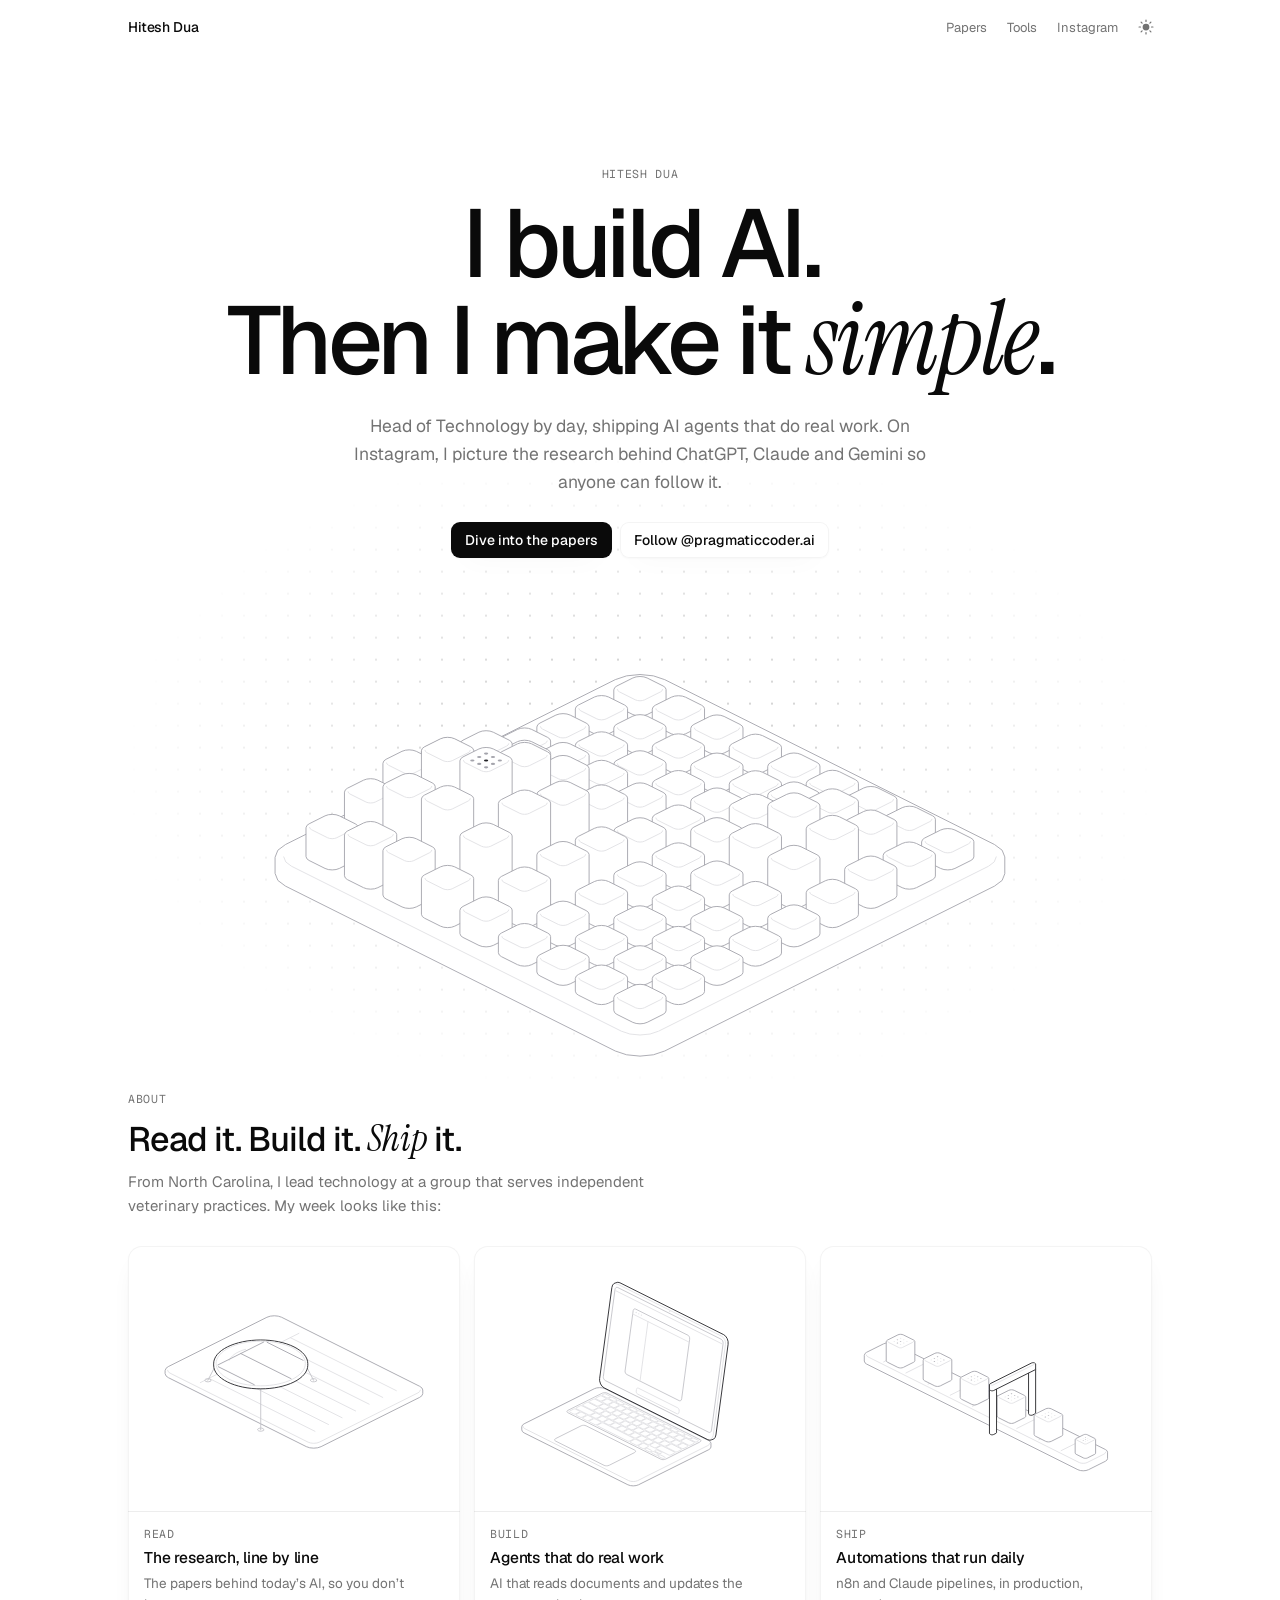
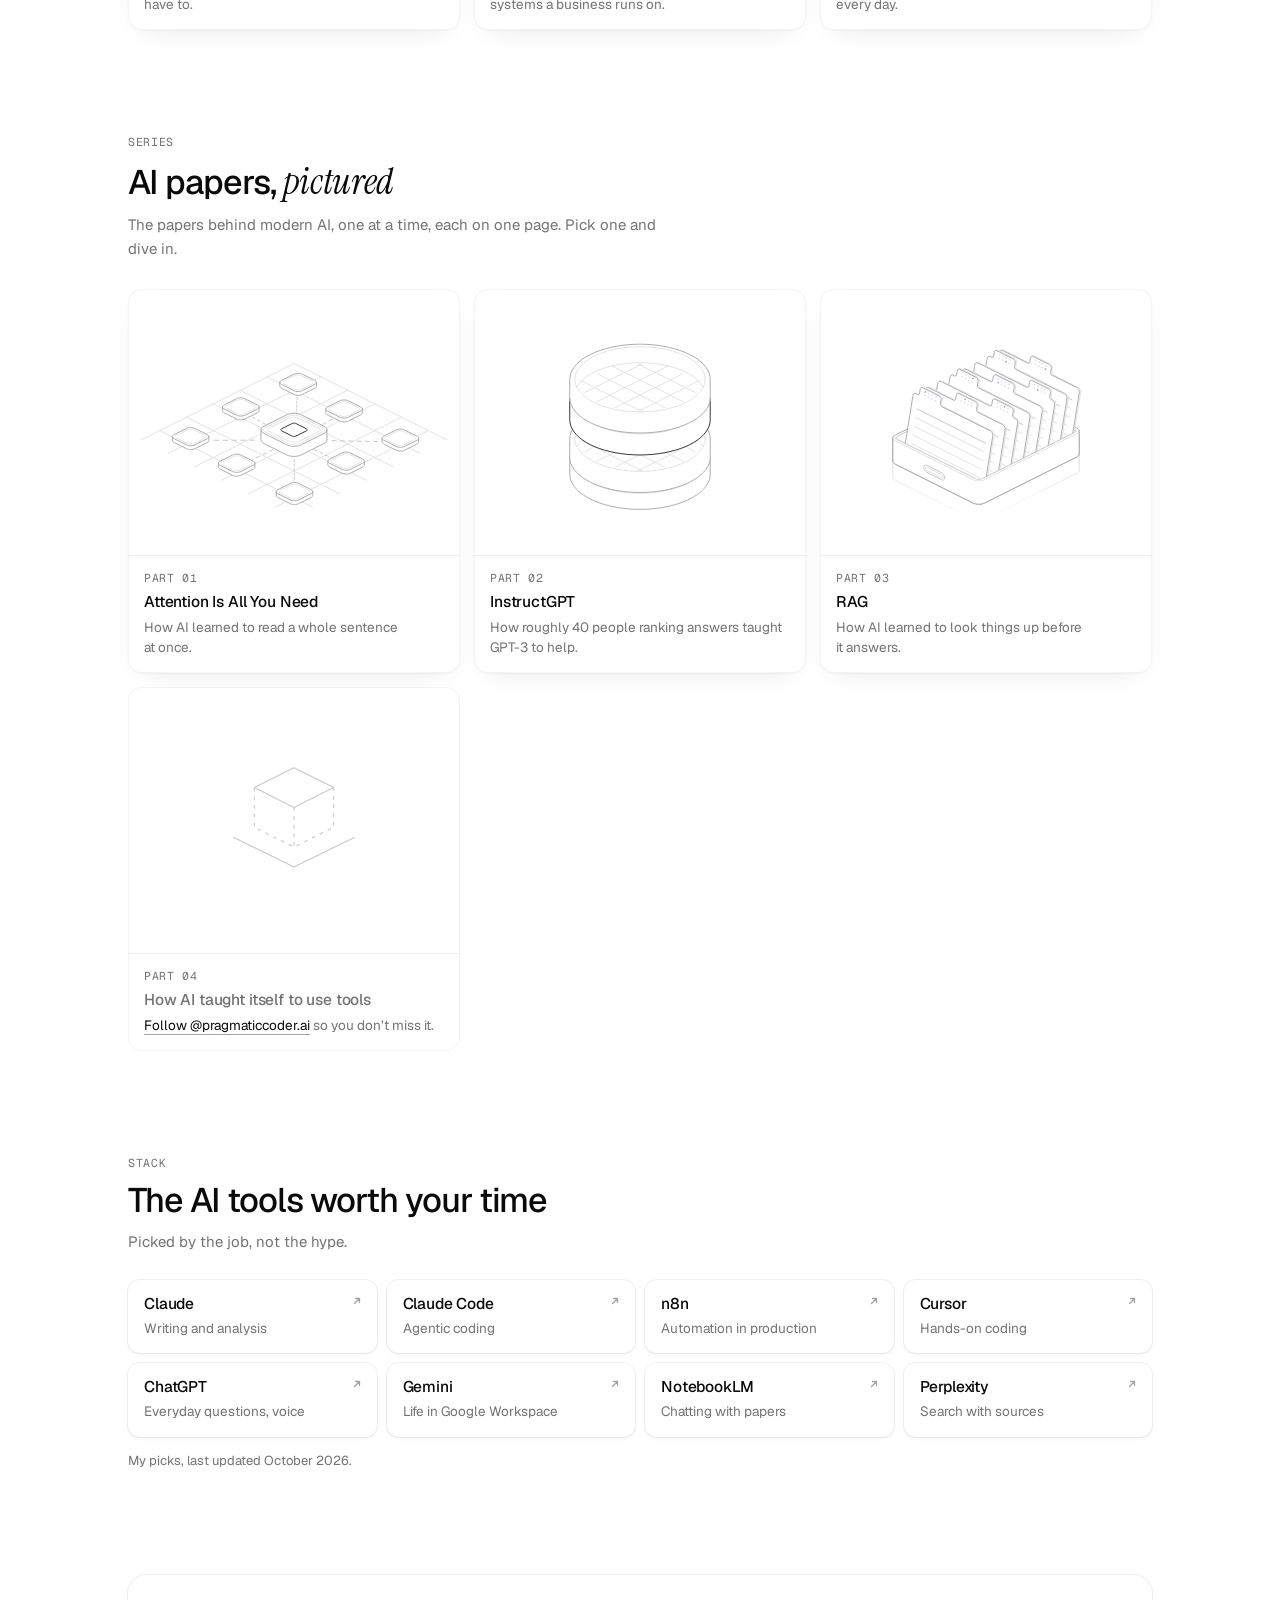
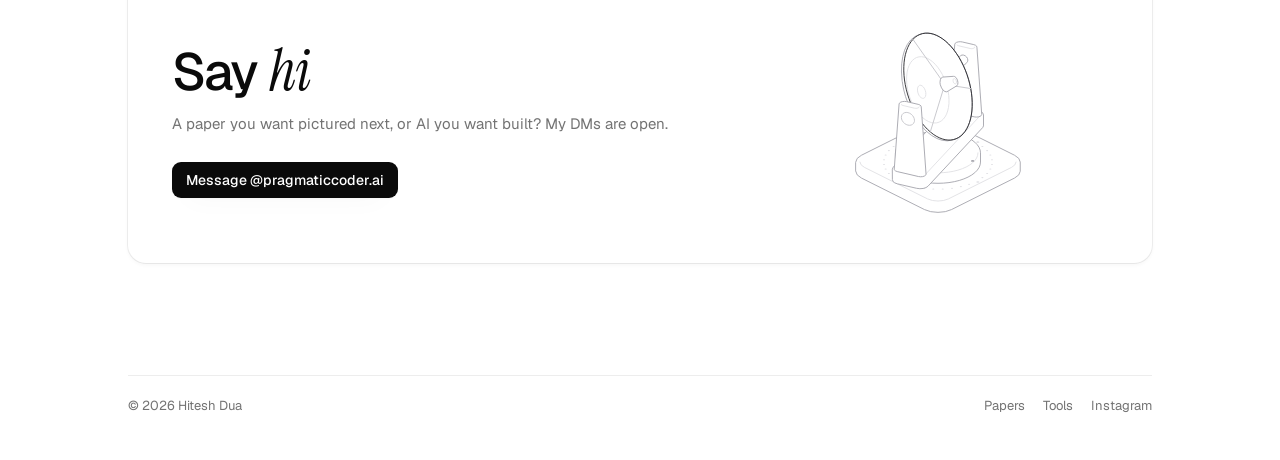
<file: index.html>
<!doctype html>
<html lang="en">
<head>
<meta charset="utf-8">
<script>(function(){var d=document.documentElement,t;try{t=localStorage.getItem('hd-theme')}catch(e){}if(t!=='light'&&t!=='dark')t=window.matchMedia&&matchMedia('(prefers-color-scheme: dark)').matches?'dark':'light';d.setAttribute('data-theme',t);d.className+=' hd-js'})()</script>
<meta name="viewport" content="width=device-width, initial-scale=1, viewport-fit=cover">
<title>Hitesh Dua: I build AI. Then I make it simple.</title>
<meta name="description" content="Hitesh Dua builds AI agents and automation that run in production, and explains the research behind ChatGPT, Claude and Gemini in pictures. Home of AI papers, pictured.">
<link rel="canonical" href="https://hiteshdua.com/">
<meta name="author" content="Hitesh Dua">
<meta name="color-scheme" content="light dark">
<meta name="theme-color" content="#ffffff" media="(prefers-color-scheme: light)">
<meta name="theme-color" content="#08090a" media="(prefers-color-scheme: dark)">
<link rel="icon" href="/assets/favicon.svg" type="image/svg+xml">
<link rel="icon" href="/assets/favicon-32.png" sizes="32x32" type="image/png">
<link rel="apple-touch-icon" href="/assets/apple-touch-icon.png">
<link rel="preload" href="/assets/geist-latin.woff2" as="font" type="font/woff2" crossorigin>
<link rel="stylesheet" href="/assets/site.css?v=ab0dbf3c17">
<link rel="modulepreload" href="/assets/hairline.js">
<meta property="og:type" content="website">
<meta property="og:site_name" content="Hitesh Dua">
<meta property="og:title" content="Hitesh Dua">
<meta property="og:description" content="Hitesh Dua builds AI agents and automation that run in production, and explains the research behind ChatGPT, Claude and Gemini in pictures. Home of AI papers, pictured.">
<meta property="og:url" content="https://hiteshdua.com/">
<meta property="og:image" content="https://hiteshdua.com/assets/og-home.png">
<meta property="og:image:width" content="1200">
<meta property="og:image:height" content="630">
<meta property="og:image:alt" content="Hitesh Dua">
<meta name="twitter:card" content="summary_large_image">
<script type="application/ld+json">{"@context":"https://schema.org","@type":"Person","name":"Hitesh Dua","url":"https://hiteshdua.com/","jobTitle":"Head of Technology","knowsAbout":["AI agents","Workflow automation","Large language models","Salesforce architecture"],"sameAs":["https://www.instagram.com/pragmaticcoder.ai/"]}</script>
</head>
<body class="hd">
<a class="hd-skip hd-chrome" href="#main">Skip to content</a>
<header class="hd-chrome hd-top">
  <a class="hd-name" href="/">Hitesh Dua</a>
  <nav aria-label="Site">
    <a class="hd-link" href="/papers/">Papers</a>
    <a class="hd-link" href="/#tools">Tools</a>
    <a class="hd-link" href="https://www.instagram.com/pragmaticcoder.ai/" rel="me">Instagram</a>
    <button class="hd-theme" type="button" aria-label="Dark theme" aria-pressed="false" title="Switch to dark">
      <svg viewBox="0 0 24 24" width="18" height="18" aria-hidden="true" focusable="false">
        <mask id="hd-cut"><rect width="24" height="24" fill="#fff"/><circle class="hd-cut" cx="14.3" cy="9.8" r="4.4" fill="#000"/></mask>
        <circle class="hd-orb" cx="12" cy="12" r="4.5" fill="currentColor" mask="url(#hd-cut)"/>
        <path class="hd-rays" d="M12 2.75v1.9M12 19.35v1.9M2.75 12h1.9M19.35 12h1.9M5.46 5.46l1.34 1.34M17.2 17.2l1.34 1.34M5.46 18.54l1.34-1.34M17.2 6.8l1.34-1.34" fill="none" stroke="currentColor" stroke-width="1.6" stroke-linecap="round"/>
      </svg>
    </button>
  </nav>
</header>
<main id="main">
  <section class="hd-wrap hd-hero is-home hd-rise" aria-labelledby="hd-hello">
    <p class="hd-label" style="--i:0">Hitesh Dua</p>
    <h1 class="hd-title is-xl" id="hd-hello" style="--i:1">I build AI.<br>Then I make it <em>simple</em>.</h1>
    <p class="hd-sub" style="--i:2">Head of Technology by day, shipping AI agents that do real work. On Instagram, I picture the research behind ChatGPT, Claude and Gemini so anyone can follow it.</p>
    <div class="hd-actions" style="--i:3">
      <a class="hd-btn is-primary" href="/papers/">Dive into the papers</a>
      <a class="hd-btn" href="https://www.instagram.com/pragmaticcoder.ai/" rel="me">Follow @pragmaticcoder.ai</a>
    </div>
  </section>
  <div class="hd-stage hd-rise"><div style="--i:4"><div class="hd-fig" data-figure="terrain" data-play data-intensity="0.85" aria-label="A field of eighty-one pillars on a plinth; they rise in a wave around the pointer"></div></div></div>

  <section class="hd-wrap hd-sec" id="about" aria-labelledby="hd-about">
    <div class="hd-sec-head hd-reveal">
      <p class="hd-label">About</p>
      <h2 class="hd-h2" id="hd-about">Read it. Build it. <em>Ship</em> it.</h2>
      <p class="hd-lede">From North Carolina, I lead technology at a group that serves independent veterinary practices. My week looks like this:</p>
    </div>
    <ul class="hd-tiles">
      <li class="hd-reveal" style="--d:0"><div class="hd-tilecard">
        <span class="hd-tilestage"><div class="hd-fig" data-figure="loupe" data-play aria-label="A loupe on a stand; the fine lines of a sheet pass enlarged under the glass"></div></span>
        <span class="hd-tilefoot">
          <span class="hd-label">Read</span>
          <span class="hd-tilename">The research, line by line</span>
          <span class="hd-tiletext">The papers behind today’s AI, so you don’t have to.</span>
        </span>
      </div></li>
      <li class="hd-reveal" style="--d:1"><div class="hd-tilecard">
        <span class="hd-tilestage"><div class="hd-fig" data-figure="laptop" data-play aria-label="A thin laptop whose lid opens with the pointer&#39;s height"></div></span>
        <span class="hd-tilefoot">
          <span class="hd-label">Build</span>
          <span class="hd-tilename">Agents that do real work</span>
          <span class="hd-tiletext">AI that reads documents and updates the systems a business runs on.</span>
        </span>
      </div></li>
      <li class="hd-reveal" style="--d:2"><div class="hd-tilecard">
        <span class="hd-tilestage"><div class="hd-fig" data-figure="slow" data-play aria-label="Crates riding a belt through a gate; hovering slows the clock"></div></span>
        <span class="hd-tilefoot">
          <span class="hd-label">Ship</span>
          <span class="hd-tilename">Automations that run daily</span>
          <span class="hd-tiletext">n8n and Claude pipelines, in production, every day.</span>
        </span>
      </div></li>
    </ul>
  </section>

  <section class="hd-wrap hd-sec" id="papers" aria-labelledby="hd-papers">
    <div class="hd-sec-head hd-reveal">
      <p class="hd-label">Series</p>
      <h2 class="hd-h2" id="hd-papers">AI papers, <em>pictured</em></h2>
      <p class="hd-lede">The papers behind modern AI, one at a time, each on one page. Pick one and dive in.</p>
    </div>
    <ol class="hd-tiles">
      <li class="hd-reveal" style="--d:0"><a class="hd-tilecard" href="/papers/attention-is-all-you-need">
        <span class="hd-tilestage"><div class="hd-fig" data-figure="hub" data-play aria-label="A hub with eight tiles on dashed links; the tile under the pointer rises and its link turns solid, as a word leans on the words that matter"></div></span>
        <span class="hd-tilefoot">
          <span class="hd-label">Part 01</span>
          <span class="hd-tilename">Attention Is All You Need</span>
          <span class="hd-tiletext">How AI learned to read a whole sentence at once.</span>
        </span>
      </a></li>
      <li class="hd-reveal" style="--d:1"><a class="hd-tilecard" href="/papers/instructgpt">
        <span class="hd-tilestage"><div class="hd-fig" data-figure="sieve" data-play aria-label="Three test sieves stacked over a pan, one for each training step; the pointer lifts one clear of the stack"></div></span>
        <span class="hd-tilefoot">
          <span class="hd-label">Part 02</span>
          <span class="hd-tilename">InstructGPT</span>
          <span class="hd-tiletext">How roughly 40 people ranking answers taught GPT-3 to help.</span>
        </span>
      </a></li>
      <li class="hd-reveal" style="--d:2"><a class="hd-tilecard" href="/papers/rag">
        <span class="hd-tilestage"><div class="hd-fig" data-figure="riffle" data-play aria-label="A tray of eight index cards; the pointer pulls one out, the way the retriever pulls the card that answers your question"></div></span>
        <span class="hd-tilefoot">
          <span class="hd-label">Part 03</span>
          <span class="hd-tilename">RAG</span>
          <span class="hd-tiletext">How AI learned to look things up before it answers.</span>
        </span>
      </a></li>
      <li class="hd-reveal" style="--d:3"><div class="hd-tilecard is-planned">
        <span class="hd-tilestage"><svg class="hd-ghost" viewBox="0 0 150 120" aria-hidden="true" focusable="false">
  <path d="M75,18 L107,34 L75,50 L43,34 Z"/><path class="dash" d="M43,34 V66 L75,82 L107,66 V34 M75,50 V82"/>
  <path d="M26,74 L75,98 L124,74"/></svg></span>
        <span class="hd-tilefoot">
          <span class="hd-label">Part 04</span>
          <span class="hd-tilename">How AI taught itself to use tools</span>
          <span class="hd-tiletext"><a class="hd-more" href="https://www.instagram.com/pragmaticcoder.ai/" rel="me">Follow @pragmaticcoder.ai</a> so you don’t miss it.</span>
        </span>
      </div></li>
    </ol>
  </section>

  <section class="hd-wrap hd-sec" id="tools" aria-labelledby="hd-tools">
    <div class="hd-sec-head hd-reveal">
      <p class="hd-label">Stack</p>
      <h2 class="hd-h2" id="hd-tools">The AI tools worth your time</h2>
      <p class="hd-lede">Picked by the job, not the hype.</p>
    </div>
    <ul class="hd-stack">
      <li class="hd-reveal" style="--d:0"><a class="hd-stackitem" href="https://claude.ai"><span class="hd-tilename">Claude</span><span class="hd-tiletext">Writing and analysis</span><svg class="hd-arrow" viewBox="0 0 12 12" width="12" height="12" aria-hidden="true" focusable="false"><path d="M3.5 8.5l5-5M4.6 3.5h3.9v3.9" fill="none" stroke="currentColor" stroke-width="1.3" stroke-linecap="round" stroke-linejoin="round"/></svg></a></li>
      <li class="hd-reveal" style="--d:1"><a class="hd-stackitem" href="https://docs.claude.com/en/docs/claude-code/overview"><span class="hd-tilename">Claude Code</span><span class="hd-tiletext">Agentic coding</span><svg class="hd-arrow" viewBox="0 0 12 12" width="12" height="12" aria-hidden="true" focusable="false"><path d="M3.5 8.5l5-5M4.6 3.5h3.9v3.9" fill="none" stroke="currentColor" stroke-width="1.3" stroke-linecap="round" stroke-linejoin="round"/></svg></a></li>
      <li class="hd-reveal" style="--d:2"><a class="hd-stackitem" href="https://n8n.io"><span class="hd-tilename">n8n</span><span class="hd-tiletext">Automation in production</span><svg class="hd-arrow" viewBox="0 0 12 12" width="12" height="12" aria-hidden="true" focusable="false"><path d="M3.5 8.5l5-5M4.6 3.5h3.9v3.9" fill="none" stroke="currentColor" stroke-width="1.3" stroke-linecap="round" stroke-linejoin="round"/></svg></a></li>
      <li class="hd-reveal" style="--d:3"><a class="hd-stackitem" href="https://cursor.com"><span class="hd-tilename">Cursor</span><span class="hd-tiletext">Hands-on coding</span><svg class="hd-arrow" viewBox="0 0 12 12" width="12" height="12" aria-hidden="true" focusable="false"><path d="M3.5 8.5l5-5M4.6 3.5h3.9v3.9" fill="none" stroke="currentColor" stroke-width="1.3" stroke-linecap="round" stroke-linejoin="round"/></svg></a></li>
      <li class="hd-reveal" style="--d:0"><a class="hd-stackitem" href="https://chatgpt.com"><span class="hd-tilename">ChatGPT</span><span class="hd-tiletext">Everyday questions, voice</span><svg class="hd-arrow" viewBox="0 0 12 12" width="12" height="12" aria-hidden="true" focusable="false"><path d="M3.5 8.5l5-5M4.6 3.5h3.9v3.9" fill="none" stroke="currentColor" stroke-width="1.3" stroke-linecap="round" stroke-linejoin="round"/></svg></a></li>
      <li class="hd-reveal" style="--d:1"><a class="hd-stackitem" href="https://gemini.google.com"><span class="hd-tilename">Gemini</span><span class="hd-tiletext">Life in Google Workspace</span><svg class="hd-arrow" viewBox="0 0 12 12" width="12" height="12" aria-hidden="true" focusable="false"><path d="M3.5 8.5l5-5M4.6 3.5h3.9v3.9" fill="none" stroke="currentColor" stroke-width="1.3" stroke-linecap="round" stroke-linejoin="round"/></svg></a></li>
      <li class="hd-reveal" style="--d:2"><a class="hd-stackitem" href="https://notebooklm.google.com"><span class="hd-tilename">NotebookLM</span><span class="hd-tiletext">Chatting with papers</span><svg class="hd-arrow" viewBox="0 0 12 12" width="12" height="12" aria-hidden="true" focusable="false"><path d="M3.5 8.5l5-5M4.6 3.5h3.9v3.9" fill="none" stroke="currentColor" stroke-width="1.3" stroke-linecap="round" stroke-linejoin="round"/></svg></a></li>
      <li class="hd-reveal" style="--d:3"><a class="hd-stackitem" href="https://www.perplexity.ai"><span class="hd-tilename">Perplexity</span><span class="hd-tiletext">Search with sources</span><svg class="hd-arrow" viewBox="0 0 12 12" width="12" height="12" aria-hidden="true" focusable="false"><path d="M3.5 8.5l5-5M4.6 3.5h3.9v3.9" fill="none" stroke="currentColor" stroke-width="1.3" stroke-linecap="round" stroke-linejoin="round"/></svg></a></li>
    </ul>
    <p class="hd-note hd-reveal">My picks, last updated October 2026.</p>
  </section>

  <section class="hd-wrap hd-sec" id="hi" aria-labelledby="hd-hi">
    <div class="hd-hi hd-reveal">
      <div>
        <h2 class="hd-h2 is-lg" id="hd-hi">Say <em>hi</em></h2>
        <p class="hd-lede">A paper you want pictured next, or AI you want built? My DMs are open.</p>
        <div class="hd-actions"><a class="hd-btn is-primary" href="https://ig.me/m/pragmaticcoder.ai">Message @pragmaticcoder.ai</a></div>
      </div>
      <div class="hd-fig" data-figure="dish" data-play aria-label="A satellite dish on a gimbal that turns to follow the pointer"></div>
    </div>
  </section>
</main>
<footer class="hd-chrome hd-wrap"><div class="hd-foot">
  <p>© 2026 Hitesh Dua</p>
  <nav aria-label="Footer"><a href="/papers/">Papers</a><a href="/#tools">Tools</a><a href="https://www.instagram.com/pragmaticcoder.ai/" rel="me">Instagram</a></nav>
</div></footer>
<script type="module" src="/assets/site.js?v=6c9a8e691f704444bb9d"></script>
</body>
</html>
</file>
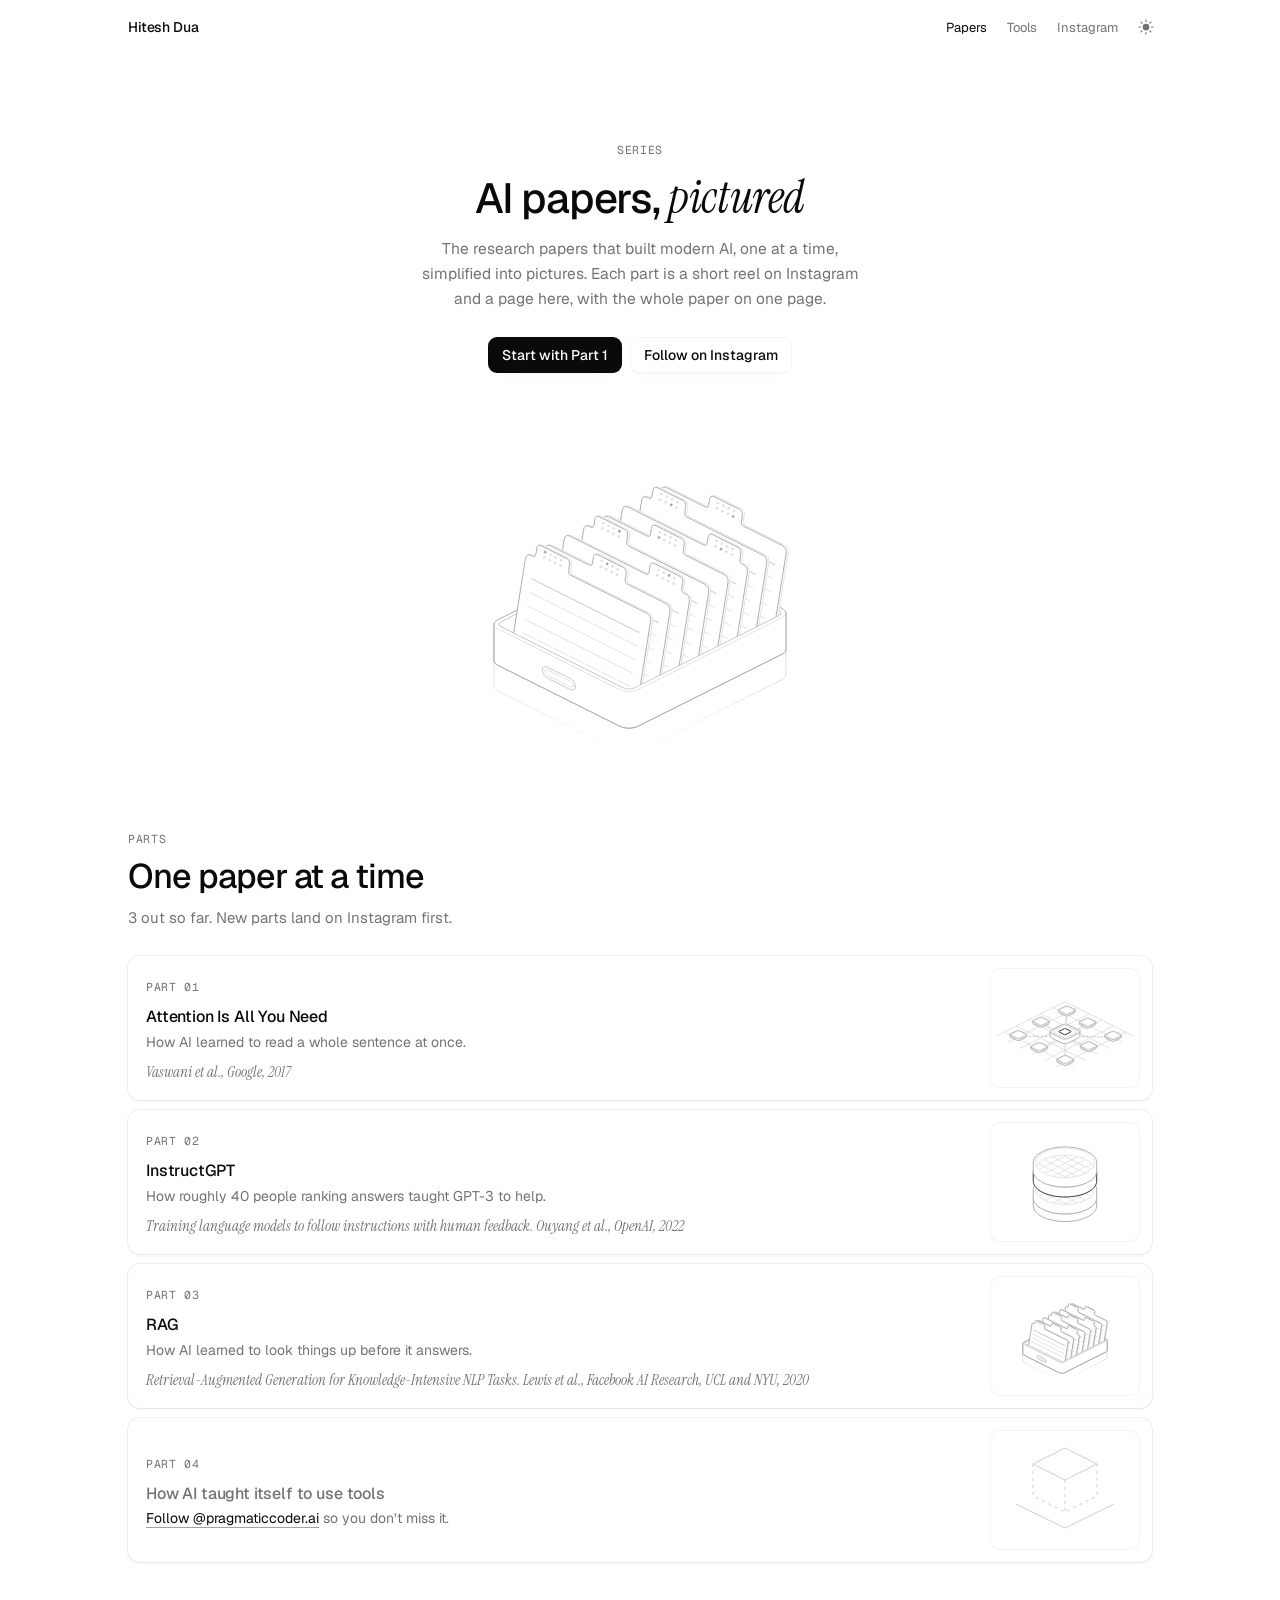
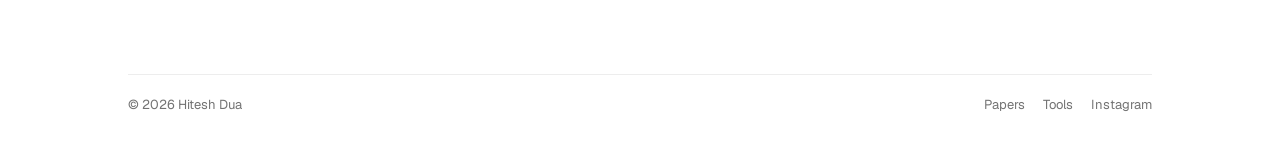
<file: papers/index.html>
<!doctype html>
<html lang="en">
<head>
<meta charset="utf-8">
<script>(function(){var d=document.documentElement,t;try{t=localStorage.getItem('hd-theme')}catch(e){}if(t!=='light'&&t!=='dark')t=window.matchMedia&&matchMedia('(prefers-color-scheme: dark)').matches?'dark':'light';d.setAttribute('data-theme',t);d.className+=' hd-js'})()</script>
<meta name="viewport" content="width=device-width, initial-scale=1, viewport-fit=cover">
<title>AI papers, pictured: the papers behind modern AI, each on one page | Hitesh Dua</title>
<meta name="description" content="The research papers that built modern AI, one at a time, simplified into pictures. Each part is a reel on Instagram and a page here with the whole paper on one page.">
<link rel="canonical" href="https://hiteshdua.com/papers/">
<meta name="author" content="Hitesh Dua">
<meta name="color-scheme" content="light dark">
<meta name="theme-color" content="#ffffff" media="(prefers-color-scheme: light)">
<meta name="theme-color" content="#08090a" media="(prefers-color-scheme: dark)">
<link rel="icon" href="/assets/favicon.svg" type="image/svg+xml">
<link rel="icon" href="/assets/favicon-32.png" sizes="32x32" type="image/png">
<link rel="apple-touch-icon" href="/assets/apple-touch-icon.png">
<link rel="preload" href="/assets/geist-latin.woff2" as="font" type="font/woff2" crossorigin>
<link rel="stylesheet" href="/assets/site.css?v=ab0dbf3c17">
<link rel="modulepreload" href="/assets/hairline.js">
<meta property="og:type" content="website">
<meta property="og:site_name" content="Hitesh Dua">
<meta property="og:title" content="AI papers, pictured">
<meta property="og:description" content="The research papers that built modern AI, one at a time, simplified into pictures. Each part is a reel on Instagram and a page here with the whole paper on one page.">
<meta property="og:url" content="https://hiteshdua.com/papers/">
<meta property="og:image" content="https://hiteshdua.com/assets/og-papers.png">
<meta property="og:image:width" content="1200">
<meta property="og:image:height" content="630">
<meta property="og:image:alt" content="AI papers, pictured">
<meta name="twitter:card" content="summary_large_image">
<script type="application/ld+json">{"@context":"https://schema.org","@type":"CollectionPage","name":"AI papers, pictured","url":"https://hiteshdua.com/papers/","author":{"@type":"Person","name":"Hitesh Dua","url":"https://hiteshdua.com/"},"hasPart":[{"@type":"Article","headline":"Attention Is All You Need, explained in pictures","url":"https://hiteshdua.com/papers/attention-is-all-you-need"},{"@type":"Article","headline":"InstructGPT on one page: the paper behind ChatGPT, explained","url":"https://hiteshdua.com/papers/instructgpt"},{"@type":"Article","headline":"RAG, explained in pictures: how AI learned to look it up before it answers","url":"https://hiteshdua.com/papers/rag"}]}</script>
</head>
<body class="hd">
<a class="hd-skip hd-chrome" href="#main">Skip to content</a>
<header class="hd-chrome hd-top">
  <a class="hd-name" href="/">Hitesh Dua</a>
  <nav aria-label="Site">
    <a class="hd-link" href="/papers/" aria-current="page">Papers</a>
    <a class="hd-link" href="/#tools">Tools</a>
    <a class="hd-link" href="https://www.instagram.com/pragmaticcoder.ai/" rel="me">Instagram</a>
    <button class="hd-theme" type="button" aria-label="Dark theme" aria-pressed="false" title="Switch to dark">
      <svg viewBox="0 0 24 24" width="18" height="18" aria-hidden="true" focusable="false">
        <mask id="hd-cut"><rect width="24" height="24" fill="#fff"/><circle class="hd-cut" cx="14.3" cy="9.8" r="4.4" fill="#000"/></mask>
        <circle class="hd-orb" cx="12" cy="12" r="4.5" fill="currentColor" mask="url(#hd-cut)"/>
        <path class="hd-rays" d="M12 2.75v1.9M12 19.35v1.9M2.75 12h1.9M19.35 12h1.9M5.46 5.46l1.34 1.34M17.2 17.2l1.34 1.34M5.46 18.54l1.34-1.34M17.2 6.8l1.34-1.34" fill="none" stroke="currentColor" stroke-width="1.6" stroke-linecap="round"/>
      </svg>
    </button>
  </nav>
</header>
<main id="main">
  <section class="hd-wrap hd-hero hd-rise" aria-labelledby="hd-title">
    <p class="hd-label" style="--i:0">Series</p>
    <h1 class="hd-title" id="hd-title" style="--i:1">AI papers, <em>pictured</em></h1>
    <p class="hd-sub" style="--i:2">The research papers that built modern AI, one at a time, simplified into pictures. Each part is a
      short reel on Instagram and a page here, with the whole paper on one page.</p>
    <div class="hd-actions" style="--i:3">
      <a class="hd-btn is-primary" href="/papers/attention-is-all-you-need">Start with Part 1</a>
      <a class="hd-btn" href="https://www.instagram.com/pragmaticcoder.ai/" rel="me">Follow on Instagram</a>
    </div>
    <div class="hd-art" style="--i:4"><div class="hd-fig" data-figure="riffle" data-play aria-label="A tray of eight cards, like papers in a file; the card under the pointer stands up, and the arrow keys walk them"></div></div>
  </section>
  <section class="hd-wrap hd-sec" aria-labelledby="hd-parts">
    <div class="hd-sec-head hd-reveal">
      <p class="hd-label">Parts</p>
      <h2 class="hd-h2" id="hd-parts">One paper at a time</h2>
      <p class="hd-lede">3 out so far. New parts land on Instagram first.</p>
    </div>
    <ol class="hd-rows">
      <li class="hd-reveal" style="--d:0"><a class="hd-row" href="/papers/attention-is-all-you-need">
        <span>
          <span class="hd-label">Part 01</span>
          <span class="hd-row-name">Attention Is All You Need</span>
          <span class="hd-row-text">How AI learned to read a whole sentence at once.</span>
          <span class="hd-row-meta">Vaswani et al., Google, 2017</span>
        </span>
        <span class="hd-row-fig"><div class="hd-fig" data-figure="hub" aria-label="A hub with eight tiles on dashed links; the tile under the pointer rises and its link turns solid, as a word leans on the words that matter"></div></span>
      </a></li>
      <li class="hd-reveal" style="--d:1"><a class="hd-row" href="/papers/instructgpt">
        <span>
          <span class="hd-label">Part 02</span>
          <span class="hd-row-name">InstructGPT</span>
          <span class="hd-row-text">How roughly 40 people ranking answers taught GPT-3 to help.</span>
          <span class="hd-row-meta">Training language models to follow instructions with human feedback. Ouyang et al., OpenAI, 2022</span>
        </span>
        <span class="hd-row-fig"><div class="hd-fig" data-figure="sieve" aria-label="Three test sieves stacked over a pan, one for each training step; the pointer lifts one clear of the stack"></div></span>
      </a></li>
      <li class="hd-reveal" style="--d:2"><a class="hd-row" href="/papers/rag">
        <span>
          <span class="hd-label">Part 03</span>
          <span class="hd-row-name">RAG</span>
          <span class="hd-row-text">How AI learned to look things up before it answers.</span>
          <span class="hd-row-meta">Retrieval-Augmented Generation for Knowledge-Intensive NLP Tasks. Lewis et al., Facebook AI Research, UCL and NYU, 2020</span>
        </span>
        <span class="hd-row-fig"><div class="hd-fig" data-figure="riffle" aria-label="A tray of eight index cards; the pointer pulls one out, the way the retriever pulls the card that answers your question"></div></span>
      </a></li>
      <li class="hd-reveal" style="--d:3"><div class="hd-row is-planned">
        <span>
          <span class="hd-label">Part 04</span>
          <span class="hd-row-name">How AI taught itself to use tools</span>
          <span class="hd-row-text"><a class="hd-more" href="https://www.instagram.com/pragmaticcoder.ai/" rel="me">Follow @pragmaticcoder.ai</a> so you don’t miss it.</span>
        </span>
        <span class="hd-row-fig"><svg class="hd-ghost" viewBox="0 0 150 120" aria-hidden="true" focusable="false">
  <path d="M75,18 L107,34 L75,50 L43,34 Z"/><path class="dash" d="M43,34 V66 L75,82 L107,66 V34 M75,50 V82"/>
  <path d="M26,74 L75,98 L124,74"/></svg></span>
      </div></li>
    </ol>
  </section>
</main>
<footer class="hd-chrome hd-wrap"><div class="hd-foot">
  <p>© 2026 Hitesh Dua</p>
  <nav aria-label="Footer"><a href="/papers/">Papers</a><a href="/#tools">Tools</a><a href="https://www.instagram.com/pragmaticcoder.ai/" rel="me">Instagram</a></nav>
</div></footer>
<script type="module" src="/assets/site.js?v=6c9a8e691f704444bb9d"></script>
</body>
</html>
</file>
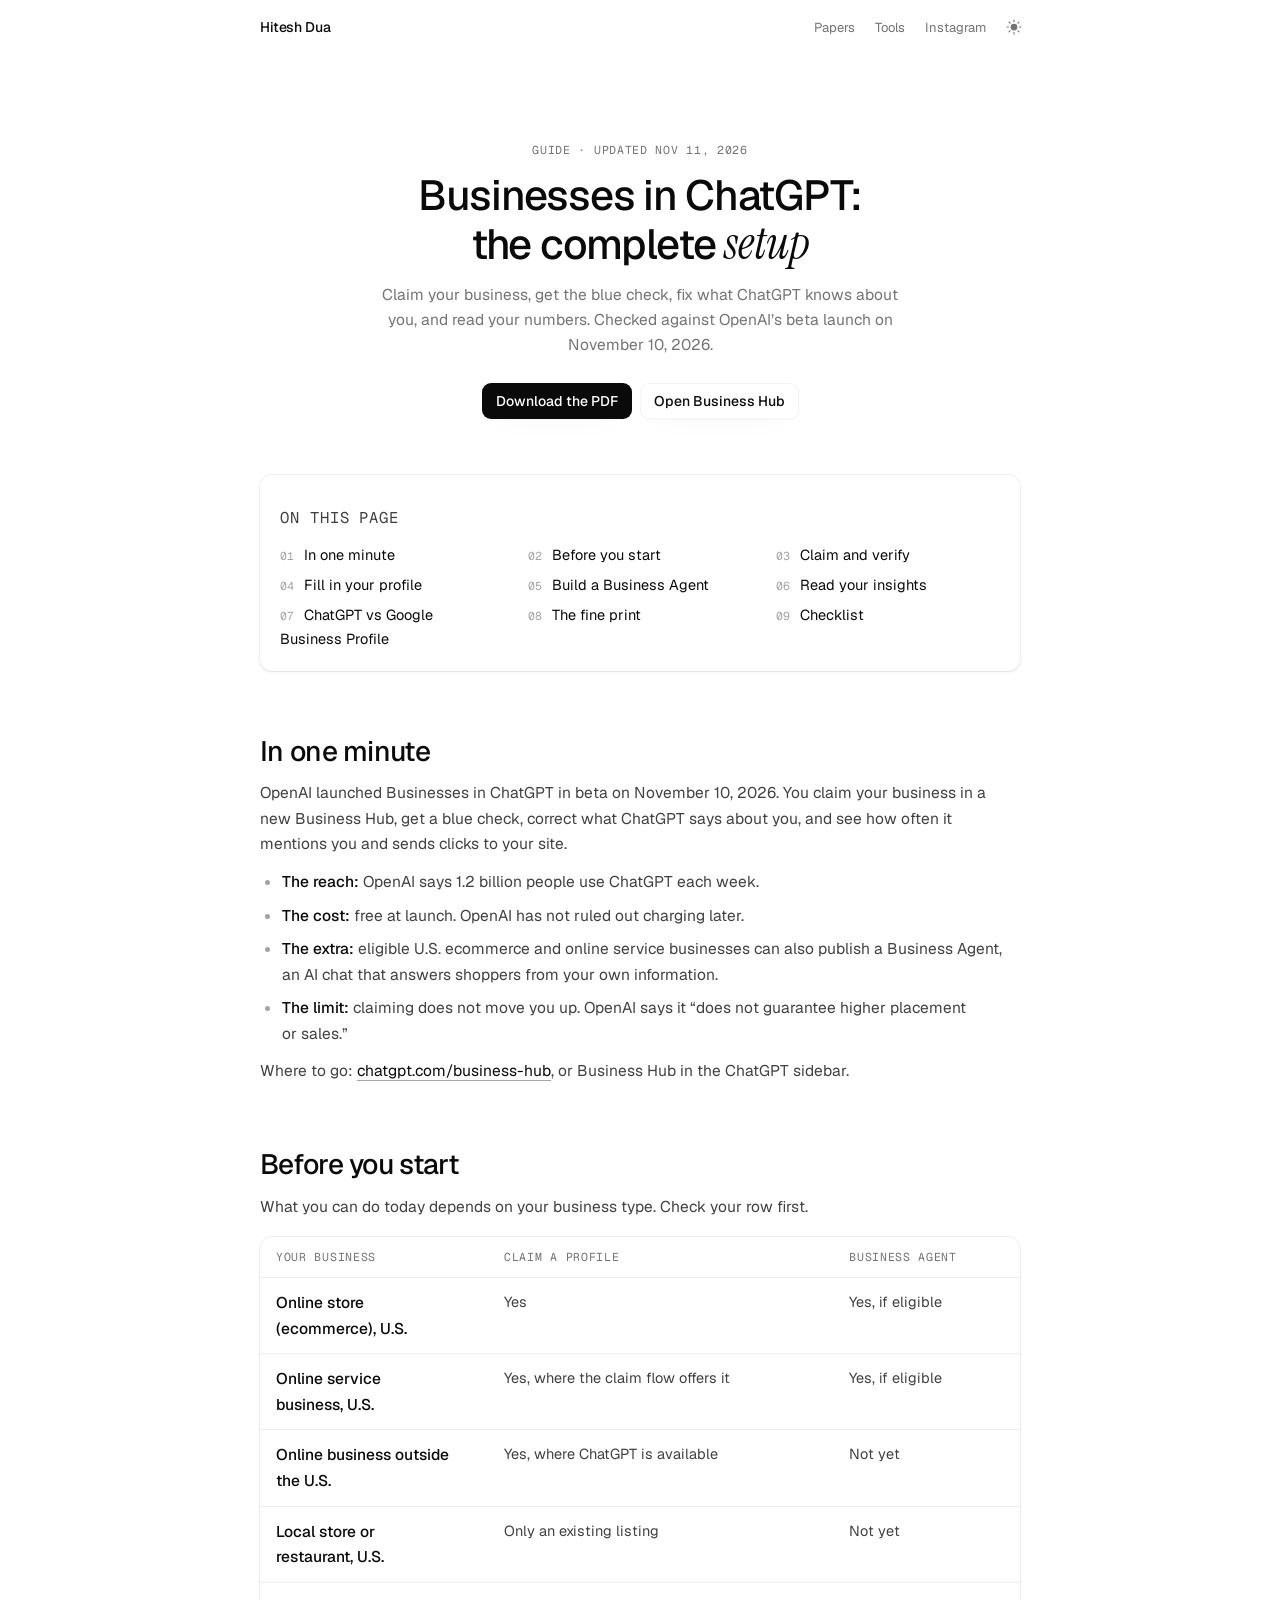
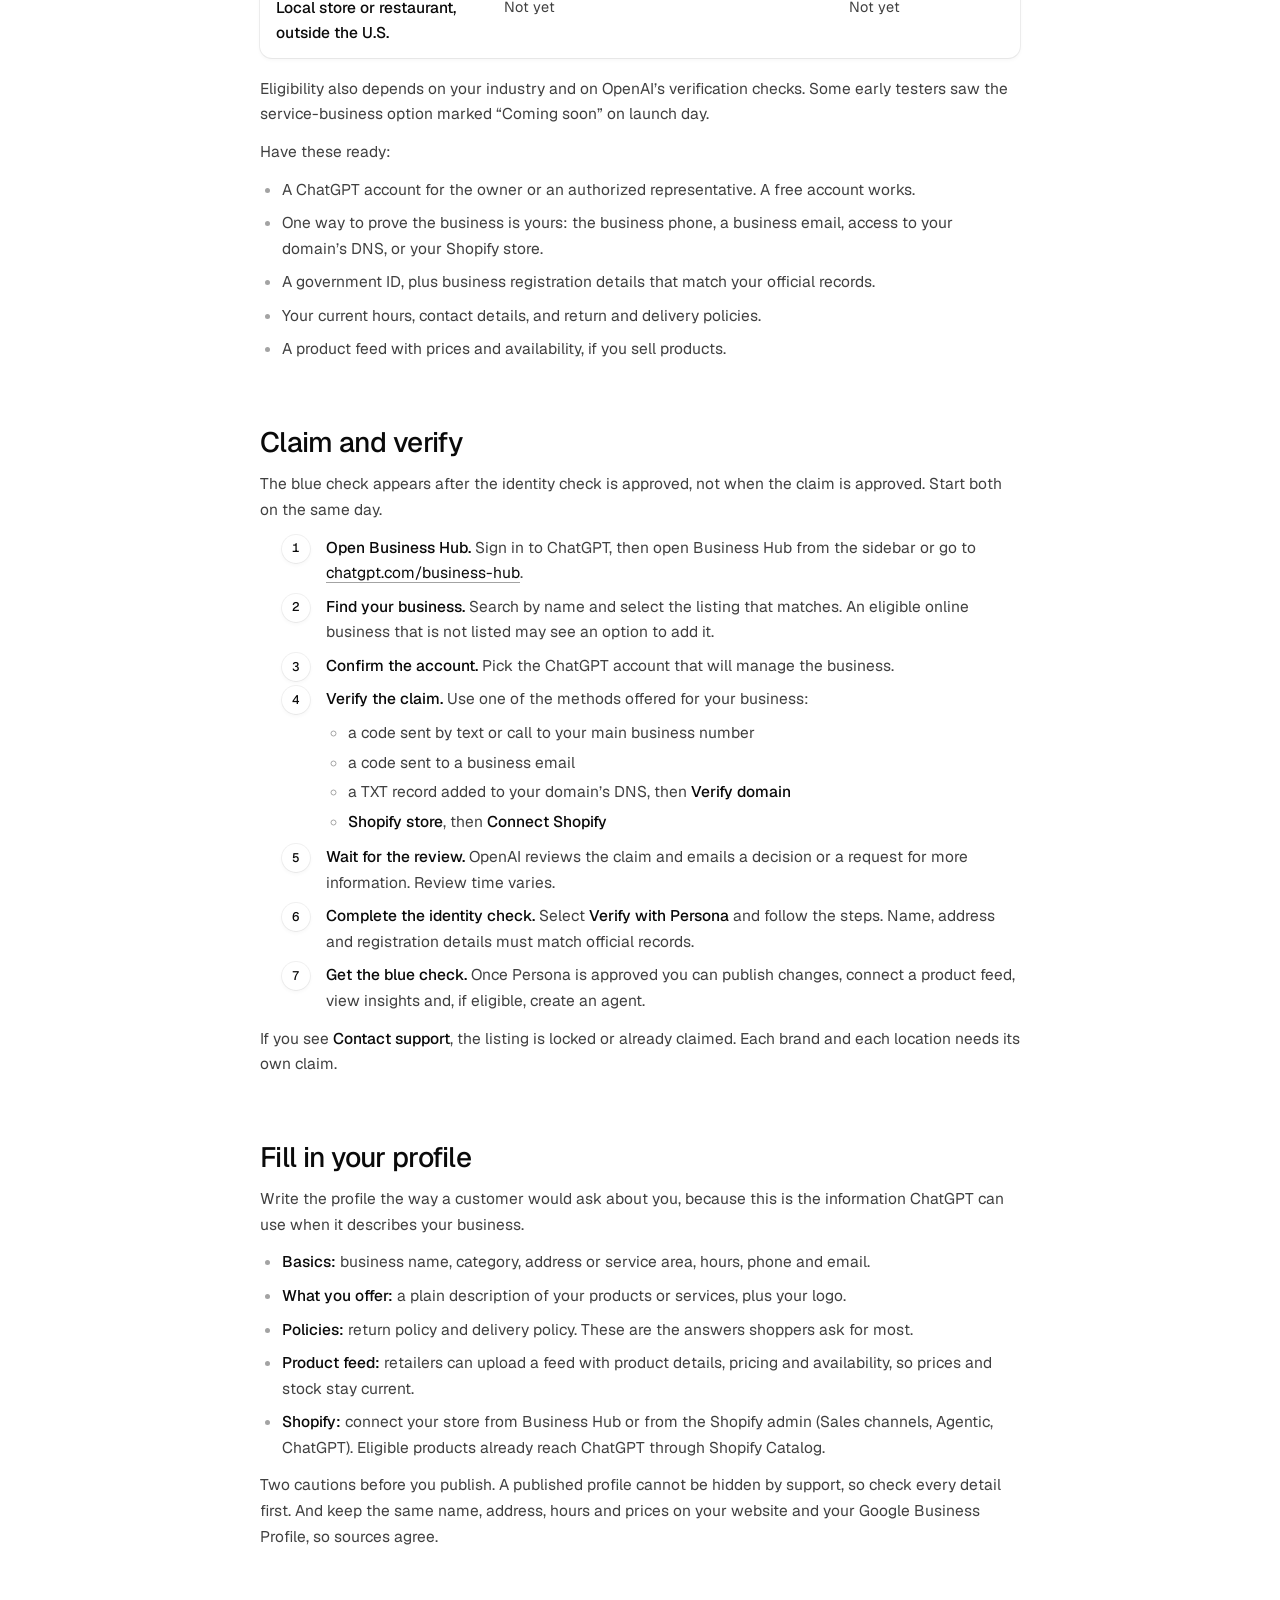
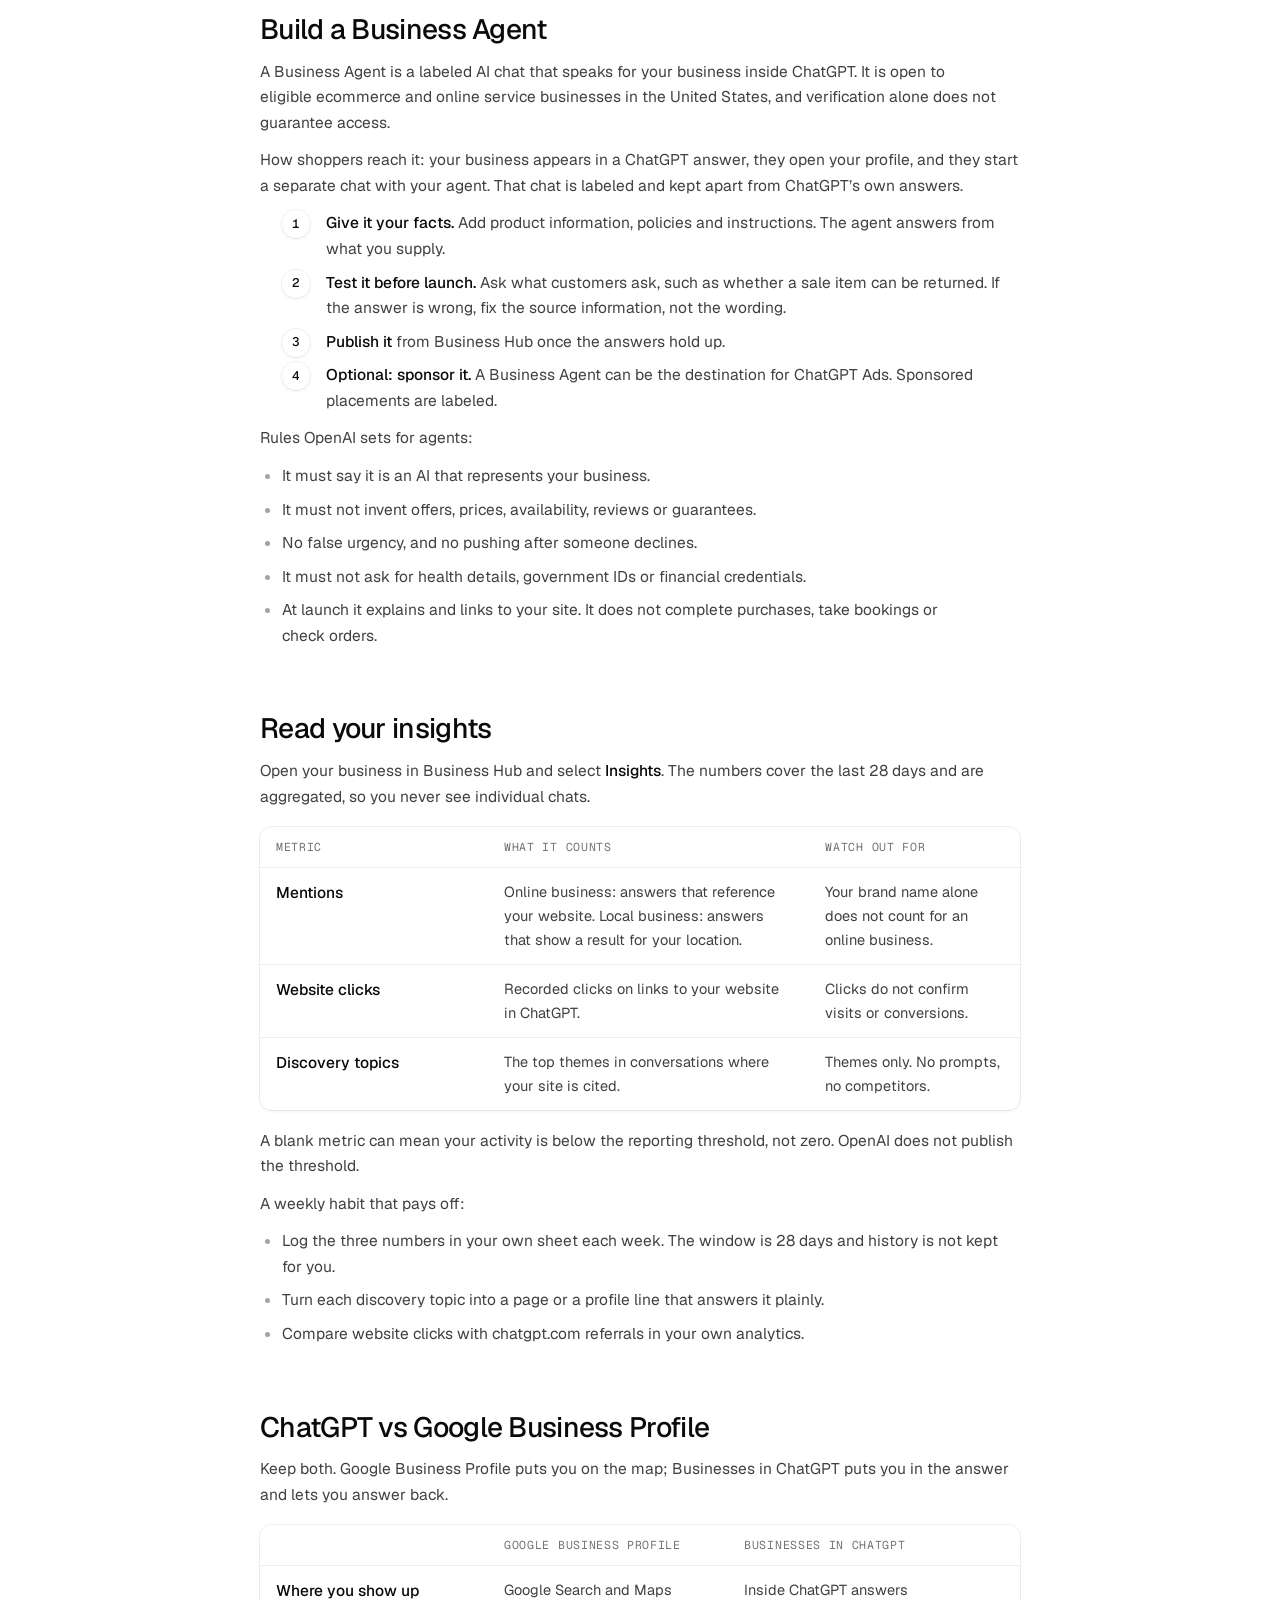
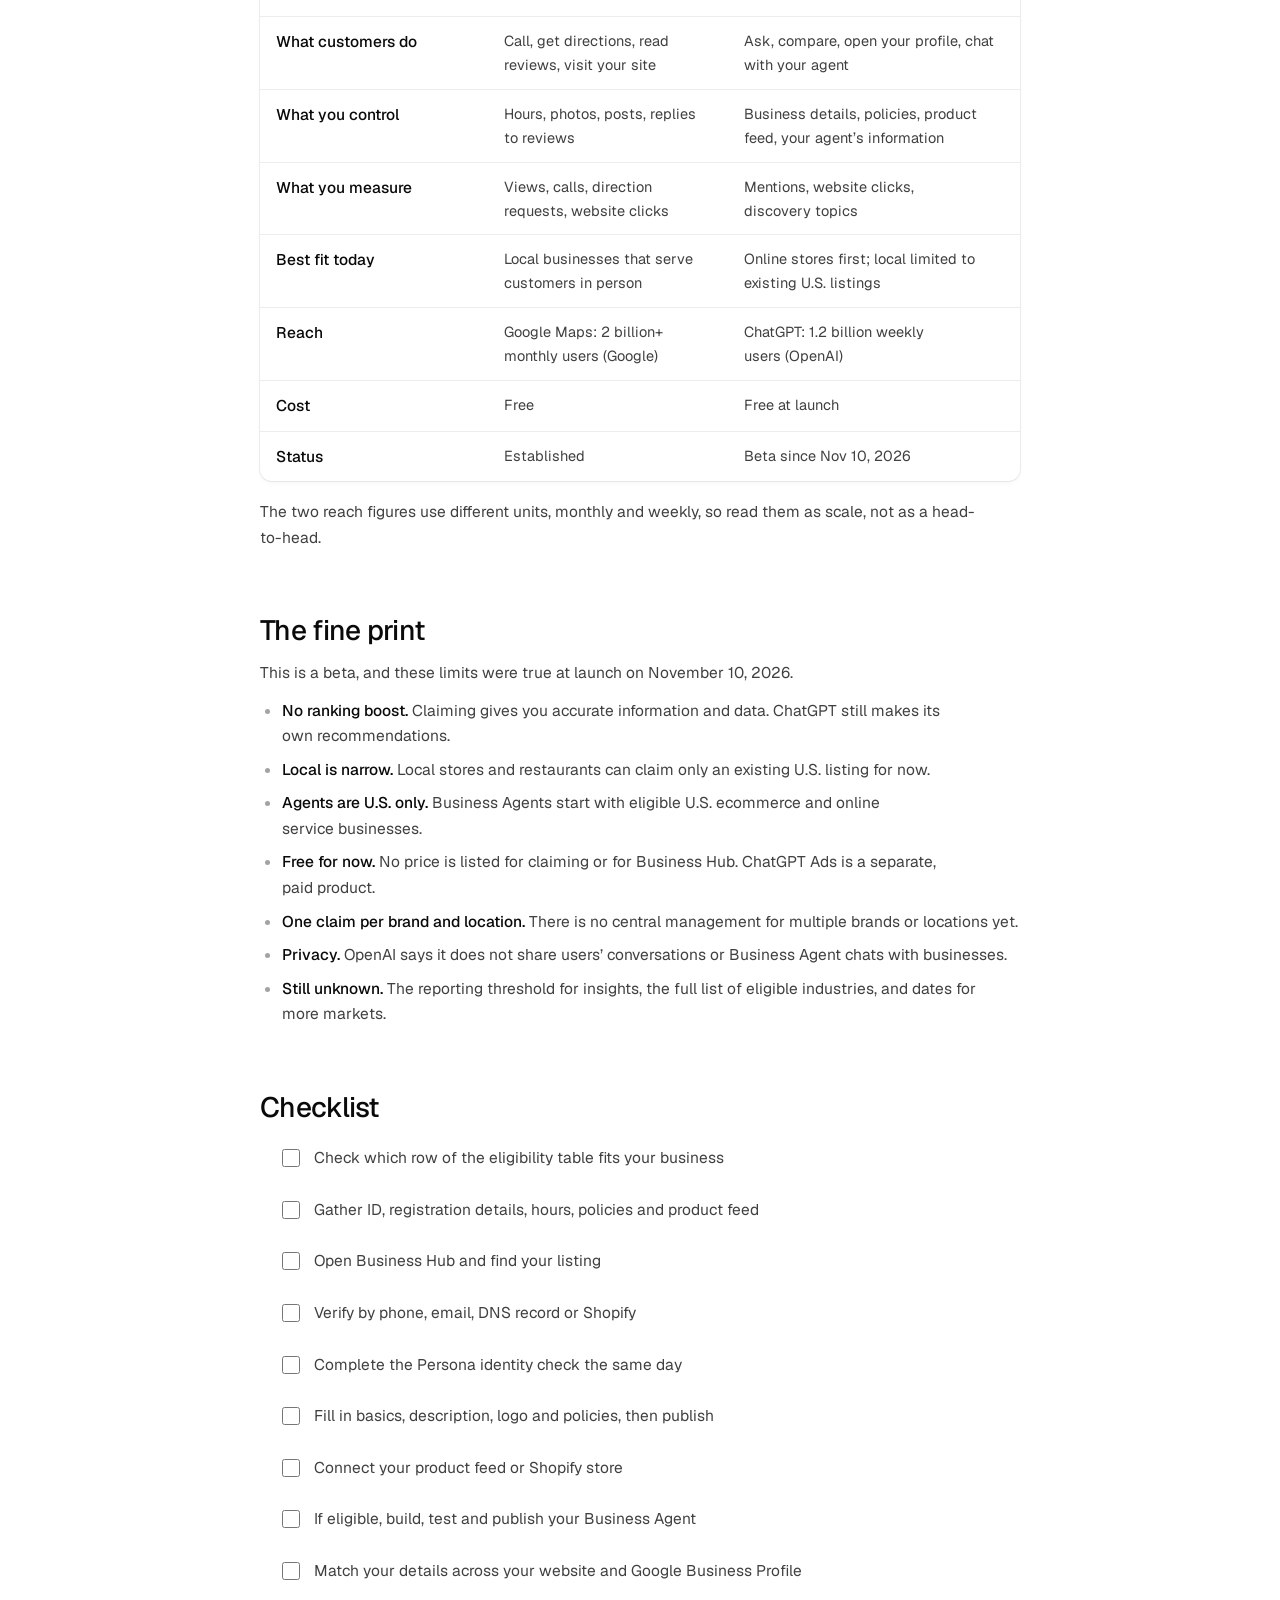
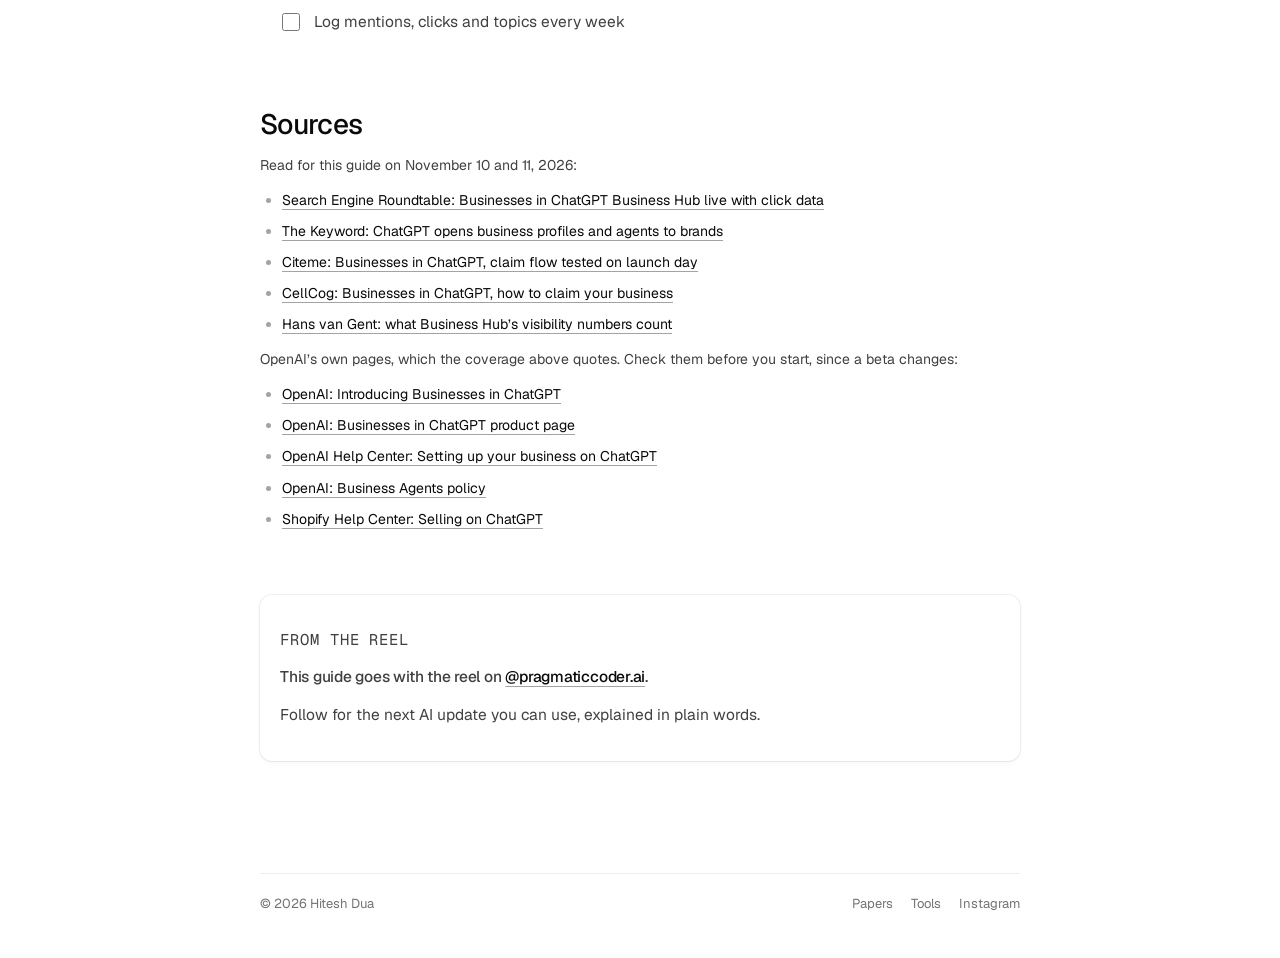
<file: guides/chatgpt-business-setup.html>
<!doctype html>
<html lang="en">
<head>
<meta charset="utf-8">
<script>(function(){var d=document.documentElement,t;try{t=localStorage.getItem('hd-theme')}catch(e){}if(t!=='light'&&t!=='dark')t=window.matchMedia&&matchMedia('(prefers-color-scheme: dark)').matches?'dark':'light';d.setAttribute('data-theme',t);d.className+=' hd-js'})()</script>
<meta name="viewport" content="width=device-width, initial-scale=1, viewport-fit=cover">
<title>Businesses in ChatGPT: the complete setup guide | Hitesh Dua</title>
<meta name="description" content="How to claim your business in ChatGPT’s Business Hub, step by step: who is eligible, how to verify and get the blue check, what to fill in, how Business Agents and insights work, and how it compares with Google Business Profile.">
<link rel="canonical" href="https://hiteshdua.com/guides/chatgpt-business-setup">
<meta name="author" content="Hitesh Dua">
<meta name="color-scheme" content="light dark">
<meta name="theme-color" content="#ffffff" media="(prefers-color-scheme: light)">
<meta name="theme-color" content="#08090a" media="(prefers-color-scheme: dark)">
<link rel="icon" href="/assets/favicon.svg" type="image/svg+xml">
<link rel="icon" href="/assets/favicon-32.png" sizes="32x32" type="image/png">
<link rel="apple-touch-icon" href="/assets/apple-touch-icon.png">
<link rel="preload" href="/assets/geist-latin.woff2" as="font" type="font/woff2" crossorigin>
<link rel="stylesheet" href="/assets/site.css?v=ab0dbf3c17">
<link rel="modulepreload" href="/assets/hairline.js">
<meta property="og:type" content="article">
<meta property="og:site_name" content="Hitesh Dua">
<meta property="og:title" content="Businesses in ChatGPT: the complete setup">
<meta property="og:description" content="How to claim your business in ChatGPT’s Business Hub, step by step: who is eligible, how to verify and get the blue check, what to fill in, how Business Agents and insights work, and how it compares with Google Business Profile.">
<meta property="og:url" content="https://hiteshdua.com/guides/chatgpt-business-setup">
<meta property="og:image" content="https://hiteshdua.com/assets/og-chatgpt-business-setup.png">
<meta property="og:image:width" content="1200">
<meta property="og:image:height" content="630">
<meta property="og:image:alt" content="Businesses in ChatGPT: the complete setup">
<meta name="twitter:card" content="summary_large_image">
<meta property="article:published_time" content="2026-11-11">
<meta property="article:modified_time" content="2026-11-11">
<style>
/* A guide page: the site's own tokens, scoped under .gd so nothing here touches the top bar or footer. */
.gd .hd-title { max-width: 16ch; }
.gd .hd-sub { max-width: 54ch; }
.gd-body { padding-top: clamp(36px, 6vw, 56px); }
.gd-body h2 { margin: clamp(44px, 7vw, 64px) 0 12px; font-size: clamp(22px, 2.8vw, 28px); font-weight: 500; line-height: 1.2;
  letter-spacing: -0.025em; text-wrap: balance; scroll-margin-top: 72px; }
.gd-body p, .gd-body li, .gd-body td, .gd-body th { font-size: 15.5px; line-height: 1.65; color: var(--hd-ink-2); text-wrap: pretty; }
.gd-body p { margin: 12px 0; }
.gd-body strong, .gd-body b { font-weight: 500; color: var(--hd-ink); }
.gd-body a { color: var(--hd-ink); text-decoration: underline; text-decoration-color: var(--hd-faint); text-underline-offset: 4px; }
@media (hover: hover) { .gd-body a:hover { text-decoration-color: currentColor; } }
.gd-body ul, .gd-body ol { display: grid; gap: 8px; margin: 12px 0; padding-left: 22px; }
.gd-body li ul { margin: 8px 0 2px; gap: 4px; }
.gd-body li::marker { color: var(--hd-faint); }

/* contents */
.gd-toc { padding: 18px 20px 20px; }
.gd-toc ol { grid-template-columns: repeat(auto-fill, minmax(220px, 1fr)); gap: 6px 24px; margin: 10px 0 0; counter-reset: gd; padding-left: 0; list-style: none; }
.gd-toc li { counter-increment: gd; font-size: 14.5px; }
.gd-toc li::before { content: counter(gd, decimal-leading-zero); margin-right: 10px; font: 400 11.5px/1 var(--hd-mono); color: var(--hd-faint); }
.gd-toc a { text-decoration-color: transparent; }

/* numbered steps */
.gd-steps { counter-reset: gd-step; padding-left: 0; list-style: none; gap: 14px; }
.gd-steps > li { position: relative; padding-left: 44px; counter-increment: gd-step; }
.gd-steps > li::before { content: counter(gd-step); position: absolute; left: 0; top: 0; display: grid; place-items: center; width: 28px; height: 28px;
  border-radius: 50%; box-shadow: var(--hd-card); background: var(--hd-surface); font: 500 12.5px/1 var(--hd-mono); color: var(--hd-ink); }

/* tables */
.gd-table { margin: 18px 0; overflow-x: auto; -webkit-overflow-scrolling: touch; }
.gd-table table { width: 100%; min-width: 560px; border-collapse: collapse; }
.gd-table th, .gd-table td { padding: 12px 16px; text-align: left; vertical-align: top; }
.gd-table thead th { font: 400 11.5px/1.4 var(--hd-mono); letter-spacing: 0.06em; text-transform: uppercase; color: var(--hd-muted); }
.gd-table tbody tr { border-top: 1px solid var(--hd-line); }
.gd-table tbody th { width: 30%; font-weight: 500; color: var(--hd-ink); }
.gd-table td { font-size: 14.5px; }
.gd-sr { position: absolute; width: 1px; height: 1px; overflow: hidden; clip-path: inset(50%); white-space: nowrap; }

/* checklist */
.gd-check { padding-left: 0; list-style: none; gap: 2px; }
.gd-check label { display: grid; grid-template-columns: 20px minmax(0, 1fr); gap: 12px; align-items: start; padding: 9px 12px; margin-inline: -12px;
  border-radius: 10px; cursor: pointer; }
@media (hover: hover) { .gd-check label:hover { background: var(--hd-ring); } }
.gd-check input { width: 18px; height: 18px; margin: 4px 0 0; accent-color: var(--hd-ink); }
.gd-check input:checked + span { color: var(--hd-faint); text-decoration: line-through; }

/* sources and the closing card */
.gd-src li, .gd-src p { font-size: 14px; }
.gd-end { margin-top: clamp(44px, 7vw, 64px); padding: 20px 20px 22px; }
.gd-end-h { margin: 8px 0 0; font-size: 18px; font-weight: 500; line-height: 1.3; letter-spacing: -0.015em; color: var(--hd-ink); }
.gd-end-p { margin: 6px 0 0; font-size: 14.5px; color: var(--hd-muted); }
.gd-print { display: none; }

/* the PDF is this page, printed */
@media print {
  .gd .hd-actions, .gd-toc, .gd-end { display: none !important; }
  .gd .hd-hero { padding-top: 0; justify-items: start; text-align: left; }
  .gd .hd-title { max-width: none; font-size: 30px; }
  .gd .hd-sub { max-width: none; }
  .gd-print { display: block; margin: 0 0 4px; font: 400 10px/1.4 var(--hd-mono); letter-spacing: 0.04em; color: var(--hd-muted); }
  .gd-body { padding-top: 14px; }
  .gd-body h2 { margin-top: 26px; font-size: 19px; break-after: avoid; }
  .gd-body p, .gd-body li, .gd-body td, .gd-body th { font-size: 11.5px; line-height: 1.55; }
  .gd-table { overflow: visible; break-inside: avoid; box-shadow: 0 0 0 1px #0000001f; }
  .gd-table table { min-width: 0; }
  .gd-table th, .gd-table td { padding: 7px 10px; }
  .gd-table td { font-size: 11px; }
  .gd-steps > li, .gd-check li { break-inside: avoid; }
  .gd-check label { padding: 3px 0; margin: 0; }
  .gd-check input { width: 12px; height: 12px; margin-top: 3px; }
  .gd-src li, .gd-src p { font-size: 10px; }
  .gd-body a { text-decoration: none; }
  .gd-src a::after { content: " (" attr(href) ")"; color: var(--hd-muted); word-break: break-all; }
}
</style>
<script type="application/ld+json">{"@context":"https://schema.org","@type":"Article","headline":"Businesses in ChatGPT: the complete setup guide","description":"How to claim your business in ChatGPT’s Business Hub, step by step: who is eligible, how to verify and get the blue check, what to fill in, how Business Agents and insights work, and how it compares with Google Business Profile.","url":"https://hiteshdua.com/guides/chatgpt-business-setup","datePublished":"2026-11-11","dateModified":"2026-11-11","image":"https://hiteshdua.com/assets/og-chatgpt-business-setup.png","author":{"@type":"Person","name":"Hitesh Dua","url":"https://hiteshdua.com/"}}</script>
</head>
<body class="hd" style="--hd-col:calc(760px + 2 * var(--hd-gutter))">
<a class="hd-skip hd-chrome" href="#main">Skip to content</a>
<header class="hd-chrome hd-top">
  <a class="hd-name" href="/">Hitesh Dua</a>
  <nav aria-label="Site">
    <a class="hd-link" href="/papers/">Papers</a>
    <a class="hd-link" href="/#tools">Tools</a>
    <a class="hd-link" href="https://www.instagram.com/pragmaticcoder.ai/" rel="me">Instagram</a>
    <button class="hd-theme" type="button" aria-label="Dark theme" aria-pressed="false" title="Switch to dark">
      <svg viewBox="0 0 24 24" width="18" height="18" aria-hidden="true" focusable="false">
        <mask id="hd-cut"><rect width="24" height="24" fill="#fff"/><circle class="hd-cut" cx="14.3" cy="9.8" r="4.4" fill="#000"/></mask>
        <circle class="hd-orb" cx="12" cy="12" r="4.5" fill="currentColor" mask="url(#hd-cut)"/>
        <path class="hd-rays" d="M12 2.75v1.9M12 19.35v1.9M2.75 12h1.9M19.35 12h1.9M5.46 5.46l1.34 1.34M17.2 17.2l1.34 1.34M5.46 18.54l1.34-1.34M17.2 6.8l1.34-1.34" fill="none" stroke="currentColor" stroke-width="1.6" stroke-linecap="round"/>
      </svg>
    </button>
  </nav>
</header>
<main id="main" class="gd">
  <section class="hd-wrap hd-hero hd-rise" aria-labelledby="gd-title">
    <p class="hd-label" style="--i:0">Guide · Updated Nov 11, 2026</p>
    <h1 class="hd-title" id="gd-title" style="--i:1">Businesses in ChatGPT: the complete <em>setup</em></h1>
    <p class="hd-sub" style="--i:2">Claim your business, get the blue check, fix what ChatGPT knows about you, and read your numbers. Checked against OpenAI’s beta launch on November 10, 2026.</p>
    <div class="hd-actions" style="--i:3"><a class="hd-btn is-primary" href="/assets/chatgpt-business-setup.pdf" download>Download the PDF</a><a class="hd-btn" href="https://chatgpt.com/business-hub">Open Business Hub</a></div>
  </section>
<article class="hd-wrap gd-body">
  <p class="gd-print">hiteshdua.com/guides/chatgpt-business-setup · by Hitesh Dua, @pragmaticcoder.ai · updated November 11, 2026</p>

  <nav class="hd-card gd-toc" aria-label="On this page">
    <p class="hd-label">On this page</p>
    <ol>
      <li><a href="#minute">In one minute</a></li>
      <li><a href="#before">Before you start</a></li>
      <li><a href="#claim">Claim and verify</a></li>
      <li><a href="#profile">Fill in your profile</a></li>
      <li><a href="#agent">Build a Business Agent</a></li>
      <li><a href="#insights">Read your insights</a></li>
      <li><a href="#google">ChatGPT vs Google Business Profile</a></li>
      <li><a href="#fine-print">The fine print</a></li>
      <li><a href="#checklist">Checklist</a></li>
    </ol>
  </nav>

  <section aria-labelledby="minute">
    <h2 id="minute">In one minute</h2>
    <p>OpenAI launched Businesses in ChatGPT in beta on November 10, 2026. You claim your business in a new Business Hub, get a blue check, correct what ChatGPT says about you, and see how often it mentions you and sends clicks to your site.</p>
    <ul>
      <li><strong>The reach:</strong> OpenAI says 1.2 billion people use ChatGPT each week.</li>
      <li><strong>The cost:</strong> free at launch. OpenAI has not ruled out charging later.</li>
      <li><strong>The extra:</strong> eligible U.S. ecommerce and online service businesses can also publish a Business Agent, an AI chat that answers shoppers from your own information.</li>
      <li><strong>The limit:</strong> claiming does not move you up. OpenAI says it “does not guarantee higher placement or sales.”</li>
    </ul>
    <p>Where to go: <a href="https://chatgpt.com/business-hub">chatgpt.com/business-hub</a>, or Business Hub in the ChatGPT sidebar.</p>
  </section>

  <section aria-labelledby="before">
    <h2 id="before">Before you start</h2>
    <p>What you can do today depends on your business type. Check your row first.</p>
    <div class="hd-card gd-table">
      <table>
        <thead><tr><th scope="col">Your business</th><th scope="col">Claim a profile</th><th scope="col">Business Agent</th></tr></thead>
        <tbody>
          <tr><th scope="row">Online store (ecommerce), U.S.</th><td>Yes</td><td>Yes, if eligible</td></tr>
          <tr><th scope="row">Online service business, U.S.</th><td>Yes, where the claim flow offers it</td><td>Yes, if eligible</td></tr>
          <tr><th scope="row">Online business outside the U.S.</th><td>Yes, where ChatGPT is available</td><td>Not yet</td></tr>
          <tr><th scope="row">Local store or restaurant, U.S.</th><td>Only an existing listing</td><td>Not yet</td></tr>
          <tr><th scope="row">Local store or restaurant, outside the U.S.</th><td>Not yet</td><td>Not yet</td></tr>
        </tbody>
      </table>
    </div>
    <p>Eligibility also depends on your industry and on OpenAI’s verification checks. Some early testers saw the service-business option marked “Coming soon” on launch day.</p>
    <p>Have these ready:</p>
    <ul>
      <li>A ChatGPT account for the owner or an authorized representative. A free account works.</li>
      <li>One way to prove the business is yours: the business phone, a business email, access to your domain’s DNS, or your Shopify store.</li>
      <li>A government ID, plus business registration details that match your official records.</li>
      <li>Your current hours, contact details, and return and delivery policies.</li>
      <li>A product feed with prices and availability, if you sell products.</li>
    </ul>
  </section>

  <section aria-labelledby="claim">
    <h2 id="claim">Claim and verify</h2>
    <p>The blue check appears after the identity check is approved, not when the claim is approved. Start both on the same day.</p>
    <ol class="gd-steps">
      <li><strong>Open Business Hub.</strong> Sign in to ChatGPT, then open Business Hub from the sidebar or go to <a href="https://chatgpt.com/business-hub">chatgpt.com/business-hub</a>.</li>
      <li><strong>Find your business.</strong> Search by name and select the listing that matches. An eligible online business that is not listed may see an option to add it.</li>
      <li><strong>Confirm the account.</strong> Pick the ChatGPT account that will manage the business.</li>
      <li><strong>Verify the claim.</strong> Use one of the methods offered for your business:
        <ul>
          <li>a code sent by text or call to your main business number</li>
          <li>a code sent to a business email</li>
          <li>a TXT record added to your domain’s DNS, then <b>Verify domain</b></li>
          <li><b>Shopify store</b>, then <b>Connect Shopify</b></li>
        </ul>
      </li>
      <li><strong>Wait for the review.</strong> OpenAI reviews the claim and emails a decision or a request for more information. Review time varies.</li>
      <li><strong>Complete the identity check.</strong> Select <b>Verify with Persona</b> and follow the steps. Name, address and registration details must match official records.</li>
      <li><strong>Get the blue check.</strong> Once Persona is approved you can publish changes, connect a product feed, view insights and, if eligible, create an agent.</li>
    </ol>
    <p>If you see <b>Contact support</b>, the listing is locked or already claimed. Each brand and each location needs its own claim.</p>
  </section>

  <section aria-labelledby="profile">
    <h2 id="profile">Fill in your profile</h2>
    <p>Write the profile the way a customer would ask about you, because this is the information ChatGPT can use when it describes your business.</p>
    <ul>
      <li><strong>Basics:</strong> business name, category, address or service area, hours, phone and email.</li>
      <li><strong>What you offer:</strong> a plain description of your products or services, plus your logo.</li>
      <li><strong>Policies:</strong> return policy and delivery policy. These are the answers shoppers ask for most.</li>
      <li><strong>Product feed:</strong> retailers can upload a feed with product details, pricing and availability, so prices and stock stay current.</li>
      <li><strong>Shopify:</strong> connect your store from Business Hub or from the Shopify admin (Sales channels, Agentic, ChatGPT). Eligible products already reach ChatGPT through Shopify Catalog.</li>
    </ul>
    <p>Two cautions before you publish. A published profile cannot be hidden by support, so check every detail first. And keep the same name, address, hours and prices on your website and your Google Business Profile, so sources agree.</p>
  </section>

  <section aria-labelledby="agent">
    <h2 id="agent">Build a Business Agent</h2>
    <p>A Business Agent is a labeled AI chat that speaks for your business inside ChatGPT. It is open to eligible ecommerce and online service businesses in the United States, and verification alone does not guarantee access.</p>
    <p>How shoppers reach it: your business appears in a ChatGPT answer, they open your profile, and they start a separate chat with your agent. That chat is labeled and kept apart from ChatGPT’s own answers.</p>
    <ol class="gd-steps">
      <li><strong>Give it your facts.</strong> Add product information, policies and instructions. The agent answers from what you supply.</li>
      <li><strong>Test it before launch.</strong> Ask what customers ask, such as whether a sale item can be returned. If the answer is wrong, fix the source information, not the wording.</li>
      <li><strong>Publish it</strong> from Business Hub once the answers hold up.</li>
      <li><strong>Optional: sponsor it.</strong> A Business Agent can be the destination for ChatGPT Ads. Sponsored placements are labeled.</li>
    </ol>
    <p>Rules OpenAI sets for agents:</p>
    <ul>
      <li>It must say it is an AI that represents your business.</li>
      <li>It must not invent offers, prices, availability, reviews or guarantees.</li>
      <li>No false urgency, and no pushing after someone declines.</li>
      <li>It must not ask for health details, government IDs or financial credentials.</li>
      <li>At launch it explains and links to your site. It does not complete purchases, take bookings or check orders.</li>
    </ul>
  </section>

  <section aria-labelledby="insights">
    <h2 id="insights">Read your insights</h2>
    <p>Open your business in Business Hub and select <b>Insights</b>. The numbers cover the last 28 days and are aggregated, so you never see individual chats.</p>
    <div class="hd-card gd-table">
      <table>
        <thead><tr><th scope="col">Metric</th><th scope="col">What it counts</th><th scope="col">Watch out for</th></tr></thead>
        <tbody>
          <tr><th scope="row">Mentions</th><td>Online business: answers that reference your website. Local business: answers that show a result for your location.</td><td>Your brand name alone does not count for an online business.</td></tr>
          <tr><th scope="row">Website clicks</th><td>Recorded clicks on links to your website in ChatGPT.</td><td>Clicks do not confirm visits or conversions.</td></tr>
          <tr><th scope="row">Discovery topics</th><td>The top themes in conversations where your site is cited.</td><td>Themes only. No prompts, no competitors.</td></tr>
        </tbody>
      </table>
    </div>
    <p>A blank metric can mean your activity is below the reporting threshold, not zero. OpenAI does not publish the threshold.</p>
    <p>A weekly habit that pays off:</p>
    <ul>
      <li>Log the three numbers in your own sheet each week. The window is 28 days and history is not kept for you.</li>
      <li>Turn each discovery topic into a page or a profile line that answers it plainly.</li>
      <li>Compare website clicks with chatgpt.com referrals in your own analytics.</li>
    </ul>
  </section>

  <section aria-labelledby="google">
    <h2 id="google">ChatGPT vs Google Business Profile</h2>
    <p>Keep both. Google Business Profile puts you on the map; Businesses in ChatGPT puts you in the answer and lets you answer back.</p>
    <div class="hd-card gd-table">
      <table>
        <thead><tr><th scope="col"><span class="gd-sr">Compared</span></th><th scope="col">Google Business Profile</th><th scope="col">Businesses in ChatGPT</th></tr></thead>
        <tbody>
          <tr><th scope="row">Where you show up</th><td>Google Search and Maps</td><td>Inside ChatGPT answers</td></tr>
          <tr><th scope="row">What customers do</th><td>Call, get directions, read reviews, visit your site</td><td>Ask, compare, open your profile, chat with your agent</td></tr>
          <tr><th scope="row">What you control</th><td>Hours, photos, posts, replies to reviews</td><td>Business details, policies, product feed, your agent’s information</td></tr>
          <tr><th scope="row">What you measure</th><td>Views, calls, direction requests, website clicks</td><td>Mentions, website clicks, discovery topics</td></tr>
          <tr><th scope="row">Best fit today</th><td>Local businesses that serve customers in person</td><td>Online stores first; local limited to existing U.S. listings</td></tr>
          <tr><th scope="row">Reach</th><td>Google Maps: 2 billion+ monthly users (Google)</td><td>ChatGPT: 1.2 billion weekly users (OpenAI)</td></tr>
          <tr><th scope="row">Cost</th><td>Free</td><td>Free at launch</td></tr>
          <tr><th scope="row">Status</th><td>Established</td><td>Beta since Nov 10, 2026</td></tr>
        </tbody>
      </table>
    </div>
    <p>The two reach figures use different units, monthly and weekly, so read them as scale, not as a head-to-head.</p>
  </section>

  <section aria-labelledby="fine-print">
    <h2 id="fine-print">The fine print</h2>
    <p>This is a beta, and these limits were true at launch on November 10, 2026.</p>
    <ul>
      <li><strong>No ranking boost.</strong> Claiming gives you accurate information and data. ChatGPT still makes its own recommendations.</li>
      <li><strong>Local is narrow.</strong> Local stores and restaurants can claim only an existing U.S. listing for now.</li>
      <li><strong>Agents are U.S. only.</strong> Business Agents start with eligible U.S. ecommerce and online service businesses.</li>
      <li><strong>Free for now.</strong> No price is listed for claiming or for Business Hub. ChatGPT Ads is a separate, paid product.</li>
      <li><strong>One claim per brand and location.</strong> There is no central management for multiple brands or locations yet.</li>
      <li><strong>Privacy.</strong> OpenAI says it does not share users’ conversations or Business Agent chats with businesses.</li>
      <li><strong>Still unknown.</strong> The reporting threshold for insights, the full list of eligible industries, and dates for more markets.</li>
    </ul>
  </section>

  <section aria-labelledby="checklist">
    <h2 id="checklist">Checklist</h2>
    <ul class="gd-check" data-key="gd-chatgpt-business-setup">
      <li><label><input type="checkbox"><span>Check which row of the eligibility table fits your business</span></label></li>
      <li><label><input type="checkbox"><span>Gather ID, registration details, hours, policies and product feed</span></label></li>
      <li><label><input type="checkbox"><span>Open Business Hub and find your listing</span></label></li>
      <li><label><input type="checkbox"><span>Verify by phone, email, DNS record or Shopify</span></label></li>
      <li><label><input type="checkbox"><span>Complete the Persona identity check the same day</span></label></li>
      <li><label><input type="checkbox"><span>Fill in basics, description, logo and policies, then publish</span></label></li>
      <li><label><input type="checkbox"><span>Connect your product feed or Shopify store</span></label></li>
      <li><label><input type="checkbox"><span>If eligible, build, test and publish your Business Agent</span></label></li>
      <li><label><input type="checkbox"><span>Match your details across your website and Google Business Profile</span></label></li>
      <li><label><input type="checkbox"><span>Log mentions, clicks and topics every week</span></label></li>
    </ul>
  </section>

  <section class="gd-src" aria-labelledby="sources">
    <h2 id="sources">Sources</h2>
    <p>Read for this guide on November 10 and 11, 2026:</p>
    <ul>
      <li><a href="https://www.seroundtable.com/chatgpt-business-hub-42505.html">Search Engine Roundtable: Businesses in ChatGPT Business Hub live with click data</a></li>
      <li><a href="https://www.thekeyword.co/news/chatgpt-business-hub-agents">The Keyword: ChatGPT opens business profiles and agents to brands</a></li>
      <li><a href="https://www.citeme.io/ressources/businesses-in-chatgpt">Citeme: Businesses in ChatGPT, claim flow tested on launch day</a></li>
      <li><a href="https://cellcog.ai/blog/businesses-in-chatgpt/">CellCog: Businesses in ChatGPT, how to claim your business</a></li>
      <li><a href="https://hansvangent.substack.com/p/chatgpt-business-hub">Hans van Gent: what Business Hub’s visibility numbers count</a></li>
    </ul>
    <p>OpenAI’s own pages, which the coverage above quotes. Check them before you start, since a beta changes:</p>
    <ul>
      <li><a href="https://openai.com/index/introducing-businesses-chatgpt/">OpenAI: Introducing Businesses in ChatGPT</a></li>
      <li><a href="https://openai.com/business/businesses-in-chatgpt/">OpenAI: Businesses in ChatGPT product page</a></li>
      <li><a href="https://help.openai.com/en/articles/20001635-setting-up-your-business-on-chatgpt">OpenAI Help Center: Setting up your business on ChatGPT</a></li>
      <li><a href="https://openai.com/policies/business-agents-policy/">OpenAI: Business Agents policy</a></li>
      <li><a href="https://help.shopify.com/en/manual/online-sales-channels/agentic-storefronts/chatgpt">Shopify Help Center: Selling on ChatGPT</a></li>
    </ul>
  </section>

  <aside class="hd-card gd-end" aria-label="More from Hitesh">
    <p class="hd-label">From the reel</p>
    <p class="gd-end-h">This guide goes with the reel on <a href="https://www.instagram.com/pragmaticcoder.ai/" rel="me">@pragmaticcoder.ai</a>.</p>
    <p class="gd-end-p">Follow for the next AI update you can use, explained in plain words.</p>
  </aside>
</article>
<script>
(function () {
  var list = document.querySelector('.gd-check'); if (!list) return;
  var key = list.getAttribute('data-key'), boxes = list.querySelectorAll('input'), saved = [];
  try { saved = JSON.parse(localStorage.getItem(key) || '[]'); } catch (e) {}
  boxes.forEach(function (b, i) {
    b.checked = !!saved[i];
    b.addEventListener('change', function () {
      try { localStorage.setItem(key, JSON.stringify(Array.prototype.map.call(boxes, function (x) { return x.checked ? 1 : 0; }))); } catch (e) {}
    });
  });
})();
</script>
</main>
<footer class="hd-chrome hd-wrap"><div class="hd-foot">
  <p>© 2026 Hitesh Dua</p>
  <nav aria-label="Footer"><a href="/papers/">Papers</a><a href="/#tools">Tools</a><a href="https://www.instagram.com/pragmaticcoder.ai/" rel="me">Instagram</a></nav>
</div></footer>
<script type="module" src="/assets/site.js?v=6c9a8e691f704444bb9d"></script>
</body>
</html>
</file>
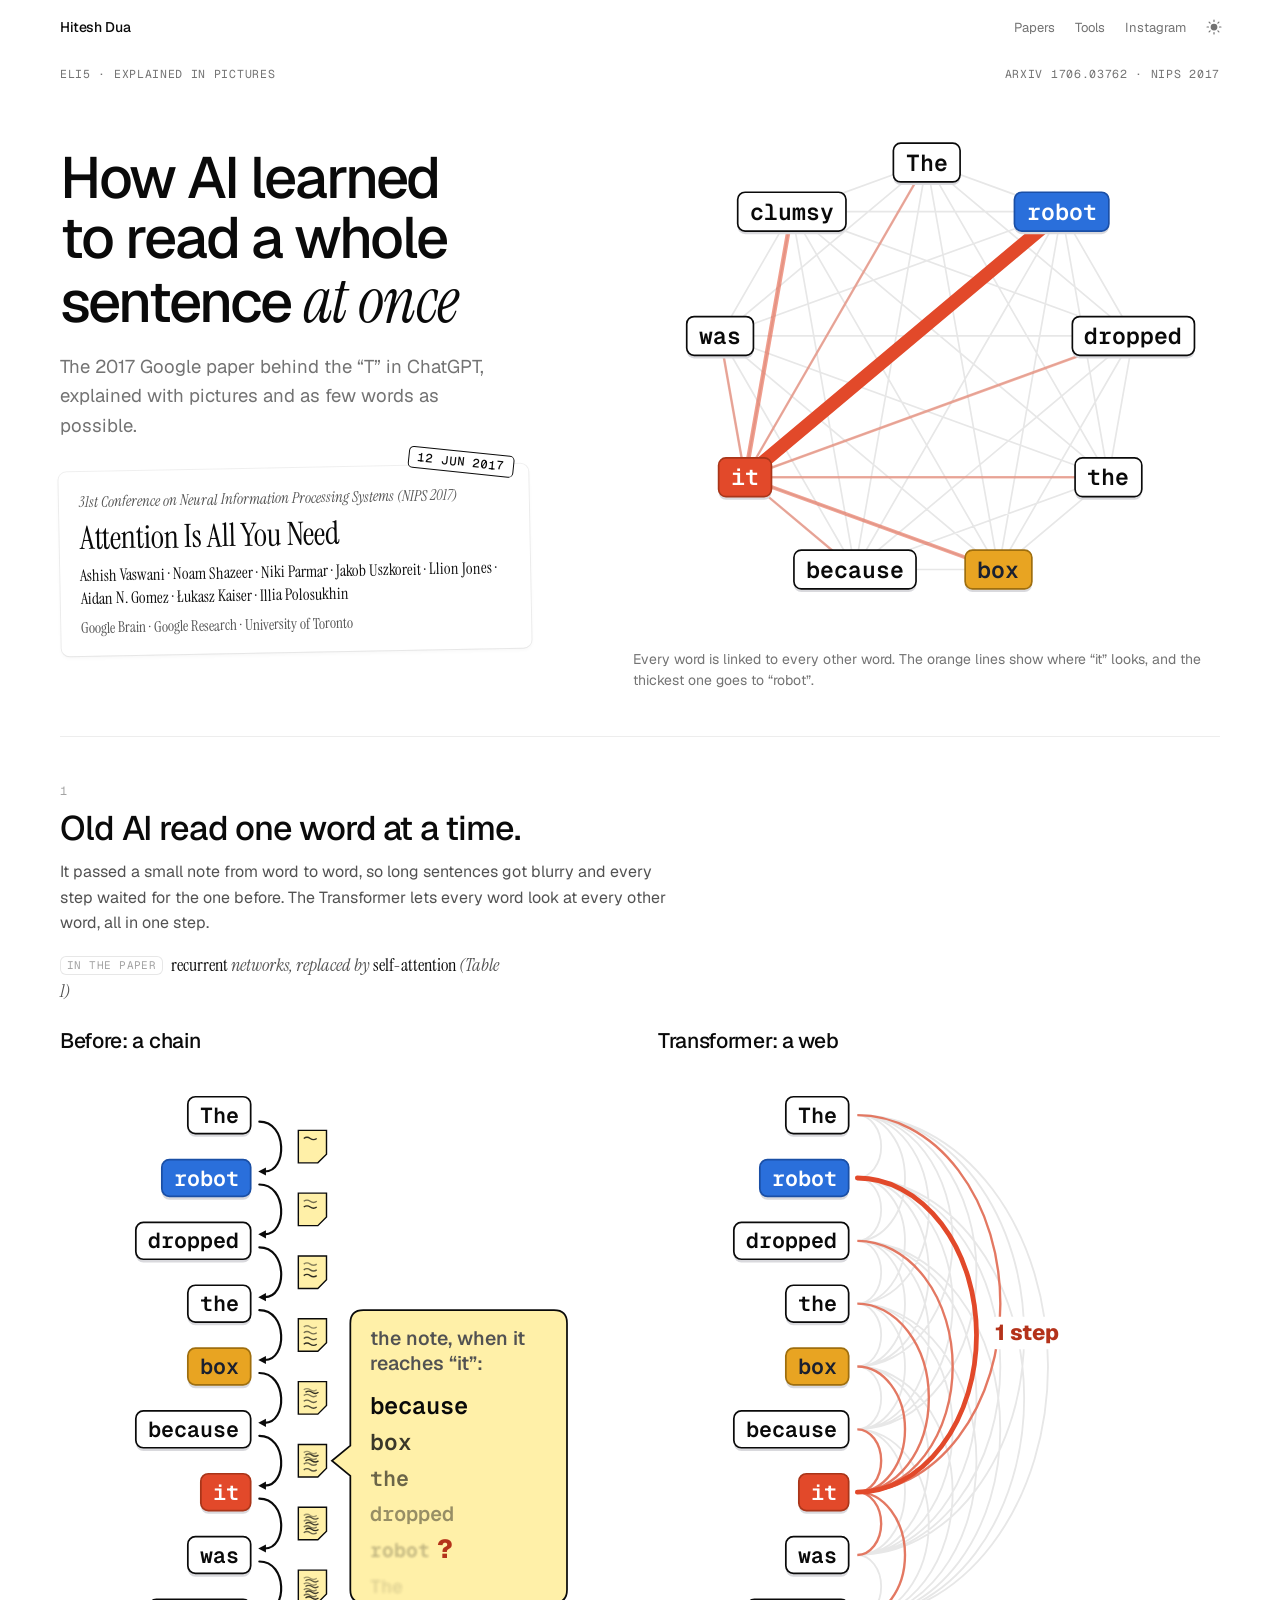
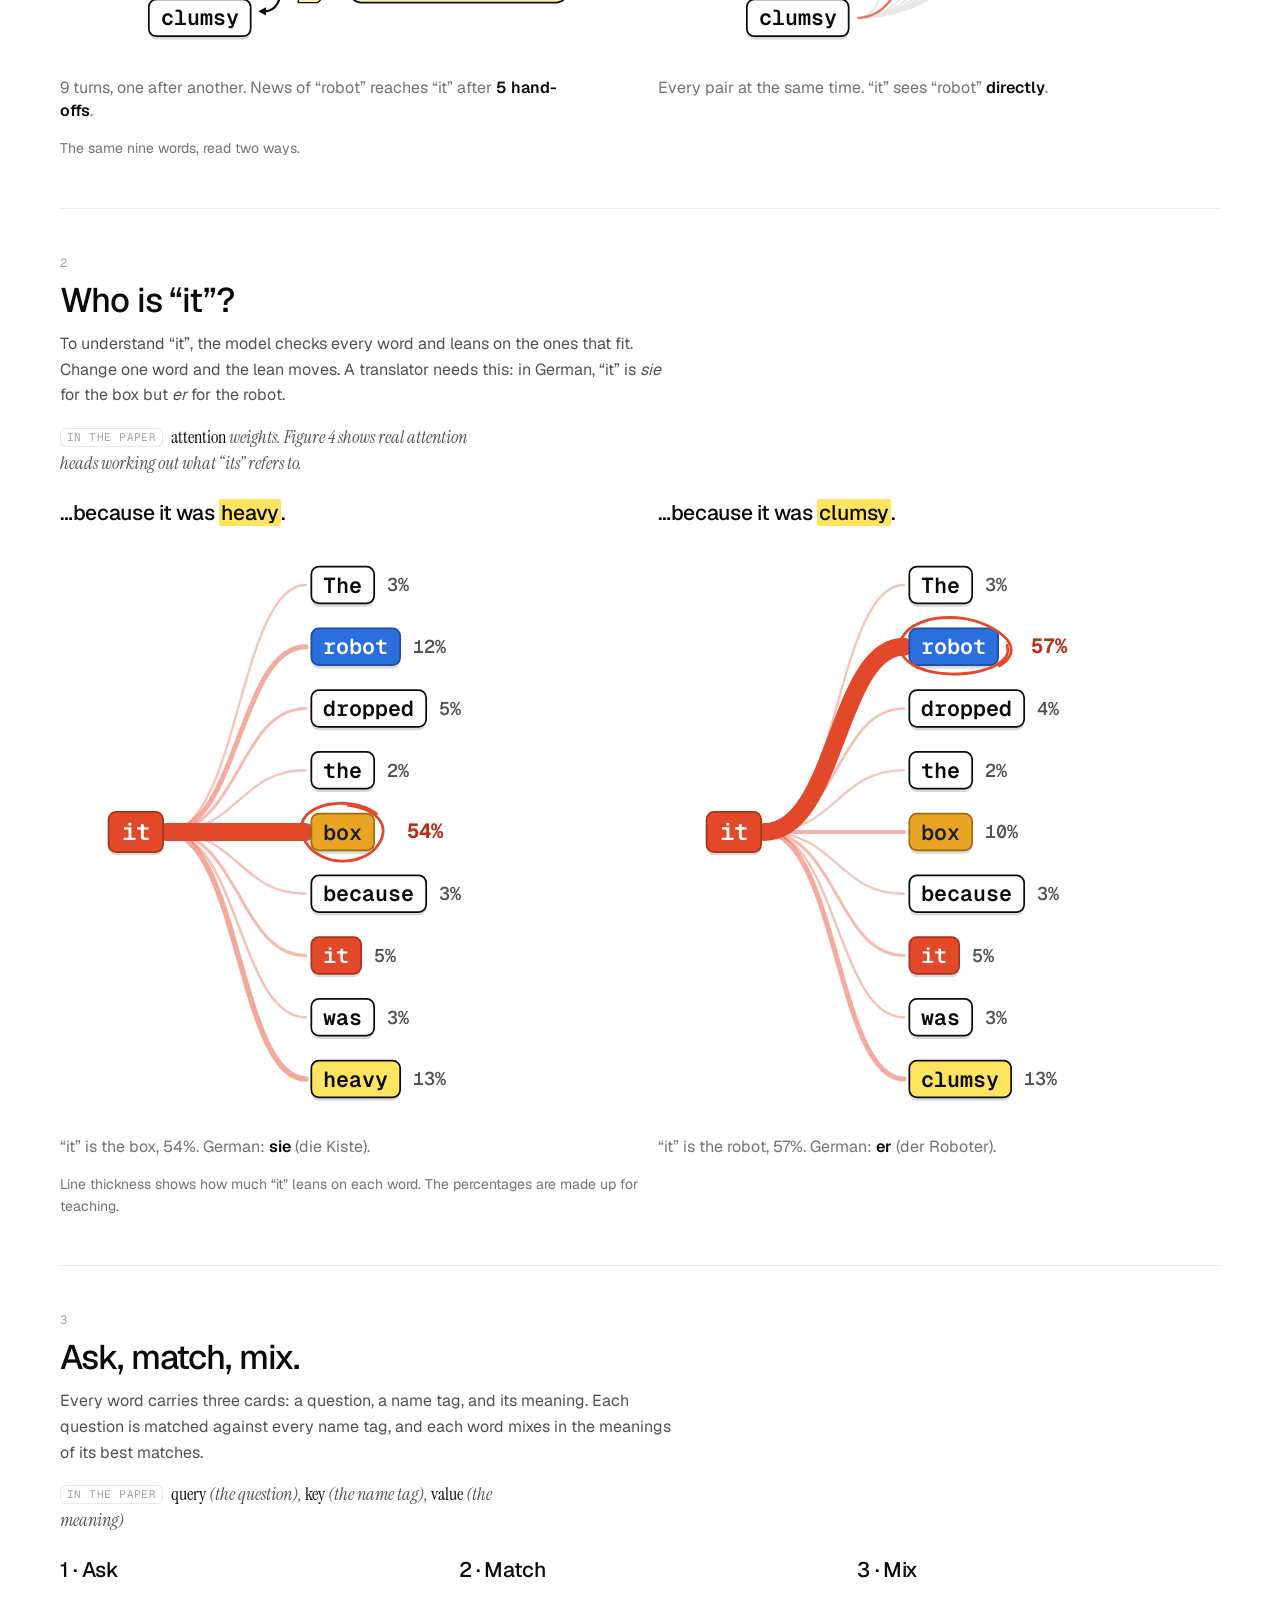
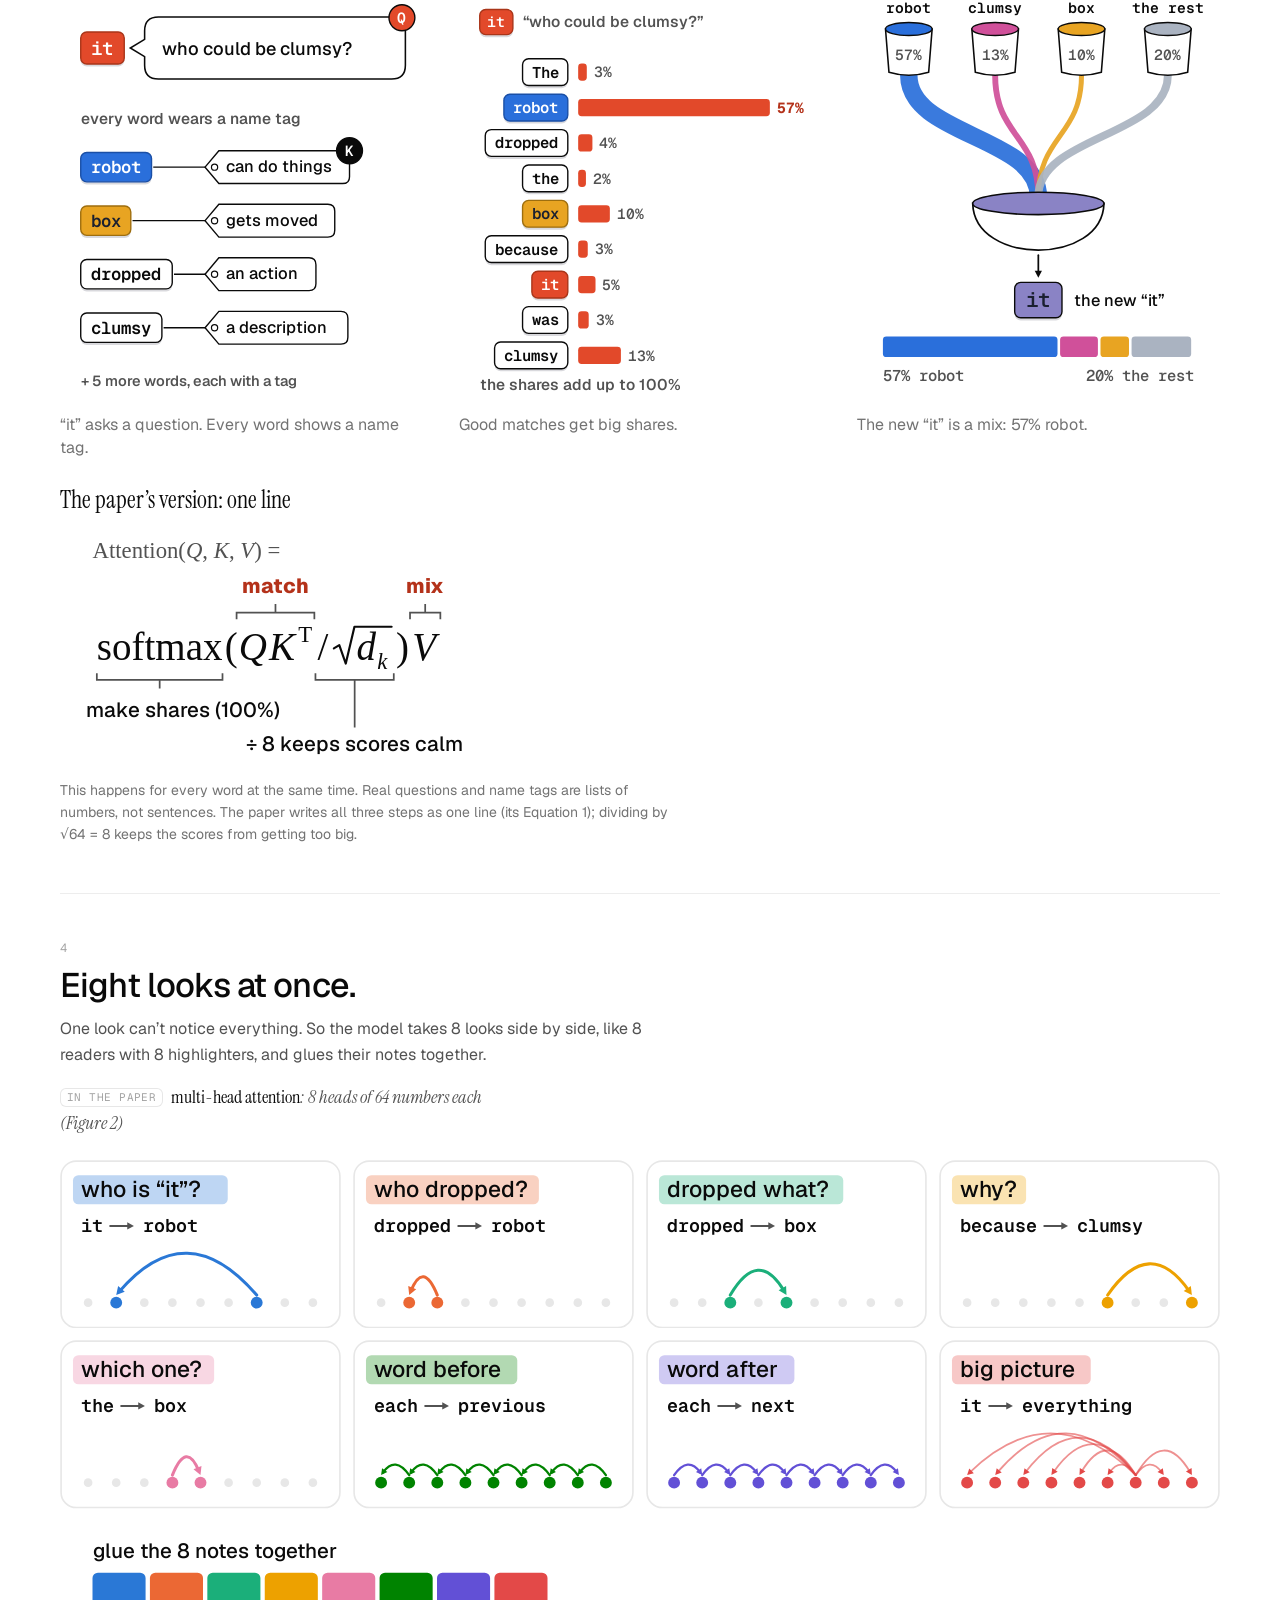
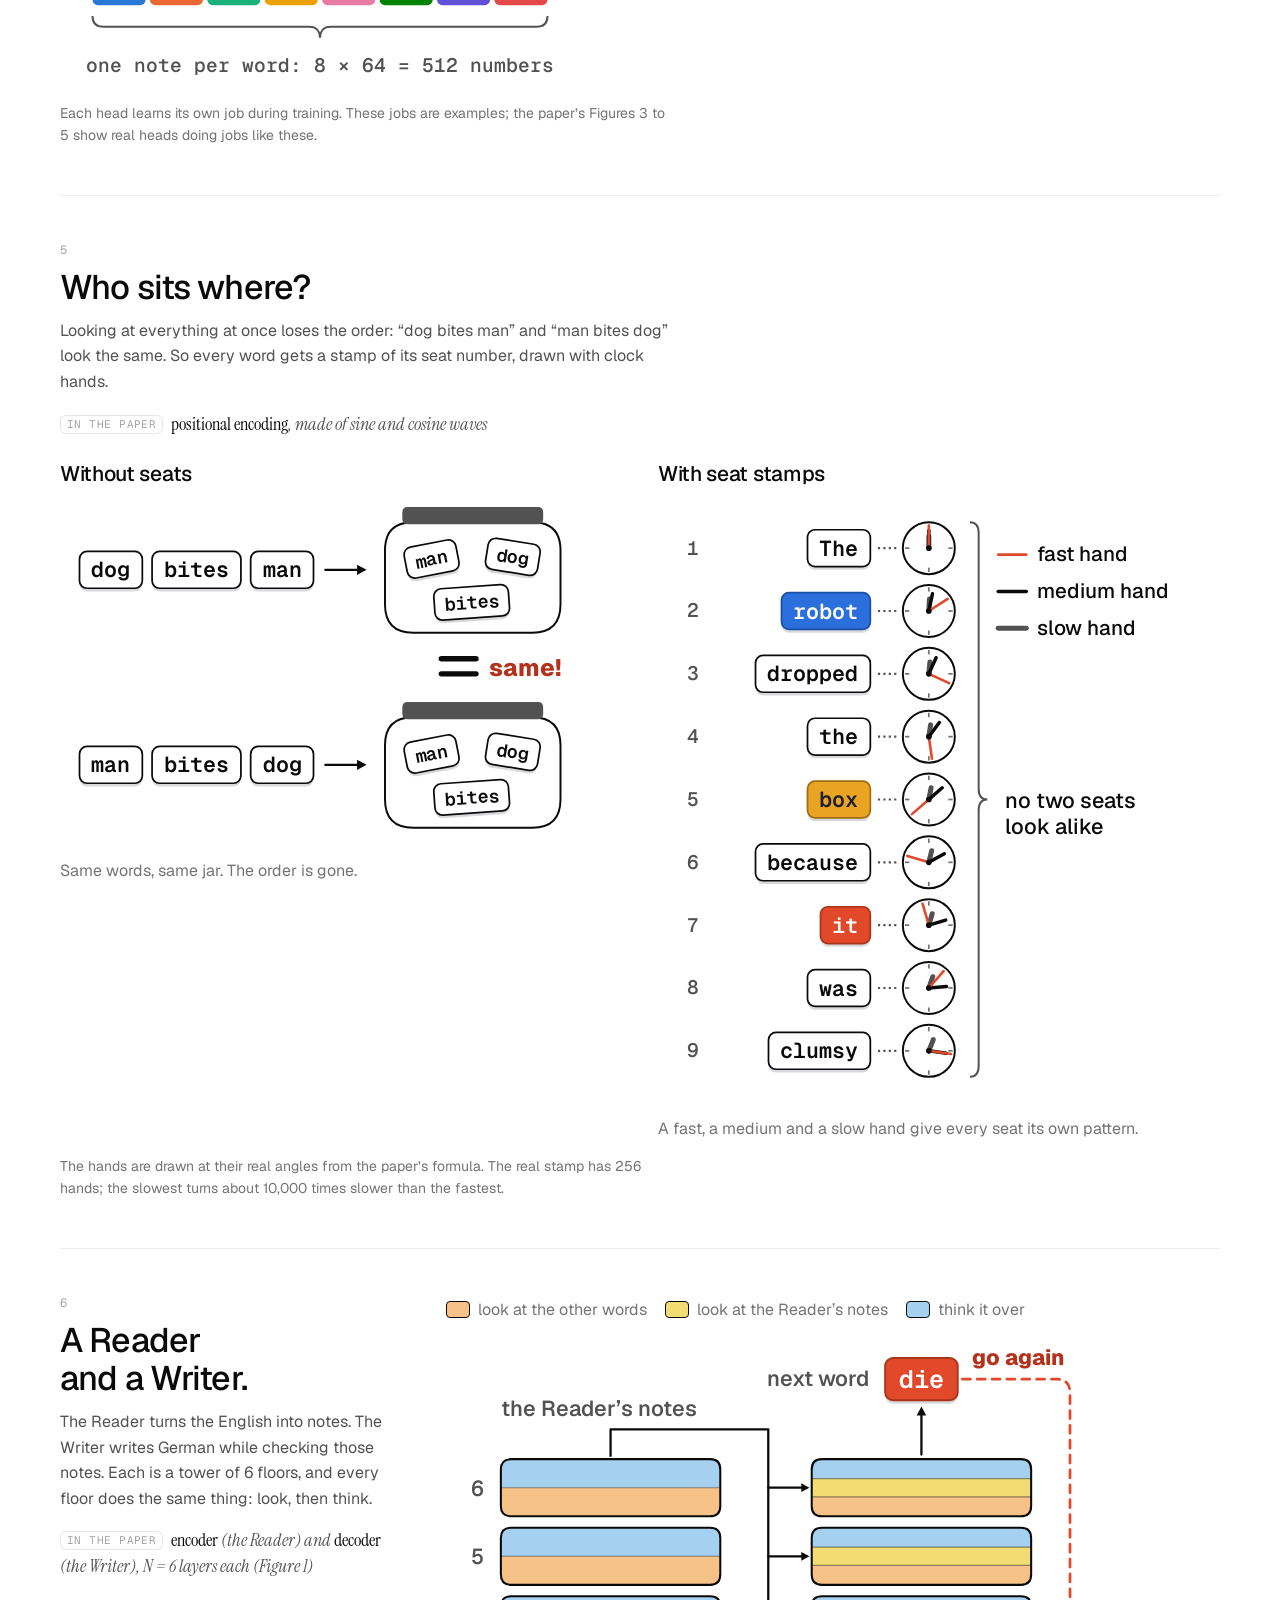
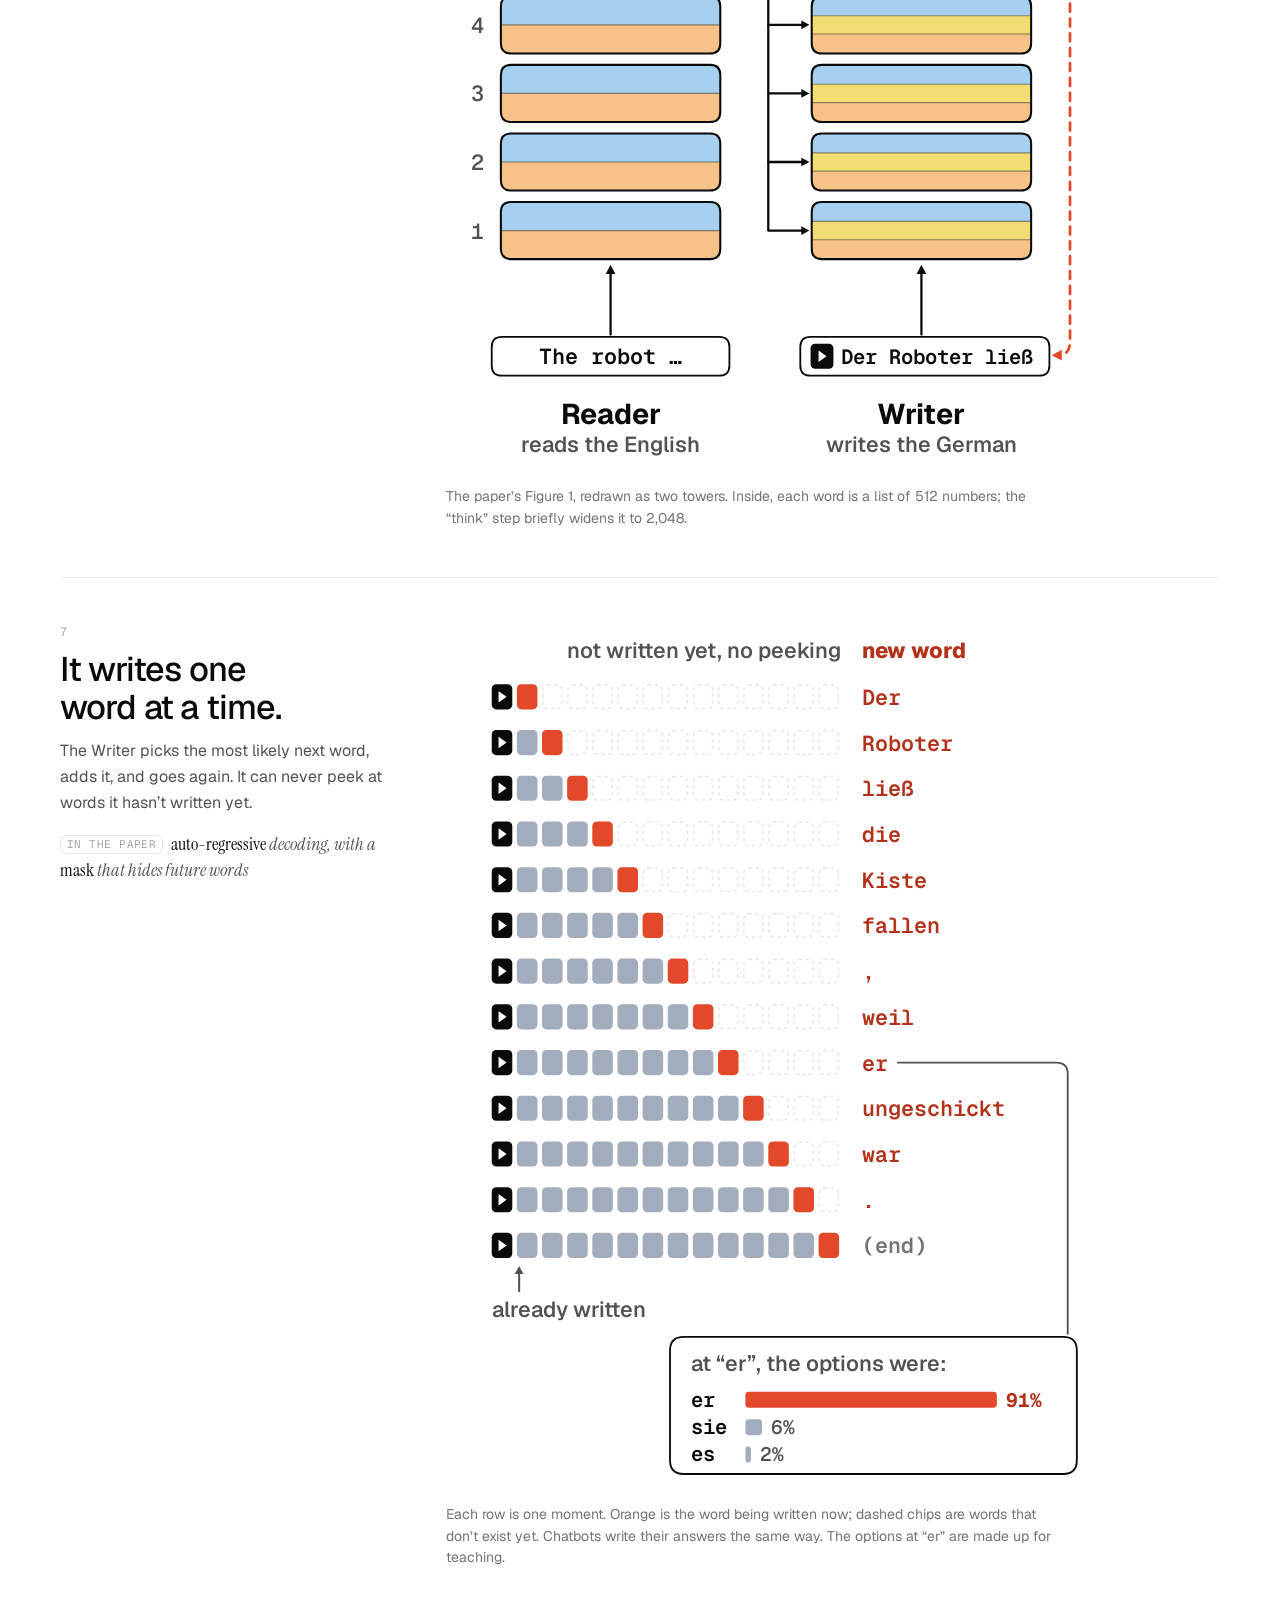
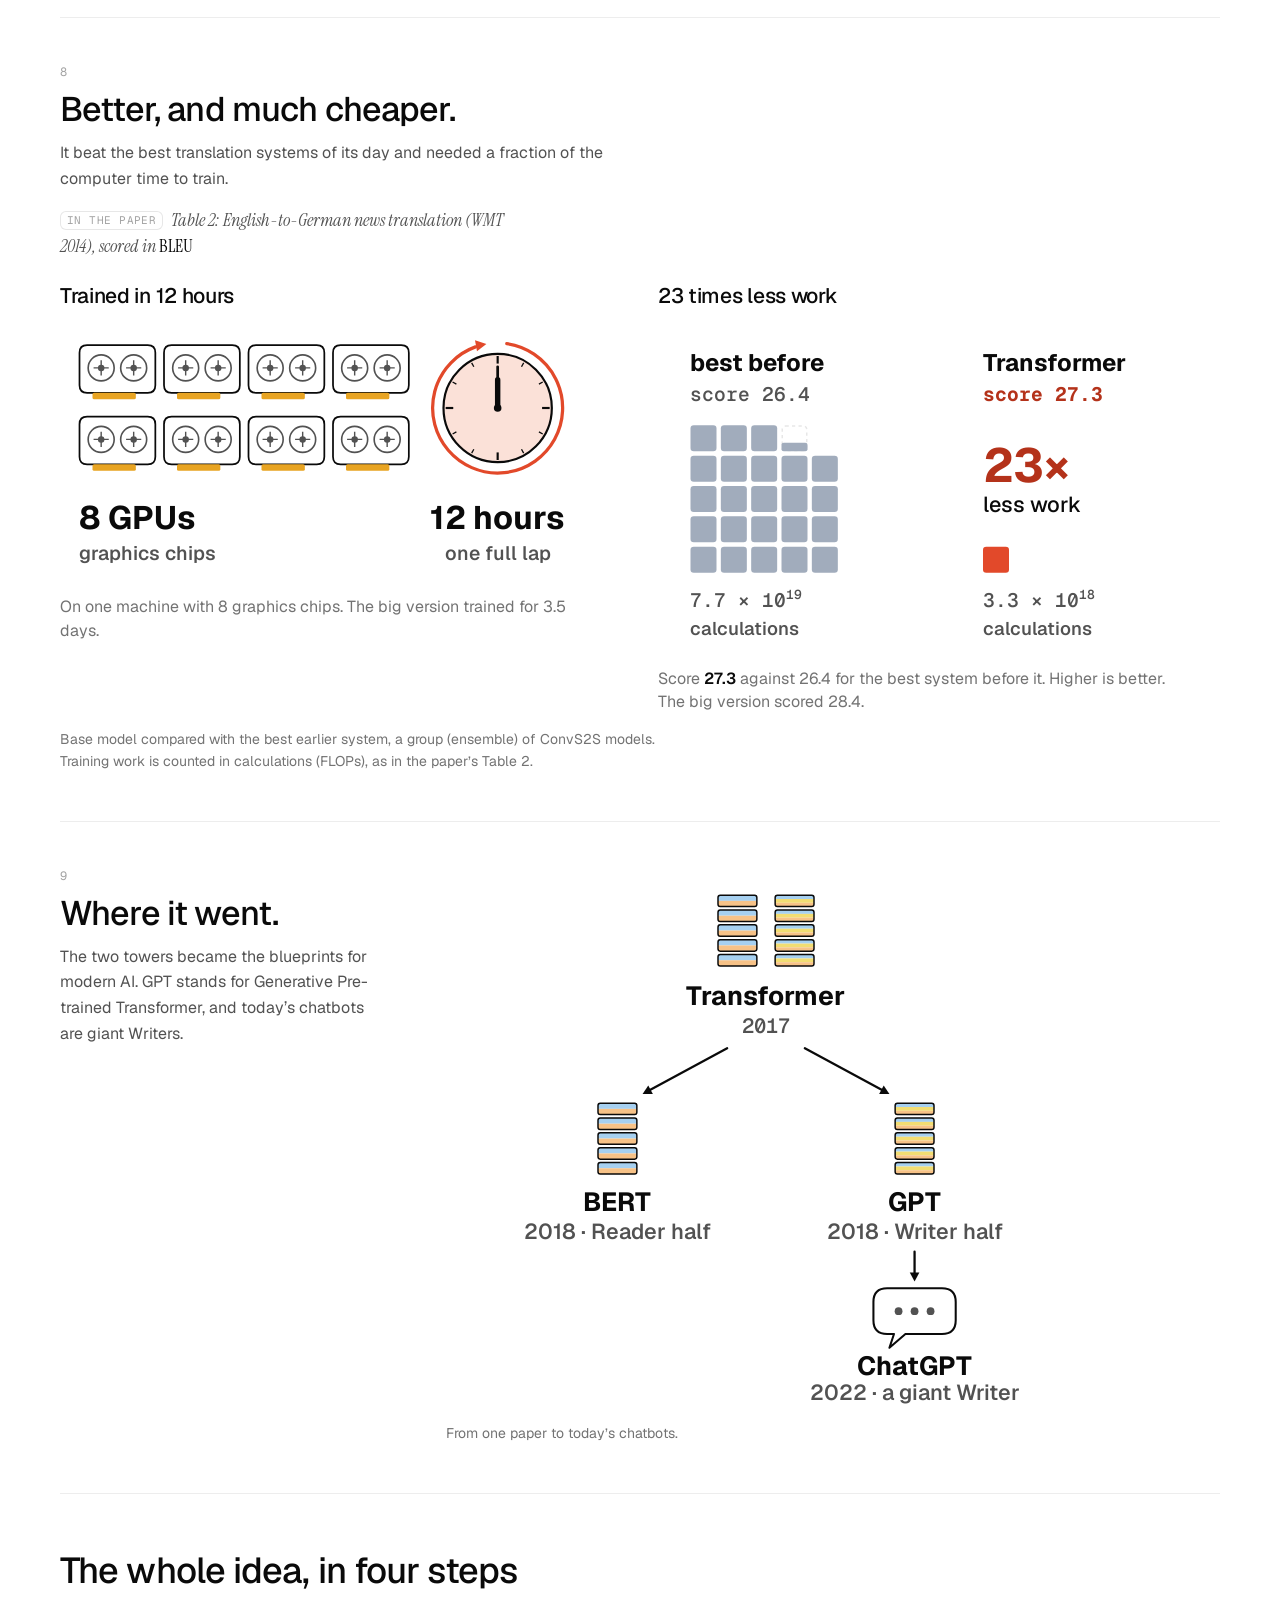
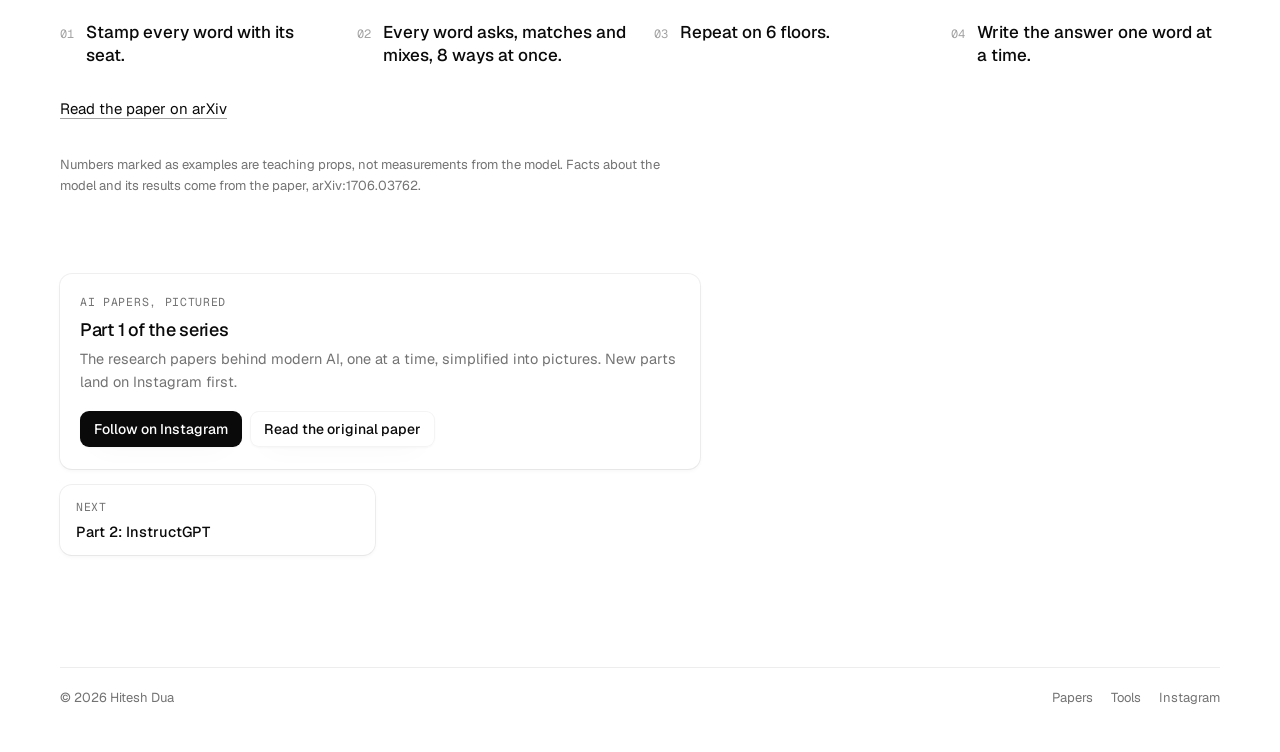
<file: papers/attention-is-all-you-need.html>
<!doctype html>
<html lang="en">
<head>
<meta charset="utf-8">
<script>(function(){var d=document.documentElement,t;try{t=localStorage.getItem('hd-theme')}catch(e){}if(t!=='light'&&t!=='dark')t=window.matchMedia&&matchMedia('(prefers-color-scheme: dark)').matches?'dark':'light';d.setAttribute('data-theme',t);d.className+=' hd-js'})()</script>
<meta name="viewport" content="width=device-width, initial-scale=1, viewport-fit=cover">
<title>Attention Is All You Need, explained in pictures | Hitesh Dua</title>
<meta name="description" content="The 2017 Google paper behind the T in ChatGPT, explained in pictures: attention, query, key and value, eight heads, word order, and the results. Part 1 of AI papers, pictured.">
<link rel="canonical" href="https://hiteshdua.com/papers/attention-is-all-you-need">
<meta name="author" content="Hitesh Dua">
<meta name="color-scheme" content="light dark">
<meta name="theme-color" content="#ffffff" media="(prefers-color-scheme: light)">
<meta name="theme-color" content="#08090a" media="(prefers-color-scheme: dark)">
<link rel="icon" href="/assets/favicon.svg" type="image/svg+xml">
<link rel="icon" href="/assets/favicon-32.png" sizes="32x32" type="image/png">
<link rel="apple-touch-icon" href="/assets/apple-touch-icon.png">
<link rel="preload" href="/assets/geist-latin.woff2" as="font" type="font/woff2" crossorigin>
<link rel="stylesheet" href="/assets/site.css?v=ab0dbf3c17">
<link rel="modulepreload" href="/assets/hairline.js">
<meta property="og:type" content="article">
<meta property="og:site_name" content="Hitesh Dua">
<meta property="og:title" content="Attention Is All You Need, on one page">
<meta property="og:description" content="The 2017 Google paper behind the T in ChatGPT, explained in pictures: attention, query, key and value, eight heads, word order, and the results. Part 1 of AI papers, pictured.">
<meta property="og:url" content="https://hiteshdua.com/papers/attention-is-all-you-need">
<meta property="og:image" content="https://hiteshdua.com/assets/og-attention-is-all-you-need.png">
<meta property="og:image:width" content="1200">
<meta property="og:image:height" content="630">
<meta property="og:image:alt" content="Attention Is All You Need, on one page">
<meta name="twitter:card" content="summary_large_image">
<meta property="article:published_time" content="2026-10-24">
<style>
/* Layout: a picture book. Each chapter is a short text beside or above one big drawing; the drawings carry the
   explanation and the words stay few. Two voices: Recursive Casual for the friendly teacher, Tinos (the paper's
   Times) whenever the paper itself speaks: its title, its terms, its equation, its figure references. */
:root {
  --paper: #F2F4F7; --sheet: #FFFFFF; --ink: #1A2030; --ink-2: #4C566A; --mute: #6F7A8E; --hair: #CDD4DE; --chip: #A1ACBC; --look: #E2492A; --look-fill: #E2492A; --look-edge: #A93519; --look-ink: #B4321A; --look-wash: #FBE1D8; --robot: #2A6FDB; --robot-fill: #2A6FDB; --robot-edge: #1A4FA6; --box: #E8A422; --box-edge: #9E6E0E; --clumsy: #D0509A; --rest: #AAB3C1; --hi: #FFE45E; --note: #FFF0A8; --attn: #F7C287; --cross: #F2DD72; --ff: #A6D0F0; --on-color: #FFFFFF; --on-light: #1A2030; --tshadow: #1A2030; --h1: #2a78d6; --h2: #eb6834; --h3: #1baf7a; --h4: #eda100; --h5: #e87ba4; --h6: #008300; --h7: #6250d6; --h8: #e34948; --mix: #8A83C5; --on-mix: #1A2030;
  --f-teach: "Recursive", ui-rounded, "Nunito", "Segoe UI", system-ui, sans-serif;
  --f-tile: "Recursive", ui-monospace, "SF Mono", "Cascadia Mono", Menlo, Consolas, monospace;
  --f-paper: "Tinos", "Times New Roman", Times, "Liberation Serif", serif;
}
@media (prefers-color-scheme: dark) { :root:not([data-theme="light"]) { --paper: #10141B; --sheet: #1A2029; --ink: #E8ECF2; --ink-2: #A9B3C2; --mute: #7A8597; --hair: #2D3542; --chip: #5B6677; --look: #FF6B48; --look-fill: #D4432A; --look-edge: #FF8B6E; --look-ink: #FF8C70; --look-wash: #3B2019; --robot: #5E95F6; --robot-fill: #2E68D0; --robot-edge: #8DB4FA; --box: #EDB23E; --box-edge: #F6CD78; --clumsy: #E46DB0; --rest: #636D7D; --hi: #5C5016; --note: #3F3A1C; --attn: #7A5128; --cross: #6B5E22; --ff: #24506E; --on-color: #FFFFFF; --on-light: #1A2030; --tshadow: #05070B; --h1: #3987e5; --h2: #d95926; --h3: #199e70; --h4: #c98500; --h5: #d55181; --h6: #008300; --h7: #9085e9; --h8: #e66767; --mix: #8E8DD0; --on-mix: #1A2030; color-scheme: dark; } }
:root[data-theme="dark"] { --paper: #10141B; --sheet: #1A2029; --ink: #E8ECF2; --ink-2: #A9B3C2; --mute: #7A8597; --hair: #2D3542; --chip: #5B6677; --look: #FF6B48; --look-fill: #D4432A; --look-edge: #FF8B6E; --look-ink: #FF8C70; --look-wash: #3B2019; --robot: #5E95F6; --robot-fill: #2E68D0; --robot-edge: #8DB4FA; --box: #EDB23E; --box-edge: #F6CD78; --clumsy: #E46DB0; --rest: #636D7D; --hi: #5C5016; --note: #3F3A1C; --attn: #7A5128; --cross: #6B5E22; --ff: #24506E; --on-color: #FFFFFF; --on-light: #1A2030; --tshadow: #05070B; --h1: #3987e5; --h2: #d95926; --h3: #199e70; --h4: #c98500; --h5: #d55181; --h6: #008300; --h7: #9085e9; --h8: #e66767; --mix: #8E8DD0; --on-mix: #1A2030; color-scheme: dark; }

body { margin: 0; background: var(--paper); color: var(--ink); font-family: var(--f-teach);
  font-variation-settings: "CASL" 0.35; font-weight: 440; font-size: 18px; line-height: 1.55;
  -webkit-font-smoothing: antialiased; text-rendering: optimizeLegibility; }
.book { max-width: 1160px; margin: 0 auto; padding-left: max(16px, env(safe-area-inset-left, 0px));
  padding-right: max(16px, env(safe-area-inset-right, 0px)); padding-block: 22px 64px; }
a { color: var(--look-ink); text-decoration-thickness: 2px; text-underline-offset: 3px; }
a:focus-visible { outline: 3px solid var(--look); outline-offset: 3px; border-radius: 4px; }
mark { background: var(--hi); color: var(--ink); padding: 0 .12em; border-radius: 3px; }

.topline { display: flex; flex-wrap: wrap; justify-content: space-between; gap: 6px 16px; margin: 0;
  font: 600 12px/1.3 var(--f-tile); font-variation-settings: "MONO" 1, "CASL" 0; letter-spacing: .09em;
  text-transform: uppercase; color: var(--ink-2); }

/* hero */
.hero { display: grid; gap: 26px; padding-block: 26px 44px; }
.hero h1 { margin: 0; font-weight: 850; font-variation-settings: "CASL" 1; font-size: clamp(38px, 6.2vw, 70px);
  line-height: 1.0; letter-spacing: -0.012em; text-wrap: balance; max-width: 13ch; }
.hero h1 em { font-style: normal; color: var(--look-ink); }
.lede { margin: 18px 0 0; font-size: clamp(18px, 2vw, 21px); color: var(--ink-2); max-width: 36ch; }
.papercard { position: relative; margin-top: 28px; max-width: 430px; padding: 18px 20px 16px; background: var(--sheet);
  border: 1px solid var(--hair); border-radius: 4px; box-shadow: 0 2px 0 var(--hair); transform: rotate(-1.1deg);
  font-family: var(--f-paper); font-variation-settings: normal; color: var(--ink); }
.papercard p { margin: 0; }
.pc-venue { font-size: 12.5px; color: var(--ink-2); font-style: italic; }
.pc-title { font-weight: 700; font-size: 25px; line-height: 1.15; margin-top: 8px !important; }
.pc-authors { font-size: 14px; line-height: 1.45; margin-top: 8px !important; }
.pc-aff { font-size: 13px; color: var(--ink-2); margin-top: 6px !important; }
.stamp { position: absolute; right: 14px; top: -14px; transform: rotate(7deg); border: 2.5px solid var(--look);
  color: var(--look-ink); background: var(--sheet); border-radius: 5px; padding: 3px 8px;
  font: 700 12px/1.2 var(--f-tile); font-variation-settings: "MONO" 1, "CASL" 0; letter-spacing: .08em; }
.hero figure .ill { max-width: 600px; margin-inline: auto; }

/* chapters */
.ch { display: grid; gap: 24px; padding-block: 48px; border-top: 2px dotted var(--hair); }
.ch-text { max-width: 660px; min-width: 0; }
.ch-no { margin: 0; font-weight: 850; font-variation-settings: "CASL" 1; font-size: 52px; line-height: 1;
  color: var(--look-ink); }
.ch h2 { margin: 6px 0 0; font-weight: 850; font-variation-settings: "CASL" 1; font-size: clamp(28px, 3.7vw, 40px);
  line-height: 1.07; letter-spacing: -0.008em; text-wrap: balance; }
.ch-text > p:not(.ch-no):not(.term) { margin: 12px 0 0; color: var(--ink-2); max-width: 56ch; }
.term { margin: 16px 0 0; font-family: var(--f-paper); font-variation-settings: normal; font-style: italic;
  font-size: 16.5px; line-height: 1.45; color: var(--ink-2); max-width: 56ch; }
.term b { font-style: normal; font-weight: 700; color: var(--ink); }
.tag { display: inline-block; margin-right: 8px; font: 650 11px/1 var(--f-tile); font-style: normal;
  font-variation-settings: "MONO" 1, "CASL" 0; letter-spacing: .12em; text-transform: uppercase; color: var(--ink-2);
  border: 1.5px solid var(--hair); border-radius: 4px; padding: 3px 5px; vertical-align: 2px; }
@media (min-width: 920px) {
  .hero { grid-template-columns: minmax(0, 1fr) minmax(0, 1.12fr); align-items: center; gap: 48px; }
  .ch.spread { grid-template-columns: minmax(0, 330px) minmax(0, 1fr); gap: 56px; align-items: start; }
  .ch.spread .ch-text { position: sticky; top: calc(env(safe-area-inset-top, 0px) + 28px); }
}

/* figures */
figure { margin: 0; min-width: 0; }
.fig { display: grid; gap: 16px; }
.ill { display: block; width: 100%; height: auto; }
.ch.spread .fig > .ill { max-width: 640px; }
figcaption { font-family: var(--f-paper); font-variation-settings: normal; font-size: 15.5px; line-height: 1.45;
  color: var(--ink-2); max-width: 68ch; }
.panels { display: grid; gap: 30px 36px; grid-template-columns: minmax(0, 1fr); }
.panel { display: grid; gap: 8px; align-content: start; min-width: 0; max-width: 520px; }
.panel h3 { margin: 0; font-weight: 800; font-variation-settings: "CASL" 1; font-size: 21px; line-height: 1.2; }
.stat { margin: 0; font-size: 16px; line-height: 1.45; color: var(--ink-2); }
.stat b { color: var(--ink); font-weight: 750; }
@media (min-width: 780px) { .panels.two { grid-template-columns: repeat(2, minmax(0, 1fr)); } }
@media (min-width: 1020px) { .panels.three { grid-template-columns: repeat(3, minmax(0, 1fr)); } }
.eq { max-width: 520px; padding-top: 6px; }
.eq h3 { margin: 0 0 6px; font-family: var(--f-paper); font-variation-settings: normal; font-weight: 700;
  font-size: 18px; }
.heads { display: grid; gap: 12px; grid-template-columns: repeat(2, minmax(0, 1fr)); }
@media (min-width: 760px) { .heads { grid-template-columns: repeat(4, minmax(0, 1fr)); } }
.merge { max-width: 520px; }
.legend { display: flex; flex-wrap: wrap; gap: 6px 18px; margin: 0; padding: 0; list-style: none; font-size: 16px;
  color: var(--ink-2); }
.legend li { display: inline-flex; align-items: center; gap: 8px; }
.sw { width: 22px; height: 15px; border-radius: 4px; border: 1.6px solid var(--ink); flex: none; }
.sw.attn { background: var(--attn); } .sw.cross { background: var(--cross); } .sw.ff { background: var(--ff); }

/* the end */
.recap { padding-block: 48px 8px; border-top: 2px dotted var(--hair); }
.recap h2 { margin: 0; font-weight: 850; font-variation-settings: "CASL" 1; font-size: clamp(26px, 3.4vw, 36px); }
.recap ol { list-style: none; counter-reset: step; margin: 22px 0 0; padding: 0; display: grid; gap: 14px 28px;
  grid-template-columns: minmax(0, 1fr); }
@media (min-width: 760px) { .recap ol { grid-template-columns: repeat(2, minmax(0, 1fr)); } }
@media (min-width: 1080px) { .recap ol { grid-template-columns: repeat(4, minmax(0, 1fr)); } }
.recap li { counter-increment: step; display: grid; grid-template-columns: auto minmax(0, 1fr); gap: 12px;
  align-items: baseline; font-size: 19px; line-height: 1.35; font-variation-settings: "CASL" 0.6; font-weight: 560; }
.recap li::before { content: counter(step); font-weight: 850; font-variation-settings: "CASL" 1; font-size: 34px;
  line-height: 1; color: var(--look-ink); }
.read { margin: 30px 0 0; font-size: 18px; }
.foot { margin-top: 34px; font-family: var(--f-paper); font-style: italic; font-size: 14.5px; color: var(--ink-2);
  max-width: 70ch; }

/* drawings */
.ill text { font-family: var(--f-teach); font-variation-settings: "CASL" 1; font-weight: 640; fill: var(--ink); }
.ill .lab { fill: var(--ink); }
.ill .lab2 { fill: var(--ink-2); font-weight: 560; }
.ill .big { font-weight: 850; }
.ill .lk { fill: var(--look-ink); font-weight: 800; }
.ill .tw { font-family: var(--f-tile); font-variation-settings: "MONO" 1, "CASL" 1; font-weight: 760; }
.ill .num { font-family: var(--f-tile); font-variation-settings: "MONO" 1, "CASL" 0; font-weight: 540; fill: var(--ink-2); }
.ill .num.b { font-weight: 800; fill: var(--look-ink); }
.ill .serif { font-family: var(--f-paper); font-variation-settings: normal; font-weight: 400; fill: var(--ink); }
.ill .serif.soft { fill: var(--ink-2); }
.ill .serif.i, .ill .serif .i { font-style: italic; }
.ill .tw.k-plain, .ill .tw.k-hi { fill: var(--ink); }
.ill .tw.k-it, .ill .tw.k-robot, .ill .tw.on { fill: var(--on-color); }
.ill .tw.k-box { fill: var(--on-light); }
.ill .tw.k-mix { fill: var(--on-mix); }
.ill .tw.k-dim { fill: var(--mute); font-weight: 600; }
.ill .tw.inv { fill: var(--sheet); }
.ill .tw.lkw { fill: var(--look-ink); }
.tile { stroke-width: 1.6; }
.tile.k-plain { fill: var(--sheet); stroke: var(--ink); }
.tile.k-it { fill: var(--look-fill); stroke: var(--look-edge); }
.tile.k-robot { fill: var(--robot-fill); stroke: var(--robot-edge); }
.tile.k-box { fill: var(--box); stroke: var(--box-edge); }
.tile.k-hi { fill: var(--hi); stroke: var(--ink); }
.tile.k-mix { fill: var(--mix); stroke: var(--ink); }
.tsh { fill: var(--tshadow); }
.s-ink { stroke: var(--ink); } .s-ink2 { stroke: var(--ink-2); } .s-mute { stroke: var(--mute); }
.s-hair { stroke: var(--hair); } .s-look { stroke: var(--look); } .s-sheet { stroke: var(--sheet); }
.s-robot { stroke: var(--robot); } .s-clumsy { stroke: var(--clumsy); } .s-box { stroke: var(--box); } .s-rest { stroke: var(--rest); }
.f-ink { fill: var(--ink); } .f-ink2 { fill: var(--ink-2); } .f-sheet { fill: var(--sheet); } .f-paper { fill: var(--paper); }
.f-hair { fill: var(--hair); } .f-chip { fill: var(--chip); } .f-look { fill: var(--look); } .f-lookfill { fill: var(--look-fill); }
.f-lookwash { fill: var(--look-wash); } .f-note { fill: var(--note); } .f-hi { fill: var(--hi); }
.f-robot { fill: var(--robot); } .f-clumsy { fill: var(--clumsy); } .f-box { fill: var(--box); } .f-rest { fill: var(--rest); }
.f-mix { fill: var(--mix); } .f-attn { fill: var(--attn); } .f-cross { fill: var(--cross); } .f-ff { fill: var(--ff); }
.f-h1 { fill: var(--h1); } .s-h1 { stroke: var(--h1); }
.f-h2 { fill: var(--h2); } .s-h2 { stroke: var(--h2); }
.f-h3 { fill: var(--h3); } .s-h3 { stroke: var(--h3); }
.f-h4 { fill: var(--h4); } .s-h4 { stroke: var(--h4); }
.f-h5 { fill: var(--h5); } .s-h5 { stroke: var(--h5); }
.f-h6 { fill: var(--h6); } .s-h6 { stroke: var(--h6); }
.f-h7 { fill: var(--h7); } .s-h7 { stroke: var(--h7); }
.f-h8 { fill: var(--h8); } .s-h8 { stroke: var(--h8); }
</style>
<style>
/* The Hairline look for this page, laid over its own styles: a white canvas (near-black in dark), Geist for the teacher and Instrument Serif
   when the paper speaks, quiet headings, hairline rules and cards. The drawings keep their colours: in them, orange is
   "it" and its attention, blue the robot, amber the box. SVG serif text uses Times New Roman metrics (as Tinos did), so
   the equation's pieces stay where they were placed. */
:root {
  --paper: #ffffff; --sheet: #ffffff; --ink: #0a0a0a; --ink-2: #525252; --mute: #737373; --hair: #e7e7e7;
  --tshadow: #d9d9dd; --look-ink: #b4321a;
  --f-teach: "Geist", ui-sans-serif, system-ui, -apple-system, "Segoe UI", sans-serif;
  --f-tile: "Geist Mono", ui-monospace, "SF Mono", Menlo, monospace;
  --f-paper: "Instrument Serif", Georgia, "Times New Roman", serif;
}
/* dark: the same look on the site's near-black; the drawings keep the colours the page's own dark set gives them */
:root[data-theme="dark"] {
  --paper: #08090a; --sheet: #0e0f11; --ink: #ededef; --ink-2: #b4b5bb; --mute: #8e8f96; --hair: #26272b; --tshadow: #000000;
}
@media (prefers-color-scheme: dark) {
  :root:not([data-theme="light"]) {
    --paper: #08090a; --sheet: #0e0f11; --ink: #ededef; --ink-2: #b4b5bb; --mute: #8e8f96; --hair: #26272b; --tshadow: #000000;
  }
}
body { font-weight: 400; font-size: 16px; line-height: 1.6; }
a { color: var(--ink); text-decoration-color: var(--hd-faint); text-decoration-thickness: 1px; text-underline-offset: 4px; }
@media (hover: hover) { a:hover { text-decoration-color: currentColor; } }
.book { max-width: var(--hd-col); padding: 12px var(--hd-gutter) 0; box-sizing: border-box; }
.topline { font: 400 11.5px/1.4 var(--hd-mono); letter-spacing: 0.06em; color: var(--hd-muted); }

.hero h1 { font-weight: 500; font-size: clamp(34px, 5.4vw, 58px); line-height: 1.04; letter-spacing: -0.035em; }
.hero h1 em { font-family: var(--f-paper); font-style: italic; font-weight: 400; font-size: 1.08em; letter-spacing: -0.01em; color: inherit; }
.lede { color: var(--hd-muted); font-size: clamp(16px, 1.7vw, 18.5px); }
.papercard { border: 0; border-radius: 8px; box-shadow: var(--hd-card); }
.pc-venue { font-size: 15px; }
.pc-title { font-weight: 400; font-size: 32px; line-height: 1.05; }
.pc-authors { font-size: 16px; }
.pc-aff { font-size: 15px; }
.stamp { border-width: 1.5px; border-color: var(--ink); color: var(--ink); font-family: var(--hd-mono); font-weight: 500; }

.ch, .recap { border-top: 1px solid var(--hd-line); }
.ch-no { font: 400 12px/1 var(--hd-mono); letter-spacing: 0.06em; color: var(--hd-faint); }
.ch h2 { margin-top: 12px; font-weight: 500; font-size: clamp(26px, 3.2vw, 34px); line-height: 1.12; letter-spacing: -0.025em; }
.ch-text > p:not(.ch-no):not(.term) { color: var(--ink-2); }
.term { font-size: 18px; color: var(--ink-2); }
.term b { font-weight: 400; }
.tag { border: 0; border-radius: 6px; box-shadow: inset 0 0 0 1px var(--hair); font: 400 11px/1 var(--hd-mono); letter-spacing: 0.04em; color: var(--hd-faint); padding: 4px 7px; }
figcaption { font-family: var(--hd-sans); font-size: 14px; line-height: 1.55; color: var(--hd-muted); }
.panel h3 { font-weight: 500; letter-spacing: -0.015em; }
.stat { color: var(--hd-muted); }
.stat b { font-weight: 600; }
.eq h3 { font-weight: 400; font-size: 24px; }
.legend { color: var(--hd-muted); }
.sw { border-width: 1px; }
mark { border-radius: 2px; }

.recap h2 { font-weight: 500; letter-spacing: -0.025em; }
.recap li { font-weight: 500; font-size: 17px; }
.recap li::before { content: counter(step, decimal-leading-zero); font: 400 12px/1.9 var(--hd-mono); color: var(--hd-faint); }
.read { font-size: 15px; }
.foot { font-family: var(--hd-sans); font-style: normal; font-size: 13px; color: var(--hd-muted); }

.ill text { font-weight: 500; }
.ill .big { font-weight: 700; }
.ill .tw { font-weight: 600; }
.ill .num.b { font-weight: 700; }
.ill .serif { font-family: "Times New Roman", Tinos, "Liberation Serif", Times, serif; }
</style>
<script type="application/ld+json">{"@context":"https://schema.org","@type":"Article","headline":"Attention Is All You Need, explained in pictures","description":"The 2017 Google paper behind the T in ChatGPT, explained in pictures: attention, query, key and value, eight heads, word order, and the results. Part 1 of AI papers, pictured.","url":"https://hiteshdua.com/papers/attention-is-all-you-need","datePublished":"2026-10-24","image":"https://hiteshdua.com/assets/og-attention-is-all-you-need.png","author":{"@type":"Person","name":"Hitesh Dua","url":"https://hiteshdua.com/"},"isPartOf":{"@type":"CreativeWorkSeries","name":"AI papers, pictured","url":"https://hiteshdua.com/papers/"},"about":{"@type":"ScholarlyArticle","name":"Attention Is All You Need","url":"https://arxiv.org/abs/1706.03762","datePublished":"2017"}}</script>
</head>
<body class="hd-paperpage" style="--hd-col:calc(1160px + 2 * var(--hd-gutter))">
<a class="hd-skip hd-chrome" href="#main">Skip to content</a>
<header class="hd-chrome hd-top">
  <a class="hd-name" href="/">Hitesh Dua</a>
  <nav aria-label="Site">
    <a class="hd-link" href="/papers/">Papers</a>
    <a class="hd-link" href="/#tools">Tools</a>
    <a class="hd-link" href="https://www.instagram.com/pragmaticcoder.ai/" rel="me">Instagram</a>
    <button class="hd-theme" type="button" aria-label="Dark theme" aria-pressed="false" title="Switch to dark">
      <svg viewBox="0 0 24 24" width="18" height="18" aria-hidden="true" focusable="false">
        <mask id="hd-cut"><rect width="24" height="24" fill="#fff"/><circle class="hd-cut" cx="14.3" cy="9.8" r="4.4" fill="#000"/></mask>
        <circle class="hd-orb" cx="12" cy="12" r="4.5" fill="currentColor" mask="url(#hd-cut)"/>
        <path class="hd-rays" d="M12 2.75v1.9M12 19.35v1.9M2.75 12h1.9M19.35 12h1.9M5.46 5.46l1.34 1.34M17.2 17.2l1.34 1.34M5.46 18.54l1.34-1.34M17.2 6.8l1.34-1.34" fill="none" stroke="currentColor" stroke-width="1.6" stroke-linecap="round"/>
      </svg>
    </button>
  </nav>
</header>
<main class="book" id="main">
<p class="topline"><span>ELI5 · explained in pictures</span><span>arXiv 1706.03762 · NIPS 2017</span></p>

<header class="hero">
  <div>
    <h1>How AI learned to read a whole sentence <em>at once</em></h1>
    <p class="lede">The 2017 Google paper behind the “T” in ChatGPT, explained with pictures and as few words as possible.</p>
    <div class="papercard">
      <span class="stamp" aria-hidden="true">12 JUN 2017</span>
      <p class="pc-venue">31st Conference on Neural Information Processing Systems (NIPS 2017)</p>
      <p class="pc-title">Attention Is All You Need</p>
      <p class="pc-authors">Ashish Vaswani · Noam Shazeer · Niki Parmar · Jakob Uszkoreit · Llion Jones · Aidan N. Gomez · Łukasz Kaiser · Illia Polosukhin</p>
      <p class="pc-aff">Google Brain · Google Research · University of Toronto</p>
    </div>
  </div>
  <figure class="fig"><svg class="ill" viewBox="0 0 560 500" role="img" aria-label="The nine words of &quot;The robot dropped the box because it was clumsy&quot; in a circle. Thin lines join every word to every other word. Orange lines show where &quot;it&quot; looks; the thickest one goes to &quot;robot&quot;."><path d="M280.0,52.0L408.6,98.8M280.0,52.0L477.0,217.3M280.0,52.0L453.2,352.0M280.0,52.0L348.4,439.9M280.0,52.0L211.6,439.9M280.0,52.0L106.8,352.0M280.0,52.0L83.0,217.3M280.0,52.0L151.4,98.8M408.6,98.8L477.0,217.3M408.6,98.8L453.2,352.0M408.6,98.8L348.4,439.9M408.6,98.8L211.6,439.9M408.6,98.8L106.8,352.0M408.6,98.8L83.0,217.3M408.6,98.8L151.4,98.8M477.0,217.3L453.2,352.0M477.0,217.3L348.4,439.9M477.0,217.3L211.6,439.9M477.0,217.3L106.8,352.0M477.0,217.3L83.0,217.3M477.0,217.3L151.4,98.8M453.2,352.0L348.4,439.9M453.2,352.0L211.6,439.9M453.2,352.0L106.8,352.0M453.2,352.0L83.0,217.3M453.2,352.0L151.4,98.8M348.4,439.9L211.6,439.9M348.4,439.9L106.8,352.0M348.4,439.9L83.0,217.3M348.4,439.9L151.4,98.8M211.6,439.9L106.8,352.0M211.6,439.9L83.0,217.3M211.6,439.9L151.4,98.8M106.8,352.0L83.0,217.3M106.8,352.0L151.4,98.8M83.0,217.3L151.4,98.8" class="s-hair" stroke-width="1.6" fill="none"/><path d="M106.8,352.0L453.2,352.0" class="s-look" stroke-width="2.2" stroke-linecap="round" opacity="0.42" fill="none"/><path d="M106.8,352.0L280.0,52.0" class="s-look" stroke-width="2.3" stroke-linecap="round" opacity="0.43" fill="none"/><path d="M106.8,352.0L211.6,439.9" class="s-look" stroke-width="2.3" stroke-linecap="round" opacity="0.43" fill="none"/><path d="M106.8,352.0L83.0,217.3" class="s-look" stroke-width="2.4" stroke-linecap="round" opacity="0.43" fill="none"/><path d="M106.8,352.0L477.0,217.3" class="s-look" stroke-width="2.6" stroke-linecap="round" opacity="0.44" fill="none"/><path d="M106.8,352.0L348.4,439.9" class="s-look" stroke-width="3.6" stroke-linecap="round" opacity="0.50" fill="none"/><path d="M106.8,352.0L151.4,98.8" class="s-look" stroke-width="4.3" stroke-linecap="round" opacity="0.53" fill="none"/><path d="M106.8,352.0L408.6,98.8" class="s-look" stroke-width="12.8" stroke-linecap="round" opacity="1.00" fill="none"/><rect x="248.2" y="36.5" width="63.6" height="37" rx="7" class="tsh"/><rect x="248.2" y="33.5" width="63.6" height="37" rx="7" class="tile k-plain"/><text x="280.0" y="59.7" font-size="22" class="tw k-plain" text-anchor="middle">The</text><rect x="363.6" y="83.3" width="90.0" height="37" rx="7" class="tsh"/><rect x="363.6" y="80.3" width="90.0" height="37" rx="7" class="tile k-robot"/><text x="408.6" y="106.5" font-size="22" class="tw k-robot" text-anchor="middle">robot</text><rect x="418.8" y="201.8" width="116.4" height="37" rx="7" class="tsh"/><rect x="418.8" y="198.8" width="116.4" height="37" rx="7" class="tile k-plain"/><text x="477.0" y="225.0" font-size="22" class="tw k-plain" text-anchor="middle">dropped</text><rect x="421.4" y="336.5" width="63.6" height="37" rx="7" class="tsh"/><rect x="421.4" y="333.5" width="63.6" height="37" rx="7" class="tile k-plain"/><text x="453.2" y="359.7" font-size="22" class="tw k-plain" text-anchor="middle">the</text><rect x="316.6" y="424.4" width="63.6" height="37" rx="7" class="tsh"/><rect x="316.6" y="421.4" width="63.6" height="37" rx="7" class="tile k-box"/><text x="348.4" y="447.6" font-size="22" class="tw k-box" text-anchor="middle">box</text><rect x="153.4" y="424.4" width="116.4" height="37" rx="7" class="tsh"/><rect x="153.4" y="421.4" width="116.4" height="37" rx="7" class="tile k-plain"/><text x="211.6" y="447.6" font-size="22" class="tw k-plain" text-anchor="middle">because</text><rect x="81.6" y="336.5" width="50.4" height="37" rx="7" class="tsh"/><rect x="81.6" y="333.5" width="50.4" height="37" rx="7" class="tile k-it"/><text x="106.8" y="359.7" font-size="22" class="tw k-it" text-anchor="middle">it</text><rect x="51.2" y="201.8" width="63.6" height="37" rx="7" class="tsh"/><rect x="51.2" y="198.8" width="63.6" height="37" rx="7" class="tile k-plain"/><text x="83.0" y="225.0" font-size="22" class="tw k-plain" text-anchor="middle">was</text><rect x="99.8" y="83.3" width="103.2" height="37" rx="7" class="tsh"/><rect x="99.8" y="80.3" width="103.2" height="37" rx="7" class="tile k-plain"/><text x="151.4" y="106.5" font-size="22" class="tw k-plain" text-anchor="middle">clumsy</text></svg><figcaption>Every word is linked to every other word. The orange lines show where “it” looks, and the thickest one goes to “robot”.</figcaption></figure>
</header>
<section class="ch wide" id="one-at-a-time" aria-labelledby="h-one-at-a-time"><div class="ch-text"><p class="ch-no" aria-hidden="true">1</p><h2 id="h-one-at-a-time">Old AI read one word at a time.</h2><p>It passed a small note from word to word, so long sentences got blurry and every step waited for the one before. The Transformer lets every word look at every other word, all in one step.</p><p class="term"><span class="tag">In the paper</span><b>recurrent</b> networks, replaced by <b>self-attention</b> (Table 1)</p></div><figure class="fig"><div class="panels two"><div class="panel"><h3>Before: a chain</h3><svg class="ill" viewBox="0 0 480 560" role="img" aria-label="Before: the nine words in a column, each joined only to the next one, eight steps one after another. A small note is passed down the chain and gets more crowded. Zoomed in at &quot;it&quot;, the note shows the recent words clearly while &quot;robot&quot; has almost faded away."><defs><filter id="nb4" x="-20%" y="-60%" width="140%" height="220%"><feGaussianBlur stdDeviation="0.45"/></filter><filter id="nb9" x="-20%" y="-60%" width="140%" height="220%"><feGaussianBlur stdDeviation="0.9"/></filter><filter id="nb13" x="-20%" y="-60%" width="140%" height="220%"><feGaussianBlur stdDeviation="1.3"/></filter></defs><path d="M184,56C210,56 210,102 189,102" class="s-ink" stroke-width="2" fill="none" stroke-linecap="round"/><polygon points="183.0,102.0 190.1,98.2 190.1,105.8" class="f-ink"/><path d="M184,114C210,114 210,160 189,160" class="s-ink" stroke-width="2" fill="none" stroke-linecap="round"/><polygon points="183.0,160.0 190.1,156.2 190.1,163.8" class="f-ink"/><path d="M184,172C210,172 210,218 189,218" class="s-ink" stroke-width="2" fill="none" stroke-linecap="round"/><polygon points="183.0,218.0 190.1,214.2 190.1,221.8" class="f-ink"/><path d="M184,230C210,230 210,276 189,276" class="s-ink" stroke-width="2" fill="none" stroke-linecap="round"/><polygon points="183.0,276.0 190.1,272.2 190.1,279.8" class="f-ink"/><path d="M184,288C210,288 210,334 189,334" class="s-ink" stroke-width="2" fill="none" stroke-linecap="round"/><polygon points="183.0,334.0 190.1,330.2 190.1,337.8" class="f-ink"/><path d="M184,346C210,346 210,392 189,392" class="s-ink" stroke-width="2" fill="none" stroke-linecap="round"/><polygon points="183.0,392.0 190.1,388.2 190.1,395.8" class="f-ink"/><path d="M184,404C210,404 210,450 189,450" class="s-ink" stroke-width="2" fill="none" stroke-linecap="round"/><polygon points="183.0,450.0 190.1,446.2 190.1,453.8" class="f-ink"/><path d="M184,462C210,462 210,508 189,508" class="s-ink" stroke-width="2" fill="none" stroke-linecap="round"/><polygon points="183.0,508.0 190.1,504.2 190.1,511.8" class="f-ink"/><path d="M220,64.0h26v22l-8,8h-18z" class="f-note s-ink" stroke-width="1.3"/><path d="M225.0,71.5q3,-2.2 6,0t6,0" class="s-ink" stroke-width="1.25" fill="none" opacity="0.85"/><path d="M220,122.0h26v22l-8,8h-18z" class="f-note s-ink" stroke-width="1.3"/><path d="M225.0,129.5q3,-2.2 6,0t6,0" class="s-ink" stroke-width="1.25" fill="none" opacity="0.57"/><path d="M225.0,134.8q3,-2.2 6,0t6,0" class="s-ink" stroke-width="1.25" fill="none" opacity="0.85"/><path d="M220,180.0h26v22l-8,8h-18z" class="f-note s-ink" stroke-width="1.3"/><path d="M225.0,187.5q3,-2.2 6,0t6,0" class="s-ink" stroke-width="1.25" fill="none" opacity="0.48"/><path d="M225.0,192.8q3,-2.2 6,0t6,0" class="s-ink" stroke-width="1.25" fill="none" opacity="0.67"/><path d="M225.0,198.1q3,-2.2 6,0t6,0" class="s-ink" stroke-width="1.25" fill="none" opacity="0.85"/><path d="M220,238.0h26v22l-8,8h-18z" class="f-note s-ink" stroke-width="1.3"/><path d="M225.0,245.5q3,-2.2 6,0t6,0" class="s-ink" stroke-width="1.25" fill="none" opacity="0.44"/><path d="M225.0,250.8q3,-2.2 6,0t6,0" class="s-ink" stroke-width="1.25" fill="none" opacity="0.57"/><path d="M225.0,256.1q3,-2.2 6,0t6,0" class="s-ink" stroke-width="1.25" fill="none" opacity="0.71"/><path d="M225.0,261.4q3,-2.2 6,0t6,0" class="s-ink" stroke-width="1.25" fill="none" opacity="0.85"/><path d="M220,296.0h26v22l-8,8h-18z" class="f-note s-ink" stroke-width="1.3"/><path d="M225.0,303.5q3,-2.2 6,0t6,0" class="s-ink" stroke-width="1.25" fill="none" opacity="0.41"/><path d="M225.0,308.8q3,-2.2 6,0t6,0" class="s-ink" stroke-width="1.25" fill="none" opacity="0.52"/><path d="M225.0,314.1q3,-2.2 6,0t6,0" class="s-ink" stroke-width="1.25" fill="none" opacity="0.63"/><path d="M225.0,319.4q3,-2.2 6,0t6,0" class="s-ink" stroke-width="1.25" fill="none" opacity="0.74"/><path d="M226.6,305.8q3,-2.2 6,0t6,0" class="s-ink" stroke-width="1.25" fill="none" opacity="0.85"/><path d="M220,354.0h26v22l-8,8h-18z" class="f-note s-ink" stroke-width="1.3"/><path d="M225.0,361.5q3,-2.2 6,0t6,0" class="s-ink" stroke-width="1.25" fill="none" opacity="0.39"/><path d="M225.0,366.8q3,-2.2 6,0t6,0" class="s-ink" stroke-width="1.25" fill="none" opacity="0.48"/><path d="M225.0,372.1q3,-2.2 6,0t6,0" class="s-ink" stroke-width="1.25" fill="none" opacity="0.57"/><path d="M225.0,377.4q3,-2.2 6,0t6,0" class="s-ink" stroke-width="1.25" fill="none" opacity="0.67"/><path d="M226.6,363.8q3,-2.2 6,0t6,0" class="s-ink" stroke-width="1.25" fill="none" opacity="0.76"/><path d="M226.6,369.1q3,-2.2 6,0t6,0" class="s-ink" stroke-width="1.25" fill="none" opacity="0.85"/><path d="M220,412.0h26v22l-8,8h-18z" class="f-note s-ink" stroke-width="1.3"/><path d="M225.0,419.5q3,-2.2 6,0t6,0" class="s-ink" stroke-width="1.25" fill="none" opacity="0.38"/><path d="M225.0,424.8q3,-2.2 6,0t6,0" class="s-ink" stroke-width="1.25" fill="none" opacity="0.46"/><path d="M225.0,430.1q3,-2.2 6,0t6,0" class="s-ink" stroke-width="1.25" fill="none" opacity="0.54"/><path d="M225.0,435.4q3,-2.2 6,0t6,0" class="s-ink" stroke-width="1.25" fill="none" opacity="0.61"/><path d="M226.6,421.8q3,-2.2 6,0t6,0" class="s-ink" stroke-width="1.25" fill="none" opacity="0.69"/><path d="M226.6,427.1q3,-2.2 6,0t6,0" class="s-ink" stroke-width="1.25" fill="none" opacity="0.77"/><path d="M226.6,432.4q3,-2.2 6,0t6,0" class="s-ink" stroke-width="1.25" fill="none" opacity="0.85"/><path d="M220,470.0h26v22l-8,8h-18z" class="f-note s-ink" stroke-width="1.3"/><path d="M225.0,477.5q3,-2.2 6,0t6,0" class="s-ink" stroke-width="1.25" fill="none" opacity="0.37"/><path d="M225.0,482.8q3,-2.2 6,0t6,0" class="s-ink" stroke-width="1.25" fill="none" opacity="0.44"/><path d="M225.0,488.1q3,-2.2 6,0t6,0" class="s-ink" stroke-width="1.25" fill="none" opacity="0.51"/><path d="M225.0,493.4q3,-2.2 6,0t6,0" class="s-ink" stroke-width="1.25" fill="none" opacity="0.57"/><path d="M226.6,479.8q3,-2.2 6,0t6,0" class="s-ink" stroke-width="1.25" fill="none" opacity="0.64"/><path d="M226.6,485.1q3,-2.2 6,0t6,0" class="s-ink" stroke-width="1.25" fill="none" opacity="0.71"/><path d="M226.6,490.4q3,-2.2 6,0t6,0" class="s-ink" stroke-width="1.25" fill="none" opacity="0.78"/><path d="M226.6,495.7q3,-2.2 6,0t6,0" class="s-ink" stroke-width="1.25" fill="none" opacity="0.85"/><path d="M280,230H456Q468,230 468,242V488Q468,500 456,500H280Q268,500 268,488V383.0L251,369.0L268,355.0V242Q268,230 280,230Z" class="f-note s-ink" stroke-width="1.6"/><text x="286.0" y="262.0" font-size="18" class="lab2">the note, when it</text><text x="286.0" y="285.0" font-size="18" class="lab2">reaches “it”:</text><text x="286.0" y="326.0" font-size="22" class="tw k-plain" opacity="1.0">because</text><text x="286.0" y="359.0" font-size="21" class="tw k-plain" opacity="0.8">box</text><text x="286.0" y="392.0" font-size="20" class="tw k-plain" opacity="0.6">the</text><text x="286.0" y="425.0" font-size="19" class="tw k-plain" opacity="0.42" filter="url(#nb4)">dropped</text><text x="286.0" y="458.0" font-size="18" class="tw k-plain" opacity="0.26" filter="url(#nb9)">robot</text><text x="348.0" y="459.0" font-size="24" class="lk">?</text><text x="286.0" y="491.0" font-size="17" class="tw k-plain" opacity="0.13" filter="url(#nb13)">The</text><rect x="118.0" y="36.0" width="58.0" height="34" rx="7" class="tsh"/><rect x="118.0" y="33.0" width="58.0" height="34" rx="7" class="tile k-plain"/><text x="147.0" y="57.0" font-size="20" class="tw k-plain" text-anchor="middle">The</text><rect x="94.0" y="94.0" width="82.0" height="34" rx="7" class="tsh"/><rect x="94.0" y="91.0" width="82.0" height="34" rx="7" class="tile k-robot"/><text x="135.0" y="115.0" font-size="20" class="tw k-robot" text-anchor="middle">robot</text><rect x="70.0" y="152.0" width="106.0" height="34" rx="7" class="tsh"/><rect x="70.0" y="149.0" width="106.0" height="34" rx="7" class="tile k-plain"/><text x="123.0" y="173.0" font-size="20" class="tw k-plain" text-anchor="middle">dropped</text><rect x="118.0" y="210.0" width="58.0" height="34" rx="7" class="tsh"/><rect x="118.0" y="207.0" width="58.0" height="34" rx="7" class="tile k-plain"/><text x="147.0" y="231.0" font-size="20" class="tw k-plain" text-anchor="middle">the</text><rect x="118.0" y="268.0" width="58.0" height="34" rx="7" class="tsh"/><rect x="118.0" y="265.0" width="58.0" height="34" rx="7" class="tile k-box"/><text x="147.0" y="289.0" font-size="20" class="tw k-box" text-anchor="middle">box</text><rect x="70.0" y="326.0" width="106.0" height="34" rx="7" class="tsh"/><rect x="70.0" y="323.0" width="106.0" height="34" rx="7" class="tile k-plain"/><text x="123.0" y="347.0" font-size="20" class="tw k-plain" text-anchor="middle">because</text><rect x="130.0" y="384.0" width="46.0" height="34" rx="7" class="tsh"/><rect x="130.0" y="381.0" width="46.0" height="34" rx="7" class="tile k-it"/><text x="153.0" y="405.0" font-size="20" class="tw k-it" text-anchor="middle">it</text><rect x="118.0" y="442.0" width="58.0" height="34" rx="7" class="tsh"/><rect x="118.0" y="439.0" width="58.0" height="34" rx="7" class="tile k-plain"/><text x="147.0" y="463.0" font-size="20" class="tw k-plain" text-anchor="middle">was</text><rect x="82.0" y="500.0" width="94.0" height="34" rx="7" class="tsh"/><rect x="82.0" y="497.0" width="94.0" height="34" rx="7" class="tile k-plain"/><text x="129.0" y="521.0" font-size="20" class="tw k-plain" text-anchor="middle">clumsy</text></svg><p class="stat">9 turns, one after another. News of “robot” reaches “it” after <b>5 hand-offs</b>.</p></div><div class="panel"><h3>Transformer: a web</h3><svg class="ill" viewBox="0 0 480 560" role="img" aria-label="The Transformer: the same nine words, with an arc joining every word to every other word. Orange arcs join &quot;it&quot; directly to each word; the arc from &quot;it&quot; to &quot;robot&quot; is marked &quot;1 step&quot;."><path d="M184,50A22,29.0 0 0 1 184,108M184,50A44,58.0 0 0 1 184,166M184,50A66,87.0 0 0 1 184,224M184,50A88,116.0 0 0 1 184,282M184,50A110,145.0 0 0 1 184,340M184,50A132,174.0 0 0 1 184,398M184,50A154,203.0 0 0 1 184,456M184,50A176,232.0 0 0 1 184,514M184,108A22,29.0 0 0 1 184,166M184,108A44,58.0 0 0 1 184,224M184,108A66,87.0 0 0 1 184,282M184,108A88,116.0 0 0 1 184,340M184,108A110,145.0 0 0 1 184,398M184,108A132,174.0 0 0 1 184,456M184,108A154,203.0 0 0 1 184,514M184,166A22,29.0 0 0 1 184,224M184,166A44,58.0 0 0 1 184,282M184,166A66,87.0 0 0 1 184,340M184,166A88,116.0 0 0 1 184,398M184,166A110,145.0 0 0 1 184,456M184,166A132,174.0 0 0 1 184,514M184,224A22,29.0 0 0 1 184,282M184,224A44,58.0 0 0 1 184,340M184,224A66,87.0 0 0 1 184,398M184,224A88,116.0 0 0 1 184,456M184,224A110,145.0 0 0 1 184,514M184,282A22,29.0 0 0 1 184,340M184,282A44,58.0 0 0 1 184,398M184,282A66,87.0 0 0 1 184,456M184,282A88,116.0 0 0 1 184,514M184,340A22,29.0 0 0 1 184,398M184,340A44,58.0 0 0 1 184,456M184,340A66,87.0 0 0 1 184,514M184,398A22,29.0 0 0 1 184,456M184,398A44,58.0 0 0 1 184,514M184,456A22,29.0 0 0 1 184,514" class="s-hair" stroke-width="1.7" fill="none"/><path d="M184,50A132,174.0 0 0 1 184,398" class="s-look" stroke-width="2.2" fill="none" opacity="0.7"/><path d="M184,166A88,116.0 0 0 1 184,398" class="s-look" stroke-width="2.2" fill="none" opacity="0.7"/><path d="M184,224A66,87.0 0 0 1 184,398" class="s-look" stroke-width="2.2" fill="none" opacity="0.7"/><path d="M184,282A44,58.0 0 0 1 184,398" class="s-look" stroke-width="2.2" fill="none" opacity="0.7"/><path d="M184,340A22,29.0 0 0 1 184,398" class="s-look" stroke-width="2.2" fill="none" opacity="0.7"/><path d="M184,398A22,29.0 0 0 1 184,456" class="s-look" stroke-width="2.2" fill="none" opacity="0.7"/><path d="M184,398A44,58.0 0 0 1 184,514" class="s-look" stroke-width="2.2" fill="none" opacity="0.7"/><path d="M184,108A110,145.0 0 0 1 184,398" class="s-look" stroke-width="4.4" fill="none" stroke-linecap="round"/><rect x="303.0" y="236.0" width="79.0" height="30" rx="9" class="f-paper"/><text x="311.0" y="258.0" font-size="20" class="lk">1 step</text><rect x="118.0" y="36.0" width="58.0" height="34" rx="7" class="tsh"/><rect x="118.0" y="33.0" width="58.0" height="34" rx="7" class="tile k-plain"/><text x="147.0" y="57.0" font-size="20" class="tw k-plain" text-anchor="middle">The</text><rect x="94.0" y="94.0" width="82.0" height="34" rx="7" class="tsh"/><rect x="94.0" y="91.0" width="82.0" height="34" rx="7" class="tile k-robot"/><text x="135.0" y="115.0" font-size="20" class="tw k-robot" text-anchor="middle">robot</text><rect x="70.0" y="152.0" width="106.0" height="34" rx="7" class="tsh"/><rect x="70.0" y="149.0" width="106.0" height="34" rx="7" class="tile k-plain"/><text x="123.0" y="173.0" font-size="20" class="tw k-plain" text-anchor="middle">dropped</text><rect x="118.0" y="210.0" width="58.0" height="34" rx="7" class="tsh"/><rect x="118.0" y="207.0" width="58.0" height="34" rx="7" class="tile k-plain"/><text x="147.0" y="231.0" font-size="20" class="tw k-plain" text-anchor="middle">the</text><rect x="118.0" y="268.0" width="58.0" height="34" rx="7" class="tsh"/><rect x="118.0" y="265.0" width="58.0" height="34" rx="7" class="tile k-box"/><text x="147.0" y="289.0" font-size="20" class="tw k-box" text-anchor="middle">box</text><rect x="70.0" y="326.0" width="106.0" height="34" rx="7" class="tsh"/><rect x="70.0" y="323.0" width="106.0" height="34" rx="7" class="tile k-plain"/><text x="123.0" y="347.0" font-size="20" class="tw k-plain" text-anchor="middle">because</text><rect x="130.0" y="384.0" width="46.0" height="34" rx="7" class="tsh"/><rect x="130.0" y="381.0" width="46.0" height="34" rx="7" class="tile k-it"/><text x="153.0" y="405.0" font-size="20" class="tw k-it" text-anchor="middle">it</text><rect x="118.0" y="442.0" width="58.0" height="34" rx="7" class="tsh"/><rect x="118.0" y="439.0" width="58.0" height="34" rx="7" class="tile k-plain"/><text x="147.0" y="463.0" font-size="20" class="tw k-plain" text-anchor="middle">was</text><rect x="82.0" y="500.0" width="94.0" height="34" rx="7" class="tsh"/><rect x="82.0" y="497.0" width="94.0" height="34" rx="7" class="tile k-plain"/><text x="129.0" y="521.0" font-size="20" class="tw k-plain" text-anchor="middle">clumsy</text></svg><p class="stat">Every pair at the same time. “it” sees “robot” <b>directly</b>.</p></div></div><figcaption>The same nine words, read two ways.</figcaption></figure></section>
<section class="ch wide" id="who-is-it" aria-labelledby="h-who-is-it"><div class="ch-text"><p class="ch-no" aria-hidden="true">2</p><h2 id="h-who-is-it">Who is “it”?</h2><p>To understand “it”, the model checks every word and leans on the ones that fit. Change one word and the lean moves. A translator needs this: in German, “it” is <i>sie</i> for the box but <i>er</i> for the robot.</p><p class="term"><span class="tag">In the paper</span><b>attention</b> weights. Figure 4 shows real attention heads working out what “its” refers to.</p></div><figure class="fig"><div class="panels two"><div class="panel"><h3>…because it was <mark>heavy</mark>.</h3><svg class="ill" viewBox="0 0 480 548" role="img" aria-label="&quot;it&quot; on the left, with a line to every word of &quot;The robot dropped the box because it was heavy&quot;. The thickest line goes to &quot;box&quot;, 54 percent. Illustrative numbers."><path d="M98,276C165,276 165,219 227,219" class="s-look" stroke-width="2.1" opacity="0.33" fill="none" stroke-linecap="round"/><path d="M98,276C165,276 165,48 227,48" class="s-look" stroke-width="2.1" opacity="0.33" fill="none" stroke-linecap="round"/><path d="M98,276C165,276 165,333 227,333" class="s-look" stroke-width="2.2" opacity="0.34" fill="none" stroke-linecap="round"/><path d="M98,276C165,276 165,447 227,447" class="s-look" stroke-width="2.3" opacity="0.34" fill="none" stroke-linecap="round"/><path d="M98,276C165,276 165,162 227,162" class="s-look" stroke-width="2.8" opacity="0.36" fill="none" stroke-linecap="round"/><path d="M98,276C165,276 165,390 227,390" class="s-look" stroke-width="2.9" opacity="0.37" fill="none" stroke-linecap="round"/><path d="M98,276C165,276 165,105 227,105" class="s-look" stroke-width="4.7" opacity="0.46" fill="none" stroke-linecap="round"/><path d="M98,276C165,276 165,504 227,504" class="s-look" stroke-width="5.1" opacity="0.47" fill="none" stroke-linecap="round"/><path d="M98,276C165,276 165,276 227,276" class="s-look" stroke-width="16.4" opacity="1.00" fill="none" stroke-linecap="round"/><rect x="44.8" y="260.5" width="50.4" height="37" rx="7" class="tsh"/><rect x="44.8" y="257.5" width="50.4" height="37" rx="7" class="tile k-it"/><text x="70.0" y="283.7" font-size="22" class="tw k-it" text-anchor="middle">it</text><rect x="232.0" y="34.0" width="58.0" height="34" rx="7" class="tsh"/><rect x="232.0" y="31.0" width="58.0" height="34" rx="7" class="tile k-plain"/><text x="261.0" y="55.0" font-size="20" class="tw k-plain" text-anchor="middle">The</text><text x="302.0" y="54.0" font-size="17" class="num">3%</text><rect x="232.0" y="91.0" width="82.0" height="34" rx="7" class="tsh"/><rect x="232.0" y="88.0" width="82.0" height="34" rx="7" class="tile k-robot"/><text x="273.0" y="112.0" font-size="20" class="tw k-robot" text-anchor="middle">robot</text><text x="326.0" y="111.0" font-size="17" class="num">12%</text><rect x="232.0" y="148.0" width="106.0" height="34" rx="7" class="tsh"/><rect x="232.0" y="145.0" width="106.0" height="34" rx="7" class="tile k-plain"/><text x="285.0" y="169.0" font-size="20" class="tw k-plain" text-anchor="middle">dropped</text><text x="350.0" y="168.0" font-size="17" class="num">5%</text><rect x="232.0" y="205.0" width="58.0" height="34" rx="7" class="tsh"/><rect x="232.0" y="202.0" width="58.0" height="34" rx="7" class="tile k-plain"/><text x="261.0" y="226.0" font-size="20" class="tw k-plain" text-anchor="middle">the</text><text x="302.0" y="225.0" font-size="17" class="num">2%</text><rect x="232.0" y="262.0" width="58.0" height="34" rx="7" class="tsh"/><rect x="232.0" y="259.0" width="58.0" height="34" rx="7" class="tile k-box"/><text x="261.0" y="283.0" font-size="20" class="tw k-box" text-anchor="middle">box</text><path d="M265.6,251.3C267.1,251.6 271.5,252.1 274.3,252.8C277.1,253.4 279.8,254.3 282.3,255.4C284.7,256.5 287.1,257.7 289.1,259.2C291.1,260.6 292.8,262.2 294.2,263.9C295.6,265.6 296.6,267.5 297.3,269.3C298.0,271.1 298.3,273.1 298.3,275.0C298.3,276.9 298.0,278.8 297.4,280.6C296.9,282.4 296.0,284.3 295.0,286.0C293.9,287.8 292.6,289.5 291.1,291.2C289.5,292.8 287.7,294.4 285.5,295.9C283.4,297.3 280.9,298.7 278.2,299.7C275.6,300.8 272.5,301.7 269.5,302.2C266.4,302.8 263.0,303.0 259.8,302.9C256.6,302.8 253.3,302.4 250.3,301.7C247.4,301.0 244.5,299.9 242.0,298.7C239.5,297.5 237.2,296.1 235.2,294.6C233.3,293.1 231.6,291.5 230.1,289.8C228.6,288.2 227.4,286.5 226.3,284.7C225.3,282.9 224.4,281.1 223.7,279.3C223.1,277.4 222.6,275.5 222.6,273.5C222.5,271.5 222.7,269.5 223.4,267.5C224.0,265.6 225.1,263.5 226.6,261.7C228.0,259.9 230.0,258.1 232.2,256.6C234.4,255.1 237.1,253.8 239.9,252.8C242.7,251.7 245.8,250.9 248.9,250.4C252.0,249.9 255.2,249.6 258.4,249.5C261.6,249.4 264.8,249.6 267.9,250.0C271.0,250.4 274.1,251.0 277.0,251.8C279.9,252.6 282.7,253.6 285.3,254.9C287.8,256.1 291.0,258.4 292.1,259.1" class="s-look" stroke-width="2.6" fill="none" stroke-linecap="round"/><text x="320.0" y="282.0" font-size="19" class="num b">54%</text><rect x="232.0" y="319.0" width="106.0" height="34" rx="7" class="tsh"/><rect x="232.0" y="316.0" width="106.0" height="34" rx="7" class="tile k-plain"/><text x="285.0" y="340.0" font-size="20" class="tw k-plain" text-anchor="middle">because</text><text x="350.0" y="339.0" font-size="17" class="num">3%</text><rect x="232.0" y="376.0" width="46.0" height="34" rx="7" class="tsh"/><rect x="232.0" y="373.0" width="46.0" height="34" rx="7" class="tile k-it"/><text x="255.0" y="397.0" font-size="20" class="tw k-it" text-anchor="middle">it</text><text x="290.0" y="396.0" font-size="17" class="num">5%</text><rect x="232.0" y="433.0" width="58.0" height="34" rx="7" class="tsh"/><rect x="232.0" y="430.0" width="58.0" height="34" rx="7" class="tile k-plain"/><text x="261.0" y="454.0" font-size="20" class="tw k-plain" text-anchor="middle">was</text><text x="302.0" y="453.0" font-size="17" class="num">3%</text><rect x="232.0" y="490.0" width="82.0" height="34" rx="7" class="tsh"/><rect x="232.0" y="487.0" width="82.0" height="34" rx="7" class="tile k-hi"/><text x="273.0" y="511.0" font-size="20" class="tw k-hi" text-anchor="middle">heavy</text><text x="326.0" y="510.0" font-size="17" class="num">13%</text></svg><p class="stat">“it” is the box, 54%. German: <b>sie</b> (die Kiste).</p></div><div class="panel"><h3>…because it was <mark>clumsy</mark>.</h3><svg class="ill" viewBox="0 0 480 548" role="img" aria-label="&quot;it&quot; on the left, with a line to every word of &quot;The robot dropped the box because it was clumsy&quot;. The thickest line goes to &quot;robot&quot;, 57 percent. Illustrative numbers."><path d="M98,276C165,276 165,219 227,219" class="s-look" stroke-width="2.0" opacity="0.33" fill="none" stroke-linecap="round"/><path d="M98,276C165,276 165,48 227,48" class="s-look" stroke-width="2.1" opacity="0.33" fill="none" stroke-linecap="round"/><path d="M98,276C165,276 165,333 227,333" class="s-look" stroke-width="2.1" opacity="0.33" fill="none" stroke-linecap="round"/><path d="M98,276C165,276 165,447 227,447" class="s-look" stroke-width="2.2" opacity="0.34" fill="none" stroke-linecap="round"/><path d="M98,276C165,276 165,162 227,162" class="s-look" stroke-width="2.5" opacity="0.35" fill="none" stroke-linecap="round"/><path d="M98,276C165,276 165,390 227,390" class="s-look" stroke-width="2.8" opacity="0.36" fill="none" stroke-linecap="round"/><path d="M98,276C165,276 165,276 227,276" class="s-look" stroke-width="3.9" opacity="0.42" fill="none" stroke-linecap="round"/><path d="M98,276C165,276 165,504 227,504" class="s-look" stroke-width="4.7" opacity="0.46" fill="none" stroke-linecap="round"/><path d="M98,276C165,276 165,105 227,105" class="s-look" stroke-width="16.4" opacity="1.00" fill="none" stroke-linecap="round"/><rect x="44.8" y="260.5" width="50.4" height="37" rx="7" class="tsh"/><rect x="44.8" y="257.5" width="50.4" height="37" rx="7" class="tile k-it"/><text x="70.0" y="283.7" font-size="22" class="tw k-it" text-anchor="middle">it</text><rect x="232.0" y="34.0" width="58.0" height="34" rx="7" class="tsh"/><rect x="232.0" y="31.0" width="58.0" height="34" rx="7" class="tile k-plain"/><text x="261.0" y="55.0" font-size="20" class="tw k-plain" text-anchor="middle">The</text><text x="302.0" y="54.0" font-size="17" class="num">3%</text><rect x="232.0" y="91.0" width="82.0" height="34" rx="7" class="tsh"/><rect x="232.0" y="88.0" width="82.0" height="34" rx="7" class="tile k-robot"/><text x="273.0" y="112.0" font-size="20" class="tw k-robot" text-anchor="middle">robot</text><path d="M322.2,103.8C322.3,104.8 323.2,107.7 322.9,109.6C322.5,111.5 321.7,113.5 320.3,115.4C318.8,117.2 316.8,119.0 314.4,120.6C312.0,122.2 309.0,123.7 305.8,124.9C302.6,126.1 299.0,127.1 295.3,127.9C291.7,128.7 287.8,129.3 283.8,129.7C279.9,130.1 275.9,130.2 271.9,130.2C268.0,130.1 263.9,129.9 260.1,129.4C256.2,128.9 252.4,128.2 248.9,127.2C245.4,126.3 242.1,125.1 239.2,123.8C236.3,122.5 233.8,120.9 231.7,119.3C229.6,117.7 227.9,115.9 226.6,114.0C225.3,112.2 224.5,110.3 224.0,108.5C223.5,106.6 223.4,104.7 223.6,102.7C223.8,100.8 224.3,98.9 225.2,97.0C226.1,95.1 227.4,93.2 229.1,91.4C230.8,89.6 232.9,87.7 235.5,86.1C238.1,84.5 241.3,83.0 244.7,81.8C248.2,80.6 252.2,79.5 256.3,78.9C260.4,78.3 264.9,78.0 269.1,78.0C273.3,78.0 277.7,78.3 281.7,78.9C285.7,79.5 289.6,80.4 293.1,81.4C296.6,82.4 299.8,83.7 302.8,85.0C305.7,86.3 308.4,87.7 310.9,89.2C313.3,90.6 315.6,92.2 317.6,93.9C319.5,95.5 321.4,97.3 322.7,99.1C324.1,101.0 325.2,103.0 325.7,105.0C326.2,107.0 326.3,109.2 325.7,111.2C325.1,113.3 323.9,115.4 322.1,117.3C320.4,119.2 316.4,121.8 315.2,122.7" class="s-look" stroke-width="2.6" fill="none" stroke-linecap="round"/><text x="344.0" y="111.0" font-size="19" class="num b">57%</text><rect x="232.0" y="148.0" width="106.0" height="34" rx="7" class="tsh"/><rect x="232.0" y="145.0" width="106.0" height="34" rx="7" class="tile k-plain"/><text x="285.0" y="169.0" font-size="20" class="tw k-plain" text-anchor="middle">dropped</text><text x="350.0" y="168.0" font-size="17" class="num">4%</text><rect x="232.0" y="205.0" width="58.0" height="34" rx="7" class="tsh"/><rect x="232.0" y="202.0" width="58.0" height="34" rx="7" class="tile k-plain"/><text x="261.0" y="226.0" font-size="20" class="tw k-plain" text-anchor="middle">the</text><text x="302.0" y="225.0" font-size="17" class="num">2%</text><rect x="232.0" y="262.0" width="58.0" height="34" rx="7" class="tsh"/><rect x="232.0" y="259.0" width="58.0" height="34" rx="7" class="tile k-box"/><text x="261.0" y="283.0" font-size="20" class="tw k-box" text-anchor="middle">box</text><text x="302.0" y="282.0" font-size="17" class="num">10%</text><rect x="232.0" y="319.0" width="106.0" height="34" rx="7" class="tsh"/><rect x="232.0" y="316.0" width="106.0" height="34" rx="7" class="tile k-plain"/><text x="285.0" y="340.0" font-size="20" class="tw k-plain" text-anchor="middle">because</text><text x="350.0" y="339.0" font-size="17" class="num">3%</text><rect x="232.0" y="376.0" width="46.0" height="34" rx="7" class="tsh"/><rect x="232.0" y="373.0" width="46.0" height="34" rx="7" class="tile k-it"/><text x="255.0" y="397.0" font-size="20" class="tw k-it" text-anchor="middle">it</text><text x="290.0" y="396.0" font-size="17" class="num">5%</text><rect x="232.0" y="433.0" width="58.0" height="34" rx="7" class="tsh"/><rect x="232.0" y="430.0" width="58.0" height="34" rx="7" class="tile k-plain"/><text x="261.0" y="454.0" font-size="20" class="tw k-plain" text-anchor="middle">was</text><text x="302.0" y="453.0" font-size="17" class="num">3%</text><rect x="232.0" y="490.0" width="94.0" height="34" rx="7" class="tsh"/><rect x="232.0" y="487.0" width="94.0" height="34" rx="7" class="tile k-hi"/><text x="279.0" y="511.0" font-size="20" class="tw k-hi" text-anchor="middle">clumsy</text><text x="338.0" y="510.0" font-size="17" class="num">13%</text></svg><p class="stat">“it” is the robot, 57%. German: <b>er</b> (der Roboter).</p></div></div><figcaption>Line thickness shows how much “it” leans on each word. The percentages are made up for teaching.</figcaption></figure></section>
<section class="ch wide" id="ask-match-mix" aria-labelledby="h-ask-match-mix"><div class="ch-text"><p class="ch-no" aria-hidden="true">3</p><h2 id="h-ask-match-mix">Ask, match, mix.</h2><p>Every word carries three cards: a question, a name tag, and its meaning. Each question is matched against every name tag, and each word mixes in the meanings of its best matches.</p><p class="term"><span class="tag">In the paper</span><b>query</b> (the question), <b>key</b> (the name tag), <b>value</b> (the meaning)</p></div><figure class="fig"><div class="panels three"><div class="panel"><h3>1 · Ask</h3><svg class="ill" viewBox="0 0 420 480" role="img" aria-label="&quot;it&quot; holds up a question card: who could be clumsy? Other words wear name tags: robot &quot;can do things&quot;, box &quot;gets moved&quot;, dropped &quot;an action&quot;, clumsy &quot;a description&quot;."><rect x="24.0" y="50.5" width="50.4" height="37" rx="7" class="tsh"/><rect x="24.0" y="47.5" width="50.4" height="37" rx="7" class="tile k-it"/><text x="49.2" y="73.7" font-size="22" class="tw k-it" text-anchor="middle">it</text><path d="M114,30H384Q400,30 400,46V86Q400,102 384,102H114Q98,102 98,86V76L81.4,66L98,56V46Q98,30 114,30Z" class="f-sheet s-ink" stroke-width="1.8"/><text x="118.0" y="74.0" font-size="21" class="lab">who could be clumsy?</text><circle cx="396.0" cy="31.0" r="15" class="f-lookfill s-ink" stroke-width="1.6"/><text x="396.0" y="37.0" font-size="17" class="tw on" text-anchor="middle">Q</text><text x="24.0" y="154.0" font-size="18" class="lab2">every word wears a name tag</text><rect x="24.0" y="190.0" width="82.0" height="34" rx="7" class="tsh"/><rect x="24.0" y="187.0" width="82.0" height="34" rx="7" class="tile k-robot"/><text x="65.0" y="211.0" font-size="20" class="tw k-robot" text-anchor="middle">robot</text><path d="M108.0,204H178" class="s-ink" stroke-width="1.6" fill="none"/><path d="M168,204L184,185H327.3Q335.3,185 335.3,193V215Q335.3,223 327.3,223H184Z" class="f-sheet s-ink" stroke-width="1.6"/><circle cx="179" cy="204" r="3.6" class="f-paper s-ink" stroke-width="1.4"/><text x="192.0" y="210.0" font-size="19" class="lab">can do things</text><circle cx="335.3" cy="185.0" r="15" class="f-ink s-ink" stroke-width="1.6"/><text x="335.3" y="191.0" font-size="17" class="tw inv" text-anchor="middle">K</text><rect x="24.0" y="252.0" width="58.0" height="34" rx="7" class="tsh"/><rect x="24.0" y="249.0" width="58.0" height="34" rx="7" class="tile k-box"/><text x="53.0" y="273.0" font-size="20" class="tw k-box" text-anchor="middle">box</text><path d="M84.0,266H178" class="s-ink" stroke-width="1.6" fill="none"/><path d="M168,266L184,247H310.2Q318.2,247 318.2,255V277Q318.2,285 310.2,285H184Z" class="f-sheet s-ink" stroke-width="1.6"/><circle cx="179" cy="266" r="3.6" class="f-paper s-ink" stroke-width="1.4"/><text x="192.0" y="272.0" font-size="19" class="lab">gets moved</text><rect x="24.0" y="314.0" width="106.0" height="34" rx="7" class="tsh"/><rect x="24.0" y="311.0" width="106.0" height="34" rx="7" class="tile k-plain"/><text x="77.0" y="335.0" font-size="20" class="tw k-plain" text-anchor="middle">dropped</text><path d="M132.0,328H178" class="s-ink" stroke-width="1.6" fill="none"/><path d="M168,328L184,309H288.4Q296.4,309 296.4,317V339Q296.4,347 288.4,347H184Z" class="f-sheet s-ink" stroke-width="1.6"/><circle cx="179" cy="328" r="3.6" class="f-paper s-ink" stroke-width="1.4"/><text x="192.0" y="334.0" font-size="19" class="lab">an action</text><rect x="24.0" y="376.0" width="94.0" height="34" rx="7" class="tsh"/><rect x="24.0" y="373.0" width="94.0" height="34" rx="7" class="tile k-plain"/><text x="71.0" y="397.0" font-size="20" class="tw k-plain" text-anchor="middle">clumsy</text><path d="M120.0,390H178" class="s-ink" stroke-width="1.6" fill="none"/><path d="M168,390L184,371H325.4Q333.4,371 333.4,379V401Q333.4,409 325.4,409H184Z" class="f-sheet s-ink" stroke-width="1.6"/><circle cx="179" cy="390" r="3.6" class="f-paper s-ink" stroke-width="1.4"/><text x="192.0" y="396.0" font-size="19" class="lab">a description</text><text x="24.0" y="458.0" font-size="17" class="lab2">+ 5 more words, each with a tag</text></svg><p class="stat">“it” asks a question. Every word shows a name tag.</p></div><div class="panel"><h3>2 · Match</h3><svg class="ill" viewBox="0 0 420 480" role="img" aria-label="Match: one bar per word shows how well its name tag fits the question of &quot;it&quot;. robot 57 percent, clumsy 13, box 10, it 5, dropped 4, the other words 2 to 3 percent each. The shares add up to 100 percent."><rect x="24.0" y="24.5" width="38.4" height="29" rx="7" class="tsh"/><rect x="24.0" y="21.5" width="38.4" height="29" rx="7" class="tile k-it"/><text x="43.2" y="42.0" font-size="17" class="tw k-it" text-anchor="middle">it</text><text x="74.4" y="42.0" font-size="18" class="lab2">“who could be clumsy?”</text><rect x="73.6" y="81.5" width="52.4" height="31" rx="7" class="tsh"/><rect x="73.6" y="78.5" width="52.4" height="31" rx="7" class="tile k-plain"/><text x="99.8" y="100.3" font-size="18" class="tw k-plain" text-anchor="middle">The</text><rect x="138" y="84" width="10.0" height="20" rx="4" class="f-look"/><text x="156.0" y="100.0" font-size="17" class="num">3%</text><rect x="52.0" y="122.5" width="74.0" height="31" rx="7" class="tsh"/><rect x="52.0" y="119.5" width="74.0" height="31" rx="7" class="tile k-robot"/><text x="89.0" y="141.3" font-size="18" class="tw k-robot" text-anchor="middle">robot</text><rect x="138" y="125" width="222.0" height="20" rx="4" class="f-look"/><text x="368.0" y="141.0" font-size="17" class="num b">57%</text><rect x="30.4" y="163.5" width="95.6" height="31" rx="7" class="tsh"/><rect x="30.4" y="160.5" width="95.6" height="31" rx="7" class="tile k-plain"/><text x="78.2" y="182.3" font-size="18" class="tw k-plain" text-anchor="middle">dropped</text><rect x="138" y="166" width="16.5" height="20" rx="4" class="f-look"/><text x="162.5" y="182.0" font-size="17" class="num">4%</text><rect x="73.6" y="204.5" width="52.4" height="31" rx="7" class="tsh"/><rect x="73.6" y="201.5" width="52.4" height="31" rx="7" class="tile k-plain"/><text x="99.8" y="223.3" font-size="18" class="tw k-plain" text-anchor="middle">the</text><rect x="138" y="207" width="9.0" height="20" rx="4" class="f-look"/><text x="155.0" y="223.0" font-size="17" class="num">2%</text><rect x="73.6" y="245.5" width="52.4" height="31" rx="7" class="tsh"/><rect x="73.6" y="242.5" width="52.4" height="31" rx="7" class="tile k-box"/><text x="99.8" y="264.3" font-size="18" class="tw k-box" text-anchor="middle">box</text><rect x="138" y="248" width="36.7" height="20" rx="4" class="f-look"/><text x="182.7" y="264.0" font-size="17" class="num">10%</text><rect x="30.4" y="286.5" width="95.6" height="31" rx="7" class="tsh"/><rect x="30.4" y="283.5" width="95.6" height="31" rx="7" class="tile k-plain"/><text x="78.2" y="305.3" font-size="18" class="tw k-plain" text-anchor="middle">because</text><rect x="138" y="289" width="11.1" height="20" rx="4" class="f-look"/><text x="157.1" y="305.0" font-size="17" class="num">3%</text><rect x="84.4" y="327.5" width="41.6" height="31" rx="7" class="tsh"/><rect x="84.4" y="324.5" width="41.6" height="31" rx="7" class="tile k-it"/><text x="105.2" y="346.3" font-size="18" class="tw k-it" text-anchor="middle">it</text><rect x="138" y="330" width="20.1" height="20" rx="4" class="f-look"/><text x="166.1" y="346.0" font-size="17" class="num">5%</text><rect x="73.6" y="368.5" width="52.4" height="31" rx="7" class="tsh"/><rect x="73.6" y="365.5" width="52.4" height="31" rx="7" class="tile k-plain"/><text x="99.8" y="387.3" font-size="18" class="tw k-plain" text-anchor="middle">was</text><rect x="138" y="371" width="12.2" height="20" rx="4" class="f-look"/><text x="158.2" y="387.0" font-size="17" class="num">3%</text><rect x="41.2" y="409.5" width="84.8" height="31" rx="7" class="tsh"/><rect x="41.2" y="406.5" width="84.8" height="31" rx="7" class="tile k-plain"/><text x="83.6" y="428.3" font-size="18" class="tw k-plain" text-anchor="middle">clumsy</text><rect x="138" y="412" width="49.5" height="20" rx="4" class="f-look"/><text x="195.5" y="428.0" font-size="17" class="num">13%</text><text x="24.0" y="462.0" font-size="18" class="lab2">the shares add up to 100%</text></svg><p class="stat">Good matches get big shares.</p></div><div class="panel"><h3>3 · Mix</h3><svg class="ill" viewBox="0 0 420 480" role="img" aria-label="Mix: four paint cans, robot, clumsy, box and the rest, pour into one bowl in amounts of 57, 13, 10 and 20 percent. The mixed paint becomes the new &quot;it&quot;, mostly robot-colored."><path d="M60,98C60,168 210,168 210,238" class="s-robot" stroke-width="20.2" fill="none" stroke-linecap="round" opacity="0.92"/><path d="M160,98C160,168 210,168 210,238" class="s-clumsy" stroke-width="6.8" fill="none" stroke-linecap="round" opacity="0.92"/><path d="M260,98C260,168 210,168 210,238" class="s-box" stroke-width="5.8" fill="none" stroke-linecap="round" opacity="0.92"/><path d="M360,98C360,168 210,168 210,238" class="s-rest" stroke-width="9.1" fill="none" stroke-linecap="round" opacity="0.92"/><text x="60.0" y="26.0" font-size="17" class="tw k-plain" text-anchor="middle">robot</text><path d="M33,44L37,94Q60,101 83,94L87,44Z" class="f-sheet s-ink" stroke-width="1.8"/><ellipse cx="60" cy="44" rx="27" ry="7.5" class="f-robot s-ink" stroke-width="1.6"/><text x="60.0" y="80.0" font-size="17" class="num" text-anchor="middle">57%</text><text x="160.0" y="26.0" font-size="17" class="tw k-plain" text-anchor="middle">clumsy</text><path d="M133,44L137,94Q160,101 183,94L187,44Z" class="f-sheet s-ink" stroke-width="1.8"/><ellipse cx="160" cy="44" rx="27" ry="7.5" class="f-clumsy s-ink" stroke-width="1.6"/><text x="160.0" y="80.0" font-size="17" class="num" text-anchor="middle">13%</text><text x="260.0" y="26.0" font-size="17" class="tw k-plain" text-anchor="middle">box</text><path d="M233,44L237,94Q260,101 283,94L287,44Z" class="f-sheet s-ink" stroke-width="1.8"/><ellipse cx="260" cy="44" rx="27" ry="7.5" class="f-box s-ink" stroke-width="1.6"/><text x="260.0" y="80.0" font-size="17" class="num" text-anchor="middle">10%</text><text x="360.0" y="26.0" font-size="17" class="tw k-plain" text-anchor="middle">the rest</text><path d="M333,44L337,94Q360,101 383,94L387,44Z" class="f-sheet s-ink" stroke-width="1.8"/><ellipse cx="360" cy="44" rx="27" ry="7.5" class="f-rest s-ink" stroke-width="1.6"/><text x="360.0" y="80.0" font-size="17" class="num" text-anchor="middle">20%</text><path d="M134,246C136,318 284,318 286,246Z" class="f-sheet s-ink" stroke-width="2"/><ellipse cx="210" cy="246" rx="76" ry="13" class="f-mix s-ink" stroke-width="1.8"/><path d="M210.0,306.0L210.0,327.1" class="s-ink" stroke-width="2" fill="none" stroke-linecap="round"/><polygon points="210.0,332.0 205.8,324.1 214.2,324.1" class="f-ink"/><rect x="182.6" y="340.5" width="54.8" height="41" rx="7" class="tsh"/><rect x="182.6" y="337.5" width="54.8" height="41" rx="7" class="tile k-mix"/><text x="210.0" y="366.4" font-size="24" class="tw k-mix" text-anchor="middle">it</text><text x="251.4" y="365.0" font-size="19" class="lab">the new “it”</text><rect x="30.0" y="400" width="202.2" height="24" rx="4" class="f-robot"/><rect x="235.2" y="400" width="43.8" height="24" rx="4" class="f-clumsy"/><rect x="282.0" y="400" width="33.0" height="24" rx="4" class="f-box"/><rect x="318.0" y="400" width="69.0" height="24" rx="4" class="f-rest"/><text x="30.0" y="452.0" font-size="18" class="num">57% robot</text><text x="390.0" y="452.0" font-size="18" class="num" text-anchor="end">20% the rest</text></svg><p class="stat">The new “it” is a mix: 57% robot.</p></div></div><div class="eq"><h3>The paper’s version: one line</h3><svg class="ill" viewBox="0 0 480 220" role="img" aria-label="The paper&#x27;s Equation 1: Attention of Q, K, V equals softmax of Q times K-transpose divided by the square root of d k, times V. Labels: Q times K-transpose is the match step; softmax turns scores into shares that add up to 100 percent; dividing by the square root of 64, which is 8, keeps the scores calm; times V is the mix step."><text x="30.0" y="30.0" font-size="21" class="serif soft">Attention(<tspan class="i">Q</tspan>, <tspan class="i">K</tspan>, <tspan class="i">V</tspan>) =</text><text x="34.0" y="124.0" font-size="36" class="serif">softmax</text><text x="152.0" y="124.0" font-size="36" class="serif">(</text><text x="165.0" y="124.0" font-size="36" class="serif i">Q</text><text x="193.0" y="124.0" font-size="36" class="serif i">K</text><text x="220.0" y="107.0" font-size="21" class="serif">T</text><text x="237.8" y="124.0" font-size="36" class="serif">/</text><text x="273.8" y="124.0" font-size="36" class="serif i">d</text><text x="292.8" y="132.0" font-size="21" class="serif i">k</text><path d="M252.8,113L257.8,110L263.8,127L271.8,93H306.1" class="s-ink" stroke-width="2" fill="none" stroke-linejoin="round" stroke-linecap="round"/><text x="310.1" y="124.0" font-size="36" class="serif">)</text><text x="325.1" y="124.0" font-size="36" class="serif i">V</text><path d="M163.0,86.0V80.0H234.8V86.0" class="s-ink2" stroke-width="1.6" fill="none"/><path d="M198.9,80.0V72.0" class="s-ink2" stroke-width="1.6" fill="none"/><text x="198.9" y="62.0" font-size="19" class="lk" text-anchor="middle">match</text><path d="M323.1,86.0V80.0H351.1V86.0" class="s-ink2" stroke-width="1.6" fill="none"/><path d="M337.1,80.0V72.0" class="s-ink2" stroke-width="1.6" fill="none"/><text x="337.1" y="62.0" font-size="19" class="lk" text-anchor="middle">mix</text><path d="M34.0,136.0V142.0H150.0V136.0" class="s-ink2" stroke-width="1.6" fill="none"/><path d="M92.0,142.0V150.0" class="s-ink2" stroke-width="1.6" fill="none"/><text x="24.0" y="176.0" font-size="19" class="lab">make shares (100%)</text><path d="M235.8,136.0V142.0H308.1V136.0" class="s-ink2" stroke-width="1.6" fill="none"/><path d="M272.0,142.0V186.0" class="s-ink2" stroke-width="1.6" fill="none"/><text x="272.0" y="208.0" font-size="19" class="lab" text-anchor="middle">÷ 8 keeps scores calm</text></svg></div><figcaption>This happens for every word at the same time. Real questions and name tags are lists of numbers, not sentences. The paper writes all three steps as one line (its Equation 1); dividing by √64 = 8 keeps the scores from getting too big.</figcaption></figure></section>
<section class="ch wide" id="eight-heads" aria-labelledby="h-eight-heads"><div class="ch-text"><p class="ch-no" aria-hidden="true">4</p><h2 id="h-eight-heads">Eight looks at once.</h2><p>One look can’t notice everything. So the model takes 8 looks side by side, like 8 readers with 8 highlighters, and glues their notes together.</p><p class="term"><span class="tag">In the paper</span><b>multi-head attention</b>: 8 heads of 64 numbers each (Figure 2)</p></div><figure class="fig"><div class="heads"><svg class="ill" viewBox="0 0 260 156" role="img" aria-label="Head 1: who is it? It links it to robot."><rect x="1" y="1" width="258" height="154" rx="14" class="f-sheet s-hair" stroke-width="1.5"/><rect x="12" y="14" width="143.2" height="27" rx="5" class="f-h1" opacity="0.3"/><text x="19.0" y="34.0" font-size="21" class="lab">who is “it”?</text><text x="19.0" y="67.0" font-size="17" class="tw k-plain">it</text><path d="M46.4,61.0L64.6,61.0" class="s-ink2" stroke-width="1.8" fill="none" stroke-linecap="round"/><polygon points="68.4,61.0 62.2,64.3 62.2,57.7" class="f-ink2"/><text x="76.4" y="67.0" font-size="17" class="tw k-plain">robot</text><path d="M182,125Q117.0,49.0 54.8,121.8" class="s-h1" stroke-width="2.8" fill="none" opacity="1" stroke-linecap="round"/><polygon points="52.0,125.0 53.8,116.7 59.9,121.9" class="f-h1"/><circle cx="26" cy="132" r="4" class="f-hair"/><circle cx="52" cy="132" r="5.5" class="f-h1"/><circle cx="78" cy="132" r="4" class="f-hair"/><circle cx="104" cy="132" r="4" class="f-hair"/><circle cx="130" cy="132" r="4" class="f-hair"/><circle cx="156" cy="132" r="4" class="f-hair"/><circle cx="182" cy="132" r="5.5" class="f-h1"/><circle cx="208" cy="132" r="4" class="f-hair"/><circle cx="234" cy="132" r="4" class="f-hair"/></svg><svg class="ill" viewBox="0 0 260 156" role="img" aria-label="Head 2: who dropped? It links dropped to robot."><rect x="1" y="1" width="258" height="154" rx="14" class="f-sheet s-hair" stroke-width="1.5"/><rect x="12" y="14" width="160.0" height="27" rx="5" class="f-h2" opacity="0.3"/><text x="19.0" y="34.0" font-size="21" class="lab">who dropped?</text><text x="19.0" y="67.0" font-size="17" class="tw k-plain">dropped</text><path d="M97.4,61.0L115.6,61.0" class="s-ink2" stroke-width="1.8" fill="none" stroke-linecap="round"/><polygon points="119.4,61.0 113.2,64.3 113.2,57.7" class="f-ink2"/><text x="127.4" y="67.0" font-size="17" class="tw k-plain">robot</text><path d="M78,125Q65.0,93.0 53.6,121.1" class="s-h2" stroke-width="2.8" fill="none" opacity="1" stroke-linecap="round"/><polygon points="52.0,125.0 51.1,116.5 58.5,119.5" class="f-h2"/><circle cx="26" cy="132" r="4" class="f-hair"/><circle cx="52" cy="132" r="5.5" class="f-h2"/><circle cx="78" cy="132" r="5.5" class="f-h2"/><circle cx="104" cy="132" r="4" class="f-hair"/><circle cx="130" cy="132" r="4" class="f-hair"/><circle cx="156" cy="132" r="4" class="f-hair"/><circle cx="182" cy="132" r="4" class="f-hair"/><circle cx="208" cy="132" r="4" class="f-hair"/><circle cx="234" cy="132" r="4" class="f-hair"/></svg><svg class="ill" viewBox="0 0 260 156" role="img" aria-label="Head 3: dropped what? It links dropped to box."><rect x="1" y="1" width="258" height="154" rx="14" class="f-sheet s-hair" stroke-width="1.5"/><rect x="12" y="14" width="170.5" height="27" rx="5" class="f-h3" opacity="0.3"/><text x="19.0" y="34.0" font-size="21" class="lab">dropped what?</text><text x="19.0" y="67.0" font-size="17" class="tw k-plain">dropped</text><path d="M97.4,61.0L115.6,61.0" class="s-ink2" stroke-width="1.8" fill="none" stroke-linecap="round"/><polygon points="119.4,61.0 113.2,64.3 113.2,57.7" class="f-ink2"/><text x="127.4" y="67.0" font-size="17" class="tw k-plain">box</text><path d="M78,125Q104.0,81.0 127.8,121.3" class="s-h3" stroke-width="2.8" fill="none" opacity="1" stroke-linecap="round"/><polygon points="130.0,125.0 122.7,120.6 129.6,116.5" class="f-h3"/><circle cx="26" cy="132" r="4" class="f-hair"/><circle cx="52" cy="132" r="4" class="f-hair"/><circle cx="78" cy="132" r="5.5" class="f-h3"/><circle cx="104" cy="132" r="4" class="f-hair"/><circle cx="130" cy="132" r="5.5" class="f-h3"/><circle cx="156" cy="132" r="4" class="f-hair"/><circle cx="182" cy="132" r="4" class="f-hair"/><circle cx="208" cy="132" r="4" class="f-hair"/><circle cx="234" cy="132" r="4" class="f-hair"/></svg><svg class="ill" viewBox="0 0 260 156" role="img" aria-label="Head 4: why? It links because to clumsy."><rect x="1" y="1" width="258" height="154" rx="14" class="f-sheet s-hair" stroke-width="1.5"/><rect x="12" y="14" width="68.6" height="27" rx="5" class="f-h4" opacity="0.3"/><text x="19.0" y="34.0" font-size="21" class="lab">why?</text><text x="19.0" y="67.0" font-size="17" class="tw k-plain">because</text><path d="M97.4,61.0L115.6,61.0" class="s-ink2" stroke-width="1.8" fill="none" stroke-linecap="round"/><polygon points="119.4,61.0 113.2,64.3 113.2,57.7" class="f-ink2"/><text x="127.4" y="67.0" font-size="17" class="tw k-plain">clumsy</text><path d="M156,125Q195.0,69.0 231.6,121.5" class="s-h4" stroke-width="2.8" fill="none" opacity="1" stroke-linecap="round"/><polygon points="234.0,125.0 226.4,121.1 233.0,116.6" class="f-h4"/><circle cx="26" cy="132" r="4" class="f-hair"/><circle cx="52" cy="132" r="4" class="f-hair"/><circle cx="78" cy="132" r="4" class="f-hair"/><circle cx="104" cy="132" r="4" class="f-hair"/><circle cx="130" cy="132" r="4" class="f-hair"/><circle cx="156" cy="132" r="5.5" class="f-h4"/><circle cx="182" cy="132" r="4" class="f-hair"/><circle cx="208" cy="132" r="4" class="f-hair"/><circle cx="234" cy="132" r="5.5" class="f-h4"/></svg><svg class="ill" viewBox="0 0 260 156" role="img" aria-label="Head 5: which one? It links the to box."><rect x="1" y="1" width="258" height="154" rx="14" class="f-sheet s-hair" stroke-width="1.5"/><rect x="12" y="14" width="130.6" height="27" rx="5" class="f-h5" opacity="0.3"/><text x="19.0" y="34.0" font-size="21" class="lab">which one?</text><text x="19.0" y="67.0" font-size="17" class="tw k-plain">the</text><path d="M56.6,61.0L74.8,61.0" class="s-ink2" stroke-width="1.8" fill="none" stroke-linecap="round"/><polygon points="78.6,61.0 72.4,64.3 72.4,57.7" class="f-ink2"/><text x="86.6" y="67.0" font-size="17" class="tw k-plain">box</text><path d="M104,125Q117.0,93.0 128.4,121.1" class="s-h5" stroke-width="2.8" fill="none" opacity="1" stroke-linecap="round"/><polygon points="130.0,125.0 123.5,119.5 130.9,116.5" class="f-h5"/><circle cx="26" cy="132" r="4" class="f-hair"/><circle cx="52" cy="132" r="4" class="f-hair"/><circle cx="78" cy="132" r="4" class="f-hair"/><circle cx="104" cy="132" r="5.5" class="f-h5"/><circle cx="130" cy="132" r="5.5" class="f-h5"/><circle cx="156" cy="132" r="4" class="f-hair"/><circle cx="182" cy="132" r="4" class="f-hair"/><circle cx="208" cy="132" r="4" class="f-hair"/><circle cx="234" cy="132" r="4" class="f-hair"/></svg><svg class="ill" viewBox="0 0 260 156" role="img" aria-label="Head 6: word before It links each to previous."><rect x="1" y="1" width="258" height="154" rx="14" class="f-sheet s-hair" stroke-width="1.5"/><rect x="12" y="14" width="140.0" height="27" rx="5" class="f-h6" opacity="0.3"/><text x="19.0" y="34.0" font-size="21" class="lab">word before</text><text x="19.0" y="67.0" font-size="17" class="tw k-plain">each</text><path d="M66.8,61.0L85.0,61.0" class="s-ink2" stroke-width="1.8" fill="none" stroke-linecap="round"/><polygon points="88.8,61.0 82.6,64.3 82.6,57.7" class="f-ink2"/><text x="96.8" y="67.0" font-size="17" class="tw k-plain">previous</text><path d="M52,125Q39.0,107.0 27.9,122.4" class="s-h6" stroke-width="2.2" fill="none" opacity="1" stroke-linecap="round"/><polygon points="26.0,125.0 26.9,118.6 31.8,122.1" class="f-h6"/><path d="M78,125Q65.0,107.0 53.9,122.4" class="s-h6" stroke-width="2.2" fill="none" opacity="1" stroke-linecap="round"/><polygon points="52.0,125.0 52.9,118.6 57.8,122.1" class="f-h6"/><path d="M104,125Q91.0,107.0 79.9,122.4" class="s-h6" stroke-width="2.2" fill="none" opacity="1" stroke-linecap="round"/><polygon points="78.0,125.0 78.9,118.6 83.8,122.1" class="f-h6"/><path d="M130,125Q117.0,107.0 105.9,122.4" class="s-h6" stroke-width="2.2" fill="none" opacity="1" stroke-linecap="round"/><polygon points="104.0,125.0 104.9,118.6 109.8,122.1" class="f-h6"/><path d="M156,125Q143.0,107.0 131.9,122.4" class="s-h6" stroke-width="2.2" fill="none" opacity="1" stroke-linecap="round"/><polygon points="130.0,125.0 130.9,118.6 135.8,122.1" class="f-h6"/><path d="M182,125Q169.0,107.0 157.9,122.4" class="s-h6" stroke-width="2.2" fill="none" opacity="1" stroke-linecap="round"/><polygon points="156.0,125.0 156.9,118.6 161.8,122.1" class="f-h6"/><path d="M208,125Q195.0,107.0 183.9,122.4" class="s-h6" stroke-width="2.2" fill="none" opacity="1" stroke-linecap="round"/><polygon points="182.0,125.0 182.9,118.6 187.8,122.1" class="f-h6"/><path d="M234,125Q221.0,107.0 209.9,122.4" class="s-h6" stroke-width="2.2" fill="none" opacity="1" stroke-linecap="round"/><polygon points="208.0,125.0 208.9,118.6 213.8,122.1" class="f-h6"/><circle cx="26" cy="132" r="5.5" class="f-h6"/><circle cx="52" cy="132" r="5.5" class="f-h6"/><circle cx="78" cy="132" r="5.5" class="f-h6"/><circle cx="104" cy="132" r="5.5" class="f-h6"/><circle cx="130" cy="132" r="5.5" class="f-h6"/><circle cx="156" cy="132" r="5.5" class="f-h6"/><circle cx="182" cy="132" r="5.5" class="f-h6"/><circle cx="208" cy="132" r="5.5" class="f-h6"/><circle cx="234" cy="132" r="5.5" class="f-h6"/></svg><svg class="ill" viewBox="0 0 260 156" role="img" aria-label="Head 7: word after It links each to next."><rect x="1" y="1" width="258" height="154" rx="14" class="f-sheet s-hair" stroke-width="1.5"/><rect x="12" y="14" width="125.3" height="27" rx="5" class="f-h7" opacity="0.3"/><text x="19.0" y="34.0" font-size="21" class="lab">word after</text><text x="19.0" y="67.0" font-size="17" class="tw k-plain">each</text><path d="M66.8,61.0L85.0,61.0" class="s-ink2" stroke-width="1.8" fill="none" stroke-linecap="round"/><polygon points="88.8,61.0 82.6,64.3 82.6,57.7" class="f-ink2"/><text x="96.8" y="67.0" font-size="17" class="tw k-plain">next</text><path d="M26,125Q39.0,107.0 50.1,122.4" class="s-h7" stroke-width="2.2" fill="none" opacity="1" stroke-linecap="round"/><polygon points="52.0,125.0 46.2,122.1 51.1,118.6" class="f-h7"/><path d="M52,125Q65.0,107.0 76.1,122.4" class="s-h7" stroke-width="2.2" fill="none" opacity="1" stroke-linecap="round"/><polygon points="78.0,125.0 72.2,122.1 77.1,118.6" class="f-h7"/><path d="M78,125Q91.0,107.0 102.1,122.4" class="s-h7" stroke-width="2.2" fill="none" opacity="1" stroke-linecap="round"/><polygon points="104.0,125.0 98.2,122.1 103.1,118.6" class="f-h7"/><path d="M104,125Q117.0,107.0 128.1,122.4" class="s-h7" stroke-width="2.2" fill="none" opacity="1" stroke-linecap="round"/><polygon points="130.0,125.0 124.2,122.1 129.1,118.6" class="f-h7"/><path d="M130,125Q143.0,107.0 154.1,122.4" class="s-h7" stroke-width="2.2" fill="none" opacity="1" stroke-linecap="round"/><polygon points="156.0,125.0 150.2,122.1 155.1,118.6" class="f-h7"/><path d="M156,125Q169.0,107.0 180.1,122.4" class="s-h7" stroke-width="2.2" fill="none" opacity="1" stroke-linecap="round"/><polygon points="182.0,125.0 176.2,122.1 181.1,118.6" class="f-h7"/><path d="M182,125Q195.0,107.0 206.1,122.4" class="s-h7" stroke-width="2.2" fill="none" opacity="1" stroke-linecap="round"/><polygon points="208.0,125.0 202.2,122.1 207.1,118.6" class="f-h7"/><path d="M208,125Q221.0,107.0 232.1,122.4" class="s-h7" stroke-width="2.2" fill="none" opacity="1" stroke-linecap="round"/><polygon points="234.0,125.0 228.2,122.1 233.1,118.6" class="f-h7"/><circle cx="26" cy="132" r="5.5" class="f-h7"/><circle cx="52" cy="132" r="5.5" class="f-h7"/><circle cx="78" cy="132" r="5.5" class="f-h7"/><circle cx="104" cy="132" r="5.5" class="f-h7"/><circle cx="130" cy="132" r="5.5" class="f-h7"/><circle cx="156" cy="132" r="5.5" class="f-h7"/><circle cx="182" cy="132" r="5.5" class="f-h7"/><circle cx="208" cy="132" r="5.5" class="f-h7"/><circle cx="234" cy="132" r="5.5" class="f-h7"/></svg><svg class="ill" viewBox="0 0 260 156" role="img" aria-label="Head 8: big picture It links it to everything."><rect x="1" y="1" width="258" height="154" rx="14" class="f-sheet s-hair" stroke-width="1.5"/><rect x="12" y="14" width="128.4" height="27" rx="5" class="f-h8" opacity="0.3"/><text x="19.0" y="34.0" font-size="21" class="lab">big picture</text><text x="19.0" y="67.0" font-size="17" class="tw k-plain">it</text><path d="M46.4,61.0L64.6,61.0" class="s-ink2" stroke-width="1.8" fill="none" stroke-linecap="round"/><polygon points="68.4,61.0 62.2,64.3 62.2,57.7" class="f-ink2"/><text x="76.4" y="67.0" font-size="17" class="tw k-plain">everything</text><path d="M182,125Q104.0,49.0 28.3,122.7" class="s-h8" stroke-width="1.7" fill="none" opacity="0.6" stroke-linecap="round"/><polygon points="26.0,125.0 28.0,118.8 32.2,123.2" class="f-h8"/><path d="M182,125Q117.0,49.0 54.1,122.5" class="s-h8" stroke-width="1.7" fill="none" opacity="0.6" stroke-linecap="round"/><polygon points="52.0,125.0 53.4,118.7 58.0,122.6" class="f-h8"/><path d="M182,125Q130.0,57.0 80.0,122.4" class="s-h8" stroke-width="1.7" fill="none" opacity="0.6" stroke-linecap="round"/><polygon points="78.0,125.0 79.1,118.6 83.9,122.3" class="f-h8"/><path d="M182,125Q143.0,69.0 105.9,122.3" class="s-h8" stroke-width="1.7" fill="none" opacity="0.6" stroke-linecap="round"/><polygon points="104.0,125.0 104.8,118.5 109.8,122.0" class="f-h8"/><path d="M182,125Q156.0,81.0 131.7,122.2" class="s-h8" stroke-width="1.7" fill="none" opacity="0.6" stroke-linecap="round"/><polygon points="130.0,125.0 130.3,118.5 135.5,121.6" class="f-h8"/><path d="M182,125Q169.0,107.0 157.9,122.4" class="s-h8" stroke-width="1.7" fill="none" opacity="0.6" stroke-linecap="round"/><polygon points="156.0,125.0 156.9,118.6 161.8,122.1" class="f-h8"/><path d="M182,125Q195.0,107.0 206.1,122.4" class="s-h8" stroke-width="1.7" fill="none" opacity="0.6" stroke-linecap="round"/><polygon points="208.0,125.0 202.2,122.1 207.1,118.6" class="f-h8"/><path d="M182,125Q208.0,81.0 232.3,122.2" class="s-h8" stroke-width="1.7" fill="none" opacity="0.6" stroke-linecap="round"/><polygon points="234.0,125.0 228.5,121.6 233.7,118.5" class="f-h8"/><circle cx="26" cy="132" r="5.5" class="f-h8"/><circle cx="52" cy="132" r="5.5" class="f-h8"/><circle cx="78" cy="132" r="5.5" class="f-h8"/><circle cx="104" cy="132" r="5.5" class="f-h8"/><circle cx="130" cy="132" r="5.5" class="f-h8"/><circle cx="156" cy="132" r="5.5" class="f-h8"/><circle cx="182" cy="132" r="5.5" class="f-h8"/><circle cx="208" cy="132" r="5.5" class="f-h8"/><circle cx="234" cy="132" r="5.5" class="f-h8"/></svg></div><div class="merge"><svg class="ill" viewBox="0 0 480 150" role="img" aria-label="The notes from the 8 heads are glued end to end into one note per word: 8 times 64 numbers is 512."><text x="30.0" y="30.0" font-size="19" class="lab">glue the 8 notes together</text><rect x="30.0" y="44" width="49.0" height="30" rx="5" class="f-h1"/><rect x="83.0" y="44" width="49.0" height="30" rx="5" class="f-h2"/><rect x="136.0" y="44" width="49.0" height="30" rx="5" class="f-h3"/><rect x="189.0" y="44" width="49.0" height="30" rx="5" class="f-h4"/><rect x="242.0" y="44" width="49.0" height="30" rx="5" class="f-h5"/><rect x="295.0" y="44" width="49.0" height="30" rx="5" class="f-h6"/><rect x="348.0" y="44" width="49.0" height="30" rx="5" class="f-h7"/><rect x="401.0" y="44" width="49.0" height="30" rx="5" class="f-h8"/><path d="M30,84q0,10 10,10H230q10,0 10,10q0,-10 10,-10H440q10,0 10,-10" class="s-ink2" stroke-width="1.8" fill="none"/><text x="240.0" y="136.0" font-size="18" class="num" text-anchor="middle">one note per word: 8 × 64 = 512 numbers</text></svg></div><figcaption>Each head learns its own job during training. These jobs are examples; the paper’s Figures 3 to 5 show real heads doing jobs like these.</figcaption></figure></section>
<section class="ch wide" id="seats" aria-labelledby="h-seats"><div class="ch-text"><p class="ch-no" aria-hidden="true">5</p><h2 id="h-seats">Who sits where?</h2><p>Looking at everything at once loses the order: “dog bites man” and “man bites dog” look the same. So every word gets a stamp of its seat number, drawn with clock hands.</p><p class="term"><span class="tag">In the paper</span><b>positional encoding</b>, made of sine and cosine waves</p></div><figure class="fig"><div class="panels two"><div class="panel"><h3>Without seats</h3><svg class="ill" viewBox="0 0 480 330" role="img" aria-label="&quot;dog bites man&quot; and &quot;man bites dog&quot; each go into a jar. Without seat numbers both jars hold the same three words, so they look the same."><rect x="18.0" y="56.0" width="58.0" height="34" rx="7" class="tsh"/><rect x="18.0" y="53.0" width="58.0" height="34" rx="7" class="tile k-plain"/><text x="47.0" y="77.0" font-size="20" class="tw k-plain" text-anchor="middle">dog</text><rect x="85.0" y="56.0" width="82.0" height="34" rx="7" class="tsh"/><rect x="85.0" y="53.0" width="82.0" height="34" rx="7" class="tile k-plain"/><text x="126.0" y="77.0" font-size="20" class="tw k-plain" text-anchor="middle">bites</text><rect x="176.0" y="56.0" width="58.0" height="34" rx="7" class="tsh"/><rect x="176.0" y="53.0" width="58.0" height="34" rx="7" class="tile k-plain"/><text x="205.0" y="77.0" font-size="20" class="tw k-plain" text-anchor="middle">man</text><path d="M245.0,70.0L277.5,70.0" class="s-ink" stroke-width="2.2" fill="none" stroke-linecap="round"/><polygon points="283.0,70.0 274.2,74.7 274.2,65.3" class="f-ink"/><path d="M326.0,26.0H436.0Q462.0,26.0 462.0,52.0V102.0Q462.0,128.0 436.0,128.0H326.0Q300.0,128.0 300.0,102.0V52.0Q300.0,26.0 326.0,26.0Z" class="f-sheet s-ink" stroke-width="1.8"/><path d="M321.0,12.0H441.0Q446.0,12.0 446.0,17.0V23.0Q446.0,28.0 441.0,28.0H321.0Q316.0,28.0 316.0,23.0V17.0Q316.0,12.0 321.0,12.0Z" class="f-ink2"/><g transform="rotate(-11 343 60)"><rect x="318.7" y="48.5" width="48.6" height="29" rx="7" class="tsh"/><rect x="318.7" y="45.5" width="48.6" height="29" rx="7" class="tile k-plain"/><text x="343.0" y="66.0" font-size="17" class="tw k-plain" text-anchor="middle">man</text></g><g transform="rotate(9 418 58)"><rect x="393.7" y="46.5" width="48.6" height="29" rx="7" class="tsh"/><rect x="393.7" y="43.5" width="48.6" height="29" rx="7" class="tile k-plain"/><text x="418.0" y="64.0" font-size="17" class="tw k-plain" text-anchor="middle">dog</text></g><g transform="rotate(-4 380 100)"><rect x="345.5" y="88.5" width="69.0" height="29" rx="7" class="tsh"/><rect x="345.5" y="85.5" width="69.0" height="29" rx="7" class="tile k-plain"/><text x="380.0" y="106.0" font-size="17" class="tw k-plain" text-anchor="middle">bites</text></g><rect x="18.0" y="236.0" width="58.0" height="34" rx="7" class="tsh"/><rect x="18.0" y="233.0" width="58.0" height="34" rx="7" class="tile k-plain"/><text x="47.0" y="257.0" font-size="20" class="tw k-plain" text-anchor="middle">man</text><rect x="85.0" y="236.0" width="82.0" height="34" rx="7" class="tsh"/><rect x="85.0" y="233.0" width="82.0" height="34" rx="7" class="tile k-plain"/><text x="126.0" y="257.0" font-size="20" class="tw k-plain" text-anchor="middle">bites</text><rect x="176.0" y="236.0" width="58.0" height="34" rx="7" class="tsh"/><rect x="176.0" y="233.0" width="58.0" height="34" rx="7" class="tile k-plain"/><text x="205.0" y="257.0" font-size="20" class="tw k-plain" text-anchor="middle">dog</text><path d="M245.0,250.0L277.5,250.0" class="s-ink" stroke-width="2.2" fill="none" stroke-linecap="round"/><polygon points="283.0,250.0 274.2,254.7 274.2,245.3" class="f-ink"/><path d="M326.0,206.0H436.0Q462.0,206.0 462.0,232.0V282.0Q462.0,308.0 436.0,308.0H326.0Q300.0,308.0 300.0,282.0V232.0Q300.0,206.0 326.0,206.0Z" class="f-sheet s-ink" stroke-width="1.8"/><path d="M321.0,192.0H441.0Q446.0,192.0 446.0,197.0V203.0Q446.0,208.0 441.0,208.0H321.0Q316.0,208.0 316.0,203.0V197.0Q316.0,192.0 321.0,192.0Z" class="f-ink2"/><g transform="rotate(-11 343 240)"><rect x="318.7" y="228.5" width="48.6" height="29" rx="7" class="tsh"/><rect x="318.7" y="225.5" width="48.6" height="29" rx="7" class="tile k-plain"/><text x="343.0" y="245.9" font-size="17" class="tw k-plain" text-anchor="middle">man</text></g><g transform="rotate(9 418 238)"><rect x="393.7" y="226.5" width="48.6" height="29" rx="7" class="tsh"/><rect x="393.7" y="223.5" width="48.6" height="29" rx="7" class="tile k-plain"/><text x="418.0" y="243.9" font-size="17" class="tw k-plain" text-anchor="middle">dog</text></g><g transform="rotate(-4 380 280)"><rect x="345.5" y="268.5" width="69.0" height="29" rx="7" class="tsh"/><rect x="345.5" y="265.5" width="69.0" height="29" rx="7" class="tile k-plain"/><text x="380.0" y="285.9" font-size="17" class="tw k-plain" text-anchor="middle">bites</text></g><path d="M352,152H384M352,166H384" class="s-ink" stroke-width="5" stroke-linecap="round" fill="none"/><text x="396.0" y="168.0" font-size="22" class="lk">same!</text></svg><p class="stat">Same words, same jar. The order is gone.</p></div><div class="panel"><h3>With seat stamps</h3><svg class="ill" viewBox="0 0 480 568" role="img" aria-label="The nine words in their seats, each stamped with a small clock. A fast, a medium and a slow hand point in a different combination for every seat, so no two seats look alike."><text x="32.0" y="56.0" font-size="18" class="num" text-anchor="middle">1</text><rect x="138.0" y="36.0" width="58.0" height="34" rx="7" class="tsh"/><rect x="138.0" y="33.0" width="58.0" height="34" rx="7" class="tile k-plain"/><text x="167.0" y="57.0" font-size="20" class="tw k-plain" text-anchor="middle">The</text><path d="M203,50H222" class="s-ink2" stroke-width="2" fill="none" stroke-dasharray="2 3"/><circle cx="250" cy="50" r="24" class="f-sheet s-ink" stroke-width="1.8"/><path d="M250.0,32.0L250.0,28.0" class="s-mute" stroke-width="1.6" fill="none"/><path d="M268.0,50.0L272.0,50.0" class="s-mute" stroke-width="1.6" fill="none"/><path d="M250.0,68.0L250.0,72.0" class="s-mute" stroke-width="1.6" fill="none"/><path d="M232.0,50.0L228.0,50.0" class="s-mute" stroke-width="1.6" fill="none"/><path d="M250,50L250.0,39.0" class="s-ink2" stroke-width="4.6" stroke-linecap="round" fill="none"/><path d="M250,50L250.0,33.7" class="s-ink" stroke-width="3.2" stroke-linecap="round" fill="none"/><path d="M250,50L250.0,29.4" class="s-look" stroke-width="2.4" stroke-linecap="round" fill="none"/><circle cx="250" cy="50" r="2.6" class="f-ink"/><text x="32.0" y="114.0" font-size="18" class="num" text-anchor="middle">2</text><rect x="114.0" y="94.0" width="82.0" height="34" rx="7" class="tsh"/><rect x="114.0" y="91.0" width="82.0" height="34" rx="7" class="tile k-robot"/><text x="155.0" y="115.0" font-size="20" class="tw k-robot" text-anchor="middle">robot</text><path d="M203,108H222" class="s-ink2" stroke-width="2" fill="none" stroke-dasharray="2 3"/><circle cx="250" cy="108" r="24" class="f-sheet s-ink" stroke-width="1.8"/><path d="M250.0,90.0L250.0,86.0" class="s-mute" stroke-width="1.6" fill="none"/><path d="M268.0,108.0L272.0,108.0" class="s-mute" stroke-width="1.6" fill="none"/><path d="M250.0,126.0L250.0,130.0" class="s-mute" stroke-width="1.6" fill="none"/><path d="M232.0,108.0L228.0,108.0" class="s-mute" stroke-width="1.6" fill="none"/><path d="M250,108L250.5,97.0" class="s-ink2" stroke-width="4.6" stroke-linecap="round" fill="none"/><path d="M250,108L253.4,92.0" class="s-ink" stroke-width="3.2" stroke-linecap="round" fill="none"/><path d="M250,108L267.4,96.8" class="s-look" stroke-width="2.4" stroke-linecap="round" fill="none"/><circle cx="250" cy="108" r="2.6" class="f-ink"/><text x="32.0" y="172.0" font-size="18" class="num" text-anchor="middle">3</text><rect x="90.0" y="152.0" width="106.0" height="34" rx="7" class="tsh"/><rect x="90.0" y="149.0" width="106.0" height="34" rx="7" class="tile k-plain"/><text x="143.0" y="173.0" font-size="20" class="tw k-plain" text-anchor="middle">dropped</text><path d="M203,166H222" class="s-ink2" stroke-width="2" fill="none" stroke-dasharray="2 3"/><circle cx="250" cy="166" r="24" class="f-sheet s-ink" stroke-width="1.8"/><path d="M250.0,148.0L250.0,144.0" class="s-mute" stroke-width="1.6" fill="none"/><path d="M268.0,166.0L272.0,166.0" class="s-mute" stroke-width="1.6" fill="none"/><path d="M250.0,184.0L250.0,188.0" class="s-mute" stroke-width="1.6" fill="none"/><path d="M232.0,166.0L228.0,166.0" class="s-mute" stroke-width="1.6" fill="none"/><path d="M250,166L251.0,155.0" class="s-ink2" stroke-width="4.6" stroke-linecap="round" fill="none"/><path d="M250,166L256.7,151.1" class="s-ink" stroke-width="3.2" stroke-linecap="round" fill="none"/><path d="M250,166L268.8,174.6" class="s-look" stroke-width="2.4" stroke-linecap="round" fill="none"/><circle cx="250" cy="166" r="2.6" class="f-ink"/><text x="32.0" y="230.0" font-size="18" class="num" text-anchor="middle">4</text><rect x="138.0" y="210.0" width="58.0" height="34" rx="7" class="tsh"/><rect x="138.0" y="207.0" width="58.0" height="34" rx="7" class="tile k-plain"/><text x="167.0" y="231.0" font-size="20" class="tw k-plain" text-anchor="middle">the</text><path d="M203,224H222" class="s-ink2" stroke-width="2" fill="none" stroke-dasharray="2 3"/><circle cx="250" cy="224" r="24" class="f-sheet s-ink" stroke-width="1.8"/><path d="M250.0,206.0L250.0,202.0" class="s-mute" stroke-width="1.6" fill="none"/><path d="M268.0,224.0L272.0,224.0" class="s-mute" stroke-width="1.6" fill="none"/><path d="M250.0,242.0L250.0,246.0" class="s-mute" stroke-width="1.6" fill="none"/><path d="M232.0,224.0L228.0,224.0" class="s-mute" stroke-width="1.6" fill="none"/><path d="M250,224L251.6,213.1" class="s-ink2" stroke-width="4.6" stroke-linecap="round" fill="none"/><path d="M250,224L259.7,210.9" class="s-ink" stroke-width="3.2" stroke-linecap="round" fill="none"/><path d="M250,224L252.9,244.4" class="s-look" stroke-width="2.4" stroke-linecap="round" fill="none"/><circle cx="250" cy="224" r="2.6" class="f-ink"/><text x="32.0" y="288.0" font-size="18" class="num" text-anchor="middle">5</text><rect x="138.0" y="268.0" width="58.0" height="34" rx="7" class="tsh"/><rect x="138.0" y="265.0" width="58.0" height="34" rx="7" class="tile k-box"/><text x="167.0" y="289.0" font-size="20" class="tw k-box" text-anchor="middle">box</text><path d="M203,282H222" class="s-ink2" stroke-width="2" fill="none" stroke-dasharray="2 3"/><circle cx="250" cy="282" r="24" class="f-sheet s-ink" stroke-width="1.8"/><path d="M250.0,264.0L250.0,260.0" class="s-mute" stroke-width="1.6" fill="none"/><path d="M268.0,282.0L272.0,282.0" class="s-mute" stroke-width="1.6" fill="none"/><path d="M250.0,300.0L250.0,304.0" class="s-mute" stroke-width="1.6" fill="none"/><path d="M232.0,282.0L228.0,282.0" class="s-mute" stroke-width="1.6" fill="none"/><path d="M250,282L252.1,271.2" class="s-ink2" stroke-width="4.6" stroke-linecap="round" fill="none"/><path d="M250,282L262.3,271.2" class="s-ink" stroke-width="3.2" stroke-linecap="round" fill="none"/><path d="M250,282L234.4,295.5" class="s-look" stroke-width="2.4" stroke-linecap="round" fill="none"/><circle cx="250" cy="282" r="2.6" class="f-ink"/><text x="32.0" y="346.0" font-size="18" class="num" text-anchor="middle">6</text><rect x="90.0" y="326.0" width="106.0" height="34" rx="7" class="tsh"/><rect x="90.0" y="323.0" width="106.0" height="34" rx="7" class="tile k-plain"/><text x="143.0" y="347.0" font-size="20" class="tw k-plain" text-anchor="middle">because</text><path d="M203,340H222" class="s-ink2" stroke-width="2" fill="none" stroke-dasharray="2 3"/><circle cx="250" cy="340" r="24" class="f-sheet s-ink" stroke-width="1.8"/><path d="M250.0,322.0L250.0,318.0" class="s-mute" stroke-width="1.6" fill="none"/><path d="M268.0,340.0L272.0,340.0" class="s-mute" stroke-width="1.6" fill="none"/><path d="M250.0,358.0L250.0,362.0" class="s-mute" stroke-width="1.6" fill="none"/><path d="M232.0,340.0L228.0,340.0" class="s-mute" stroke-width="1.6" fill="none"/><path d="M250,340L252.6,329.3" class="s-ink2" stroke-width="4.6" stroke-linecap="round" fill="none"/><path d="M250,340L264.3,332.1" class="s-ink" stroke-width="3.2" stroke-linecap="round" fill="none"/><path d="M250,340L230.2,334.1" class="s-look" stroke-width="2.4" stroke-linecap="round" fill="none"/><circle cx="250" cy="340" r="2.6" class="f-ink"/><text x="32.0" y="404.0" font-size="18" class="num" text-anchor="middle">7</text><rect x="150.0" y="384.0" width="46.0" height="34" rx="7" class="tsh"/><rect x="150.0" y="381.0" width="46.0" height="34" rx="7" class="tile k-it"/><text x="173.0" y="405.0" font-size="20" class="tw k-it" text-anchor="middle">it</text><path d="M203,398H222" class="s-ink2" stroke-width="2" fill="none" stroke-dasharray="2 3"/><circle cx="250" cy="398" r="24" class="f-sheet s-ink" stroke-width="1.8"/><path d="M250.0,380.0L250.0,376.0" class="s-mute" stroke-width="1.6" fill="none"/><path d="M268.0,398.0L272.0,398.0" class="s-mute" stroke-width="1.6" fill="none"/><path d="M250.0,416.0L250.0,420.0" class="s-mute" stroke-width="1.6" fill="none"/><path d="M232.0,398.0L228.0,398.0" class="s-mute" stroke-width="1.6" fill="none"/><path d="M250,398L253.1,387.4" class="s-ink2" stroke-width="4.6" stroke-linecap="round" fill="none"/><path d="M250,398L265.6,393.3" class="s-ink" stroke-width="3.2" stroke-linecap="round" fill="none"/><path d="M250,398L244.2,378.2" class="s-look" stroke-width="2.4" stroke-linecap="round" fill="none"/><circle cx="250" cy="398" r="2.6" class="f-ink"/><text x="32.0" y="462.0" font-size="18" class="num" text-anchor="middle">8</text><rect x="138.0" y="442.0" width="58.0" height="34" rx="7" class="tsh"/><rect x="138.0" y="439.0" width="58.0" height="34" rx="7" class="tile k-plain"/><text x="167.0" y="463.0" font-size="20" class="tw k-plain" text-anchor="middle">was</text><path d="M203,456H222" class="s-ink2" stroke-width="2" fill="none" stroke-dasharray="2 3"/><circle cx="250" cy="456" r="24" class="f-sheet s-ink" stroke-width="1.8"/><path d="M250.0,438.0L250.0,434.0" class="s-mute" stroke-width="1.6" fill="none"/><path d="M268.0,456.0L272.0,456.0" class="s-mute" stroke-width="1.6" fill="none"/><path d="M250.0,474.0L250.0,478.0" class="s-mute" stroke-width="1.6" fill="none"/><path d="M232.0,456.0L228.0,456.0" class="s-mute" stroke-width="1.6" fill="none"/><path d="M250,456L253.6,445.6" class="s-ink2" stroke-width="4.6" stroke-linecap="round" fill="none"/><path d="M250,456L266.3,454.7" class="s-ink" stroke-width="3.2" stroke-linecap="round" fill="none"/><path d="M250,456L263.6,440.4" class="s-look" stroke-width="2.4" stroke-linecap="round" fill="none"/><circle cx="250" cy="456" r="2.6" class="f-ink"/><text x="32.0" y="520.0" font-size="18" class="num" text-anchor="middle">9</text><rect x="102.0" y="500.0" width="94.0" height="34" rx="7" class="tsh"/><rect x="102.0" y="497.0" width="94.0" height="34" rx="7" class="tile k-plain"/><text x="149.0" y="521.0" font-size="20" class="tw k-plain" text-anchor="middle">clumsy</text><path d="M203,514H222" class="s-ink2" stroke-width="2" fill="none" stroke-dasharray="2 3"/><circle cx="250" cy="514" r="24" class="f-sheet s-ink" stroke-width="1.8"/><path d="M250.0,496.0L250.0,492.0" class="s-mute" stroke-width="1.6" fill="none"/><path d="M268.0,514.0L272.0,514.0" class="s-mute" stroke-width="1.6" fill="none"/><path d="M250.0,532.0L250.0,536.0" class="s-mute" stroke-width="1.6" fill="none"/><path d="M232.0,514.0L228.0,514.0" class="s-mute" stroke-width="1.6" fill="none"/><path d="M250,514L254.1,503.7" class="s-ink2" stroke-width="4.6" stroke-linecap="round" fill="none"/><path d="M250,514L266.2,516.2" class="s-ink" stroke-width="3.2" stroke-linecap="round" fill="none"/><path d="M250,514L270.4,517.0" class="s-look" stroke-width="2.4" stroke-linecap="round" fill="none"/><circle cx="250" cy="514" r="2.6" class="f-ink"/><path d="M314,56H340" class="s-look" stroke-width="2.4" stroke-linecap="round" fill="none"/><text x="350.0" y="62.0" font-size="19" class="lab">fast hand</text><path d="M314,90H340" class="s-ink" stroke-width="3.2" stroke-linecap="round" fill="none"/><text x="350.0" y="96.0" font-size="19" class="lab">medium hand</text><path d="M314,124H340" class="s-ink2" stroke-width="4.6" stroke-linecap="round" fill="none"/><text x="350.0" y="130.0" font-size="19" class="lab">slow hand</text><path d="M288,26q8,0 8,10V272q0,10 8,10q-8,0 -8,10V528q0,10 -8,10" class="s-ink2" stroke-width="1.8" fill="none"/><text x="320.0" y="290.0" font-size="20" class="lab">no two seats</text><text x="320.0" y="314.0" font-size="20" class="lab">look alike</text></svg><p class="stat">A fast, a medium and a slow hand give every seat its own pattern.</p></div></div><figcaption>The hands are drawn at their real angles from the paper’s formula. The real stamp has 256 hands; the slowest turns about 10,000 times slower than the fastest.</figcaption></figure></section>
<section class="ch spread" id="reader-writer" aria-labelledby="h-reader-writer"><div class="ch-text"><p class="ch-no" aria-hidden="true">6</p><h2 id="h-reader-writer">A Reader and a Writer.</h2><p>The Reader turns the English into notes. The Writer writes German while checking those notes. Each is a tower of 6 floors, and every floor does the same thing: look, then think.</p><p class="term"><span class="tag">In the paper</span><b>encoder</b> (the Reader) and <b>decoder</b> (the Writer), N = 6 layers each (Figure 1)</p></div><figure class="fig"><ul class="legend"><li><span class="sw attn"></span>look at the other words</li><li><span class="sw cross"></span>look at the Reader’s notes</li><li><span class="sw ff"></span>think it over</li></ul><svg class="ill" viewBox="0 92 560 640" role="img" aria-label="Two towers of six floors. The Reader tower takes the English words at the bottom; each floor looks at the other words, then thinks. Its notes go to every floor of the Writer tower. The Writer takes the German written so far, each floor looks back at its own words, looks at the Reader&#x27;s notes, then thinks. On top it proposes the next word, &quot;die&quot;, which is added to its input for the next round."><path d="M57.0,498.0H231.0Q240.0,498.0 240.0,507.0V523.0H48.0V507.0Q48.0,498.0 57.0,498.0Z" class="f-ff"/><path d="M48.0,523.0H240.0V539.0Q240.0,548.0 231.0,548.0H57.0Q48.0,548.0 48.0,539.0V523.0Z" class="f-attn"/><path d="M57.0,498.0H231.0Q240.0,498.0 240.0,507.0V539.0Q240.0,548.0 231.0,548.0H57.0Q48.0,548.0 48.0,539.0V507.0Q48.0,498.0 57.0,498.0Z" class="s-ink" stroke-width="1.8" fill="none"/><path d="M48,523H240" class="s-ink" stroke-width="1" opacity="0.45" fill="none"/><path d="M329.0,498.0H503.0Q512.0,498.0 512.0,507.0V515.0H320.0V507.0Q320.0,498.0 329.0,498.0Z" class="f-ff"/><rect x="320" y="515" width="192" height="16" class="f-cross"/><path d="M320.0,531.0H512.0V539.0Q512.0,548.0 503.0,548.0H329.0Q320.0,548.0 320.0,539.0V531.0Z" class="f-attn"/><path d="M329.0,498.0H503.0Q512.0,498.0 512.0,507.0V539.0Q512.0,548.0 503.0,548.0H329.0Q320.0,548.0 320.0,539.0V507.0Q320.0,498.0 329.0,498.0Z" class="s-ink" stroke-width="1.8" fill="none"/><path d="M320,515H512M320,531H512" class="s-ink" stroke-width="1" opacity="0.45" fill="none"/><text x="28.0" y="530.0" font-size="19" class="num" text-anchor="middle">1</text><path d="M57.0,438.0H231.0Q240.0,438.0 240.0,447.0V463.0H48.0V447.0Q48.0,438.0 57.0,438.0Z" class="f-ff"/><path d="M48.0,463.0H240.0V479.0Q240.0,488.0 231.0,488.0H57.0Q48.0,488.0 48.0,479.0V463.0Z" class="f-attn"/><path d="M57.0,438.0H231.0Q240.0,438.0 240.0,447.0V479.0Q240.0,488.0 231.0,488.0H57.0Q48.0,488.0 48.0,479.0V447.0Q48.0,438.0 57.0,438.0Z" class="s-ink" stroke-width="1.8" fill="none"/><path d="M48,463H240" class="s-ink" stroke-width="1" opacity="0.45" fill="none"/><path d="M329.0,438.0H503.0Q512.0,438.0 512.0,447.0V455.0H320.0V447.0Q320.0,438.0 329.0,438.0Z" class="f-ff"/><rect x="320" y="455" width="192" height="16" class="f-cross"/><path d="M320.0,471.0H512.0V479.0Q512.0,488.0 503.0,488.0H329.0Q320.0,488.0 320.0,479.0V471.0Z" class="f-attn"/><path d="M329.0,438.0H503.0Q512.0,438.0 512.0,447.0V479.0Q512.0,488.0 503.0,488.0H329.0Q320.0,488.0 320.0,479.0V447.0Q320.0,438.0 329.0,438.0Z" class="s-ink" stroke-width="1.8" fill="none"/><path d="M320,455H512M320,471H512" class="s-ink" stroke-width="1" opacity="0.45" fill="none"/><text x="28.0" y="470.0" font-size="19" class="num" text-anchor="middle">2</text><path d="M57.0,378.0H231.0Q240.0,378.0 240.0,387.0V403.0H48.0V387.0Q48.0,378.0 57.0,378.0Z" class="f-ff"/><path d="M48.0,403.0H240.0V419.0Q240.0,428.0 231.0,428.0H57.0Q48.0,428.0 48.0,419.0V403.0Z" class="f-attn"/><path d="M57.0,378.0H231.0Q240.0,378.0 240.0,387.0V419.0Q240.0,428.0 231.0,428.0H57.0Q48.0,428.0 48.0,419.0V387.0Q48.0,378.0 57.0,378.0Z" class="s-ink" stroke-width="1.8" fill="none"/><path d="M48,403H240" class="s-ink" stroke-width="1" opacity="0.45" fill="none"/><path d="M329.0,378.0H503.0Q512.0,378.0 512.0,387.0V395.0H320.0V387.0Q320.0,378.0 329.0,378.0Z" class="f-ff"/><rect x="320" y="395" width="192" height="16" class="f-cross"/><path d="M320.0,411.0H512.0V419.0Q512.0,428.0 503.0,428.0H329.0Q320.0,428.0 320.0,419.0V411.0Z" class="f-attn"/><path d="M329.0,378.0H503.0Q512.0,378.0 512.0,387.0V419.0Q512.0,428.0 503.0,428.0H329.0Q320.0,428.0 320.0,419.0V387.0Q320.0,378.0 329.0,378.0Z" class="s-ink" stroke-width="1.8" fill="none"/><path d="M320,395H512M320,411H512" class="s-ink" stroke-width="1" opacity="0.45" fill="none"/><text x="28.0" y="410.0" font-size="19" class="num" text-anchor="middle">3</text><path d="M57.0,318.0H231.0Q240.0,318.0 240.0,327.0V343.0H48.0V327.0Q48.0,318.0 57.0,318.0Z" class="f-ff"/><path d="M48.0,343.0H240.0V359.0Q240.0,368.0 231.0,368.0H57.0Q48.0,368.0 48.0,359.0V343.0Z" class="f-attn"/><path d="M57.0,318.0H231.0Q240.0,318.0 240.0,327.0V359.0Q240.0,368.0 231.0,368.0H57.0Q48.0,368.0 48.0,359.0V327.0Q48.0,318.0 57.0,318.0Z" class="s-ink" stroke-width="1.8" fill="none"/><path d="M48,343H240" class="s-ink" stroke-width="1" opacity="0.45" fill="none"/><path d="M329.0,318.0H503.0Q512.0,318.0 512.0,327.0V335.0H320.0V327.0Q320.0,318.0 329.0,318.0Z" class="f-ff"/><rect x="320" y="335" width="192" height="16" class="f-cross"/><path d="M320.0,351.0H512.0V359.0Q512.0,368.0 503.0,368.0H329.0Q320.0,368.0 320.0,359.0V351.0Z" class="f-attn"/><path d="M329.0,318.0H503.0Q512.0,318.0 512.0,327.0V359.0Q512.0,368.0 503.0,368.0H329.0Q320.0,368.0 320.0,359.0V327.0Q320.0,318.0 329.0,318.0Z" class="s-ink" stroke-width="1.8" fill="none"/><path d="M320,335H512M320,351H512" class="s-ink" stroke-width="1" opacity="0.45" fill="none"/><text x="28.0" y="350.0" font-size="19" class="num" text-anchor="middle">4</text><path d="M57.0,258.0H231.0Q240.0,258.0 240.0,267.0V283.0H48.0V267.0Q48.0,258.0 57.0,258.0Z" class="f-ff"/><path d="M48.0,283.0H240.0V299.0Q240.0,308.0 231.0,308.0H57.0Q48.0,308.0 48.0,299.0V283.0Z" class="f-attn"/><path d="M57.0,258.0H231.0Q240.0,258.0 240.0,267.0V299.0Q240.0,308.0 231.0,308.0H57.0Q48.0,308.0 48.0,299.0V267.0Q48.0,258.0 57.0,258.0Z" class="s-ink" stroke-width="1.8" fill="none"/><path d="M48,283H240" class="s-ink" stroke-width="1" opacity="0.45" fill="none"/><path d="M329.0,258.0H503.0Q512.0,258.0 512.0,267.0V275.0H320.0V267.0Q320.0,258.0 329.0,258.0Z" class="f-ff"/><rect x="320" y="275" width="192" height="16" class="f-cross"/><path d="M320.0,291.0H512.0V299.0Q512.0,308.0 503.0,308.0H329.0Q320.0,308.0 320.0,299.0V291.0Z" class="f-attn"/><path d="M329.0,258.0H503.0Q512.0,258.0 512.0,267.0V299.0Q512.0,308.0 503.0,308.0H329.0Q320.0,308.0 320.0,299.0V267.0Q320.0,258.0 329.0,258.0Z" class="s-ink" stroke-width="1.8" fill="none"/><path d="M320,275H512M320,291H512" class="s-ink" stroke-width="1" opacity="0.45" fill="none"/><text x="28.0" y="290.0" font-size="19" class="num" text-anchor="middle">5</text><path d="M57.0,198.0H231.0Q240.0,198.0 240.0,207.0V223.0H48.0V207.0Q48.0,198.0 57.0,198.0Z" class="f-ff"/><path d="M48.0,223.0H240.0V239.0Q240.0,248.0 231.0,248.0H57.0Q48.0,248.0 48.0,239.0V223.0Z" class="f-attn"/><path d="M57.0,198.0H231.0Q240.0,198.0 240.0,207.0V239.0Q240.0,248.0 231.0,248.0H57.0Q48.0,248.0 48.0,239.0V207.0Q48.0,198.0 57.0,198.0Z" class="s-ink" stroke-width="1.8" fill="none"/><path d="M48,223H240" class="s-ink" stroke-width="1" opacity="0.45" fill="none"/><path d="M329.0,198.0H503.0Q512.0,198.0 512.0,207.0V215.0H320.0V207.0Q320.0,198.0 329.0,198.0Z" class="f-ff"/><rect x="320" y="215" width="192" height="16" class="f-cross"/><path d="M320.0,231.0H512.0V239.0Q512.0,248.0 503.0,248.0H329.0Q320.0,248.0 320.0,239.0V231.0Z" class="f-attn"/><path d="M329.0,198.0H503.0Q512.0,198.0 512.0,207.0V239.0Q512.0,248.0 503.0,248.0H329.0Q320.0,248.0 320.0,239.0V207.0Q320.0,198.0 329.0,198.0Z" class="s-ink" stroke-width="1.8" fill="none"/><path d="M320,215H512M320,231H512" class="s-ink" stroke-width="1" opacity="0.45" fill="none"/><text x="28.0" y="230.0" font-size="19" class="num" text-anchor="middle">6</text><path d="M144,196V172H282V523" class="s-ink" stroke-width="2" fill="none" stroke-linejoin="round"/><path d="M282.0,523.0L313.6,523.0" class="s-ink" stroke-width="2" fill="none" stroke-linecap="round"/><polygon points="318.0,523.0 310.9,526.8 310.9,519.2" class="f-ink"/><path d="M282.0,463.0L313.6,463.0" class="s-ink" stroke-width="2" fill="none" stroke-linecap="round"/><polygon points="318.0,463.0 310.9,466.8 310.9,459.2" class="f-ink"/><path d="M282.0,403.0L313.6,403.0" class="s-ink" stroke-width="2" fill="none" stroke-linecap="round"/><polygon points="318.0,403.0 310.9,406.8 310.9,399.2" class="f-ink"/><path d="M282.0,343.0L313.6,343.0" class="s-ink" stroke-width="2" fill="none" stroke-linecap="round"/><polygon points="318.0,343.0 310.9,346.8 310.9,339.2" class="f-ink"/><path d="M282.0,283.0L313.6,283.0" class="s-ink" stroke-width="2" fill="none" stroke-linecap="round"/><polygon points="318.0,283.0 310.9,286.8 310.9,279.2" class="f-ink"/><path d="M282.0,223.0L313.6,223.0" class="s-ink" stroke-width="2" fill="none" stroke-linecap="round"/><polygon points="318.0,223.0 310.9,226.8 310.9,219.2" class="f-ink"/><text x="48.0" y="160.0" font-size="19" class="lab2">the Reader’s notes</text><path d="M416.0,194.0L416.0,156.9" class="s-ink" stroke-width="2" fill="none" stroke-linecap="round"/><polygon points="416.0,152.0 420.2,159.9 411.8,159.9" class="f-ink"/><rect x="384.2" y="112.5" width="63.6" height="37" rx="7" class="tsh"/><rect x="384.2" y="109.5" width="63.6" height="37" rx="7" class="tile k-it"/><text x="416.0" y="135.7" font-size="22" class="tw k-it" text-anchor="middle">die</text><text x="370.2" y="134.0" font-size="19" class="lab2" text-anchor="end">next word</text><path d="M451.8,128H534Q546,128 546,140V620Q546,632 536,632" class="s-look" stroke-width="2.4" fill="none" stroke-dasharray="7 6" stroke-linecap="round"/><polygon points="530.0,632.0 538.8,627.3 538.8,636.7" class="f-look"/><text x="460.0" y="116.0" font-size="19" class="lk">go again</text><path d="M144.0,614.0L144.0,558.0" class="s-ink" stroke-width="2" fill="none" stroke-linecap="round"/><polygon points="144.0,553.0 148.2,560.9 139.8,560.9" class="f-ink"/><path d="M416.0,614.0L416.0,558.0" class="s-ink" stroke-width="2" fill="none" stroke-linecap="round"/><polygon points="416.0,553.0 420.2,560.9 411.8,560.9" class="f-ink"/><path d="M49.0,616.0H239.0Q248.0,616.0 248.0,625.0V641.0Q248.0,650.0 239.0,650.0H49.0Q40.0,650.0 40.0,641.0V625.0Q40.0,616.0 49.0,616.0Z" class="f-sheet s-ink" stroke-width="1.6"/><text x="144.0" y="640.0" font-size="19" class="tw k-plain" text-anchor="middle">The robot …</text><path d="M319.0,616.0H519.0Q528.0,616.0 528.0,625.0V641.0Q528.0,650.0 519.0,650.0H319.0Q310.0,650.0 310.0,641.0V625.0Q310.0,616.0 319.0,616.0Z" class="f-sheet s-ink" stroke-width="1.6"/><rect x="319" y="622" width="20" height="22" rx="4" class="f-ink"/><path d="M326,628L333,633L326,638Z" class="f-paper"/><text x="346.0" y="640.0" font-size="18" class="tw k-plain">Der Roboter ließ</text><text x="144.0" y="692.0" font-size="25" class="lab big" text-anchor="middle">Reader</text><text x="144.0" y="717.0" font-size="19" class="lab2" text-anchor="middle">reads the English</text><text x="416.0" y="692.0" font-size="25" class="lab big" text-anchor="middle">Writer</text><text x="416.0" y="717.0" font-size="19" class="lab2" text-anchor="middle">writes the German</text></svg><figcaption>The paper’s Figure 1, redrawn as two towers. Inside, each word is a list of 512 numbers; the “think” step briefly widens it to 2,048.</figcaption></figure></section>
<section class="ch spread" id="word-by-word" aria-labelledby="h-word-by-word"><div class="ch-text"><p class="ch-no" aria-hidden="true">7</p><h2 id="h-word-by-word">It writes one word at a time.</h2><p>The Writer picks the most likely next word, adds it, and goes again. It can never peek at words it hasn’t written yet.</p><p class="term"><span class="tag">In the paper</span><b>auto-regressive</b> decoding, with a <b>mask</b> that hides future words</p></div><figure class="fig"><svg class="ill" viewBox="0 30 560 754" role="img" aria-label="A staircase of thirteen rows, one per moment. Each row shows the words written so far as grey chips, the word being written now as an orange chip, and dashed chips for words that do not exist yet. Reading the new words down the right side gives: Der Roboter ließ die Kiste fallen, weil er ungeschickt war. At &quot;er&quot;, the options were er 91 percent, sie 6, es 2 (illustrative)."><text x="346.0" y="58.0" font-size="19" class="lab2" text-anchor="end">not written yet, no peeking</text><text x="364.0" y="58.0" font-size="19" class="lk">new word</text><rect x="40" y="81" width="18" height="22" rx="4" class="f-ink"/><path d="M46,87L53,92L46,97Z" class="f-paper"/><rect x="62" y="81" width="18" height="22" rx="4" class="f-look"/><rect x="84.7" y="81.7" width="16.6" height="20.6" rx="4" class="s-hair" stroke-width="1.4" stroke-dasharray="3 3" fill="none"/><rect x="106.7" y="81.7" width="16.6" height="20.6" rx="4" class="s-hair" stroke-width="1.4" stroke-dasharray="3 3" fill="none"/><rect x="128.7" y="81.7" width="16.6" height="20.6" rx="4" class="s-hair" stroke-width="1.4" stroke-dasharray="3 3" fill="none"/><rect x="150.7" y="81.7" width="16.6" height="20.6" rx="4" class="s-hair" stroke-width="1.4" stroke-dasharray="3 3" fill="none"/><rect x="172.7" y="81.7" width="16.6" height="20.6" rx="4" class="s-hair" stroke-width="1.4" stroke-dasharray="3 3" fill="none"/><rect x="194.7" y="81.7" width="16.6" height="20.6" rx="4" class="s-hair" stroke-width="1.4" stroke-dasharray="3 3" fill="none"/><rect x="216.7" y="81.7" width="16.6" height="20.6" rx="4" class="s-hair" stroke-width="1.4" stroke-dasharray="3 3" fill="none"/><rect x="238.7" y="81.7" width="16.6" height="20.6" rx="4" class="s-hair" stroke-width="1.4" stroke-dasharray="3 3" fill="none"/><rect x="260.7" y="81.7" width="16.6" height="20.6" rx="4" class="s-hair" stroke-width="1.4" stroke-dasharray="3 3" fill="none"/><rect x="282.7" y="81.7" width="16.6" height="20.6" rx="4" class="s-hair" stroke-width="1.4" stroke-dasharray="3 3" fill="none"/><rect x="304.7" y="81.7" width="16.6" height="20.6" rx="4" class="s-hair" stroke-width="1.4" stroke-dasharray="3 3" fill="none"/><rect x="326.7" y="81.7" width="16.6" height="20.6" rx="4" class="s-hair" stroke-width="1.4" stroke-dasharray="3 3" fill="none"/><text x="364.0" y="99.0" font-size="19" class="tw lkw">Der</text><rect x="40" y="121" width="18" height="22" rx="4" class="f-ink"/><path d="M46,127L53,132L46,137Z" class="f-paper"/><rect x="62" y="121" width="18" height="22" rx="4" class="f-chip"/><rect x="84" y="121" width="18" height="22" rx="4" class="f-look"/><rect x="106.7" y="121.7" width="16.6" height="20.6" rx="4" class="s-hair" stroke-width="1.4" stroke-dasharray="3 3" fill="none"/><rect x="128.7" y="121.7" width="16.6" height="20.6" rx="4" class="s-hair" stroke-width="1.4" stroke-dasharray="3 3" fill="none"/><rect x="150.7" y="121.7" width="16.6" height="20.6" rx="4" class="s-hair" stroke-width="1.4" stroke-dasharray="3 3" fill="none"/><rect x="172.7" y="121.7" width="16.6" height="20.6" rx="4" class="s-hair" stroke-width="1.4" stroke-dasharray="3 3" fill="none"/><rect x="194.7" y="121.7" width="16.6" height="20.6" rx="4" class="s-hair" stroke-width="1.4" stroke-dasharray="3 3" fill="none"/><rect x="216.7" y="121.7" width="16.6" height="20.6" rx="4" class="s-hair" stroke-width="1.4" stroke-dasharray="3 3" fill="none"/><rect x="238.7" y="121.7" width="16.6" height="20.6" rx="4" class="s-hair" stroke-width="1.4" stroke-dasharray="3 3" fill="none"/><rect x="260.7" y="121.7" width="16.6" height="20.6" rx="4" class="s-hair" stroke-width="1.4" stroke-dasharray="3 3" fill="none"/><rect x="282.7" y="121.7" width="16.6" height="20.6" rx="4" class="s-hair" stroke-width="1.4" stroke-dasharray="3 3" fill="none"/><rect x="304.7" y="121.7" width="16.6" height="20.6" rx="4" class="s-hair" stroke-width="1.4" stroke-dasharray="3 3" fill="none"/><rect x="326.7" y="121.7" width="16.6" height="20.6" rx="4" class="s-hair" stroke-width="1.4" stroke-dasharray="3 3" fill="none"/><text x="364.0" y="139.0" font-size="19" class="tw lkw">Roboter</text><rect x="40" y="161" width="18" height="22" rx="4" class="f-ink"/><path d="M46,167L53,172L46,177Z" class="f-paper"/><rect x="62" y="161" width="18" height="22" rx="4" class="f-chip"/><rect x="84" y="161" width="18" height="22" rx="4" class="f-chip"/><rect x="106" y="161" width="18" height="22" rx="4" class="f-look"/><rect x="128.7" y="161.7" width="16.6" height="20.6" rx="4" class="s-hair" stroke-width="1.4" stroke-dasharray="3 3" fill="none"/><rect x="150.7" y="161.7" width="16.6" height="20.6" rx="4" class="s-hair" stroke-width="1.4" stroke-dasharray="3 3" fill="none"/><rect x="172.7" y="161.7" width="16.6" height="20.6" rx="4" class="s-hair" stroke-width="1.4" stroke-dasharray="3 3" fill="none"/><rect x="194.7" y="161.7" width="16.6" height="20.6" rx="4" class="s-hair" stroke-width="1.4" stroke-dasharray="3 3" fill="none"/><rect x="216.7" y="161.7" width="16.6" height="20.6" rx="4" class="s-hair" stroke-width="1.4" stroke-dasharray="3 3" fill="none"/><rect x="238.7" y="161.7" width="16.6" height="20.6" rx="4" class="s-hair" stroke-width="1.4" stroke-dasharray="3 3" fill="none"/><rect x="260.7" y="161.7" width="16.6" height="20.6" rx="4" class="s-hair" stroke-width="1.4" stroke-dasharray="3 3" fill="none"/><rect x="282.7" y="161.7" width="16.6" height="20.6" rx="4" class="s-hair" stroke-width="1.4" stroke-dasharray="3 3" fill="none"/><rect x="304.7" y="161.7" width="16.6" height="20.6" rx="4" class="s-hair" stroke-width="1.4" stroke-dasharray="3 3" fill="none"/><rect x="326.7" y="161.7" width="16.6" height="20.6" rx="4" class="s-hair" stroke-width="1.4" stroke-dasharray="3 3" fill="none"/><text x="364.0" y="179.0" font-size="19" class="tw lkw">ließ</text><rect x="40" y="201" width="18" height="22" rx="4" class="f-ink"/><path d="M46,207L53,212L46,217Z" class="f-paper"/><rect x="62" y="201" width="18" height="22" rx="4" class="f-chip"/><rect x="84" y="201" width="18" height="22" rx="4" class="f-chip"/><rect x="106" y="201" width="18" height="22" rx="4" class="f-chip"/><rect x="128" y="201" width="18" height="22" rx="4" class="f-look"/><rect x="150.7" y="201.7" width="16.6" height="20.6" rx="4" class="s-hair" stroke-width="1.4" stroke-dasharray="3 3" fill="none"/><rect x="172.7" y="201.7" width="16.6" height="20.6" rx="4" class="s-hair" stroke-width="1.4" stroke-dasharray="3 3" fill="none"/><rect x="194.7" y="201.7" width="16.6" height="20.6" rx="4" class="s-hair" stroke-width="1.4" stroke-dasharray="3 3" fill="none"/><rect x="216.7" y="201.7" width="16.6" height="20.6" rx="4" class="s-hair" stroke-width="1.4" stroke-dasharray="3 3" fill="none"/><rect x="238.7" y="201.7" width="16.6" height="20.6" rx="4" class="s-hair" stroke-width="1.4" stroke-dasharray="3 3" fill="none"/><rect x="260.7" y="201.7" width="16.6" height="20.6" rx="4" class="s-hair" stroke-width="1.4" stroke-dasharray="3 3" fill="none"/><rect x="282.7" y="201.7" width="16.6" height="20.6" rx="4" class="s-hair" stroke-width="1.4" stroke-dasharray="3 3" fill="none"/><rect x="304.7" y="201.7" width="16.6" height="20.6" rx="4" class="s-hair" stroke-width="1.4" stroke-dasharray="3 3" fill="none"/><rect x="326.7" y="201.7" width="16.6" height="20.6" rx="4" class="s-hair" stroke-width="1.4" stroke-dasharray="3 3" fill="none"/><text x="364.0" y="219.0" font-size="19" class="tw lkw">die</text><rect x="40" y="241" width="18" height="22" rx="4" class="f-ink"/><path d="M46,247L53,252L46,257Z" class="f-paper"/><rect x="62" y="241" width="18" height="22" rx="4" class="f-chip"/><rect x="84" y="241" width="18" height="22" rx="4" class="f-chip"/><rect x="106" y="241" width="18" height="22" rx="4" class="f-chip"/><rect x="128" y="241" width="18" height="22" rx="4" class="f-chip"/><rect x="150" y="241" width="18" height="22" rx="4" class="f-look"/><rect x="172.7" y="241.7" width="16.6" height="20.6" rx="4" class="s-hair" stroke-width="1.4" stroke-dasharray="3 3" fill="none"/><rect x="194.7" y="241.7" width="16.6" height="20.6" rx="4" class="s-hair" stroke-width="1.4" stroke-dasharray="3 3" fill="none"/><rect x="216.7" y="241.7" width="16.6" height="20.6" rx="4" class="s-hair" stroke-width="1.4" stroke-dasharray="3 3" fill="none"/><rect x="238.7" y="241.7" width="16.6" height="20.6" rx="4" class="s-hair" stroke-width="1.4" stroke-dasharray="3 3" fill="none"/><rect x="260.7" y="241.7" width="16.6" height="20.6" rx="4" class="s-hair" stroke-width="1.4" stroke-dasharray="3 3" fill="none"/><rect x="282.7" y="241.7" width="16.6" height="20.6" rx="4" class="s-hair" stroke-width="1.4" stroke-dasharray="3 3" fill="none"/><rect x="304.7" y="241.7" width="16.6" height="20.6" rx="4" class="s-hair" stroke-width="1.4" stroke-dasharray="3 3" fill="none"/><rect x="326.7" y="241.7" width="16.6" height="20.6" rx="4" class="s-hair" stroke-width="1.4" stroke-dasharray="3 3" fill="none"/><text x="364.0" y="259.0" font-size="19" class="tw lkw">Kiste</text><rect x="40" y="281" width="18" height="22" rx="4" class="f-ink"/><path d="M46,287L53,292L46,297Z" class="f-paper"/><rect x="62" y="281" width="18" height="22" rx="4" class="f-chip"/><rect x="84" y="281" width="18" height="22" rx="4" class="f-chip"/><rect x="106" y="281" width="18" height="22" rx="4" class="f-chip"/><rect x="128" y="281" width="18" height="22" rx="4" class="f-chip"/><rect x="150" y="281" width="18" height="22" rx="4" class="f-chip"/><rect x="172" y="281" width="18" height="22" rx="4" class="f-look"/><rect x="194.7" y="281.7" width="16.6" height="20.6" rx="4" class="s-hair" stroke-width="1.4" stroke-dasharray="3 3" fill="none"/><rect x="216.7" y="281.7" width="16.6" height="20.6" rx="4" class="s-hair" stroke-width="1.4" stroke-dasharray="3 3" fill="none"/><rect x="238.7" y="281.7" width="16.6" height="20.6" rx="4" class="s-hair" stroke-width="1.4" stroke-dasharray="3 3" fill="none"/><rect x="260.7" y="281.7" width="16.6" height="20.6" rx="4" class="s-hair" stroke-width="1.4" stroke-dasharray="3 3" fill="none"/><rect x="282.7" y="281.7" width="16.6" height="20.6" rx="4" class="s-hair" stroke-width="1.4" stroke-dasharray="3 3" fill="none"/><rect x="304.7" y="281.7" width="16.6" height="20.6" rx="4" class="s-hair" stroke-width="1.4" stroke-dasharray="3 3" fill="none"/><rect x="326.7" y="281.7" width="16.6" height="20.6" rx="4" class="s-hair" stroke-width="1.4" stroke-dasharray="3 3" fill="none"/><text x="364.0" y="299.0" font-size="19" class="tw lkw">fallen</text><rect x="40" y="321" width="18" height="22" rx="4" class="f-ink"/><path d="M46,327L53,332L46,337Z" class="f-paper"/><rect x="62" y="321" width="18" height="22" rx="4" class="f-chip"/><rect x="84" y="321" width="18" height="22" rx="4" class="f-chip"/><rect x="106" y="321" width="18" height="22" rx="4" class="f-chip"/><rect x="128" y="321" width="18" height="22" rx="4" class="f-chip"/><rect x="150" y="321" width="18" height="22" rx="4" class="f-chip"/><rect x="172" y="321" width="18" height="22" rx="4" class="f-chip"/><rect x="194" y="321" width="18" height="22" rx="4" class="f-look"/><rect x="216.7" y="321.7" width="16.6" height="20.6" rx="4" class="s-hair" stroke-width="1.4" stroke-dasharray="3 3" fill="none"/><rect x="238.7" y="321.7" width="16.6" height="20.6" rx="4" class="s-hair" stroke-width="1.4" stroke-dasharray="3 3" fill="none"/><rect x="260.7" y="321.7" width="16.6" height="20.6" rx="4" class="s-hair" stroke-width="1.4" stroke-dasharray="3 3" fill="none"/><rect x="282.7" y="321.7" width="16.6" height="20.6" rx="4" class="s-hair" stroke-width="1.4" stroke-dasharray="3 3" fill="none"/><rect x="304.7" y="321.7" width="16.6" height="20.6" rx="4" class="s-hair" stroke-width="1.4" stroke-dasharray="3 3" fill="none"/><rect x="326.7" y="321.7" width="16.6" height="20.6" rx="4" class="s-hair" stroke-width="1.4" stroke-dasharray="3 3" fill="none"/><text x="364.0" y="339.0" font-size="19" class="tw lkw">,</text><rect x="40" y="361" width="18" height="22" rx="4" class="f-ink"/><path d="M46,367L53,372L46,377Z" class="f-paper"/><rect x="62" y="361" width="18" height="22" rx="4" class="f-chip"/><rect x="84" y="361" width="18" height="22" rx="4" class="f-chip"/><rect x="106" y="361" width="18" height="22" rx="4" class="f-chip"/><rect x="128" y="361" width="18" height="22" rx="4" class="f-chip"/><rect x="150" y="361" width="18" height="22" rx="4" class="f-chip"/><rect x="172" y="361" width="18" height="22" rx="4" class="f-chip"/><rect x="194" y="361" width="18" height="22" rx="4" class="f-chip"/><rect x="216" y="361" width="18" height="22" rx="4" class="f-look"/><rect x="238.7" y="361.7" width="16.6" height="20.6" rx="4" class="s-hair" stroke-width="1.4" stroke-dasharray="3 3" fill="none"/><rect x="260.7" y="361.7" width="16.6" height="20.6" rx="4" class="s-hair" stroke-width="1.4" stroke-dasharray="3 3" fill="none"/><rect x="282.7" y="361.7" width="16.6" height="20.6" rx="4" class="s-hair" stroke-width="1.4" stroke-dasharray="3 3" fill="none"/><rect x="304.7" y="361.7" width="16.6" height="20.6" rx="4" class="s-hair" stroke-width="1.4" stroke-dasharray="3 3" fill="none"/><rect x="326.7" y="361.7" width="16.6" height="20.6" rx="4" class="s-hair" stroke-width="1.4" stroke-dasharray="3 3" fill="none"/><text x="364.0" y="379.0" font-size="19" class="tw lkw">weil</text><rect x="40" y="401" width="18" height="22" rx="4" class="f-ink"/><path d="M46,407L53,412L46,417Z" class="f-paper"/><rect x="62" y="401" width="18" height="22" rx="4" class="f-chip"/><rect x="84" y="401" width="18" height="22" rx="4" class="f-chip"/><rect x="106" y="401" width="18" height="22" rx="4" class="f-chip"/><rect x="128" y="401" width="18" height="22" rx="4" class="f-chip"/><rect x="150" y="401" width="18" height="22" rx="4" class="f-chip"/><rect x="172" y="401" width="18" height="22" rx="4" class="f-chip"/><rect x="194" y="401" width="18" height="22" rx="4" class="f-chip"/><rect x="216" y="401" width="18" height="22" rx="4" class="f-chip"/><rect x="238" y="401" width="18" height="22" rx="4" class="f-look"/><rect x="260.7" y="401.7" width="16.6" height="20.6" rx="4" class="s-hair" stroke-width="1.4" stroke-dasharray="3 3" fill="none"/><rect x="282.7" y="401.7" width="16.6" height="20.6" rx="4" class="s-hair" stroke-width="1.4" stroke-dasharray="3 3" fill="none"/><rect x="304.7" y="401.7" width="16.6" height="20.6" rx="4" class="s-hair" stroke-width="1.4" stroke-dasharray="3 3" fill="none"/><rect x="326.7" y="401.7" width="16.6" height="20.6" rx="4" class="s-hair" stroke-width="1.4" stroke-dasharray="3 3" fill="none"/><text x="364.0" y="419.0" font-size="19" class="tw lkw">er</text><rect x="40" y="441" width="18" height="22" rx="4" class="f-ink"/><path d="M46,447L53,452L46,457Z" class="f-paper"/><rect x="62" y="441" width="18" height="22" rx="4" class="f-chip"/><rect x="84" y="441" width="18" height="22" rx="4" class="f-chip"/><rect x="106" y="441" width="18" height="22" rx="4" class="f-chip"/><rect x="128" y="441" width="18" height="22" rx="4" class="f-chip"/><rect x="150" y="441" width="18" height="22" rx="4" class="f-chip"/><rect x="172" y="441" width="18" height="22" rx="4" class="f-chip"/><rect x="194" y="441" width="18" height="22" rx="4" class="f-chip"/><rect x="216" y="441" width="18" height="22" rx="4" class="f-chip"/><rect x="238" y="441" width="18" height="22" rx="4" class="f-chip"/><rect x="260" y="441" width="18" height="22" rx="4" class="f-look"/><rect x="282.7" y="441.7" width="16.6" height="20.6" rx="4" class="s-hair" stroke-width="1.4" stroke-dasharray="3 3" fill="none"/><rect x="304.7" y="441.7" width="16.6" height="20.6" rx="4" class="s-hair" stroke-width="1.4" stroke-dasharray="3 3" fill="none"/><rect x="326.7" y="441.7" width="16.6" height="20.6" rx="4" class="s-hair" stroke-width="1.4" stroke-dasharray="3 3" fill="none"/><text x="364.0" y="459.0" font-size="19" class="tw lkw">ungeschickt</text><rect x="40" y="481" width="18" height="22" rx="4" class="f-ink"/><path d="M46,487L53,492L46,497Z" class="f-paper"/><rect x="62" y="481" width="18" height="22" rx="4" class="f-chip"/><rect x="84" y="481" width="18" height="22" rx="4" class="f-chip"/><rect x="106" y="481" width="18" height="22" rx="4" class="f-chip"/><rect x="128" y="481" width="18" height="22" rx="4" class="f-chip"/><rect x="150" y="481" width="18" height="22" rx="4" class="f-chip"/><rect x="172" y="481" width="18" height="22" rx="4" class="f-chip"/><rect x="194" y="481" width="18" height="22" rx="4" class="f-chip"/><rect x="216" y="481" width="18" height="22" rx="4" class="f-chip"/><rect x="238" y="481" width="18" height="22" rx="4" class="f-chip"/><rect x="260" y="481" width="18" height="22" rx="4" class="f-chip"/><rect x="282" y="481" width="18" height="22" rx="4" class="f-look"/><rect x="304.7" y="481.7" width="16.6" height="20.6" rx="4" class="s-hair" stroke-width="1.4" stroke-dasharray="3 3" fill="none"/><rect x="326.7" y="481.7" width="16.6" height="20.6" rx="4" class="s-hair" stroke-width="1.4" stroke-dasharray="3 3" fill="none"/><text x="364.0" y="499.0" font-size="19" class="tw lkw">war</text><rect x="40" y="521" width="18" height="22" rx="4" class="f-ink"/><path d="M46,527L53,532L46,537Z" class="f-paper"/><rect x="62" y="521" width="18" height="22" rx="4" class="f-chip"/><rect x="84" y="521" width="18" height="22" rx="4" class="f-chip"/><rect x="106" y="521" width="18" height="22" rx="4" class="f-chip"/><rect x="128" y="521" width="18" height="22" rx="4" class="f-chip"/><rect x="150" y="521" width="18" height="22" rx="4" class="f-chip"/><rect x="172" y="521" width="18" height="22" rx="4" class="f-chip"/><rect x="194" y="521" width="18" height="22" rx="4" class="f-chip"/><rect x="216" y="521" width="18" height="22" rx="4" class="f-chip"/><rect x="238" y="521" width="18" height="22" rx="4" class="f-chip"/><rect x="260" y="521" width="18" height="22" rx="4" class="f-chip"/><rect x="282" y="521" width="18" height="22" rx="4" class="f-chip"/><rect x="304" y="521" width="18" height="22" rx="4" class="f-look"/><rect x="326.7" y="521.7" width="16.6" height="20.6" rx="4" class="s-hair" stroke-width="1.4" stroke-dasharray="3 3" fill="none"/><text x="364.0" y="539.0" font-size="19" class="tw lkw">.</text><rect x="40" y="561" width="18" height="22" rx="4" class="f-ink"/><path d="M46,567L53,572L46,577Z" class="f-paper"/><rect x="62" y="561" width="18" height="22" rx="4" class="f-chip"/><rect x="84" y="561" width="18" height="22" rx="4" class="f-chip"/><rect x="106" y="561" width="18" height="22" rx="4" class="f-chip"/><rect x="128" y="561" width="18" height="22" rx="4" class="f-chip"/><rect x="150" y="561" width="18" height="22" rx="4" class="f-chip"/><rect x="172" y="561" width="18" height="22" rx="4" class="f-chip"/><rect x="194" y="561" width="18" height="22" rx="4" class="f-chip"/><rect x="216" y="561" width="18" height="22" rx="4" class="f-chip"/><rect x="238" y="561" width="18" height="22" rx="4" class="f-chip"/><rect x="260" y="561" width="18" height="22" rx="4" class="f-chip"/><rect x="282" y="561" width="18" height="22" rx="4" class="f-chip"/><rect x="304" y="561" width="18" height="22" rx="4" class="f-chip"/><rect x="326" y="561" width="18" height="22" rx="4" class="f-look"/><text x="364.0" y="579.0" font-size="19" class="tw k-dim">(end)</text><path d="M64.0,612.0L64.0,594.4" class="s-ink2" stroke-width="1.8" fill="none" stroke-linecap="round"/><polygon points="64.0,590.0 67.8,597.1 60.2,597.1" class="f-ink2"/><text x="40.0" y="635.0" font-size="19" class="lab2">already written</text><path d="M394.8,412H534Q544,412 544,422V650" class="s-ink2" stroke-width="1.6" fill="none"/><path d="M208.0,652.0H540.0Q552.0,652.0 552.0,664.0V760.0Q552.0,772.0 540.0,772.0H208.0Q196.0,772.0 196.0,760.0V664.0Q196.0,652.0 208.0,652.0Z" class="f-sheet s-ink" stroke-width="1.6"/><text x="214.0" y="682.0" font-size="19" class="lab2">at “er”, the options were:</text><text x="214.0" y="713.0" font-size="18" class="tw k-plain">er</text><rect x="262" y="700" width="220.0" height="14" rx="3" class="f-look"/><text x="490.0" y="713.0" font-size="17" class="num b">91%</text><text x="214.0" y="737.0" font-size="18" class="tw k-plain">sie</text><rect x="262" y="724" width="14.5" height="14" rx="3" class="f-chip"/><text x="284.5" y="737.0" font-size="17" class="num">6%</text><text x="214.0" y="761.0" font-size="18" class="tw k-plain">es</text><rect x="262" y="748" width="4.8" height="14" rx="3" class="f-chip"/><text x="274.8" y="761.0" font-size="17" class="num">2%</text></svg><figcaption>Each row is one moment. Orange is the word being written now; dashed chips are words that don’t exist yet. Chatbots write their answers the same way. The options at “er” are made up for teaching.</figcaption></figure></section>
<section class="ch wide" id="results" aria-labelledby="h-results"><div class="ch-text"><p class="ch-no" aria-hidden="true">8</p><h2 id="h-results">Better, and much cheaper.</h2><p>It beat the best translation systems of its day and needed a fraction of the computer time to train.</p><p class="term"><span class="tag">In the paper</span>Table 2: English-to-German news translation (WMT 2014), scored in <b>BLEU</b></p></div><figure class="fig"><div class="panels two"><div class="panel"><h3>Trained in 12 hours</h3><svg class="ill" viewBox="0 0 480 250" role="img" aria-label="Eight graphics chips (GPUs) and a clock whose hour hand makes one full lap: the base model trained for 12 hours."><path d="M25.0,26.0H81.0Q88.0,26.0 88.0,33.0V63.0Q88.0,70.0 81.0,70.0H25.0Q18.0,70.0 18.0,63.0V33.0Q18.0,26.0 25.0,26.0Z" class="f-sheet s-ink" stroke-width="1.6"/><circle cx="38" cy="47" r="12" class="f-paper s-ink2" stroke-width="1.5"/><path d="M31,47H45M38,40V54" class="s-ink2" stroke-width="1.3" fill="none"/><circle cx="38" cy="47" r="3" class="f-ink2"/><circle cx="68" cy="47" r="12" class="f-paper s-ink2" stroke-width="1.5"/><path d="M61,47H75M68,40V54" class="s-ink2" stroke-width="1.3" fill="none"/><circle cx="68" cy="47" r="3" class="f-ink2"/><rect x="30" y="70" width="40" height="6" rx="1.5" class="f-box"/><path d="M103.0,26.0H159.0Q166.0,26.0 166.0,33.0V63.0Q166.0,70.0 159.0,70.0H103.0Q96.0,70.0 96.0,63.0V33.0Q96.0,26.0 103.0,26.0Z" class="f-sheet s-ink" stroke-width="1.6"/><circle cx="116" cy="47" r="12" class="f-paper s-ink2" stroke-width="1.5"/><path d="M109,47H123M116,40V54" class="s-ink2" stroke-width="1.3" fill="none"/><circle cx="116" cy="47" r="3" class="f-ink2"/><circle cx="146" cy="47" r="12" class="f-paper s-ink2" stroke-width="1.5"/><path d="M139,47H153M146,40V54" class="s-ink2" stroke-width="1.3" fill="none"/><circle cx="146" cy="47" r="3" class="f-ink2"/><rect x="108" y="70" width="40" height="6" rx="1.5" class="f-box"/><path d="M181.0,26.0H237.0Q244.0,26.0 244.0,33.0V63.0Q244.0,70.0 237.0,70.0H181.0Q174.0,70.0 174.0,63.0V33.0Q174.0,26.0 181.0,26.0Z" class="f-sheet s-ink" stroke-width="1.6"/><circle cx="194" cy="47" r="12" class="f-paper s-ink2" stroke-width="1.5"/><path d="M187,47H201M194,40V54" class="s-ink2" stroke-width="1.3" fill="none"/><circle cx="194" cy="47" r="3" class="f-ink2"/><circle cx="224" cy="47" r="12" class="f-paper s-ink2" stroke-width="1.5"/><path d="M217,47H231M224,40V54" class="s-ink2" stroke-width="1.3" fill="none"/><circle cx="224" cy="47" r="3" class="f-ink2"/><rect x="186" y="70" width="40" height="6" rx="1.5" class="f-box"/><path d="M259.0,26.0H315.0Q322.0,26.0 322.0,33.0V63.0Q322.0,70.0 315.0,70.0H259.0Q252.0,70.0 252.0,63.0V33.0Q252.0,26.0 259.0,26.0Z" class="f-sheet s-ink" stroke-width="1.6"/><circle cx="272" cy="47" r="12" class="f-paper s-ink2" stroke-width="1.5"/><path d="M265,47H279M272,40V54" class="s-ink2" stroke-width="1.3" fill="none"/><circle cx="272" cy="47" r="3" class="f-ink2"/><circle cx="302" cy="47" r="12" class="f-paper s-ink2" stroke-width="1.5"/><path d="M295,47H309M302,40V54" class="s-ink2" stroke-width="1.3" fill="none"/><circle cx="302" cy="47" r="3" class="f-ink2"/><rect x="264" y="70" width="40" height="6" rx="1.5" class="f-box"/><path d="M25.0,92.0H81.0Q88.0,92.0 88.0,99.0V129.0Q88.0,136.0 81.0,136.0H25.0Q18.0,136.0 18.0,129.0V99.0Q18.0,92.0 25.0,92.0Z" class="f-sheet s-ink" stroke-width="1.6"/><circle cx="38" cy="113" r="12" class="f-paper s-ink2" stroke-width="1.5"/><path d="M31,113H45M38,106V120" class="s-ink2" stroke-width="1.3" fill="none"/><circle cx="38" cy="113" r="3" class="f-ink2"/><circle cx="68" cy="113" r="12" class="f-paper s-ink2" stroke-width="1.5"/><path d="M61,113H75M68,106V120" class="s-ink2" stroke-width="1.3" fill="none"/><circle cx="68" cy="113" r="3" class="f-ink2"/><rect x="30" y="136" width="40" height="6" rx="1.5" class="f-box"/><path d="M103.0,92.0H159.0Q166.0,92.0 166.0,99.0V129.0Q166.0,136.0 159.0,136.0H103.0Q96.0,136.0 96.0,129.0V99.0Q96.0,92.0 103.0,92.0Z" class="f-sheet s-ink" stroke-width="1.6"/><circle cx="116" cy="113" r="12" class="f-paper s-ink2" stroke-width="1.5"/><path d="M109,113H123M116,106V120" class="s-ink2" stroke-width="1.3" fill="none"/><circle cx="116" cy="113" r="3" class="f-ink2"/><circle cx="146" cy="113" r="12" class="f-paper s-ink2" stroke-width="1.5"/><path d="M139,113H153M146,106V120" class="s-ink2" stroke-width="1.3" fill="none"/><circle cx="146" cy="113" r="3" class="f-ink2"/><rect x="108" y="136" width="40" height="6" rx="1.5" class="f-box"/><path d="M181.0,92.0H237.0Q244.0,92.0 244.0,99.0V129.0Q244.0,136.0 237.0,136.0H181.0Q174.0,136.0 174.0,129.0V99.0Q174.0,92.0 181.0,92.0Z" class="f-sheet s-ink" stroke-width="1.6"/><circle cx="194" cy="113" r="12" class="f-paper s-ink2" stroke-width="1.5"/><path d="M187,113H201M194,106V120" class="s-ink2" stroke-width="1.3" fill="none"/><circle cx="194" cy="113" r="3" class="f-ink2"/><circle cx="224" cy="113" r="12" class="f-paper s-ink2" stroke-width="1.5"/><path d="M217,113H231M224,106V120" class="s-ink2" stroke-width="1.3" fill="none"/><circle cx="224" cy="113" r="3" class="f-ink2"/><rect x="186" y="136" width="40" height="6" rx="1.5" class="f-box"/><path d="M259.0,92.0H315.0Q322.0,92.0 322.0,99.0V129.0Q322.0,136.0 315.0,136.0H259.0Q252.0,136.0 252.0,129.0V99.0Q252.0,92.0 259.0,92.0Z" class="f-sheet s-ink" stroke-width="1.6"/><circle cx="272" cy="113" r="12" class="f-paper s-ink2" stroke-width="1.5"/><path d="M265,113H279M272,106V120" class="s-ink2" stroke-width="1.3" fill="none"/><circle cx="272" cy="113" r="3" class="f-ink2"/><circle cx="302" cy="113" r="12" class="f-paper s-ink2" stroke-width="1.5"/><path d="M295,113H309M302,106V120" class="s-ink2" stroke-width="1.3" fill="none"/><circle cx="302" cy="113" r="3" class="f-ink2"/><rect x="264" y="136" width="40" height="6" rx="1.5" class="f-box"/><text x="18.0" y="196.0" font-size="30" class="lab big">8 GPUs</text><text x="18.0" y="224.0" font-size="18" class="lab2">graphics chips</text><circle cx="404" cy="84" r="50" class="f-lookwash s-ink" stroke-width="2"/><path d="M404.0,43.0L404.0,36.0" class="s-ink" stroke-width="2" fill="none"/><path d="M426.0,45.9L428.0,42.4" class="s-ink" stroke-width="1.2" fill="none"/><path d="M442.1,62.0L445.6,60.0" class="s-ink" stroke-width="1.2" fill="none"/><path d="M445.0,84.0L452.0,84.0" class="s-ink" stroke-width="2" fill="none"/><path d="M442.1,106.0L445.6,108.0" class="s-ink" stroke-width="1.2" fill="none"/><path d="M426.0,122.1L428.0,125.6" class="s-ink" stroke-width="1.2" fill="none"/><path d="M404.0,125.0L404.0,132.0" class="s-ink" stroke-width="2" fill="none"/><path d="M382.0,122.1L380.0,125.6" class="s-ink" stroke-width="1.2" fill="none"/><path d="M365.9,106.0L362.4,108.0" class="s-ink" stroke-width="1.2" fill="none"/><path d="M363.0,84.0L356.0,84.0" class="s-ink" stroke-width="2" fill="none"/><path d="M365.9,62.0L362.4,60.0" class="s-ink" stroke-width="1.2" fill="none"/><path d="M382.0,45.9L380.0,42.4" class="s-ink" stroke-width="1.2" fill="none"/><path d="M404,84V58" class="s-ink" stroke-width="5" stroke-linecap="round" fill="none"/><path d="M404,84V46" class="s-ink" stroke-width="2.5" stroke-linecap="round" fill="none"/><circle cx="404" cy="84" r="3.5" class="f-ink"/><path d="M412.4,24.6A60,60 0 1 1 383.5,27.6" class="s-look" stroke-width="3" fill="none" stroke-linecap="round"/><polygon points="393.6,24.9 384.9,31.7 383.1,21.5" class="f-look"/><text x="404.0" y="196.0" font-size="30" class="lab big" text-anchor="middle">12 hours</text><text x="404.0" y="224.0" font-size="18" class="lab2" text-anchor="middle">one full lap</text></svg><p class="stat">On one machine with 8 graphics chips. The big version trained for 3.5 days.</p></div><div class="panel"><h3>23 times less work</h3><svg class="ill" viewBox="0 0 480 316" role="img" aria-label="Training work drawn as blocks of equal size. The best earlier system needed about 23 and a third blocks; the Transformer needed one. Translation score 26.4 for the earlier system and 27.3 for the Transformer."><rect x="30" y="212" width="24" height="24" rx="3" class="f-chip"/><rect x="58" y="212" width="24" height="24" rx="3" class="f-chip"/><rect x="86" y="212" width="24" height="24" rx="3" class="f-chip"/><rect x="114" y="212" width="24" height="24" rx="3" class="f-chip"/><rect x="142" y="212" width="24" height="24" rx="3" class="f-chip"/><rect x="30" y="184" width="24" height="24" rx="3" class="f-chip"/><rect x="58" y="184" width="24" height="24" rx="3" class="f-chip"/><rect x="86" y="184" width="24" height="24" rx="3" class="f-chip"/><rect x="114" y="184" width="24" height="24" rx="3" class="f-chip"/><rect x="142" y="184" width="24" height="24" rx="3" class="f-chip"/><rect x="30" y="156" width="24" height="24" rx="3" class="f-chip"/><rect x="58" y="156" width="24" height="24" rx="3" class="f-chip"/><rect x="86" y="156" width="24" height="24" rx="3" class="f-chip"/><rect x="114" y="156" width="24" height="24" rx="3" class="f-chip"/><rect x="142" y="156" width="24" height="24" rx="3" class="f-chip"/><rect x="30" y="128" width="24" height="24" rx="3" class="f-chip"/><rect x="58" y="128" width="24" height="24" rx="3" class="f-chip"/><rect x="86" y="128" width="24" height="24" rx="3" class="f-chip"/><rect x="114" y="128" width="24" height="24" rx="3" class="f-chip"/><rect x="142" y="128" width="24" height="24" rx="3" class="f-chip"/><rect x="30" y="100" width="24" height="24" rx="3" class="f-chip"/><rect x="58" y="100" width="24" height="24" rx="3" class="f-chip"/><rect x="86" y="100" width="24" height="24" rx="3" class="f-chip"/><rect x="114.7" y="100.7" width="22.6" height="22.6" rx="3" class="s-hair" stroke-width="1.4" stroke-dasharray="3 3" fill="none"/><rect x="114" y="116.0" width="24" height="8.0" rx="2" class="f-chip"/><rect x="300" y="212" width="24" height="24" rx="3" class="f-look"/><text x="30.0" y="50.0" font-size="22" class="lab big">best before</text><text x="30.0" y="78.0" font-size="18" class="num">score 26.4</text><text x="300.0" y="50.0" font-size="22" class="lab big">Transformer</text><text x="300.0" y="78.0" font-size="18" class="num b">score 27.3</text><text x="300.0" y="152.0" font-size="44" class="lk big">23×</text><text x="300.0" y="180.0" font-size="20" class="lab">less work</text><text x="30.0" y="268.0" font-size="18" class="num">7.7 × 10<tspan dy="-8" font-size="12">19</tspan></text><text x="300.0" y="268.0" font-size="18" class="num">3.3 × 10<tspan dy="-8" font-size="12">18</tspan></text><text x="30.0" y="294.0" font-size="17" class="lab2">calculations</text><text x="300.0" y="294.0" font-size="17" class="lab2">calculations</text></svg><p class="stat">Score <b>27.3</b> against 26.4 for the best system before it. Higher is better. The big version scored 28.4.</p></div></div><figcaption>Base model compared with the best earlier system, a group (ensemble) of ConvS2S models. Training work is counted in calculations (FLOPs), as in the paper’s Table 2.</figcaption></figure></section>
<section class="ch spread" id="where-it-went" aria-labelledby="h-where-it-went"><div class="ch-text"><p class="ch-no" aria-hidden="true">9</p><h2 id="h-where-it-went">Where it went.</h2><p>The two towers became the blueprints for modern AI. GPT stands for Generative Pre-trained Transformer, and today’s chatbots are giant Writers.</p></div><figure class="fig"><svg class="ill" viewBox="0 0 560 470" role="img" aria-label="Family tree. The Transformer of 2017 splits into BERT (2018), which kept the Reader half, and GPT (2018), which kept the Writer half. GPT grew into ChatGPT (2022), a giant Writer that chats."><rect x="238" y="22" width="34" height="5" class="f-ff"/><rect x="238" y="27" width="34" height="5" class="f-attn"/><rect x="238" y="22" width="34" height="10" rx="2" class="s-ink" stroke-width="1.3" fill="none"/><rect x="238" y="35" width="34" height="5" class="f-ff"/><rect x="238" y="40" width="34" height="5" class="f-attn"/><rect x="238" y="35" width="34" height="10" rx="2" class="s-ink" stroke-width="1.3" fill="none"/><rect x="238" y="48" width="34" height="5" class="f-ff"/><rect x="238" y="53" width="34" height="5" class="f-attn"/><rect x="238" y="48" width="34" height="10" rx="2" class="s-ink" stroke-width="1.3" fill="none"/><rect x="238" y="61" width="34" height="5" class="f-ff"/><rect x="238" y="66" width="34" height="5" class="f-attn"/><rect x="238" y="61" width="34" height="10" rx="2" class="s-ink" stroke-width="1.3" fill="none"/><rect x="238" y="74" width="34" height="5" class="f-ff"/><rect x="238" y="79" width="34" height="5" class="f-attn"/><rect x="238" y="74" width="34" height="10" rx="2" class="s-ink" stroke-width="1.3" fill="none"/><rect x="288" y="22" width="34" height="3.4" class="f-ff"/><rect x="288" y="25.4" width="34" height="3.3" class="f-cross"/><rect x="288" y="28.7" width="34" height="3.3" class="f-attn"/><rect x="288" y="22" width="34" height="10" rx="2" class="s-ink" stroke-width="1.3" fill="none"/><rect x="288" y="35" width="34" height="3.4" class="f-ff"/><rect x="288" y="38.4" width="34" height="3.3" class="f-cross"/><rect x="288" y="41.7" width="34" height="3.3" class="f-attn"/><rect x="288" y="35" width="34" height="10" rx="2" class="s-ink" stroke-width="1.3" fill="none"/><rect x="288" y="48" width="34" height="3.4" class="f-ff"/><rect x="288" y="51.4" width="34" height="3.3" class="f-cross"/><rect x="288" y="54.7" width="34" height="3.3" class="f-attn"/><rect x="288" y="48" width="34" height="10" rx="2" class="s-ink" stroke-width="1.3" fill="none"/><rect x="288" y="61" width="34" height="3.4" class="f-ff"/><rect x="288" y="64.4" width="34" height="3.3" class="f-cross"/><rect x="288" y="67.7" width="34" height="3.3" class="f-attn"/><rect x="288" y="61" width="34" height="10" rx="2" class="s-ink" stroke-width="1.3" fill="none"/><rect x="288" y="74" width="34" height="3.4" class="f-ff"/><rect x="288" y="77.4" width="34" height="3.3" class="f-cross"/><rect x="288" y="80.7" width="34" height="3.3" class="f-attn"/><rect x="288" y="74" width="34" height="10" rx="2" class="s-ink" stroke-width="1.3" fill="none"/><text x="280.0" y="118.0" font-size="23" class="lab big" text-anchor="middle">Transformer</text><text x="280.0" y="143.0" font-size="18" class="num" text-anchor="middle">2017</text><path d="M246.0,156.0L176.4,193.6" class="s-ink" stroke-width="2" fill="none" stroke-linecap="round"/><polygon points="172.0,196.0 177.0,188.5 181.0,195.9" class="f-ink"/><path d="M314.0,156.0L383.6,193.6" class="s-ink" stroke-width="2" fill="none" stroke-linecap="round"/><polygon points="388.0,196.0 379.0,195.9 383.0,188.5" class="f-ink"/><rect x="133" y="204" width="34" height="5" class="f-ff"/><rect x="133" y="209" width="34" height="5" class="f-attn"/><rect x="133" y="204" width="34" height="10" rx="2" class="s-ink" stroke-width="1.3" fill="none"/><rect x="133" y="217" width="34" height="5" class="f-ff"/><rect x="133" y="222" width="34" height="5" class="f-attn"/><rect x="133" y="217" width="34" height="10" rx="2" class="s-ink" stroke-width="1.3" fill="none"/><rect x="133" y="230" width="34" height="5" class="f-ff"/><rect x="133" y="235" width="34" height="5" class="f-attn"/><rect x="133" y="230" width="34" height="10" rx="2" class="s-ink" stroke-width="1.3" fill="none"/><rect x="133" y="243" width="34" height="5" class="f-ff"/><rect x="133" y="248" width="34" height="5" class="f-attn"/><rect x="133" y="243" width="34" height="10" rx="2" class="s-ink" stroke-width="1.3" fill="none"/><rect x="133" y="256" width="34" height="5" class="f-ff"/><rect x="133" y="261" width="34" height="5" class="f-attn"/><rect x="133" y="256" width="34" height="10" rx="2" class="s-ink" stroke-width="1.3" fill="none"/><rect x="393" y="204" width="34" height="3.4" class="f-ff"/><rect x="393" y="207.4" width="34" height="3.3" class="f-cross"/><rect x="393" y="210.7" width="34" height="3.3" class="f-attn"/><rect x="393" y="204" width="34" height="10" rx="2" class="s-ink" stroke-width="1.3" fill="none"/><rect x="393" y="217" width="34" height="3.4" class="f-ff"/><rect x="393" y="220.4" width="34" height="3.3" class="f-cross"/><rect x="393" y="223.7" width="34" height="3.3" class="f-attn"/><rect x="393" y="217" width="34" height="10" rx="2" class="s-ink" stroke-width="1.3" fill="none"/><rect x="393" y="230" width="34" height="3.4" class="f-ff"/><rect x="393" y="233.4" width="34" height="3.3" class="f-cross"/><rect x="393" y="236.7" width="34" height="3.3" class="f-attn"/><rect x="393" y="230" width="34" height="10" rx="2" class="s-ink" stroke-width="1.3" fill="none"/><rect x="393" y="243" width="34" height="3.4" class="f-ff"/><rect x="393" y="246.4" width="34" height="3.3" class="f-cross"/><rect x="393" y="249.7" width="34" height="3.3" class="f-attn"/><rect x="393" y="243" width="34" height="10" rx="2" class="s-ink" stroke-width="1.3" fill="none"/><rect x="393" y="256" width="34" height="3.4" class="f-ff"/><rect x="393" y="259.4" width="34" height="3.3" class="f-cross"/><rect x="393" y="262.7" width="34" height="3.3" class="f-attn"/><rect x="393" y="256" width="34" height="10" rx="2" class="s-ink" stroke-width="1.3" fill="none"/><text x="150.0" y="298.0" font-size="23" class="lab big" text-anchor="middle">BERT</text><text x="150.0" y="323.0" font-size="19" class="lab2" text-anchor="middle">2018 · Reader half</text><text x="410.0" y="298.0" font-size="23" class="lab big" text-anchor="middle">GPT</text><text x="410.0" y="323.0" font-size="19" class="lab2" text-anchor="middle">2018 · Writer half</text><path d="M410.0,334.0L410.0,355.1" class="s-ink" stroke-width="2" fill="none" stroke-linecap="round"/><polygon points="410.0,360.0 405.8,352.1 414.2,352.1" class="f-ink"/><path d="M386,366H434Q446,366 446,378V394Q446,406 434,406H402L388,418L392,406H386Q374,406 374,394V378Q374,366 386,366Z" class="f-sheet s-ink" stroke-width="1.8" stroke-linejoin="round"/><circle cx="396" cy="386" r="3.4" class="f-ink2"/><circle cx="410" cy="386" r="3.4" class="f-ink2"/><circle cx="424" cy="386" r="3.4" class="f-ink2"/><text x="410.0" y="442.0" font-size="23" class="lab big" text-anchor="middle">ChatGPT</text><text x="410.0" y="464.0" font-size="19" class="lab2" text-anchor="middle">2022 · a giant Writer</text></svg><figcaption>From one paper to today’s chatbots.</figcaption></figure></section>

<section class="recap" aria-labelledby="h-recap">
  <h2 id="h-recap">The whole idea, in four steps</h2>
  <ol>
    <li>Stamp every word with its seat.</li>
    <li>Every word asks, matches and mixes, 8 ways at once.</li>
    <li>Repeat on 6 floors.</li>
    <li>Write the answer one word at a time.</li>
  </ol>
  <p class="read"><a href="https://arxiv.org/abs/1706.03762" target="_blank" rel="noopener">Read the paper on arXiv</a></p>
  <p class="foot">Numbers marked as examples are teaching props, not measurements from the model. Facts about the model
  and its results come from the paper, arXiv:1706.03762.</p>
</section>
</main>
<aside class="hd-chrome hd-wrap hd-series" aria-label="About this series">
  <section class="hd-card" aria-labelledby="hd-part-h">
    <p class="hd-label">AI papers, pictured</p>
    <h2 class="hd-card-h" id="hd-part-h">Part 1 of the series</h2>
    <p class="hd-card-p">The research papers behind modern AI, one at a time, simplified into pictures. New parts land on
      Instagram first.</p>
    <div class="hd-actions">
      <a class="hd-btn is-primary" href="https://www.instagram.com/pragmaticcoder.ai/" rel="me">Follow on Instagram</a>
      <a class="hd-btn" href="https://arxiv.org/abs/1706.03762">Read the original paper</a>
    </div>
  </section>
  <nav class="hd-pager" aria-label="More parts">
    <a href="/papers/instructgpt"><span class="hd-label">Next</span><b>Part 2: InstructGPT</b></a>
  </nav>
</aside>
<footer class="hd-chrome hd-wrap"><div class="hd-foot">
  <p>© 2026 Hitesh Dua</p>
  <nav aria-label="Footer"><a href="/papers/">Papers</a><a href="/#tools">Tools</a><a href="https://www.instagram.com/pragmaticcoder.ai/" rel="me">Instagram</a></nav>
</div></footer>
<script type="module" src="/assets/site.js?v=6c9a8e691f704444bb9d"></script>
</body>
</html>
</file>
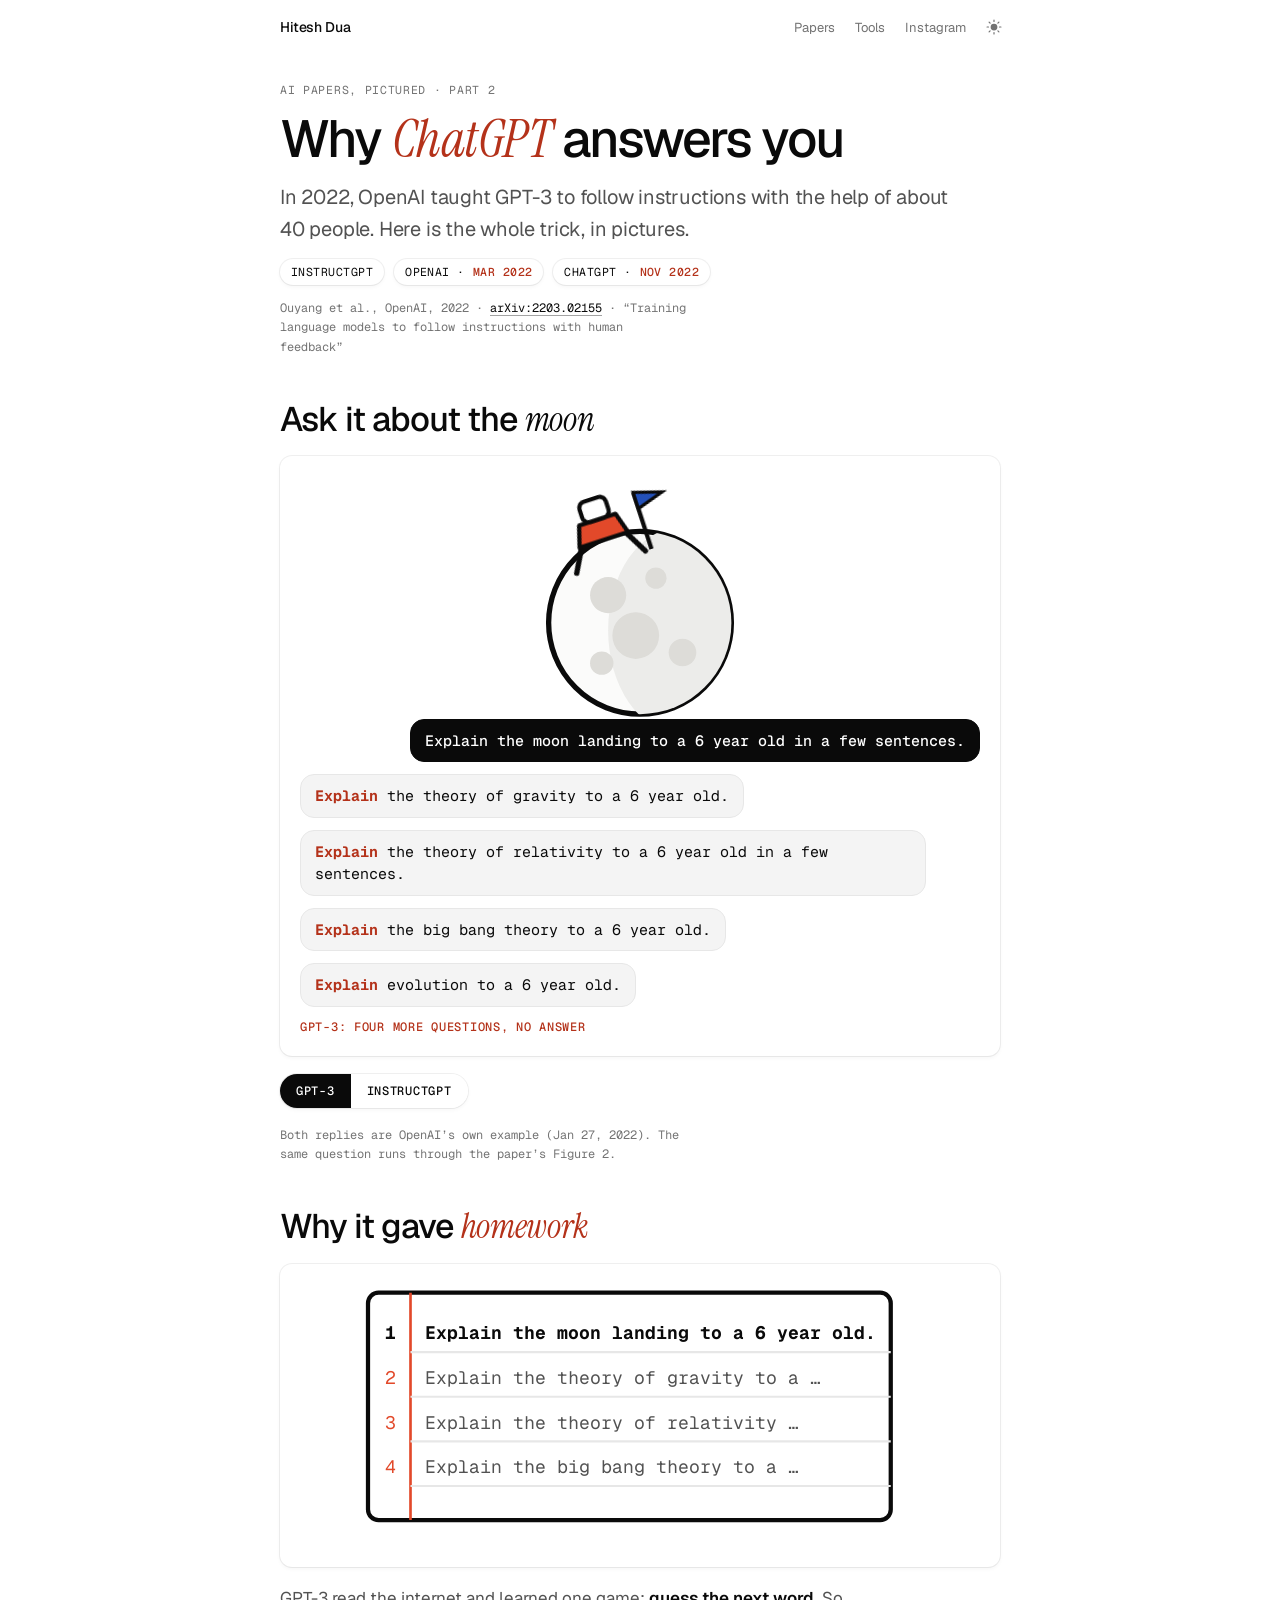
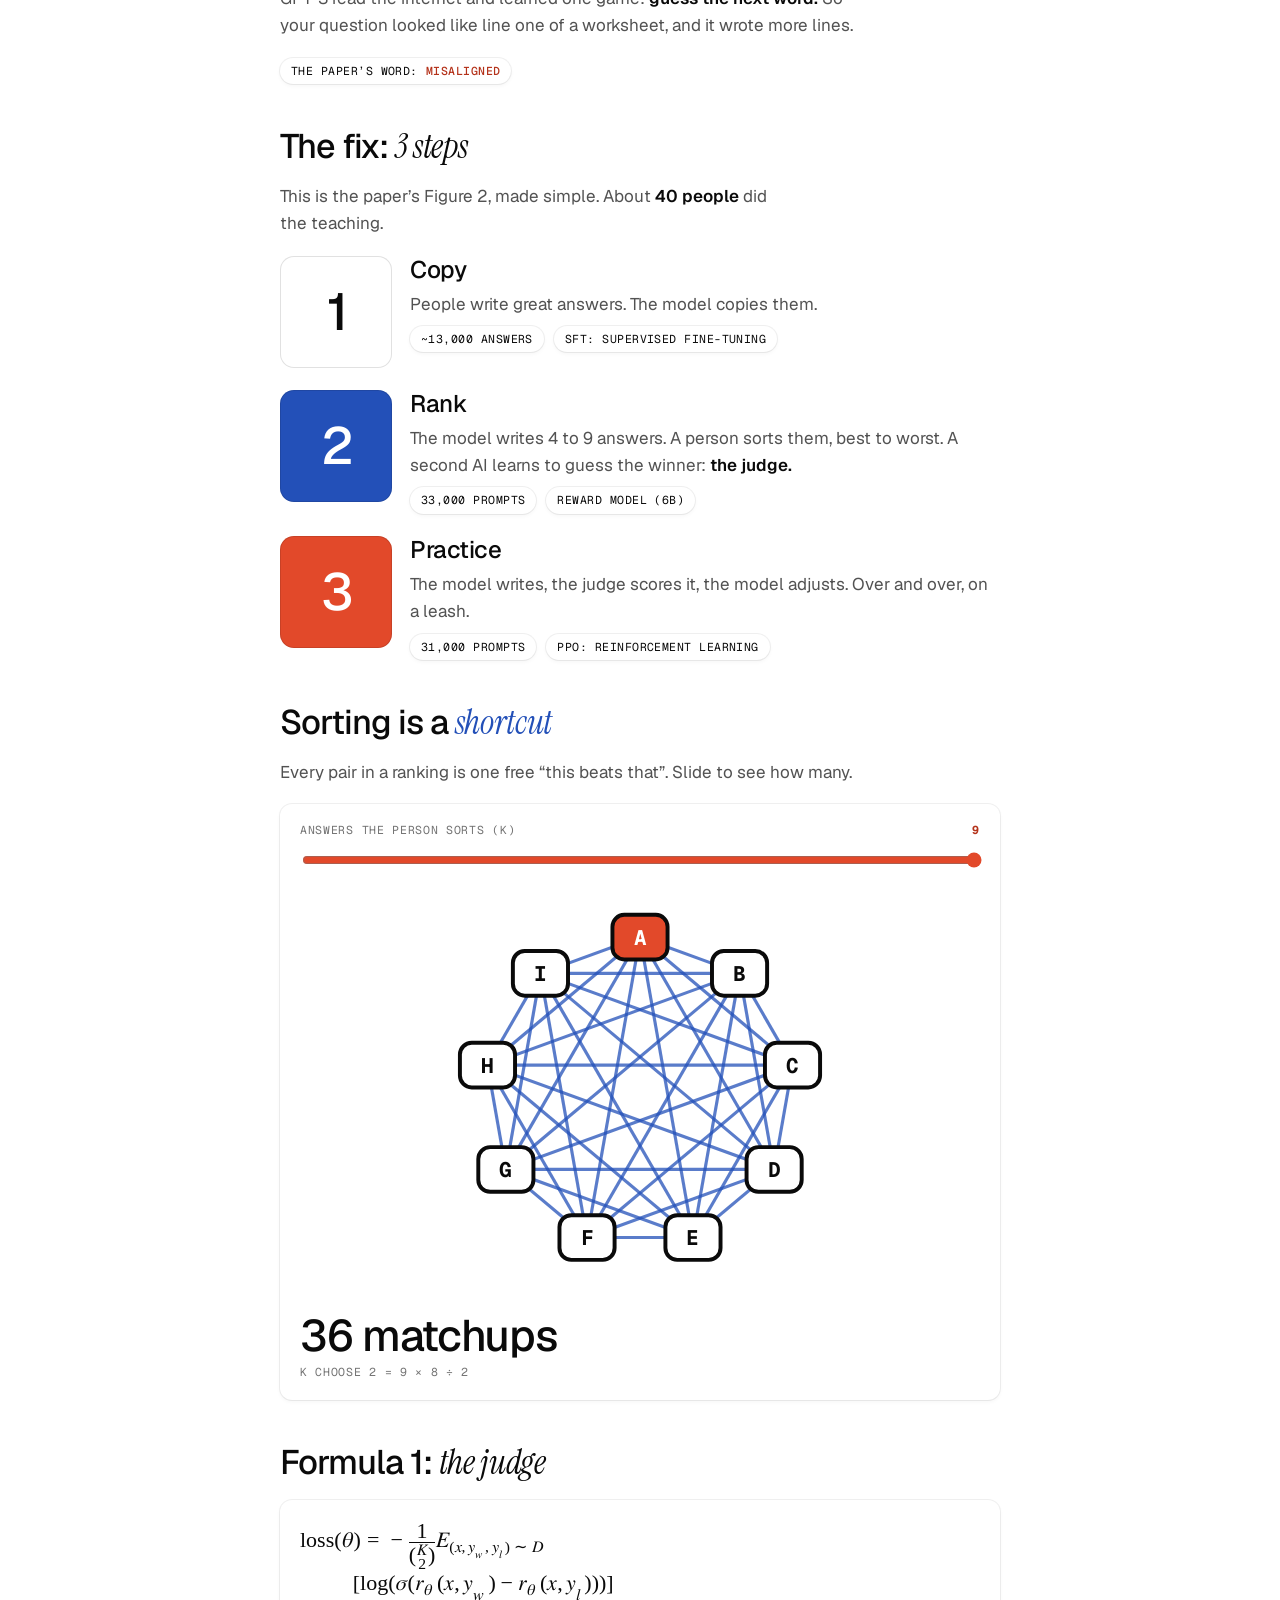
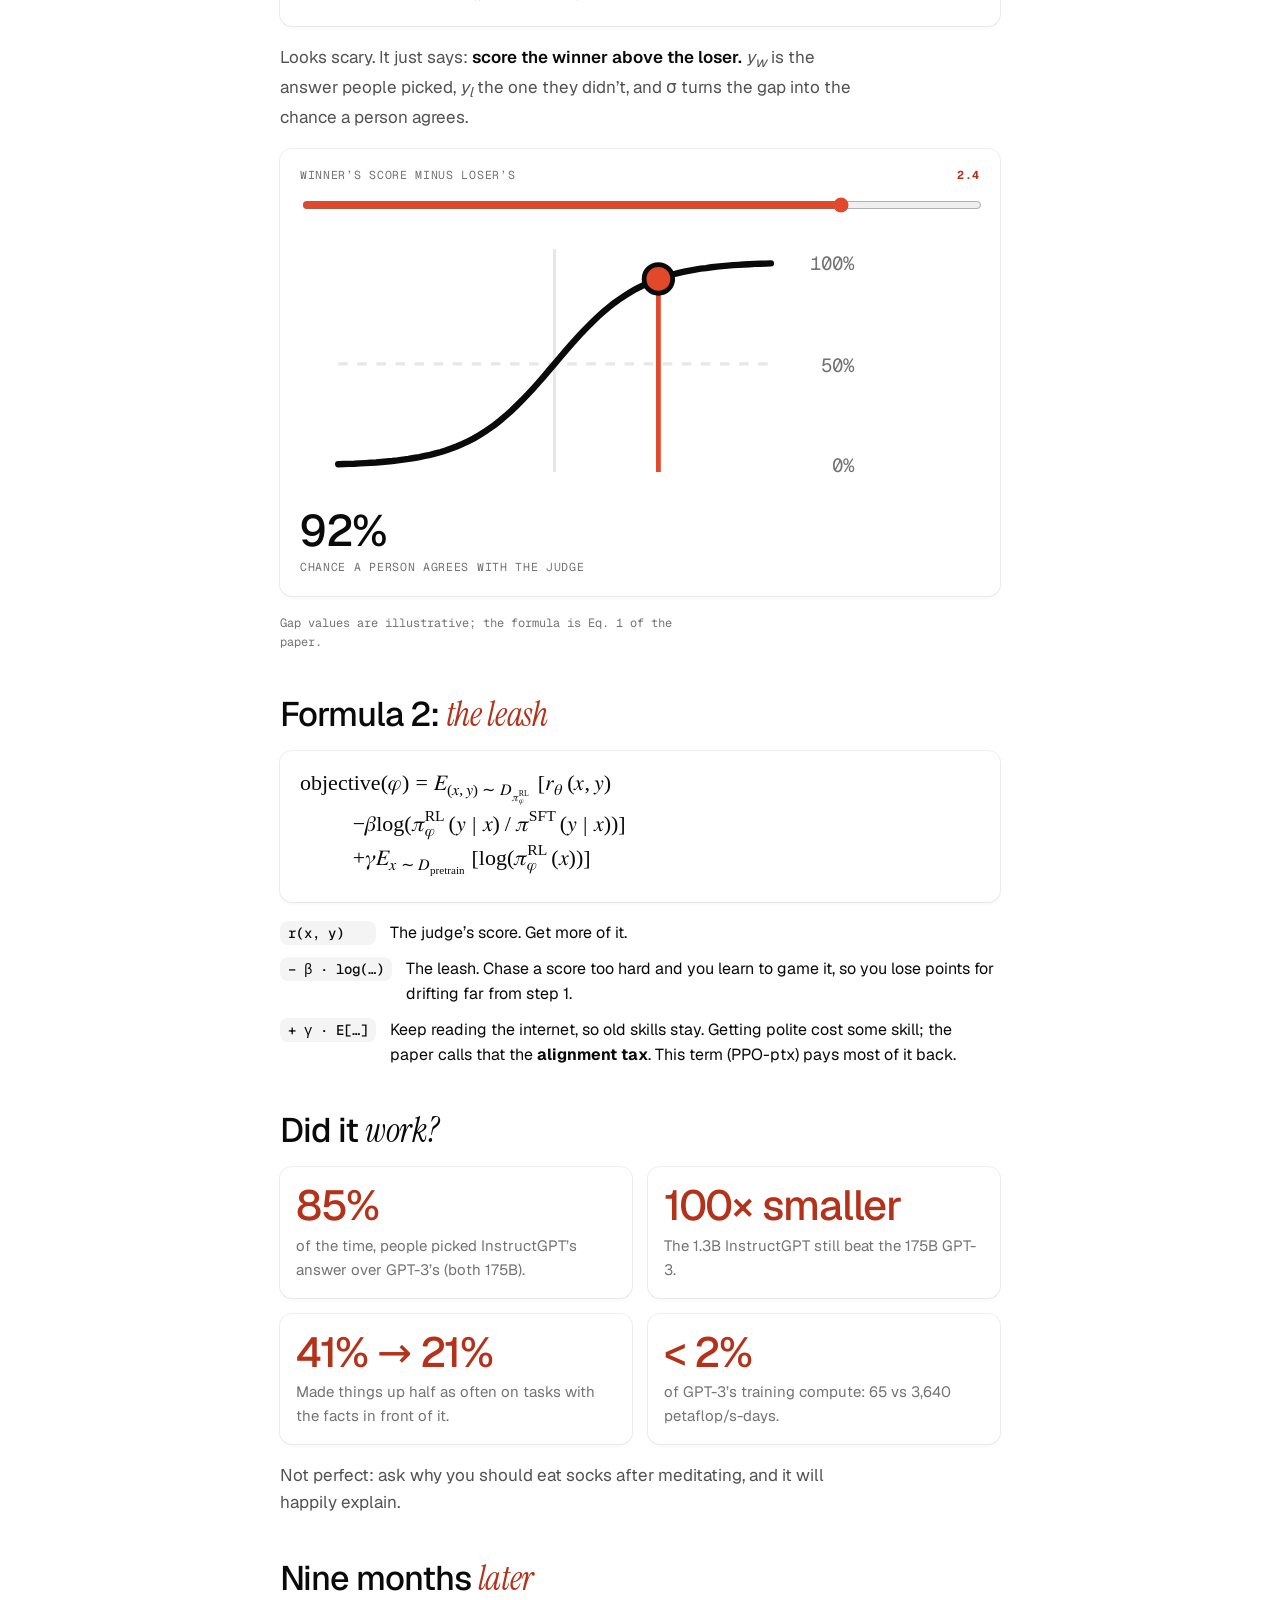
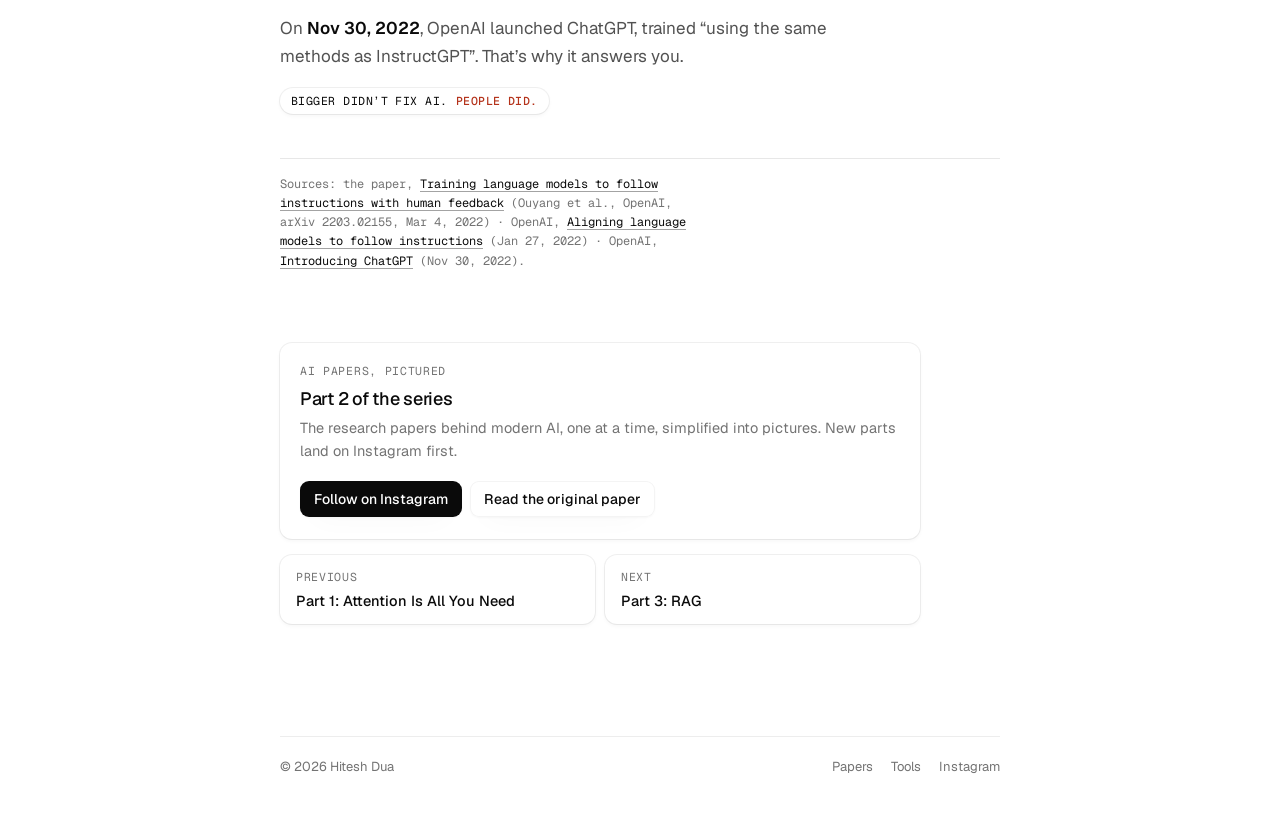
<file: papers/instructgpt.html>
<!doctype html>
<html lang="en">
<head>
<meta charset="utf-8">
<script>(function(){var d=document.documentElement,t;try{t=localStorage.getItem('hd-theme')}catch(e){}if(t!=='light'&&t!=='dark')t=window.matchMedia&&matchMedia('(prefers-color-scheme: dark)').matches?'dark':'light';d.setAttribute('data-theme',t);d.className+=' hd-js'})()</script>
<meta name="viewport" content="width=device-width, initial-scale=1, viewport-fit=cover">
<title>InstructGPT on one page: the paper behind ChatGPT, explained | Hitesh Dua</title>
<meta name="description" content="How roughly 40 people ranking answers taught GPT-3 to help: the three steps (SFT, a reward model, PPO), both equations, and the results. Part 2 of AI papers, pictured.">
<link rel="canonical" href="https://hiteshdua.com/papers/instructgpt">
<meta name="author" content="Hitesh Dua">
<meta name="color-scheme" content="light dark">
<meta name="theme-color" content="#ffffff" media="(prefers-color-scheme: light)">
<meta name="theme-color" content="#08090a" media="(prefers-color-scheme: dark)">
<link rel="icon" href="/assets/favicon.svg" type="image/svg+xml">
<link rel="icon" href="/assets/favicon-32.png" sizes="32x32" type="image/png">
<link rel="apple-touch-icon" href="/assets/apple-touch-icon.png">
<link rel="preload" href="/assets/geist-latin.woff2" as="font" type="font/woff2" crossorigin>
<link rel="stylesheet" href="/assets/site.css?v=ab0dbf3c17">
<link rel="modulepreload" href="/assets/hairline.js">
<meta property="og:type" content="article">
<meta property="og:site_name" content="Hitesh Dua">
<meta property="og:title" content="InstructGPT, on one page">
<meta property="og:description" content="How roughly 40 people ranking answers taught GPT-3 to help: the three steps (SFT, a reward model, PPO), both equations, and the results. Part 2 of AI papers, pictured.">
<meta property="og:url" content="https://hiteshdua.com/papers/instructgpt">
<meta property="og:image" content="https://hiteshdua.com/assets/og-instructgpt.png">
<meta property="og:image:width" content="1200">
<meta property="og:image:height" content="630">
<meta property="og:image:alt" content="InstructGPT, on one page">
<meta name="twitter:card" content="summary_large_image">
<meta property="article:published_time" content="2026-10-25">
<style>
/* Layout: one picture-book column; every idea is a big flat cut-paper picture with a line or two of words, the
   paper's own terms on mono chips. The same world as the Part 2 reel: archive paper, graphite ink, vermilion for the
   idea in focus, cobalt for people (the human feedback). Three things to touch: the GPT-3 / InstructGPT switch,
   K choose 2 on a ring, and the sigma curve. */
:root {
  --ground: #EFE9DD; --panel: #E3DBCC; --card: #FBF8F2; --ink: #1D1B18; --ink2: #57524A; --ink3: #736D62;
  --rule: #DDD5C5; --hot: #E2492A; --hot-text: #B4321A; --cool: #2350B8; --shadow: #D2C6B1; --on-hot: #FBF8F2;
  --moon: #FBF8F2; --limb: #E3DBCC; --crater: #D2C6B1; --moon-ink: #1D1B18;
  --display: "Archivo", "Arial Narrow", "Helvetica Neue", Arial, sans-serif;
  --mono: "IBM Plex Mono", ui-monospace, "SFMono-Regular", Menlo, monospace;
  --mathf: math, "STIX Two Math", "Cambria Math", "Latin Modern Math", "Times New Roman", serif;
}
@media (prefers-color-scheme: dark) {
  :root:not([data-theme="light"]) {
    --ground: #1F2226; --panel: #2A2E33; --card: #2A2E33; --ink: #F1ECE2; --ink2: #B7B2A8; --ink3: #8D8981;
    --rule: #2E3237; --hot: #FF6B45; --hot-text: #FF8A6B; --cool: #7DA2FF; --shadow: #121417; --on-hot: #1F2226;
    --moon: #E9E3D7; --limb: #D3CABB; --crater: #BDB4A4; --moon-ink: #121417;
    color-scheme: dark;
  }
}
:root[data-theme="dark"] {
  --ground: #1F2226; --panel: #2A2E33; --card: #2A2E33; --ink: #F1ECE2; --ink2: #B7B2A8; --ink3: #8D8981;
  --rule: #2E3237; --hot: #FF6B45; --hot-text: #FF8A6B; --cool: #7DA2FF; --shadow: #121417; --on-hot: #1F2226;
  --moon: #E9E3D7; --limb: #D3CABB; --crater: #BDB4A4; --moon-ink: #121417;
  color-scheme: dark;
}
body {
  background: var(--ground); color: var(--ink);
  background-image: linear-gradient(var(--rule) 1px, transparent 1px), linear-gradient(90deg, var(--rule) 1px, transparent 1px);
  background-size: 48px 48px;
}
.igp-page { padding: 12px max(16px, env(safe-area-inset-right, 0px)) 48px max(16px, env(safe-area-inset-left, 0px)); }
.igp { max-width: 720px; margin: 0 auto; display: grid; gap: 56px; padding-block: 16px 16px;
  font-family: var(--display); font-size: 17px; line-height: 1.5; color: var(--ink); }
.igp, .igp *, .igp *::before, .igp *::after { box-sizing: border-box; }
.igp [hidden] { display: none !important; }
.igp a { color: var(--ink); text-underline-offset: 3px; }
.igp a:focus-visible, .igp button:focus-visible, .igp input:focus-visible { outline: 3px solid var(--cool); outline-offset: 3px; border-radius: 4px; }
.igp-head { display: grid; gap: 18px; }
.igp .kicker { margin: 0; font-family: var(--mono); font-weight: 700; font-size: 13px; letter-spacing: .16em; text-transform: uppercase;
  color: var(--hot-text); display: flex; align-items: center; gap: 10px; }
.igp .kicker::before { content: ""; width: 10px; height: 10px; border-radius: 50%; background: var(--hot); }
.igp h1, .igp h2 { font-stretch: 76%; font-weight: 880; line-height: 1; letter-spacing: -.01em; text-transform: uppercase;
  text-wrap: balance; margin: 0; }
.igp h1 { font-size: clamp(44px, 11vw, 92px); }
.igp h2 { font-size: clamp(32px, 7.4vw, 56px); }
.igp .tape { background: var(--ink); color: var(--ground); padding: 0 .14em; box-decoration-break: clone; -webkit-box-decoration-break: clone; }
.igp .tape.hot { background: var(--hot); color: var(--on-hot); }
.igp .tape.cool { background: var(--cool); color: var(--on-hot); }
.igp p { margin: 0; max-width: 34em; }
.igp .lede { font-size: 20px; color: var(--ink2); font-stretch: 100%; }
.igp .say { font-size: 19px; font-stretch: 100%; text-wrap: pretty; }
.igp .cite { font-family: var(--mono); font-size: 13px; color: var(--ink3); }
.igp .cite a { color: inherit; }
.igp .chip { display: inline-flex; align-items: center; gap: 8px; font-family: var(--mono); font-size: 13px; font-weight: 600;
  letter-spacing: .06em; text-transform: uppercase; border: 2px solid var(--ink); border-radius: 999px; padding: 4px 12px; background: var(--card); }
.igp .chip b { color: var(--hot-text); font-weight: 700; }
.igp .row { display: flex; flex-wrap: wrap; gap: 10px; }
.igp section { display: grid; gap: 18px; min-width: 0; }
.igp .pic { background: var(--card); border: 4px solid var(--ink); border-radius: 22px; box-shadow: 9px 11px 0 var(--shadow);
  padding: 18px; overflow: hidden; min-width: 0; }
.igp .pic svg { display: block; width: 100%; height: auto; }
.igp #igp-ring { max-width: 420px; margin-inline: auto; }
.igp #igp-sig { max-width: 560px; }
.igp svg text { font-family: var(--mono); }
.igp .src { font-family: var(--mono); font-size: 12.5px; color: var(--ink3); letter-spacing: .02em; }
/* the chat */
.igp .chat { display: grid; gap: 12px; }
.igp .bub { font-family: var(--mono); font-size: clamp(14px, 3.6vw, 17px); line-height: 1.45; border: 3px solid var(--ink);
  border-radius: 18px; padding: 10px 14px; max-width: 92%; }
.igp .bub.me { justify-self: end; background: var(--ink); color: var(--ground); font-weight: 700; }
.igp .bub.ai { justify-self: start; background: var(--panel); }
.igp .bub.ai b { color: var(--hot-text); }
.igp .bub.good { background: var(--card); border-color: var(--cool); }
.igp .switch { display: inline-flex; border: 3px solid var(--ink); border-radius: 999px; overflow: hidden; width: max-content; max-width: 100%; }
.igp .switch button { font: 700 14px/1 var(--mono); letter-spacing: .08em; text-transform: uppercase; padding: 11px 16px; border: 0;
  background: var(--card); color: var(--ink); cursor: pointer; }
.igp .switch button[aria-pressed="true"] { background: var(--hot); color: var(--on-hot); }
.igp .verdict { font-family: var(--mono); font-weight: 700; font-size: 14px; letter-spacing: .1em; text-transform: uppercase; }
.igp .verdict.bad { color: var(--hot-text); } .igp .verdict.ok { color: var(--cool); }
/* the three steps */
.igp .steps { display: grid; gap: 22px; }
.igp .step { display: grid; grid-template-columns: 112px 1fr; gap: 18px; align-items: start; }
.igp .step > div { min-width: 0; display: grid; gap: 8px; }
.igp .num { width: 112px; aspect-ratio: 1; max-width: 100%; border: 4px solid var(--ink); border-radius: 18px; display: grid;
  place-items: center; font: 900 64px/1 var(--display); font-stretch: 76%; box-shadow: 6px 8px 0 var(--shadow); }
.igp .n1 { background: var(--card); } .igp .n2 { background: var(--cool); color: var(--on-hot); } .igp .n3 { background: var(--hot); color: var(--on-hot); }
.igp .step h3 { margin: 0; font-size: 30px; font-stretch: 76%; font-weight: 880; text-transform: uppercase; line-height: 1; }
@media (max-width: 480px) { .igp .step { grid-template-columns: 76px 1fr; gap: 14px; } .igp .num { width: 76px; font-size: 44px; border-radius: 14px; } }
/* the two things to slide */
.igp .tool { display: grid; gap: 12px; }
.igp .tool label { font-family: var(--mono); font-size: 13px; font-weight: 600; letter-spacing: .06em; text-transform: uppercase;
  color: var(--ink2); display: flex; justify-content: space-between; gap: 10px; }
.igp .tool output { color: var(--hot-text); font-weight: 700; font-variant-numeric: tabular-nums; }
.igp input[type=range] { width: 100%; accent-color: var(--hot); }
.igp .readout { font: 880 clamp(34px, 8vw, 54px)/1 var(--display); font-stretch: 76%; font-variant-numeric: tabular-nums; }
.igp .readout small { font: 600 14px/1.3 var(--mono); letter-spacing: .04em; color: var(--ink2); display: block; margin-top: 6px; text-transform: uppercase; }
/* the paper's formulas */
.igp .eq { overflow-x: auto; padding: 6px 0; font-size: clamp(15px, 4vw, 22px); display: grid; gap: 6px; justify-items: start; }
.igp .eq math { margin: 0; }
.igp .eq .cont { padding-left: 1.6em; }
.igp .eq math { font-family: var(--mathf); }
.igp .terms { display: grid; gap: 10px; }
.igp .term { display: grid; grid-template-columns: minmax(96px, max-content) 1fr; gap: 14px; align-items: baseline; }
.igp .term code { font: 700 16px var(--mono); background: var(--panel); border-radius: 8px; padding: 3px 8px; white-space: nowrap; }
.igp .term span { min-width: 0; }
/* what it got */
.igp .stats { display: grid; grid-template-columns: repeat(2, minmax(0, 1fr)); gap: 16px; }
@media (max-width: 480px) { .igp .stats { grid-template-columns: minmax(0, 1fr); } }
.igp .stat { background: var(--card); border: 4px solid var(--ink); border-radius: 18px; padding: 16px; display: grid; gap: 6px; align-content: start; }
.igp .stat .big { font: 900 clamp(40px, 9vw, 58px)/1 var(--display); font-stretch: 76%; color: var(--hot-text); font-variant-numeric: tabular-nums; }
.igp .stat p { font-size: 16px; font-stretch: 100%; }
.igp-foot { display: grid; gap: 10px; border-top: 3px solid var(--ink); padding-top: 18px; }
@media (prefers-reduced-motion: no-preference) {
  .igp .lander { animation: igp-land 1.2s cubic-bezier(.3, 1.5, .5, 1) .2s both; }
  @keyframes igp-land { from { transform: translateY(-90px); } to { transform: translateY(0); } }
}
</style>
<style>
/* The Hairline look for this page, laid over its own styles: a white canvas (near-black in dark), Geist, cards drawn
   by their shadow alone, quiet headings with one serif word where the reel put a tape. The pictures keep their two
   colours: vermilion for the idea in focus, cobalt for people. */
:root {
  --ground: #ffffff; --panel: #f4f4f4; --card: #ffffff; --ink: #0a0a0a; --ink2: #525252; --ink3: #737373;
  --rule: #e7e7e7; --hot: #e2492a; --hot-text: #b4321a; --cool: #2350b8; --shadow: transparent; --on-hot: #ffffff;
  --moon: #fbfbfa; --limb: #ececea; --crater: #dddcd8; --moon-ink: #0a0a0a;
  --display: "Geist", ui-sans-serif, system-ui, -apple-system, "Segoe UI", sans-serif;
  --mono: "Geist Mono", ui-monospace, "SF Mono", Menlo, monospace;
}
/* dark: the same look on the site's near-black */
:root[data-theme="dark"] {
  --ground: #08090a; --panel: #17181b; --card: #0e0f11; --ink: #ededef; --ink2: #b4b5bb; --ink3: #8e8f96;
  --rule: #26272b; --hot: #ff6b45; --hot-text: #ff8a6b; --cool: #7da2ff; --shadow: transparent; --on-hot: #08090a;
  --moon: #e9e7e2; --limb: #cfccc5; --crater: #b9b5ad; --moon-ink: #08090a;
}
@media (prefers-color-scheme: dark) {
  :root:not([data-theme="light"]) {
    --ground: #08090a; --panel: #17181b; --card: #0e0f11; --ink: #ededef; --ink2: #b4b5bb; --ink3: #8e8f96;
    --rule: #26272b; --hot: #ff6b45; --hot-text: #ff8a6b; --cool: #7da2ff; --shadow: transparent; --on-hot: #08090a;
    --moon: #e9e7e2; --limb: #cfccc5; --crater: #b9b5ad; --moon-ink: #08090a;
  }
}
body { background-image: none; }
.igp-page { padding: 12px var(--hd-gutter) 0; }
.igp { gap: 44px; font-size: 16px; line-height: 1.6; -webkit-font-smoothing: antialiased; }
.igp-head { gap: 14px; }
.igp .kicker { font: 400 11.5px/1.4 var(--hd-mono); letter-spacing: .06em; color: var(--hd-muted); }
.igp .kicker::before { display: none; }
.igp h1, .igp h2, .igp .step h3 { text-transform: none; font-stretch: normal; font-weight: 500; }
.igp h1 { font-size: clamp(36px, 7vw, 52px); line-height: 1.04; letter-spacing: -.04em; }
.igp h2 { font-size: clamp(26px, 4.8vw, 34px); line-height: 1.1; letter-spacing: -.03em; }
.igp .tape, .igp .tape.hot, .igp .tape.cool { background: none; padding: 0; color: inherit; font-family: var(--hd-serif);
  font-style: italic; font-weight: 400; letter-spacing: -.01em; }
.igp .tape.hot { color: var(--hot-text); }
.igp .tape.cool { color: var(--cool); }
.igp .lede { font-size: clamp(17px, 2.4vw, 20px); letter-spacing: -.01em; }
.igp .say { font-size: 17px; color: var(--ink2); }
.igp .say strong { color: var(--ink); font-weight: 600; }
.igp .cite, .igp .src { font-family: var(--hd-mono); font-size: 12px; letter-spacing: 0; }
.igp .cite a, .igp .src a { color: var(--ink); text-decoration-color: var(--hd-faint); }
.igp .chip { border: 0; box-shadow: var(--hd-card); background: var(--card); font: 400 11.5px/1.4 var(--hd-mono);
  letter-spacing: .04em; padding: 5px 11px; }
.igp .chip b { font-weight: 500; }
.igp .pic, .igp .stat { border: 0; border-radius: 12px; box-shadow: var(--hd-card); }
.igp .pic { padding: 18px 20px 20px; }
.igp .bub { border-width: 1px; border-color: var(--rule); border-radius: 14px; font-family: var(--hd-mono); font-size: clamp(13px, 3.4vw, 15px); }
.igp .bub.me { border-color: var(--ink); font-weight: 500; }
.igp .bub.good { border-color: var(--cool); }
.igp .switch { border: 0; box-shadow: var(--hd-card); }
.igp .switch button { font: 500 12px/1 var(--hd-mono); letter-spacing: .06em; padding: 11px 16px; }
.igp .switch button[aria-pressed="true"] { background: var(--ink); color: var(--ground); }
.igp .verdict { font: 500 12px/1.4 var(--hd-mono); letter-spacing: .06em; }
.igp .num { border: 0; border-radius: 14px; box-shadow: inset 0 0 0 1px color-mix(in srgb, var(--ink) 12%, transparent);
  font: 500 52px/1 var(--hd-sans); letter-spacing: -.04em; }
.igp .step h3 { font-size: 24px; letter-spacing: -.02em; line-height: 1.15; }
@media (max-width: 480px) { .igp .num { font-size: 38px; } }
.igp .tool label, .igp .readout small { font: 400 11.5px/1.4 var(--hd-mono); letter-spacing: .06em; color: var(--hd-muted); }
.igp .readout { font: 500 clamp(32px, 7vw, 44px)/1 var(--hd-sans); letter-spacing: -.03em; }
.igp .term code { font: 500 14px var(--hd-mono); }
.igp .stat .big { font: 500 clamp(32px, 7vw, 42px)/1.05 var(--hd-sans); letter-spacing: -.03em; }
.igp .stat p { font-size: 15px; color: var(--hd-muted); }
.igp-foot { border-top: 1px solid var(--rule); padding-top: 16px; }
</style>
<script type="application/ld+json">{"@context":"https://schema.org","@type":"Article","headline":"InstructGPT on one page: the paper behind ChatGPT, explained","description":"How roughly 40 people ranking answers taught GPT-3 to help: the three steps (SFT, a reward model, PPO), both equations, and the results. Part 2 of AI papers, pictured.","url":"https://hiteshdua.com/papers/instructgpt","datePublished":"2026-10-25","image":"https://hiteshdua.com/assets/og-instructgpt.png","author":{"@type":"Person","name":"Hitesh Dua","url":"https://hiteshdua.com/"},"isPartOf":{"@type":"CreativeWorkSeries","name":"AI papers, pictured","url":"https://hiteshdua.com/papers/"},"about":{"@type":"ScholarlyArticle","name":"Training language models to follow instructions with human feedback","url":"https://arxiv.org/abs/2203.02155","datePublished":"2022"}}</script>
</head>
<body class="hd-paperpage" style="--hd-col:calc(720px + 2 * var(--hd-gutter))">
<a class="hd-skip hd-chrome" href="#main">Skip to content</a>
<header class="hd-chrome hd-top">
  <a class="hd-name" href="/">Hitesh Dua</a>
  <nav aria-label="Site">
    <a class="hd-link" href="/papers/">Papers</a>
    <a class="hd-link" href="/#tools">Tools</a>
    <a class="hd-link" href="https://www.instagram.com/pragmaticcoder.ai/" rel="me">Instagram</a>
    <button class="hd-theme" type="button" aria-label="Dark theme" aria-pressed="false" title="Switch to dark">
      <svg viewBox="0 0 24 24" width="18" height="18" aria-hidden="true" focusable="false">
        <mask id="hd-cut"><rect width="24" height="24" fill="#fff"/><circle class="hd-cut" cx="14.3" cy="9.8" r="4.4" fill="#000"/></mask>
        <circle class="hd-orb" cx="12" cy="12" r="4.5" fill="currentColor" mask="url(#hd-cut)"/>
        <path class="hd-rays" d="M12 2.75v1.9M12 19.35v1.9M2.75 12h1.9M19.35 12h1.9M5.46 5.46l1.34 1.34M17.2 17.2l1.34 1.34M5.46 18.54l1.34-1.34M17.2 6.8l1.34-1.34" fill="none" stroke="currentColor" stroke-width="1.6" stroke-linecap="round"/>
      </svg>
    </button>
  </nav>
</header>
<main class="igp-page" id="main">
<div class="igp">
  <header class="igp-head">
    <p class="kicker">AI papers, pictured · Part 2</p>
    <h1>Why <span class="tape hot">ChatGPT</span> answers you</h1>
    <p class="lede">In 2022, OpenAI taught GPT-3 to follow instructions with the help of about 40 people. Here is the whole trick, in pictures.</p>
    <div class="row"><span class="chip">InstructGPT</span><span class="chip">OpenAI · <b>Mar 2022</b></span><span class="chip">ChatGPT · <b>Nov 2022</b></span></div>
    <p class="cite">Ouyang et al., OpenAI, 2022 ·
      <a href="https://arxiv.org/abs/2203.02155" target="_blank" rel="noopener">arXiv:2203.02155</a> ·
      “Training language models to follow instructions with human feedback”</p>
  </header>

  <section aria-labelledby="igp-q">
    <h2 id="igp-q">Ask it about the <span class="tape">moon</span></h2>
    <div class="pic">
      <svg viewBox="0 0 640 230" role="img" aria-label="A cut-paper moon with a little lander and a flag on top">
        <defs><clipPath id="igp-mc"><circle cx="320" cy="140" r="86"/></clipPath></defs>
        <circle cx="329" cy="150" r="86" fill="var(--shadow)"/>
        <circle cx="320" cy="140" r="86" fill="var(--moon)" stroke="var(--moon-ink)" stroke-width="5"/>
        <g clip-path="url(#igp-mc)"><ellipse cx="356" cy="147" rx="66" ry="96" fill="var(--limb)"/>
          <circle cx="290" cy="114" r="17" fill="var(--crater)"/><circle cx="335" cy="98" r="10" fill="var(--crater)"/>
          <circle cx="316" cy="152" r="22" fill="var(--crater)"/><circle cx="360" cy="168" r="13" fill="var(--crater)"/><circle cx="284" cy="178" r="11" fill="var(--crater)"/></g>
        <g class="lander"><g transform="translate(286 62) rotate(-18)">
          <path d="M-22 0 L-34 22 M22 0 L34 22" stroke="var(--ink)" stroke-width="5" stroke-linecap="round" fill="none"/>
          <path d="M-24 0 H24 L18 -20 H-18 Z" fill="var(--hot)" stroke="var(--ink)" stroke-width="4" stroke-linejoin="round"/>
          <rect x="-13" y="-40" width="26" height="20" rx="6" fill="var(--card)" stroke="var(--ink)" stroke-width="4"/>
          <path d="M40 22 V-34" stroke="var(--ink)" stroke-width="4"/><path d="M40 -34 L66 -26 L40 -18 Z" fill="var(--cool)" stroke="var(--ink)" stroke-width="3"/>
        </g></g>
      </svg>
      <div class="chat" aria-live="polite">
        <div class="bub me">Explain the moon landing to a 6 year old in a few sentences.</div>
        <div id="igp-gpt3" class="chat">
          <div class="bub ai"><b>Explain</b> the theory of gravity to a 6 year old.</div>
          <div class="bub ai"><b>Explain</b> the theory of relativity to a 6 year old in a few sentences.</div>
          <div class="bub ai"><b>Explain</b> the big bang theory to a 6 year old.</div>
          <div class="bub ai"><b>Explain</b> evolution to a 6 year old.</div>
          <div class="verdict bad">GPT-3: four more questions, no answer</div>
        </div>
        <div id="igp-igpt" class="chat" hidden>
          <div class="bub ai good">People went to the moon, and they took pictures of what they saw, and sent them back to the earth so we could all see them.</div>
          <div class="verdict ok">InstructGPT: an answer a 6 year old gets</div>
        </div>
      </div>
    </div>
    <div class="switch" role="group" aria-label="Which model answers">
      <button type="button" id="igp-b-gpt3" aria-pressed="true">GPT-3</button>
      <button type="button" id="igp-b-igpt" aria-pressed="false">InstructGPT</button>
    </div>
    <p class="src">Both replies are OpenAI’s own example (Jan 27, 2022). The same question runs through the paper’s Figure 2.</p>
  </section>

  <section aria-labelledby="igp-why">
    <h2 id="igp-why">Why it gave <span class="tape hot">homework</span></h2>
    <div class="pic">
      <svg viewBox="0 0 640 250" role="img" aria-label="A worksheet: line one is your question, and GPT-3 keeps writing lines two to five">
        <rect x="74" y="20" width="492" height="214" rx="10" fill="var(--shadow)"/>
        <rect x="64" y="10" width="492" height="214" rx="10" fill="var(--card)" stroke="var(--ink)" stroke-width="4"/>
        <line x1="104" y1="10" x2="104" y2="224" stroke="var(--hot)" stroke-width="2.5"/>
        <g font-family="IBM Plex Mono, monospace" font-size="17" fill="var(--ink)">
          <text x="80" y="54" font-weight="700">1</text><text x="118" y="54" font-weight="700">Explain the moon landing to a 6 year old.</text>
          <text x="80" y="96" fill="var(--hot)">2</text><text x="118" y="96" fill="var(--ink2)">Explain the theory of gravity to a …</text>
          <text x="80" y="138" fill="var(--hot)">3</text><text x="118" y="138" fill="var(--ink2)">Explain the theory of relativity …</text>
          <text x="80" y="180" fill="var(--hot)">4</text><text x="118" y="180" fill="var(--ink2)">Explain the big bang theory to a …</text>
        </g>
        <g stroke="var(--rule)" stroke-width="2"><line x1="104" y1="66" x2="556" y2="66"/><line x1="104" y1="108" x2="556" y2="108"/><line x1="104" y1="150" x2="556" y2="150"/><line x1="104" y1="192" x2="556" y2="192"/></g>
      </svg>
    </div>
    <p class="say">GPT-3 read the internet and learned one game: <strong>guess the next word.</strong> So your question looked like line one of a worksheet, and it wrote more lines.</p>
    <div class="row"><span class="chip">The paper’s word: <b>misaligned</b></span></div>
  </section>

  <section aria-labelledby="igp-fix">
    <h2 id="igp-fix">The fix: <span class="tape">3 steps</span></h2>
    <p class="say">This is the paper’s Figure 2, made simple. About <strong>40 people</strong> did the teaching.</p>
    <div class="steps">
      <div class="step">
        <div class="num n1" aria-hidden="true">1</div>
        <div>
          <h3>Copy</h3>
          <p class="say">People write great answers. The model copies them.</p>
          <div class="row"><span class="chip">~13,000 answers</span><span class="chip">SFT: supervised fine-tuning</span></div>
        </div>
      </div>
      <div class="step">
        <div class="num n2" aria-hidden="true">2</div>
        <div>
          <h3>Rank</h3>
          <p class="say">The model writes 4 to 9 answers. A person sorts them, best to worst. A second AI learns to guess the winner: <strong>the judge.</strong></p>
          <div class="row"><span class="chip">33,000 prompts</span><span class="chip">reward model (6B)</span></div>
        </div>
      </div>
      <div class="step">
        <div class="num n3" aria-hidden="true">3</div>
        <div>
          <h3>Practice</h3>
          <p class="say">The model writes, the judge scores it, the model adjusts. Over and over, on a leash.</p>
          <div class="row"><span class="chip">31,000 prompts</span><span class="chip">PPO: reinforcement learning</span></div>
        </div>
      </div>
    </div>
  </section>

  <section aria-labelledby="igp-k">
    <h2 id="igp-k">Sorting is a <span class="tape cool">shortcut</span></h2>
    <p class="say">Every pair in a ranking is one free “this beats that”. Slide to see how many.</p>
    <div class="pic tool">
      <label for="igp-kin">Answers the person sorts (K) <output id="igp-kout">9</output></label>
      <input id="igp-kin" type="range" min="4" max="9" step="1" value="9">
      <svg id="igp-ring" viewBox="0 0 320 320" role="img" aria-label="Answers on a ring, every pair joined by a line"></svg>
      <div class="readout"><span id="igp-kpairs">36</span> matchups<small id="igp-kmath">K choose 2 = 9 × 8 ÷ 2</small></div>
    </div>
  </section>

  <section aria-labelledby="igp-f1">
    <h2 id="igp-f1">Formula 1: <span class="tape">the judge</span></h2>
    <div class="pic">
      <div class="eq" role="group" aria-label="Equation 1, the reward model's loss">
        <math display="block"><mrow><mi>loss</mi><mo stretchy="false">(</mo><mi>θ</mi><mo stretchy="false">)</mo><mo>=</mo><mo>−</mo><mfrac><mn>1</mn><mrow><mo>(</mo><mfrac linethickness="0"><mi>K</mi><mn>2</mn></mfrac><mo>)</mo></mrow></mfrac><msub><mi>E</mi><mrow><mo stretchy="false">(</mo><mi>x</mi><mo>,</mo><msub><mi>y</mi><mi>w</mi></msub><mo>,</mo><msub><mi>y</mi><mi>l</mi></msub><mo stretchy="false">)</mo><mo>∼</mo><mi>D</mi></mrow></msub></mrow></math>
        <math display="block" class="cont"><mrow><mo stretchy="false">[</mo><mi>log</mi><mo stretchy="false">(</mo><mi>σ</mi><mo stretchy="false">(</mo><msub><mi>r</mi><mi>θ</mi></msub><mo stretchy="false">(</mo><mi>x</mi><mo>,</mo><msub><mi>y</mi><mi>w</mi></msub><mo stretchy="false">)</mo><mo>−</mo><msub><mi>r</mi><mi>θ</mi></msub><mo stretchy="false">(</mo><mi>x</mi><mo>,</mo><msub><mi>y</mi><mi>l</mi></msub><mo stretchy="false">)</mo><mo stretchy="false">)</mo><mo stretchy="false">)</mo><mo stretchy="false">]</mo></mrow></math>
      </div>
    </div>
    <p class="say">Looks scary. It just says: <strong>score the winner above the loser.</strong> <em>y<sub>w</sub></em> is the answer people picked, <em>y<sub>l</sub></em> the one they didn’t, and σ turns the gap into the chance a person agrees.</p>
    <div class="pic tool">
      <label for="igp-gin">Winner’s score minus loser’s <output id="igp-gout">2.4</output></label>
      <input id="igp-gin" type="range" min="-4" max="4" step="0.1" value="2.4">
      <svg id="igp-sig" viewBox="0 0 352 170" role="img" aria-label="The S-shaped sigma curve with a dot at the chosen gap"></svg>
      <div class="readout"><span id="igp-gpct">92%</span><small>chance a person agrees with the judge</small></div>
    </div>
    <p class="src">Gap values are illustrative; the formula is Eq. 1 of the paper.</p>
  </section>

  <section aria-labelledby="igp-f2">
    <h2 id="igp-f2">Formula 2: <span class="tape hot">the leash</span></h2>
    <div class="pic">
      <div class="eq" role="group" aria-label="Equation 2, the objective PPO maximizes">
        <math display="block"><mrow><mi>objective</mi><mo stretchy="false">(</mo><mi>φ</mi><mo stretchy="false">)</mo><mo>=</mo><msub><mi>E</mi><mrow><mo stretchy="false">(</mo><mi>x</mi><mo>,</mo><mi>y</mi><mo stretchy="false">)</mo><mo>∼</mo><msub><mi>D</mi><msubsup><mi>π</mi><mi>φ</mi><mi>RL</mi></msubsup></msub></mrow></msub><mo stretchy="false">[</mo><msub><mi>r</mi><mi>θ</mi></msub><mo stretchy="false">(</mo><mi>x</mi><mo>,</mo><mi>y</mi><mo stretchy="false">)</mo></mrow></math>
        <math display="block" class="cont"><mrow><mo>−</mo><mi>β</mi><mi>log</mi><mo stretchy="false">(</mo><msubsup><mi>π</mi><mi>φ</mi><mi>RL</mi></msubsup><mo stretchy="false">(</mo><mi>y</mi><mo>|</mo><mi>x</mi><mo stretchy="false">)</mo><mo>/</mo><msup><mi>π</mi><mi>SFT</mi></msup><mo stretchy="false">(</mo><mi>y</mi><mo>|</mo><mi>x</mi><mo stretchy="false">)</mo><mo stretchy="false">)</mo><mo stretchy="false">]</mo></mrow></math>
        <math display="block" class="cont"><mrow><mo>+</mo><mi>γ</mi><msub><mi>E</mi><mrow><mi>x</mi><mo>∼</mo><msub><mi>D</mi><mi>pretrain</mi></msub></mrow></msub><mo stretchy="false">[</mo><mi>log</mi><mo stretchy="false">(</mo><msubsup><mi>π</mi><mi>φ</mi><mi>RL</mi></msubsup><mo stretchy="false">(</mo><mi>x</mi><mo stretchy="false">)</mo><mo stretchy="false">)</mo><mo stretchy="false">]</mo></mrow></math>
      </div>
    </div>
    <div class="terms">
      <div class="term"><code>r(x, y)</code><span>The judge’s score. Get more of it.</span></div>
      <div class="term"><code>− β · log(…)</code><span>The leash. Chase a score too hard and you learn to game it, so you lose points for drifting far from step 1.</span></div>
      <div class="term"><code>+ γ · E[…]</code><span>Keep reading the internet, so old skills stay. Getting polite cost some skill; the paper calls that the <strong>alignment tax</strong>. This term (PPO-ptx) pays most of it back.</span></div>
    </div>
  </section>

  <section aria-labelledby="igp-res">
    <h2 id="igp-res">Did it <span class="tape">work?</span></h2>
    <div class="stats">
      <div class="stat"><div class="big">85%</div><p>of the time, people picked InstructGPT’s answer over GPT-3’s (both 175B).</p></div>
      <div class="stat"><div class="big">100× smaller</div><p>The 1.3B InstructGPT still beat the 175B GPT-3.</p></div>
      <div class="stat"><div class="big">41% → 21%</div><p>Made things up half as often on tasks with the facts in front of it.</p></div>
      <div class="stat"><div class="big">&lt; 2%</div><p>of GPT-3’s training compute: 65 vs 3,640 petaflop/s-days.</p></div>
    </div>
    <p class="say">Not perfect: ask why you should eat socks after meditating, and it will happily explain.</p>
  </section>

  <section aria-labelledby="igp-then">
    <h2 id="igp-then">Nine months <span class="tape hot">later</span></h2>
    <p class="say">On <strong>Nov 30, 2022</strong>, OpenAI launched ChatGPT, trained “using the same methods as InstructGPT”. That’s why it answers you.</p>
    <div class="row"><span class="chip">Bigger didn’t fix AI. <b>People did.</b></span></div>
  </section>

  <div class="igp-foot">
    <p class="src">Sources: the paper, <a href="https://arxiv.org/abs/2203.02155">Training language models to follow instructions with human feedback</a> (Ouyang et al., OpenAI, arXiv 2203.02155, Mar 4, 2022) · OpenAI, <a href="https://openai.com/index/instruction-following/">Aligning language models to follow instructions</a> (Jan 27, 2022) · OpenAI, <a href="https://openai.com/index/chatgpt/">Introducing ChatGPT</a> (Nov 30, 2022).</p>
  </div>
</div>
<script>
(() => {
  const $ = (id) => document.getElementById('igp-' + id);
  // the before/after switch
  const set = (gpt3) => {
    $('gpt3').hidden = !gpt3; $('igpt').hidden = gpt3;
    $('b-gpt3').setAttribute('aria-pressed', String(gpt3)); $('b-igpt').setAttribute('aria-pressed', String(!gpt3));
  };
  $('b-gpt3').addEventListener('click', () => set(true));
  $('b-igpt').addEventListener('click', () => set(false));
  const NS = 'http://www.w3.org/2000/svg';
  const el = (tag, attrs) => { const e = document.createElementNS(NS, tag); for (const k in attrs) e.setAttribute(k, attrs[k]); return e; };
  // K choose 2 on a ring
  const ring = () => {
    const K = +$('kin').value, svg = $('ring'); svg.replaceChildren();
    const P = Array.from({ length: K }, (_, i) => { const a = -Math.PI / 2 + (2 * Math.PI * i) / K; return [160 + 118 * Math.cos(a), 160 + 118 * Math.sin(a)]; });
    for (let i = 0; i < K; i++) for (let j = i + 1; j < K; j++) svg.append(el('line', { x1: P[i][0], y1: P[i][1], x2: P[j][0], y2: P[j][1], stroke: 'var(--cool)', 'stroke-width': 2.4, 'stroke-opacity': 0.75 }));
    P.forEach(([x, y], i) => {
      svg.append(el('rect', { x: x - 21, y: y - 17, width: 42, height: 34, rx: 9, fill: i === 0 ? 'var(--hot)' : 'var(--card)', stroke: 'var(--ink)', 'stroke-width': 3 }));
      const t = el('text', { x, y: y + 6, 'text-anchor': 'middle', 'font-weight': 700, 'font-size': 16, fill: i === 0 ? 'var(--on-hot)' : 'var(--ink)' });
      t.textContent = String.fromCharCode(65 + i); svg.append(t);
    });
    $('kout').textContent = K; $('kpairs').textContent = (K * (K - 1)) / 2; $('kmath').textContent = `K choose 2 = ${K} × ${K - 1} ÷ 2`;
  };
  // the sigma curve
  const sig = () => {
    const g = +$('gin').value, s = (x) => 1 / (1 + Math.exp(-x)), svg = $('sig'); svg.replaceChildren();
    const X = (x) => 24 + ((x + 5) / 10) * 272, Y = (p) => 150 - p * 128;
    svg.append(el('line', { x1: 24, y1: Y(0.5), x2: 296, y2: Y(0.5), stroke: 'var(--rule)', 'stroke-width': 2, 'stroke-dasharray': '6 6' }));
    svg.append(el('line', { x1: X(0), y1: 14, x2: X(0), y2: 154, stroke: 'var(--rule)', 'stroke-width': 2 }));
    let d = ''; for (let i = 0; i <= 80; i++) { const x = -5 + (10 * i) / 80; d += `${i ? 'L' : 'M'}${X(x).toFixed(1)} ${Y(s(x)).toFixed(1)}`; }
    svg.append(el('path', { d, fill: 'none', stroke: 'var(--ink)', 'stroke-width': 4, 'stroke-linecap': 'round' }));
    svg.append(el('line', { x1: X(g), y1: 154, x2: X(g), y2: Y(s(g)), stroke: 'var(--hot)', 'stroke-width': 3 }));
    svg.append(el('circle', { cx: X(g), cy: Y(s(g)), r: 9, fill: 'var(--hot)', stroke: 'var(--ink)', 'stroke-width': 3 }));
    [['0%', 154], ['50%', Y(0.5) + 5], ['100%', 27]].forEach(([s2, y]) => { const t = el('text', { x: 348, y, 'text-anchor': 'end', 'font-size': 12, fill: 'var(--ink3)' }); t.textContent = s2; svg.append(t); });
    $('gout').textContent = g.toFixed(1); $('gpct').textContent = `${Math.round(100 * s(g))}%`;
  };
  $('kin').addEventListener('input', ring); $('gin').addEventListener('input', sig);
  ring(); sig();
})();
</script>
</main>
<aside class="hd-chrome hd-wrap hd-series" aria-label="About this series">
  <section class="hd-card" aria-labelledby="hd-part-h">
    <p class="hd-label">AI papers, pictured</p>
    <h2 class="hd-card-h" id="hd-part-h">Part 2 of the series</h2>
    <p class="hd-card-p">The research papers behind modern AI, one at a time, simplified into pictures. New parts land on
      Instagram first.</p>
    <div class="hd-actions">
      <a class="hd-btn is-primary" href="https://www.instagram.com/pragmaticcoder.ai/" rel="me">Follow on Instagram</a>
      <a class="hd-btn" href="https://arxiv.org/abs/2203.02155">Read the original paper</a>
    </div>
  </section>
  <nav class="hd-pager" aria-label="More parts">
    <a href="/papers/attention-is-all-you-need"><span class="hd-label">Previous</span><b>Part 1: Attention Is All You Need</b></a>
    <a href="/papers/rag"><span class="hd-label">Next</span><b>Part 3: RAG</b></a>
  </nav>
</aside>
<footer class="hd-chrome hd-wrap"><div class="hd-foot">
  <p>© 2026 Hitesh Dua</p>
  <nav aria-label="Footer"><a href="/papers/">Papers</a><a href="/#tools">Tools</a><a href="https://www.instagram.com/pragmaticcoder.ai/" rel="me">Instagram</a></nav>
</div></footer>
<script type="module" src="/assets/site.js?v=6c9a8e691f704444bb9d"></script>
</body>
</html>
</file>
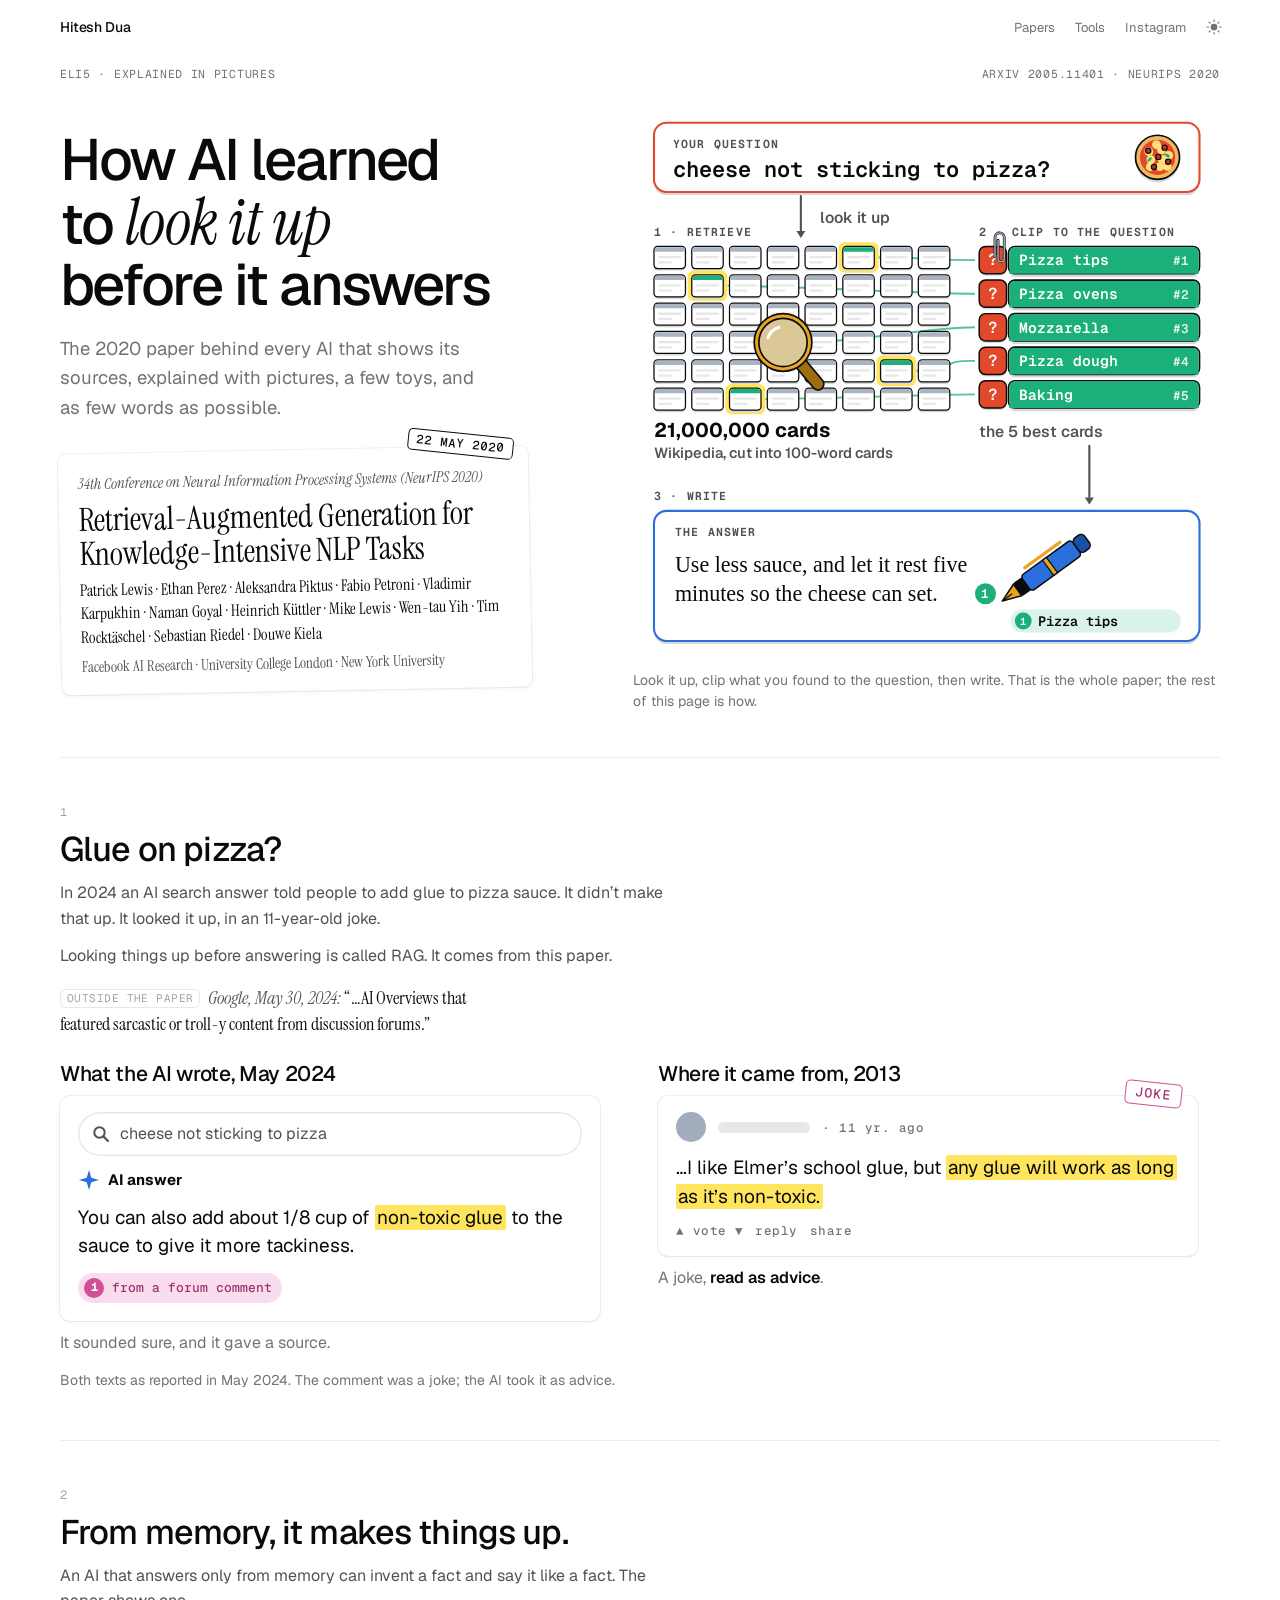
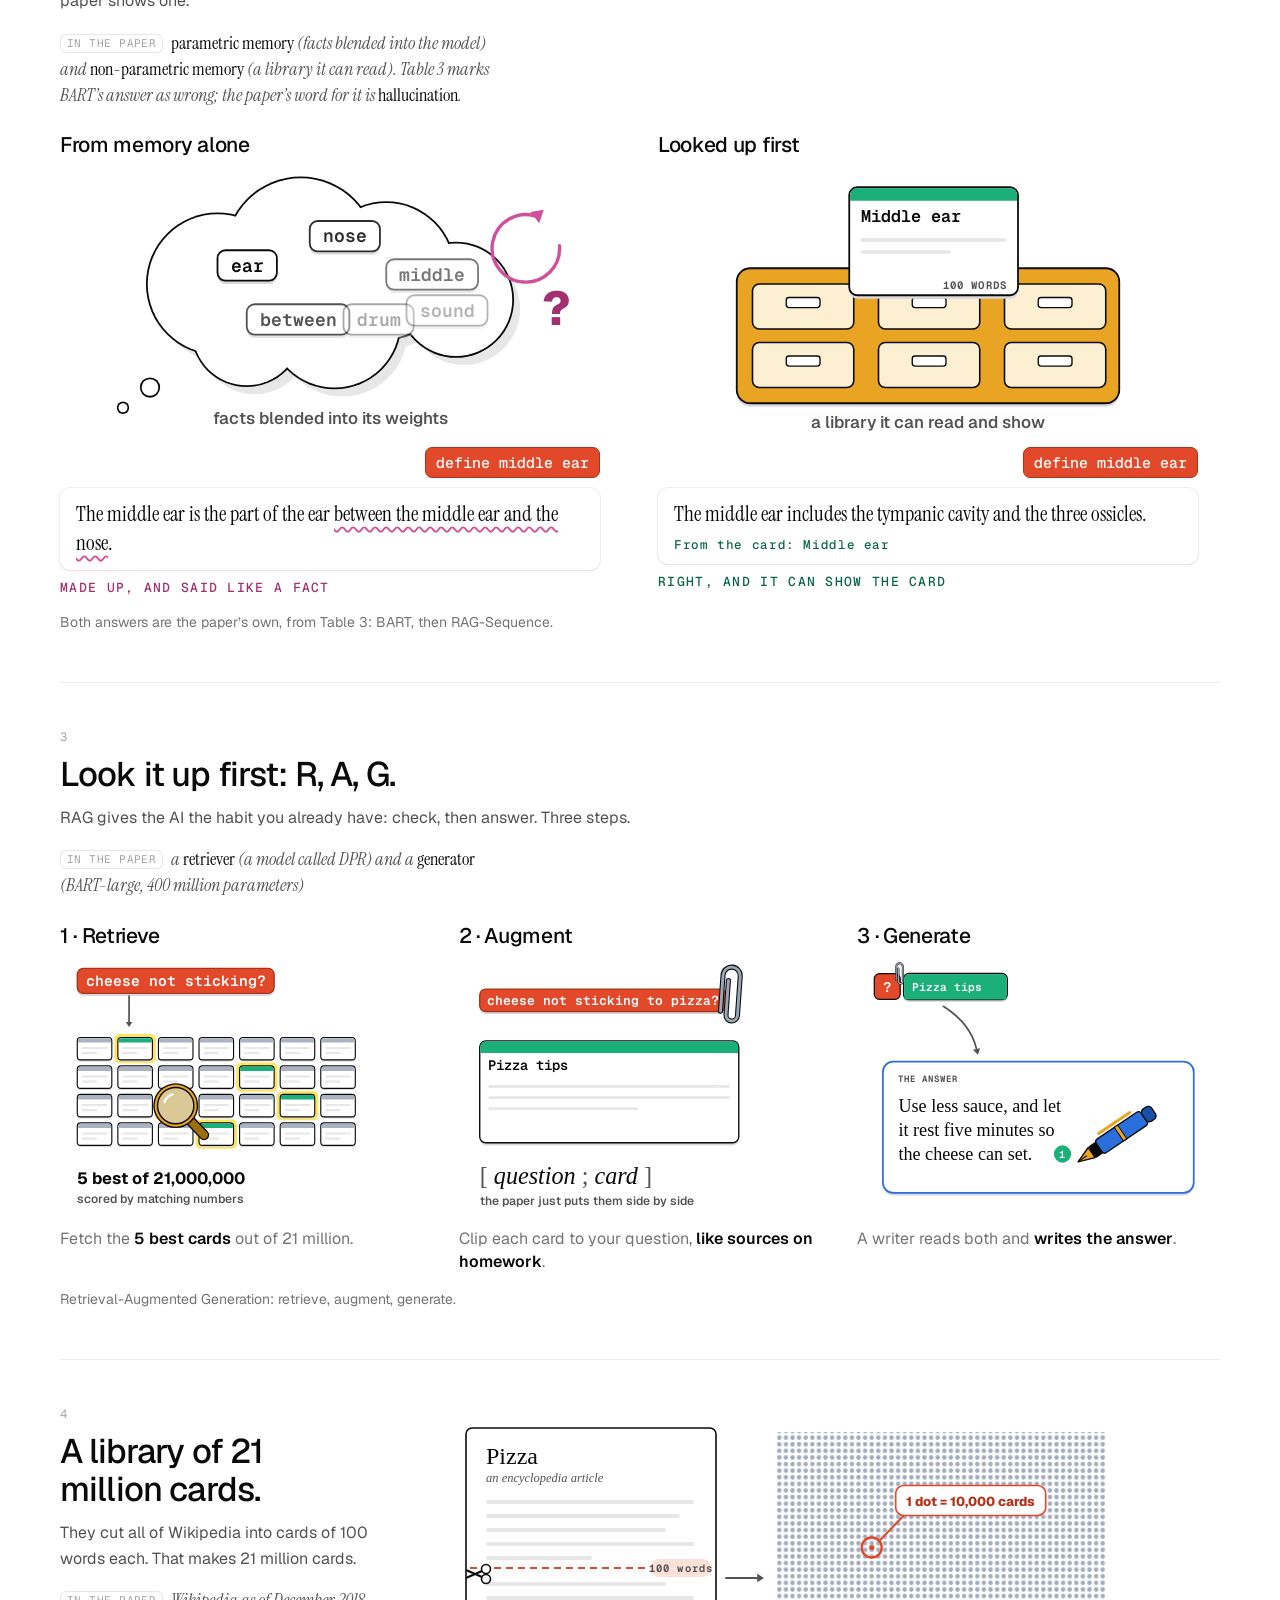
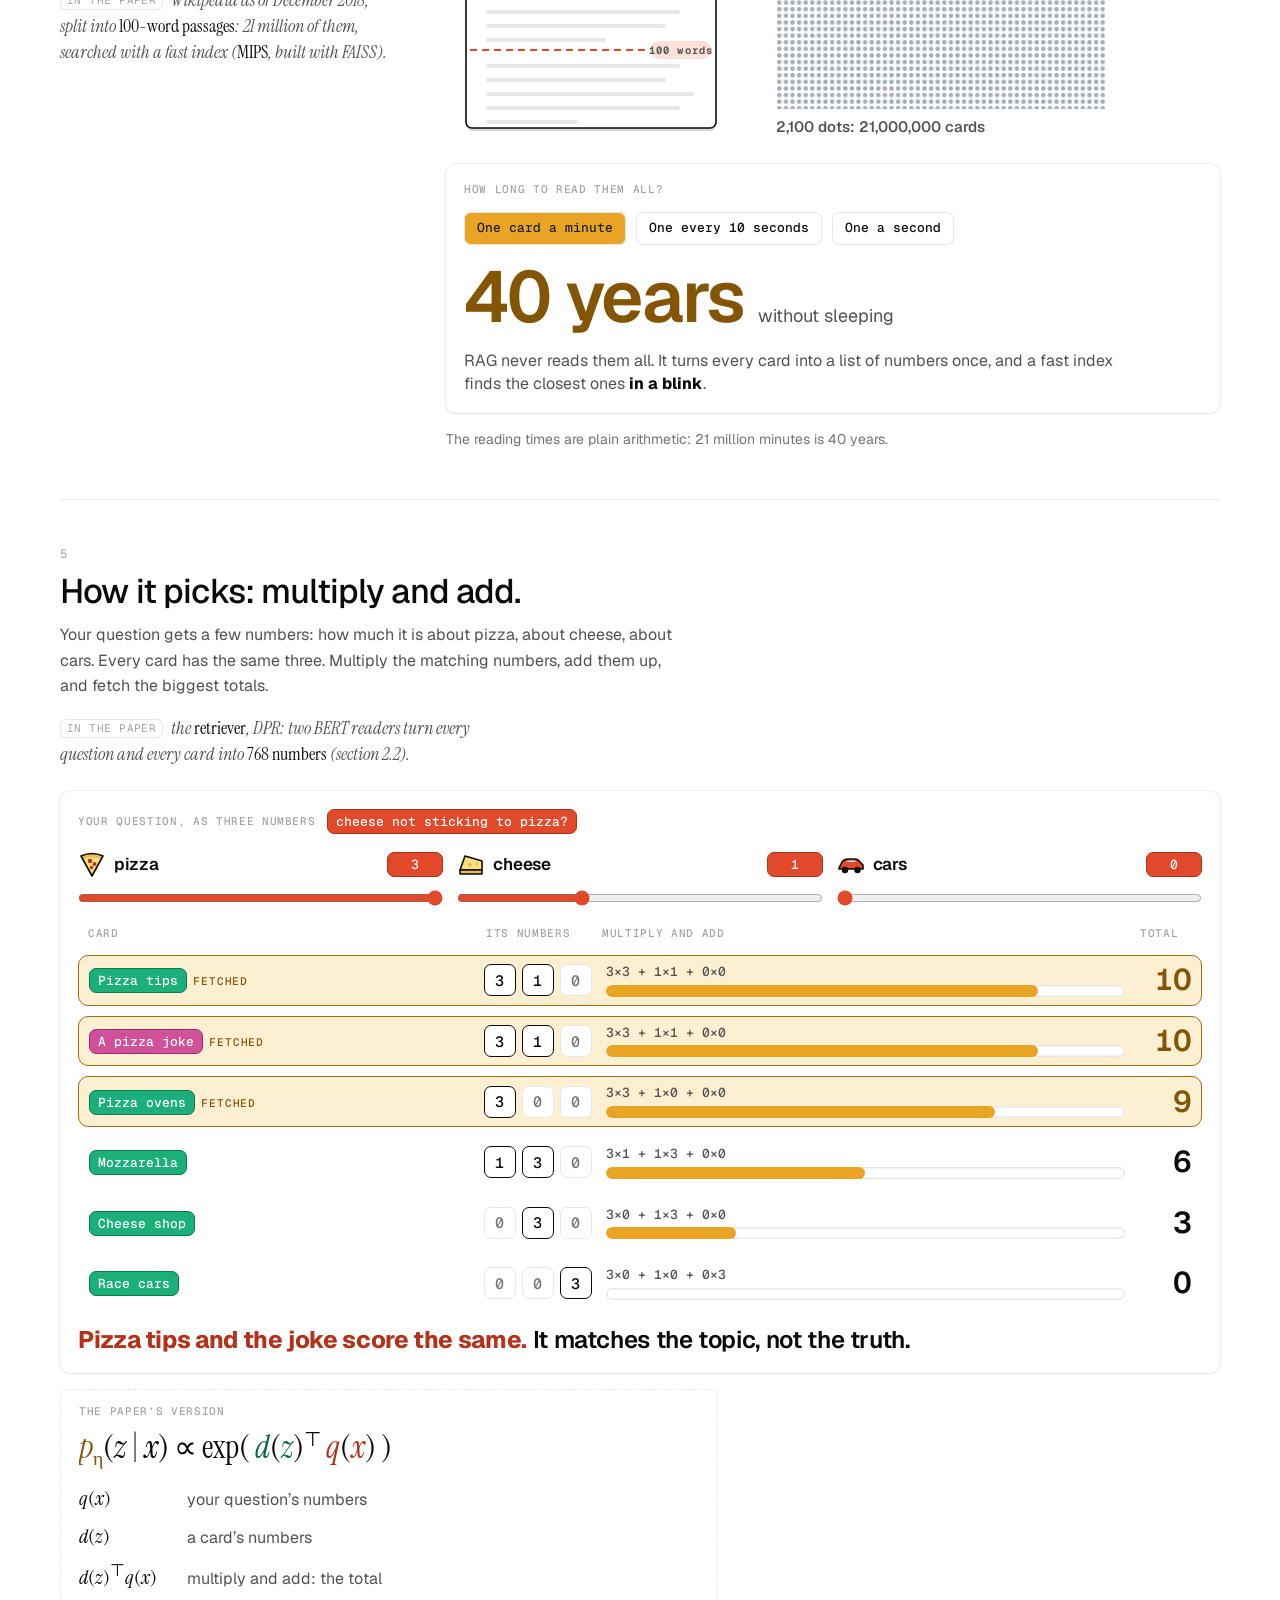
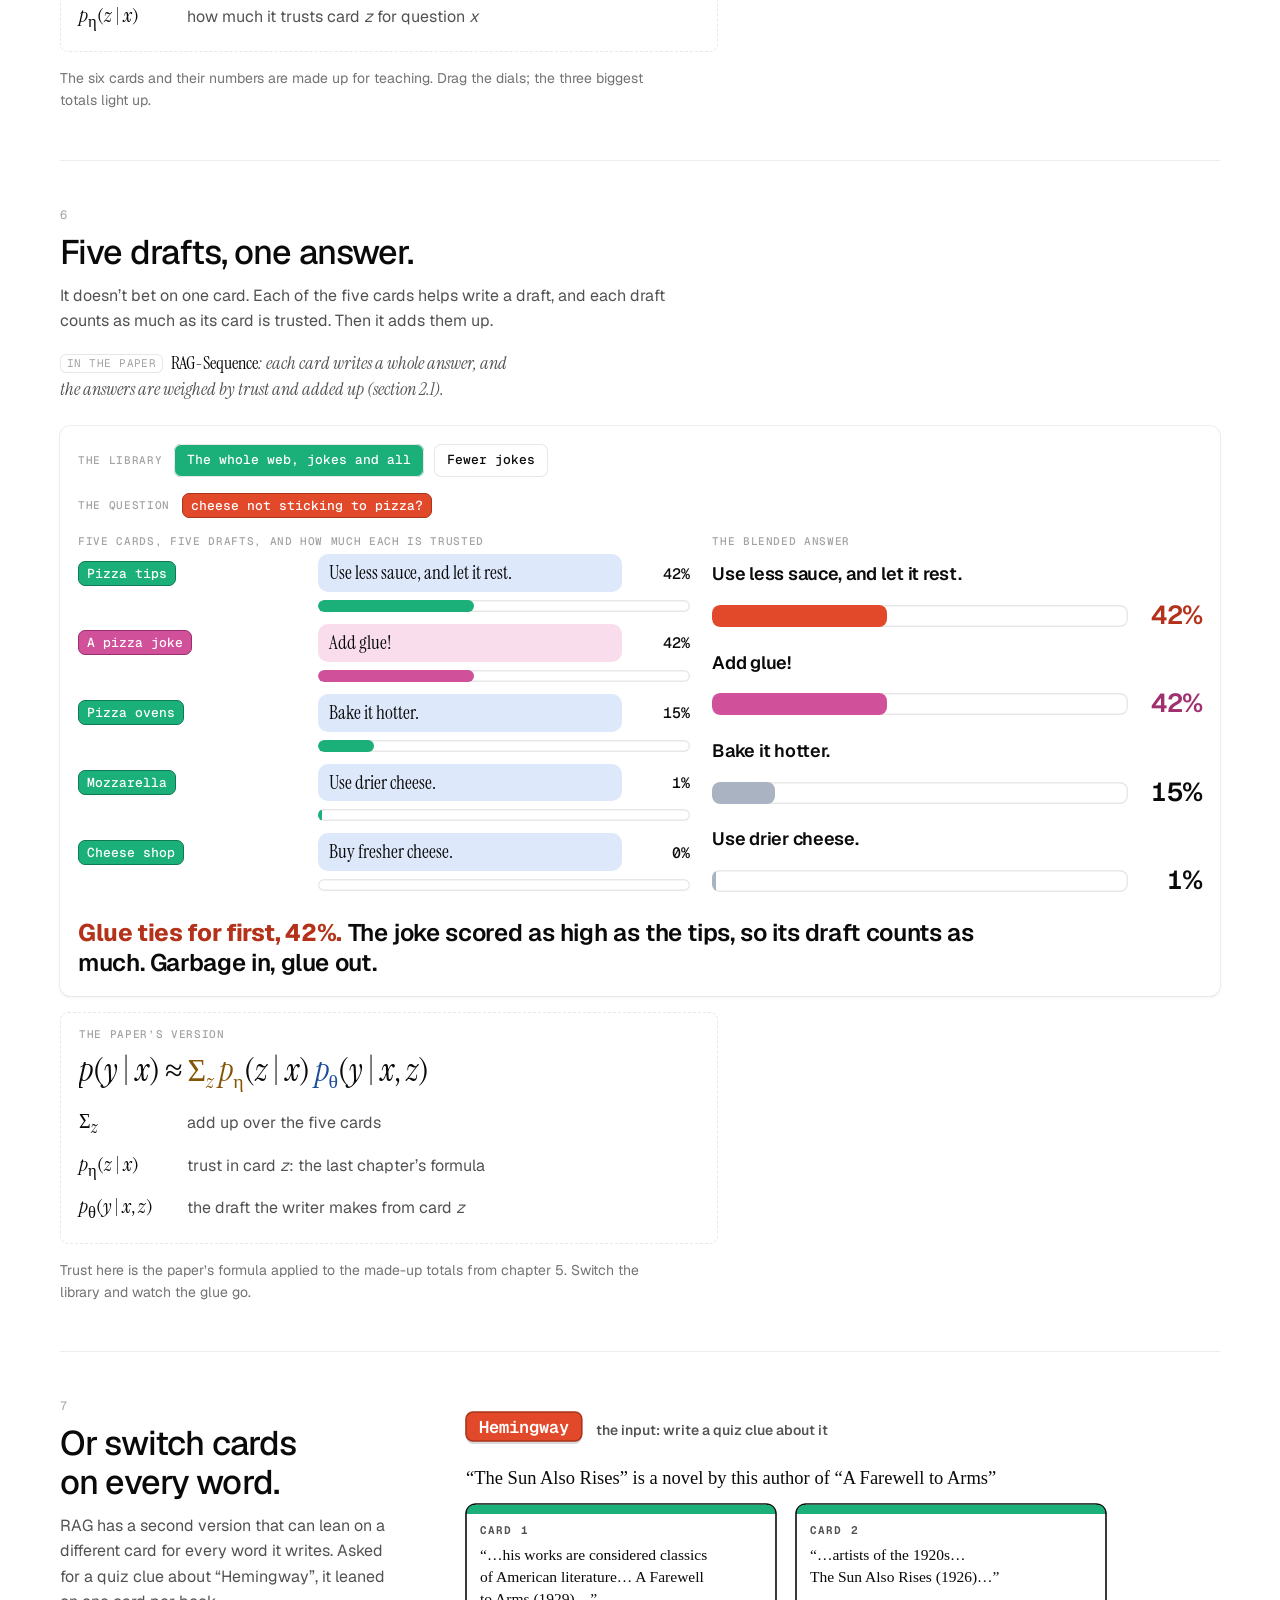
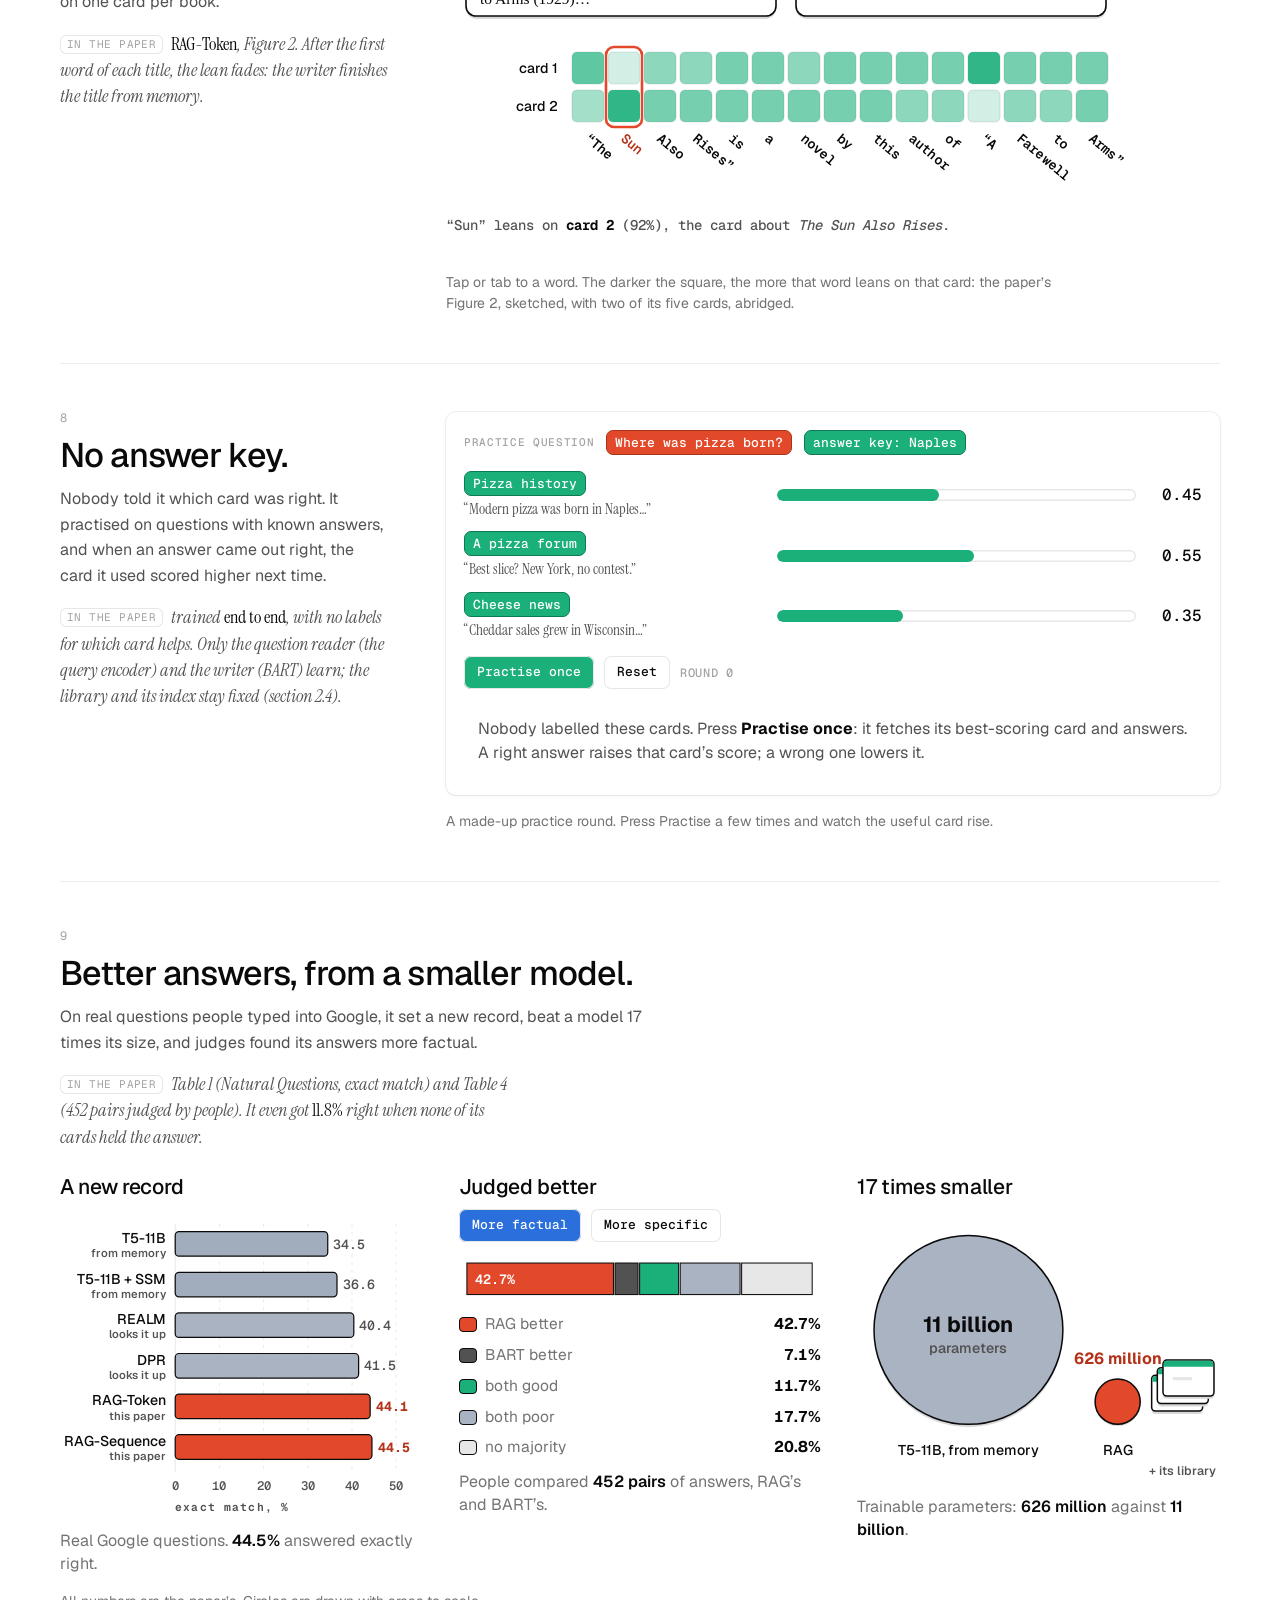
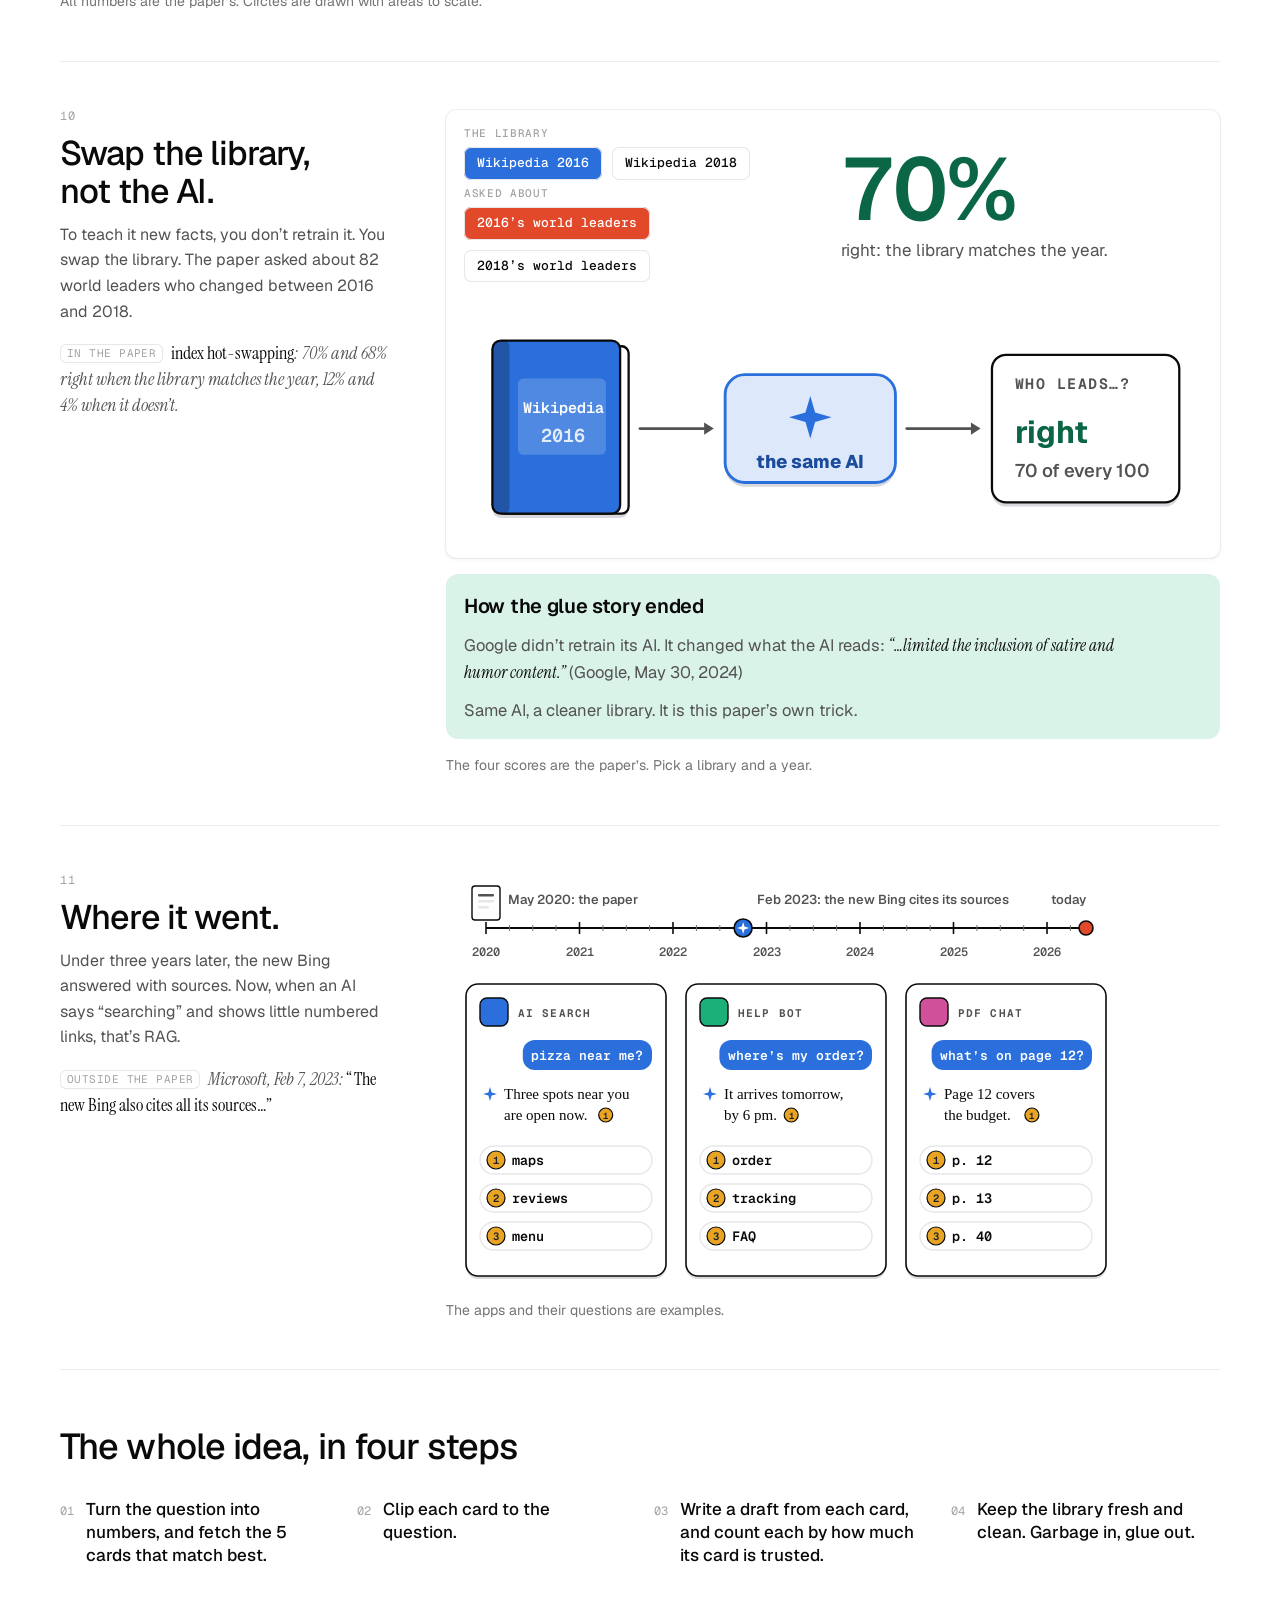
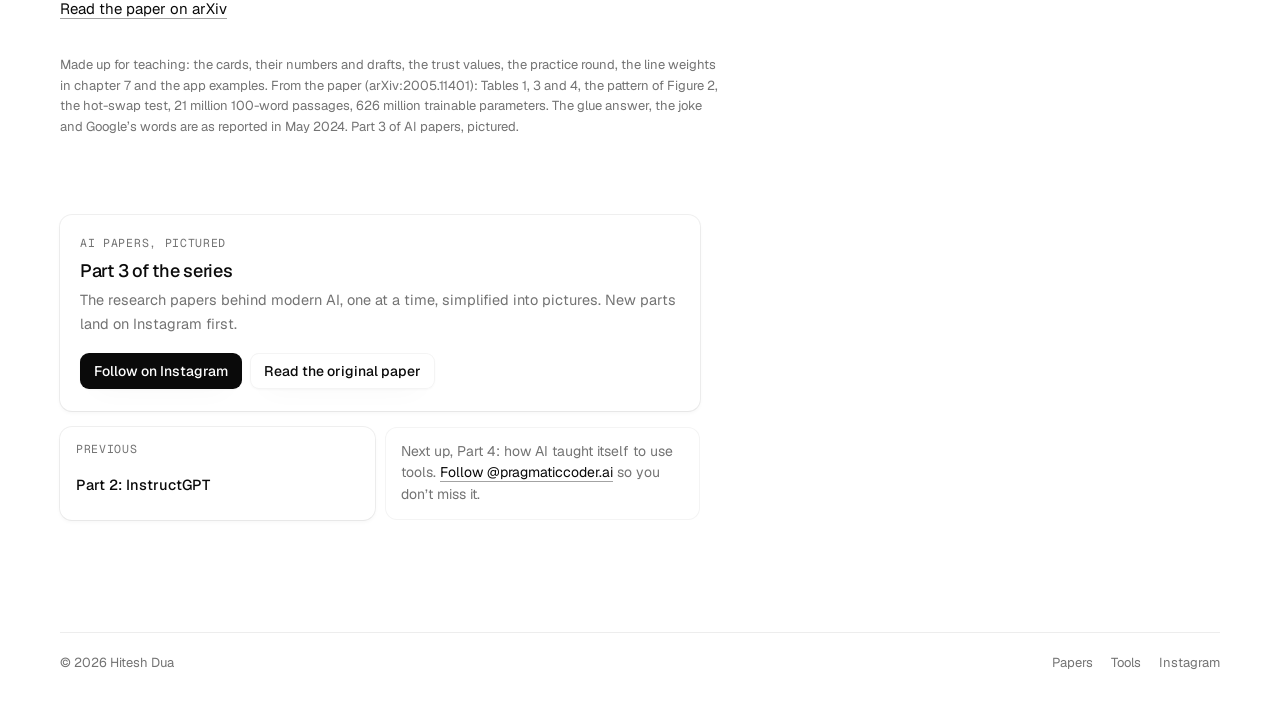
<file: papers/rag.html>
<!doctype html>
<html lang="en">
<head>
<meta charset="utf-8">
<script>(function(){var d=document.documentElement,t;try{t=localStorage.getItem('hd-theme')}catch(e){}if(t!=='light'&&t!=='dark')t=window.matchMedia&&matchMedia('(prefers-color-scheme: dark)').matches?'dark':'light';d.setAttribute('data-theme',t);d.className+=' hd-js'})()</script>
<meta name="viewport" content="width=device-width, initial-scale=1, viewport-fit=cover">
<title>RAG, explained in pictures: how AI learned to look it up before it answers | Hitesh Dua</title>
<meta name="description" content="How AI learned to look it up before it answers, in pictures and toys: the glue-pizza story, how it fetches cards (multiply and add), five drafts blended by trust, RAG-Token, learning with no answer key, the results, and swapping the library. Part 3 of AI papers, pictured.">
<link rel="canonical" href="https://hiteshdua.com/papers/rag">
<meta name="author" content="Hitesh Dua">
<meta name="color-scheme" content="light dark">
<meta name="theme-color" content="#ffffff" media="(prefers-color-scheme: light)">
<meta name="theme-color" content="#08090a" media="(prefers-color-scheme: dark)">
<link rel="icon" href="/assets/favicon.svg" type="image/svg+xml">
<link rel="icon" href="/assets/favicon-32.png" sizes="32x32" type="image/png">
<link rel="apple-touch-icon" href="/assets/apple-touch-icon.png">
<link rel="preload" href="/assets/geist-latin.woff2" as="font" type="font/woff2" crossorigin>
<link rel="stylesheet" href="/assets/site.css?v=ab0dbf3c17">
<link rel="modulepreload" href="/assets/hairline.js">
<meta property="og:type" content="article">
<meta property="og:site_name" content="Hitesh Dua">
<meta property="og:title" content="RAG, on one page">
<meta property="og:description" content="How AI learned to look it up before it answers, in pictures and toys: the glue-pizza story, how it fetches cards (multiply and add), five drafts blended by trust, RAG-Token, learning with no answer key, the results, and swapping the library. Part 3 of AI papers, pictured.">
<meta property="og:url" content="https://hiteshdua.com/papers/rag">
<meta property="og:image" content="https://hiteshdua.com/assets/og-rag.png">
<meta property="og:image:width" content="1200">
<meta property="og:image:height" content="630">
<meta property="og:image:alt" content="RAG, on one page">
<meta name="twitter:card" content="summary_large_image">
<meta property="article:published_time" content="2026-10-30">
<style>
/* Layout: Part 1's picture book (a hero, numbered chapters of a short text beside or above one big drawing, a recap),
   with a working toy in the chapters where moving something teaches more than looking. Two voices, as in Part 1:
   Recursive Casual for the friendly teacher, Tinos (the paper's Times) whenever the paper itself speaks. One colour per
   role: orange = your question and the idea in focus, amber = the fetcher, green = the library's cards, blue = the
   writer, pink = jokes and wrong answers, yellow = the highlighter. */
:root {
  --paper: #F2F4F7; --sheet: #FFFFFF; --ink: #1A2030; --ink-2: #4C566A; --mute: #6F7A8E; --hair: #CDD4DE; --chip: #A1ACBC;
  --look: #E2492A; --look-fill: #E2492A; --look-edge: #A93519; --look-ink: #B4321A; --look-wash: #FBE1D8;
  --fetch: #E8A422; --fetch-edge: #9E6E0E; --fetch-ink: #855506; --fetch-wash: #FCEFD2;
  --card: #1BAF7A; --card-edge: #0E7A53; --card-ink: #0B6646; --card-wash: #DAF3E9;
  --write: #2A6FDB; --write-edge: #1A4FA6; --write-ink: #1B4C9C; --write-wash: #DDE8FB;
  --joke: #D0509A; --joke-edge: #9B2F6E; --joke-ink: #A0306F; --joke-wash: #F9DDEC;
  --hi: #FFE45E; --note: #FFF0A8; --rest: #AAB3C1; --glass: #CFE6F7; --glue: #FFFFFF;
  --crust: #EDB860; --sauce: #E2492A; --cheese: #FFE07A; --pep: #B0352A; --clip: #9AA5B8;
  --on-color: #FFFFFF; --on-light: #1A2030; --tshadow: #1A2030;
  --f-teach: "Recursive", ui-rounded, "Nunito", "Segoe UI", system-ui, sans-serif;
  --f-tile: "Recursive", ui-monospace, "SF Mono", "Cascadia Mono", Menlo, Consolas, monospace;
  --f-paper: "Tinos", "Times New Roman", Times, "Liberation Serif", serif;
}
@media (prefers-color-scheme: dark) { :root:not([data-theme="light"]) {
  --paper: #10141B; --sheet: #1A2029; --ink: #E8ECF2; --ink-2: #A9B3C2; --mute: #7A8597; --hair: #2D3542; --chip: #5B6677;
  --look: #FF6B48; --look-fill: #D4432A; --look-edge: #FF8B6E; --look-ink: #FF8C70; --look-wash: #3B2019;
  --fetch: #EDB23E; --fetch-edge: #F6CD78; --fetch-ink: #F5C873; --fetch-wash: #3A2C12;
  --card: #22A878; --card-edge: #6FD9AE; --card-ink: #74DDB2; --card-wash: #12352A;
  --write: #3D7BE6; --write-edge: #8DB4FA; --write-ink: #9DBEFA; --write-wash: #1A2B4A;
  --joke: #D45A9E; --joke-edge: #F2A0CE; --joke-ink: #F29AC9; --joke-wash: #3D1A2E;
  --hi: #5C5016; --note: #3F3A1C; --rest: #636D7D; --glass: #2C4A63; --glue: #F4F6FA;
  --crust: #C99643; --sauce: #C8432A; --cheese: #E8C96A; --pep: #8E2A22; --clip: #8792A6;
  --on-color: #FFFFFF; --on-light: #1A2030; --tshadow: #05070B; color-scheme: dark; } }
:root[data-theme="dark"] {
  --paper: #10141B; --sheet: #1A2029; --ink: #E8ECF2; --ink-2: #A9B3C2; --mute: #7A8597; --hair: #2D3542; --chip: #5B6677;
  --look: #FF6B48; --look-fill: #D4432A; --look-edge: #FF8B6E; --look-ink: #FF8C70; --look-wash: #3B2019;
  --fetch: #EDB23E; --fetch-edge: #F6CD78; --fetch-ink: #F5C873; --fetch-wash: #3A2C12;
  --card: #22A878; --card-edge: #6FD9AE; --card-ink: #74DDB2; --card-wash: #12352A;
  --write: #3D7BE6; --write-edge: #8DB4FA; --write-ink: #9DBEFA; --write-wash: #1A2B4A;
  --joke: #D45A9E; --joke-edge: #F2A0CE; --joke-ink: #F29AC9; --joke-wash: #3D1A2E;
  --hi: #5C5016; --note: #3F3A1C; --rest: #636D7D; --glass: #2C4A63; --glue: #F4F6FA;
  --crust: #C99643; --sauce: #C8432A; --cheese: #E8C96A; --pep: #8E2A22; --clip: #8792A6;
  --on-color: #FFFFFF; --on-light: #1A2030; --tshadow: #05070B; color-scheme: dark; }

body { margin: 0; background: var(--paper); color: var(--ink); font-family: var(--f-teach);
  font-variation-settings: "CASL" 0.35; font-weight: 440; font-size: 18px; line-height: 1.55;
  -webkit-font-smoothing: antialiased; text-rendering: optimizeLegibility; }
.book { max-width: 1160px; margin: 0 auto; padding-left: max(16px, env(safe-area-inset-left, 0px));
  padding-right: max(16px, env(safe-area-inset-right, 0px)); padding-block: 22px 64px; }
a { color: var(--look-ink); text-decoration-thickness: 2px; text-underline-offset: 3px; }
a:focus-visible { outline: 3px solid var(--look); outline-offset: 3px; border-radius: 4px; }
mark { background: var(--hi); color: var(--ink); padding: 0 .12em; border-radius: 3px; }

.topline { display: flex; flex-wrap: wrap; justify-content: space-between; gap: 6px 16px; margin: 0;
  font: 600 12px/1.3 var(--f-tile); font-variation-settings: "MONO" 1, "CASL" 0; letter-spacing: .09em;
  text-transform: uppercase; color: var(--ink-2); }

/* hero */
.hero { display: grid; gap: 26px; padding-block: 26px 44px; }
.hero h1 { margin: 0; font-weight: 850; font-variation-settings: "CASL" 1; font-size: clamp(38px, 6.2vw, 70px);
  line-height: 1.0; letter-spacing: -0.012em; text-wrap: balance; max-width: 13ch; }
.hero h1 em { font-style: normal; color: var(--look-ink); }
.lede { margin: 18px 0 0; font-size: clamp(18px, 2vw, 21px); color: var(--ink-2); max-width: 36ch; }
.papercard { position: relative; margin-top: 28px; max-width: 430px; padding: 18px 20px 16px; background: var(--sheet);
  border: 1px solid var(--hair); border-radius: 4px; box-shadow: 0 2px 0 var(--hair); transform: rotate(-1.1deg);
  font-family: var(--f-paper); font-variation-settings: normal; color: var(--ink); }
.papercard p { margin: 0; }
.pc-venue { font-size: 12.5px; color: var(--ink-2); font-style: italic; }
.pc-title { font-weight: 700; font-size: 25px; line-height: 1.15; margin-top: 8px !important; }
.pc-authors { font-size: 14px; line-height: 1.45; margin-top: 8px !important; }
.pc-aff { font-size: 13px; color: var(--ink-2); margin-top: 6px !important; }
.stamp { position: absolute; right: 14px; top: -14px; transform: rotate(7deg); border: 2.5px solid var(--look);
  color: var(--look-ink); background: var(--sheet); border-radius: 5px; padding: 3px 8px;
  font: 700 12px/1.2 var(--f-tile); font-variation-settings: "MONO" 1, "CASL" 0; letter-spacing: .08em; }
.hero figure .ill { max-width: 600px; margin-inline: auto; }

/* chapters */
.ch { display: grid; gap: 24px; padding-block: 48px; border-top: 2px dotted var(--hair); }
.ch-text { max-width: 660px; min-width: 0; }
.ch-no { margin: 0; font-weight: 850; font-variation-settings: "CASL" 1; font-size: 52px; line-height: 1; color: var(--look-ink); }
.ch h2 { margin: 6px 0 0; font-weight: 850; font-variation-settings: "CASL" 1; font-size: clamp(28px, 3.7vw, 40px);
  line-height: 1.07; letter-spacing: -0.008em; text-wrap: balance; }
.ch-text > p:not(.ch-no):not(.term) { margin: 12px 0 0; color: var(--ink-2); max-width: 56ch; }
.term { margin: 16px 0 0; font-family: var(--f-paper); font-variation-settings: normal; font-style: italic;
  font-size: 16.5px; line-height: 1.45; color: var(--ink-2); max-width: 56ch; }
.term b { font-style: normal; font-weight: 700; color: var(--ink); }
.tag { display: inline-block; margin-right: 8px; font: 650 11px/1 var(--f-tile); font-style: normal;
  font-variation-settings: "MONO" 1, "CASL" 0; letter-spacing: .12em; text-transform: uppercase; color: var(--ink-2);
  border: 1.5px solid var(--hair); border-radius: 4px; padding: 3px 5px; vertical-align: 2px; }
@media (min-width: 920px) {
  .hero { grid-template-columns: minmax(0, 1fr) minmax(0, 1.12fr); align-items: center; gap: 48px; }
  .ch.spread { grid-template-columns: minmax(0, 330px) minmax(0, 1fr); gap: 56px; align-items: start; }
  .ch.spread .ch-text { position: sticky; top: calc(env(safe-area-inset-top, 0px) + 28px); }
}

/* figures */
figure { margin: 0; min-width: 0; }
.fig { display: grid; gap: 16px; min-width: 0; }
.ill { display: block; width: 100%; height: auto; }
.ch.spread .fig > .ill { max-width: 680px; }
figcaption { font-family: var(--f-paper); font-variation-settings: normal; font-size: 15.5px; line-height: 1.45;
  color: var(--ink-2); max-width: 68ch; }
.panels { display: grid; gap: 30px 36px; grid-template-columns: minmax(0, 1fr); }
.panel { display: grid; gap: 10px; align-content: start; min-width: 0; max-width: 540px; }
.panel h3 { margin: 0; font-weight: 800; font-variation-settings: "CASL" 1; font-size: 21px; line-height: 1.2; }
.stat { margin: 0; font-size: 16px; line-height: 1.45; color: var(--ink-2); }
.stat b { color: var(--ink); font-weight: 750; }
@media (min-width: 780px) { .panels.two { grid-template-columns: repeat(2, minmax(0, 1fr)); } }
@media (min-width: 1020px) { .panels.three { grid-template-columns: repeat(3, minmax(0, 1fr)); } }

/* the paper's equations, set in its own Times */
.eq { display: grid; gap: 10px; padding: 16px 18px; border: 1.6px dashed var(--chip); border-radius: 10px; max-width: 620px; min-width: 0; }
.eq-h { margin: 0; font: 650 11px/1 var(--f-tile); font-variation-settings: "MONO" 1, "CASL" 0; letter-spacing: .12em; text-transform: uppercase; color: var(--ink-2); }
.math { margin: 0; font-family: var(--f-paper); font-variation-settings: normal; font-size: clamp(22px, 3.4vw, 30px); line-height: 1.3; overflow-x: auto; white-space: nowrap; }
.math i { font-style: italic; }
.math sub, .math sup { font-size: .62em; }
.math .c-q { color: var(--look-ink); } .math .c-d { color: var(--card-ink); } .math .c-t { color: var(--fetch-ink); } .math .c-w { color: var(--write-ink); }
.keys { display: grid; gap: 6px; margin: 0; }
.keys div { display: grid; grid-template-columns: minmax(96px, max-content) minmax(0, 1fr); gap: 12px; align-items: baseline; }
.keys dt { font-family: var(--f-paper); font-size: 18px; white-space: nowrap; }
.keys dd { margin: 0; font-size: 16px; color: var(--ink-2); }

/* the toys: a sheet with a hard shadow, its controls as tiles you can press */
.toy { display: grid; gap: 16px; padding: 18px; background: var(--sheet); border: 1.6px solid var(--ink); border-radius: 12px;
  box-shadow: 0 4px 0 var(--tshadow); min-width: 0; }
.toy-h .wt { text-transform: none; letter-spacing: normal; }
.toy-h { margin: 0; display: flex; flex-wrap: wrap; align-items: center; gap: 8px 12px; font: 650 11px/1.3 var(--f-tile);
  font-variation-settings: "MONO" 1, "CASL" 0; letter-spacing: .12em; text-transform: uppercase; color: var(--ink-2); }
.seg { display: flex; flex-wrap: wrap; gap: 10px; }
.seg button, .btn { font: 700 14px/1.15 var(--f-tile); font-variation-settings: "MONO" 1, "CASL" 1; padding: 9px 13px;
  border: 1.6px solid var(--ink); border-radius: 8px; background: var(--sheet); color: var(--ink); box-shadow: 0 3px 0 var(--tshadow);
  cursor: pointer; transition: transform .08s ease, box-shadow .08s ease, background .15s ease; }
.seg button:active, .btn:active { transform: translateY(2px); box-shadow: 0 1px 0 var(--tshadow); }
.seg button[aria-pressed="true"] { background: var(--look-fill); border-color: var(--look-edge); color: var(--on-color); }
.seg.green button[aria-pressed="true"] { background: var(--card); border-color: var(--card-edge); }
.seg.amber button[aria-pressed="true"] { background: var(--fetch); border-color: var(--fetch-edge); color: var(--on-light); }
.seg.blue button[aria-pressed="true"] { background: var(--write); border-color: var(--write-edge); }
.btn.primary { background: var(--card); border-color: var(--card-edge); color: var(--on-color); }
button:focus-visible, input:focus-visible, .word:focus-visible { outline: 3px solid var(--write); outline-offset: 3px; }
.wt { display: inline-block; font: 760 15px/1 var(--f-tile); font-variation-settings: "MONO" 1, "CASL" 1; padding: 7px 10px;
  border: 1.6px solid var(--ink); border-radius: 7px; background: var(--sheet); color: var(--ink); box-shadow: 0 3px 0 var(--tshadow); white-space: nowrap; }
.wt.k-q { background: var(--look-fill); border-color: var(--look-edge); color: var(--on-color); }
.wt.k-card { background: var(--card); border-color: var(--card-edge); color: var(--on-color); }
.wt.k-joke { background: var(--joke); border-color: var(--joke-edge); color: var(--on-color); }
.wt.k-write { background: var(--write); border-color: var(--write-edge); color: var(--on-color); }
.wt.k-fetch { background: var(--fetch); border-color: var(--fetch-edge); color: var(--on-light); }
.wt.small { font-size: 13px; padding: 5px 8px; }
.say { margin: 0; font-size: 17px; line-height: 1.45; color: var(--ink-2); max-width: 60ch; }
.say b { color: var(--ink); font-weight: 750; }
.say.big { font-weight: 800; font-variation-settings: "CASL" 1; font-size: clamp(20px, 2.4vw, 24px); color: var(--ink); line-height: 1.25; }
.say.big b { color: var(--look-ink); }
.track { height: 12px; border-radius: 6px; background: var(--paper); box-shadow: inset 0 0 0 1.4px var(--hair); overflow: hidden; min-width: 0; }
.track i { display: block; height: 100%; width: 0; border-radius: 6px; background: var(--fetch); transition: width .4s cubic-bezier(.3, 1.25, .5, 1); }
.track.green i { background: var(--card); } .track.pink i { background: var(--joke); } .track.orange i { background: var(--look-fill); } .track.grey i { background: var(--rest); }
@media (prefers-reduced-motion: reduce) { .track i, .seg button, .btn { transition: none; } }

/* 1 · the glue answer and its source */
.post { display: grid; gap: 12px; padding: 16px 18px 18px; background: var(--sheet); border: 1.6px solid var(--ink); border-radius: 12px;
  box-shadow: 0 4px 0 var(--tshadow); min-width: 0; position: relative; }
.post .pq { display: flex; align-items: center; gap: 10px; padding: 9px 14px; border-radius: 999px; background: var(--paper);
  box-shadow: inset 0 0 0 1.4px var(--hair); font-size: 16px; color: var(--ink-2); }
.post .pq svg { width: 18px; height: 18px; flex: none; }
.post .ph { display: flex; align-items: center; gap: 8px; font-weight: 700; font-size: 15px; }
.post .ph svg { width: 22px; height: 22px; flex: none; }
.post .pt { margin: 0; font-size: 19px; line-height: 1.5; }
.post .pt mark { box-decoration-break: clone; -webkit-box-decoration-break: clone; }
.post .pm { display: flex; flex-wrap: wrap; align-items: center; gap: 8px 12px; font: 600 12.5px/1.2 var(--f-tile);
  font-variation-settings: "MONO" 1, "CASL" 0; letter-spacing: .04em; color: var(--mute); }
.post .ava { width: 30px; height: 30px; border-radius: 50%; background: var(--chip); flex: none; }
.post .nm { width: 92px; height: 11px; border-radius: 6px; background: var(--hair); }
.post .joke { position: absolute; right: 16px; top: -14px; transform: rotate(6deg); border: 2.5px solid var(--joke); color: var(--joke-ink);
  background: var(--sheet); border-radius: 5px; padding: 3px 9px; font: 800 13px/1.2 var(--f-tile); font-variation-settings: "MONO" 1, "CASL" 0; letter-spacing: .1em; }
.post .src1 { display: inline-flex; align-items: center; gap: 8px; justify-self: start; padding: 5px 10px 5px 6px; border-radius: 999px;
  background: var(--joke-wash); color: var(--joke-ink); font: 700 13px/1.1 var(--f-tile); font-variation-settings: "MONO" 1, "CASL" 0; }
.post .src1 b { display: grid; place-items: center; width: 20px; height: 20px; border-radius: 50%; background: var(--joke); color: var(--on-color); font-size: 12px; }
.pair-art { display: block; width: 100%; max-width: 360px; height: auto; margin-inline: auto; }

/* 2 · from memory vs looked up */
.ans { display: grid; gap: 10px; min-width: 0; }
.ans .q { justify-self: end; max-width: 92%; }
.ans .a { margin: 0; font-family: var(--f-paper); font-variation-settings: normal; font-size: clamp(18px, 2.1vw, 21px); line-height: 1.38;
  padding: 12px 16px; border: 1.6px solid var(--ink); border-radius: 12px; background: var(--sheet); box-shadow: 0 3px 0 var(--tshadow); }
.ans .a.bad { border-color: var(--joke-edge); }
.ans .a.good { border-color: var(--card-edge); }
.ans .a u { text-decoration: underline wavy var(--joke); text-underline-offset: 5px; text-decoration-thickness: 2px; }
.ans .cite { display: block; margin-top: 8px; font: 700 12.5px/1.2 var(--f-tile); font-variation-settings: "MONO" 1, "CASL" 0; letter-spacing: .05em; color: var(--card-ink); }
.verdict { margin: 0; font: 800 13px/1.2 var(--f-tile); font-variation-settings: "MONO" 1, "CASL" 0; letter-spacing: .1em; text-transform: uppercase; }
.verdict.bad { color: var(--joke-ink); } .verdict.ok { color: var(--card-ink); }

/* 4 · reading time */
.readout { display: flex; flex-wrap: wrap; align-items: baseline; gap: 4px 14px; }
.readout .big { font-weight: 900; font-variation-settings: "CASL" 1; font-size: clamp(44px, 7vw, 72px); line-height: 1; letter-spacing: -0.01em;
  color: var(--fetch-ink); font-variant-numeric: tabular-nums; }
.readout .unit { font-size: 18px; color: var(--ink-2); }

/* 5 · multiply and add */
.dials { display: grid; grid-template-columns: repeat(3, minmax(0, 1fr)); gap: 14px; }
@media (max-width: 560px) { .dials { grid-template-columns: minmax(0, 1fr); gap: 8px; } }
.dial { display: grid; gap: 6px; font-weight: 750; font-size: 17px; }
.dial .dl { display: flex; align-items: center; gap: 8px; }
.dial .dl svg { width: 28px; height: 28px; flex: none; }
.dial output { margin-left: auto; min-width: 38px; text-align: center; }
.dial input { width: 100%; margin: 0; height: 28px; accent-color: var(--look); }
.rows { display: grid; gap: 10px; }
.mrow { display: grid; grid-template-columns: minmax(130px, 1.1fr) auto minmax(0, 1.5fr) 52px; gap: 8px 14px; align-items: center;
  padding: 8px 10px; border-radius: 10px; border: 1.6px solid transparent; transition: background .2s, border-color .2s; }
.mrow.top { background: var(--fetch-wash); border-color: var(--fetch-edge); }
.mrow .nums { display: flex; gap: 6px; }
.mrow .nums span { display: grid; place-items: center; width: 30px; height: 30px; border-radius: 7px; border: 1.4px solid var(--ink);
  font: 760 15px/1 var(--f-tile); font-variation-settings: "MONO" 1, "CASL" 0; background: var(--sheet); }
.mrow .nums span.z { color: var(--mute); border-color: var(--hair); }
.mrow .sum { display: grid; gap: 5px; min-width: 0; }
.mrow .expr { font: 500 13px/1.2 var(--f-tile); font-variation-settings: "MONO" 1, "CASL" 0; color: var(--ink-2); white-space: nowrap; overflow: hidden; text-overflow: ellipsis; }
.mrow .tot { font-weight: 900; font-variation-settings: "CASL" 1; font-size: 30px; line-height: 1; text-align: right; font-variant-numeric: tabular-nums; }
.mrow.top .tot { color: var(--fetch-ink); }
.mrow .rank { font: 800 11px/1 var(--f-tile); font-variation-settings: "MONO" 1, "CASL" 0; letter-spacing: .08em; color: var(--fetch-ink); margin-left: 6px; }
.mhead { display: grid; grid-template-columns: minmax(130px, 1.1fr) auto minmax(0, 1.5fr) 52px; gap: 8px 14px; padding: 0 10px;
  font: 650 11px/1 var(--f-tile); font-variation-settings: "MONO" 1, "CASL" 0; letter-spacing: .1em; text-transform: uppercase; color: var(--mute); }
.mhead span:nth-child(2) { width: 102px; }
@media (max-width: 620px) {
  .mrow { grid-template-columns: minmax(0, 1fr) auto; }
  .mrow .sum { grid-column: 1 / -1; grid-row: 2; }
  .mrow .tot { grid-column: 2; grid-row: 1; }
  .mrow .nums { grid-column: 1; grid-row: 3; }
  .mhead { display: none; }
}

/* 6 · five drafts */
.blend { display: grid; gap: 22px; grid-template-columns: minmax(0, 1fr); }
@media (min-width: 900px) { .blend { grid-template-columns: minmax(0, 1.25fr) minmax(0, 1fr); } }
.drow { display: grid; grid-template-columns: minmax(110px, 0.9fr) minmax(0, 1.2fr) 56px; gap: 8px 12px; align-items: center; padding: 6px 0; }
.drow > .wt, .cn > .wt, .mrow > span > .wt { justify-self: start; }
.drow .draft { font-family: var(--f-paper); font-size: 17.5px; line-height: 1.25; padding: 7px 11px; border-radius: 10px; background: var(--write-wash); min-width: 0; }
.drow.joke .draft { background: var(--joke-wash); }
.drow .pct { font: 800 15px/1 var(--f-tile); font-variation-settings: "MONO" 1, "CASL" 0; text-align: right; font-variant-numeric: tabular-nums; }
.drow .trust { grid-column: 2 / 4; }
.drow.off { opacity: 0.35; }
@media (max-width: 560px) { .drow { grid-template-columns: minmax(0, 1fr) 56px; } .drow > .wt, .cn > .wt, .mrow > span > .wt { justify-self: start; }
.drow .draft { grid-column: 1 / -1; grid-row: 2; } .drow .trust { grid-column: 1 / -1; } }
.outcome { display: grid; gap: 12px; align-content: start; }
.orow { display: grid; grid-template-columns: minmax(0, 1fr) 62px; gap: 6px 12px; align-items: center; }
.orow .ol { grid-column: 1 / -1; font-weight: 800; font-variation-settings: "CASL" 1; font-size: 18px; }
.orow .track { height: 22px; border-radius: 8px; }
.orow .track i { border-radius: 8px; }
.orow b { font-weight: 900; font-variation-settings: "CASL" 1; font-size: 26px; text-align: right; font-variant-numeric: tabular-nums; }
.orow.win b { color: var(--look-ink); }
.orow.glue b { color: var(--joke-ink); }

/* 7 · word by word */
.word { cursor: pointer; }
.word .tile { transition: fill .15s; }
.word:hover .tk-lab { fill: var(--look-ink); }
.ill .tk-on { fill: var(--look-ink); font-weight: 800; }
.readline { margin: 0; font: 700 14px/1.4 var(--f-tile); font-variation-settings: "MONO" 1, "CASL" 0; color: var(--ink-2); min-height: 2.8em; }
.readline b { color: var(--ink); }

/* 8 · practice */
.prac { display: grid; gap: 12px; }
.crow { display: grid; grid-template-columns: minmax(0, 1fr) minmax(0, 1.2fr) 52px; gap: 8px 14px; align-items: center; }
.crow .cn { display: grid; gap: 4px; min-width: 0; }
.crow .cn small { font-family: var(--f-paper); font-size: 15px; color: var(--ink-2); line-height: 1.3; }
.crow b { font: 800 16px/1 var(--f-tile); font-variation-settings: "MONO" 1, "CASL" 0; text-align: right; font-variant-numeric: tabular-nums; }
@media (max-width: 560px) { .crow { grid-template-columns: minmax(0, 1fr) 52px; } .crow .track { grid-column: 1 / -1; } }
.log { margin: 0; padding: 12px 14px; border-radius: 10px; background: var(--paper); font-size: 16px; line-height: 1.45; color: var(--ink-2); min-height: 3em; }
.log b { color: var(--ink); }
.log .ok { color: var(--card-ink); font-weight: 800; } .log .no { color: var(--joke-ink); font-weight: 800; }
.btns { display: flex; flex-wrap: wrap; gap: 10px; align-items: center; }
.round { font: 650 12px/1 var(--f-tile); font-variation-settings: "MONO" 1, "CASL" 0; letter-spacing: .1em; text-transform: uppercase; color: var(--mute); }

/* 9 · results */
.stack { display: block; width: 100%; height: auto; }
.legend { display: grid; gap: 6px; margin: 0; padding: 0; list-style: none; font-size: 15.5px; color: var(--ink-2); }
.legend li { display: grid; grid-template-columns: 16px minmax(0, 1fr) auto; align-items: center; gap: 10px; }
.legend i { width: 16px; height: 13px; border-radius: 4px; border: 1.4px solid var(--ink); }
.legend b { color: var(--ink); font-variant-numeric: tabular-nums; }

/* 10 · swap the library */
.swap { display: grid; gap: 16px; grid-template-columns: minmax(0, 1fr); }
@media (min-width: 760px) { .swap { grid-template-columns: minmax(0, 1fr) minmax(0, 1fr); align-items: center; } }
.ctl { display: grid; gap: 8px; }
.ctl > span { font: 650 11px/1 var(--f-tile); font-variation-settings: "MONO" 1, "CASL" 0; letter-spacing: .12em; text-transform: uppercase; color: var(--ink-2); }
.score { display: grid; gap: 4px; justify-items: start; }
.score .big { font-weight: 900; font-variation-settings: "CASL" 1; font-size: clamp(56px, 9vw, 88px); line-height: 1; font-variant-numeric: tabular-nums; }
.score .big.ok { color: var(--card-ink); } .score .big.no { color: var(--joke-ink); }
.score span { font-size: 17px; color: var(--ink-2); }
.ending { display: grid; gap: 10px; padding: 16px 18px; border-radius: 12px; background: var(--card-wash); min-width: 0; }
.ending h3 { margin: 0; font-weight: 800; font-variation-settings: "CASL" 1; font-size: 20px; }
.ending p { margin: 0; font-size: 16.5px; color: var(--ink-2); max-width: 62ch; }
.ending q { font-family: var(--f-paper); font-style: italic; color: var(--ink); quotes: "“" "”"; }

/* the end */
.recap { padding-block: 48px 8px; border-top: 2px dotted var(--hair); }
.recap h2 { margin: 0; font-weight: 850; font-variation-settings: "CASL" 1; font-size: clamp(26px, 3.4vw, 36px); }
.recap ol { list-style: none; counter-reset: step; margin: 22px 0 0; padding: 0; display: grid; gap: 14px 28px; grid-template-columns: minmax(0, 1fr); }
@media (min-width: 760px) { .recap ol { grid-template-columns: repeat(2, minmax(0, 1fr)); } }
@media (min-width: 1080px) { .recap ol { grid-template-columns: repeat(4, minmax(0, 1fr)); } }
.recap li { counter-increment: step; display: grid; grid-template-columns: auto minmax(0, 1fr); gap: 12px; align-items: baseline;
  font-size: 19px; line-height: 1.35; font-variation-settings: "CASL" 0.6; font-weight: 560; }
.recap li::before { content: counter(step); font-weight: 850; font-variation-settings: "CASL" 1; font-size: 34px; line-height: 1; color: var(--look-ink); }
.read { margin: 30px 0 0; font-size: 18px; }
.foot { margin-top: 34px; font-family: var(--f-paper); font-style: italic; font-size: 14.5px; color: var(--ink-2); max-width: 74ch; }

/* drawings */
.ill text { font-family: var(--f-teach); font-variation-settings: "CASL" 1; font-weight: 640; fill: var(--ink); }
.ill .lab { fill: var(--ink); }
.ill .lab2 { fill: var(--ink-2); font-weight: 560; }
.ill .big { font-weight: 850; }
.ill .lk { fill: var(--look-ink); font-weight: 800; }
.ill .ck { fill: var(--card-ink); font-weight: 800; }
.ill .fk { fill: var(--fetch-ink); font-weight: 800; }
.ill .wk { fill: var(--write-ink); font-weight: 800; }
.ill .jk { fill: var(--joke-ink); font-weight: 800; }
.ill .tw { font-family: var(--f-tile); font-variation-settings: "MONO" 1, "CASL" 1; font-weight: 760; }
.ill .caps { font-family: var(--f-tile); font-variation-settings: "MONO" 1, "CASL" 0; font-weight: 650; letter-spacing: .1em; fill: var(--ink-2); }
.ill .num { font-family: var(--f-tile); font-variation-settings: "MONO" 1, "CASL" 0; font-weight: 540; fill: var(--ink-2); }
.ill .num.b { font-weight: 800; fill: var(--look-ink); }
.ill .serif { font-family: var(--f-paper); font-variation-settings: normal; font-weight: 400; fill: var(--ink); }
.ill .serif.soft { fill: var(--ink-2); }
.ill .serif.it { font-style: italic; }
.ill .tw.k-plain { fill: var(--ink); }
.ill .tw.k-q, .ill .tw.k-card, .ill .tw.k-write, .ill .tw.k-joke, .ill .tw.on { fill: var(--on-color); }
.ill .tw.k-fetch { fill: var(--on-light); }
.ill .tw.k-dim { fill: var(--mute); font-weight: 600; }
.tile { stroke-width: 1.6; }
.tile.k-plain { fill: var(--sheet); stroke: var(--ink); }
.tile.k-q { fill: var(--look-fill); stroke: var(--look-edge); }
.tile.k-card { fill: var(--card); stroke: var(--card-edge); }
.tile.k-write { fill: var(--write); stroke: var(--write-edge); }
.tile.k-joke { fill: var(--joke); stroke: var(--joke-edge); }
.tile.k-fetch { fill: var(--fetch); stroke: var(--fetch-edge); }
.tile.k-hi { fill: var(--hi); stroke: var(--ink); }
.tsh { fill: var(--tshadow); }
.s-ink { stroke: var(--ink); } .s-ink2 { stroke: var(--ink-2); } .s-mute { stroke: var(--mute); } .s-hair { stroke: var(--hair); }
.s-chip { stroke: var(--chip); } .s-look { stroke: var(--look); } .s-sheet { stroke: var(--sheet); } .s-rest { stroke: var(--rest); }
.s-fetch { stroke: var(--fetch); } .s-fetch-edge { stroke: var(--fetch-edge); } .s-card { stroke: var(--card); } .s-card-edge { stroke: var(--card-edge); }
.s-write { stroke: var(--write); } .s-joke { stroke: var(--joke); } .s-clip { stroke: var(--clip); }
.f-ink { fill: var(--ink); } .f-ink2 { fill: var(--ink-2); } .f-mute { fill: var(--mute); } .f-sheet { fill: var(--sheet); } .f-paper { fill: var(--paper); }
.f-hair { fill: var(--hair); } .f-chip { fill: var(--chip); } .f-rest { fill: var(--rest); } .f-hi { fill: var(--hi); } .f-note { fill: var(--note); }
.f-look { fill: var(--look); } .f-look-fill { fill: var(--look-fill); } .f-look-wash { fill: var(--look-wash); }
.f-fetch { fill: var(--fetch); } .f-fetch-edge { fill: var(--fetch-edge); } .f-fetch-wash { fill: var(--fetch-wash); }
.f-card { fill: var(--card); } .f-card-edge { fill: var(--card-edge); } .f-card-wash { fill: var(--card-wash); }
.f-write { fill: var(--write); } .f-write-edge { fill: var(--write-edge); } .f-write-wash { fill: var(--write-wash); }
.f-joke { fill: var(--joke); } .f-joke-wash { fill: var(--joke-wash); }
.f-glass { fill: var(--glass); } .f-glue { fill: var(--glue); } .f-crust { fill: var(--crust); } .f-sauce { fill: var(--sauce); }
.f-cheese { fill: var(--cheese); } .f-pep { fill: var(--pep); }
.ill .fade { transition: opacity .25s, stroke-width .25s; }
</style>
<style>
/* The Hairline look for this page, laid over its own styles (as on Part 1's page): a white canvas (near-black in dark),
   Geist for the teacher and Instrument Serif when the paper speaks, quiet headings, hairline rules and cards. The drawings
   keep their colours: orange is your question, amber the fetcher, green the library's cards, blue the writer, pink the
   jokes. SVG serif text uses Times New Roman metrics (as Tinos did). The toys become quiet sheets with hairline controls. */
:root {
  --paper: #ffffff; --sheet: #ffffff; --ink: #0a0a0a; --ink-2: #525252; --mute: #737373; --hair: #e7e7e7;
  --tshadow: #d9d9dd; --look-ink: #b4321a;
  --f-teach: "Geist", ui-sans-serif, system-ui, -apple-system, "Segoe UI", sans-serif;
  --f-tile: "Geist Mono", ui-monospace, "SF Mono", Menlo, monospace;
  --f-paper: "Instrument Serif", Georgia, "Times New Roman", serif;
}
/* dark: the same look on the site's near-black; the drawings keep the colours the page's own dark set gives them */
:root[data-theme="dark"] {
  --paper: #08090a; --sheet: #0e0f11; --ink: #ededef; --ink-2: #b4b5bb; --mute: #8e8f96; --hair: #26272b; --tshadow: #000000;
}
@media (prefers-color-scheme: dark) {
  :root:not([data-theme="light"]) {
    --paper: #08090a; --sheet: #0e0f11; --ink: #ededef; --ink-2: #b4b5bb; --mute: #8e8f96; --hair: #26272b; --tshadow: #000000;
  }
}
body { font-weight: 400; font-size: 16px; line-height: 1.6; }
a { color: var(--ink); text-decoration-color: var(--hd-faint); text-decoration-thickness: 1px; text-underline-offset: 4px; }
@media (hover: hover) { a:hover { text-decoration-color: currentColor; } }
.book { max-width: var(--hd-col); padding: 12px var(--hd-gutter) 0; box-sizing: border-box; }
.topline { font: 400 11.5px/1.4 var(--hd-mono); letter-spacing: 0.06em; color: var(--hd-muted); }

.hero h1 { font-weight: 500; font-size: clamp(34px, 5.4vw, 58px); line-height: 1.04; letter-spacing: -0.035em; }
.hero h1 em { font-family: var(--f-paper); font-style: italic; font-weight: 400; font-size: 1.08em; letter-spacing: -0.01em; color: inherit; }
.lede { color: var(--hd-muted); font-size: clamp(16px, 1.7vw, 18.5px); }
.papercard { border: 0; border-radius: 8px; box-shadow: var(--hd-card); }
.pc-venue { font-size: 15px; }
.pc-title { font-weight: 400; font-size: 32px; line-height: 1.05; }
.pc-authors { font-size: 16px; }
.pc-aff { font-size: 15px; }
.stamp { border-width: 1.5px; border-color: var(--ink); color: var(--ink); font-family: var(--hd-mono); font-weight: 500; }

.ch, .recap { border-top: 1px solid var(--hd-line); }
.ch-no { font: 400 12px/1 var(--hd-mono); letter-spacing: 0.06em; color: var(--hd-faint); }
.ch h2 { margin-top: 12px; font-weight: 500; font-size: clamp(26px, 3.2vw, 34px); line-height: 1.12; letter-spacing: -0.025em; }
.ch-text > p:not(.ch-no):not(.term) { color: var(--ink-2); }
.term { font-size: 18px; color: var(--ink-2); }
.term b { font-weight: 400; }
.tag { border: 0; border-radius: 6px; box-shadow: inset 0 0 0 1px var(--hair); font: 400 11px/1 var(--hd-mono); letter-spacing: 0.04em; color: var(--hd-faint); padding: 4px 7px; }
figcaption { font-family: var(--hd-sans); font-size: 14px; line-height: 1.55; color: var(--hd-muted); }
.panel h3 { font-weight: 500; letter-spacing: -0.015em; }
.stat { color: var(--hd-muted); }
.stat b { font-weight: 600; }
.eq h3 { font-weight: 400; font-size: 24px; }
.legend { color: var(--hd-muted); }
.sw { border-width: 1px; }
mark { border-radius: 2px; }

.recap h2 { font-weight: 500; letter-spacing: -0.025em; }
.recap li { font-weight: 500; font-size: 17px; }
.recap li::before { content: counter(step, decimal-leading-zero); font: 400 12px/1.9 var(--hd-mono); color: var(--hd-faint); }
.read { font-size: 15px; }
.foot { font-family: var(--hd-sans); font-style: normal; font-size: 13px; color: var(--hd-muted); }

.ill text { font-weight: 500; }
.ill .big { font-weight: 700; }
.ill .tw { font-weight: 600; }
.ill .num.b { font-weight: 700; }
.ill .serif { font-family: "Times New Roman", Tinos, "Liberation Serif", Times, serif; }

/* the toys, in the Hairline look */
.toy, .post, .ans .a { border: 0; border-radius: 10px; box-shadow: var(--hd-card); }
.toy-h, .eq-h, .ctl > span, .round, .mhead, .verdict, .post .pm, .post .src1, .ans .cite, .readline, .mrow .rank, .drow .pct, .crow b {
  font-family: var(--hd-mono); font-weight: 500; }
.toy-h, .eq-h, .ctl > span, .round, .mhead { letter-spacing: 0.06em; color: var(--hd-faint); }
.seg button, .btn { font-family: var(--hd-mono); font-weight: 500; font-size: 13px; border: 0; box-shadow: inset 0 0 0 1px var(--hair); border-radius: 7px; }
.seg button:active, .btn:active { transform: none; box-shadow: inset 0 0 0 1px var(--ink); }
.wt { font-family: var(--hd-mono); font-weight: 500; border-width: 1px; box-shadow: none; }
.mrow .nums span { font-family: var(--hd-mono); font-weight: 500; border-width: 1px; }
.say { font-size: 16px; }
.say.big, .orow .ol, .ending h3, .dial { font-weight: 600; letter-spacing: -0.015em; }
.readout .big, .score .big, .mrow .tot, .orow b { font-weight: 600; letter-spacing: -0.03em; }
.eq { border: 1px dashed var(--hair); border-radius: 8px; }
.math { font-size: clamp(24px, 3.6vw, 32px); }
.keys dt { font-size: 20px; }
.drow .draft { font-size: 19px; }
.post .joke, .stamp { font-family: var(--hd-mono); font-weight: 500; border-width: 1.5px; }
.legend i { border-width: 1px; }
</style>
<script type="application/ld+json">{"@context":"https://schema.org","@type":"Article","headline":"RAG, explained in pictures: how AI learned to look it up before it answers","description":"How AI learned to look it up before it answers, in pictures and toys: the glue-pizza story, how it fetches cards (multiply and add), five drafts blended by trust, RAG-Token, learning with no answer key, the results, and swapping the library. Part 3 of AI papers, pictured.","url":"https://hiteshdua.com/papers/rag","datePublished":"2026-10-30","image":"https://hiteshdua.com/assets/og-rag.png","author":{"@type":"Person","name":"Hitesh Dua","url":"https://hiteshdua.com/"},"isPartOf":{"@type":"CreativeWorkSeries","name":"AI papers, pictured","url":"https://hiteshdua.com/papers/"},"about":{"@type":"ScholarlyArticle","name":"Retrieval-Augmented Generation for Knowledge-Intensive NLP Tasks","url":"https://arxiv.org/abs/2005.11401","datePublished":"2020"}}</script>
</head>
<body class="hd-paperpage" style="--hd-col:calc(1160px + 2 * var(--hd-gutter))">
<a class="hd-skip hd-chrome" href="#main">Skip to content</a>
<header class="hd-chrome hd-top">
  <a class="hd-name" href="/">Hitesh Dua</a>
  <nav aria-label="Site">
    <a class="hd-link" href="/papers/">Papers</a>
    <a class="hd-link" href="/#tools">Tools</a>
    <a class="hd-link" href="https://www.instagram.com/pragmaticcoder.ai/" rel="me">Instagram</a>
    <button class="hd-theme" type="button" aria-label="Dark theme" aria-pressed="false" title="Switch to dark">
      <svg viewBox="0 0 24 24" width="18" height="18" aria-hidden="true" focusable="false">
        <mask id="hd-cut"><rect width="24" height="24" fill="#fff"/><circle class="hd-cut" cx="14.3" cy="9.8" r="4.4" fill="#000"/></mask>
        <circle class="hd-orb" cx="12" cy="12" r="4.5" fill="currentColor" mask="url(#hd-cut)"/>
        <path class="hd-rays" d="M12 2.75v1.9M12 19.35v1.9M2.75 12h1.9M19.35 12h1.9M5.46 5.46l1.34 1.34M17.2 17.2l1.34 1.34M5.46 18.54l1.34-1.34M17.2 6.8l1.34-1.34" fill="none" stroke="currentColor" stroke-width="1.6" stroke-linecap="round"/>
      </svg>
    </button>
  </nav>
</header>
<main class="book" id="main"><p class="topline"><span>ELI5 · explained in pictures</span><span>arXiv 2005.11401 · NeurIPS 2020</span></p><header class="hero"><div><h1>How AI learned to <em>look it up</em> before it answers</h1><p class="lede">The 2020 paper behind every AI that shows its sources, explained with pictures, a few toys, and as few words as possible.</p><div class="papercard"><span class="stamp" aria-hidden="true">22 MAY 2020</span><p class="pc-venue">34th Conference on Neural Information Processing Systems (NeurIPS 2020)</p><p class="pc-title">Retrieval-Augmented Generation for Knowledge-Intensive NLP Tasks</p><p class="pc-authors">Patrick Lewis · Ethan Perez · Aleksandra Piktus · Fabio Petroni · Vladimir Karpukhin · Naman Goyal · Heinrich Küttler · Mike Lewis · Wen-tau Yih · Tim Rocktäschel · Sebastian Riedel · Douwe Kiela</p><p class="pc-aff">Facebook AI Research · University College London · New York University</p></div></div><figure class="fig"><svg class="ill" viewBox="0 0 560 520" role="img" aria-label="Your question, cheese not sticking to pizza, goes to a library of 21 million little cards. A magnifier finds the five best; each is clipped to your question; a pen writes the answer from them, with source 1: Pizza tips."><rect x="20" y="17" width="520" height="66" rx="12" class="tsh"/><rect x="20" y="14" width="520" height="66" rx="12" class="f-sheet" stroke-width="0"/><rect x="20" y="14" width="520" height="66" rx="12" class="f-sheet s-look" stroke-width="2"/><text x="38" y="38" font-size="11" class="caps lk">YOUR QUESTION</text><text x="38" y="66" font-size="21" class="tw k-plain">cheese not sticking to pizza?</text><circle cx="500" cy="48.3" r="21" class="f-ink" stroke-width="0" opacity="0"/><circle cx="500" cy="50" r="21" class="tsh"/><circle cx="500" cy="47" r="21" class="f-crust s-ink" stroke-width="1.6"/><circle cx="500" cy="47" r="16.8" class="f-sauce" stroke-width="0"/><circle cx="504.6" cy="48.9" r="4.2" class="f-cheese" stroke-width="0"/><circle cx="493.6" cy="49.3" r="4.2" class="f-cheese" stroke-width="0"/><circle cx="503.8" cy="39.9" r="4.2" class="f-cheese" stroke-width="0"/><circle cx="502.3" cy="55.8" r="4.2" class="f-cheese" stroke-width="0"/><circle cx="491.7" cy="41.6" r="4.2" class="f-cheese" stroke-width="0"/><circle cx="510.6" cy="45.2" r="4.2" class="f-cheese" stroke-width="0"/><circle cx="493" cy="56" r="4.2" class="f-cheese" stroke-width="0"/><circle cx="499" cy="34.9" r="4.2" class="f-cheese" stroke-width="0"/><circle cx="509.3" cy="55.7" r="4.2" class="f-cheese" stroke-width="0"/><circle cx="491.2" cy="40.7" r="2.5" class="f-pep s-ink" stroke-width="1.1"/><circle cx="506.7" cy="37.8" r="2.5" class="f-pep s-ink" stroke-width="1.1"/><circle cx="510.1" cy="51.2" r="2.5" class="f-pep s-ink" stroke-width="1.1"/><circle cx="496.6" cy="56.2" r="2.5" class="f-pep s-ink" stroke-width="1.1"/><circle cx="500.8" cy="46.6" r="2.5" class="f-pep s-ink" stroke-width="1.1"/><ellipse cx="509.2" cy="45.3" rx="2.7" ry="1.3" transform="rotate(30 509.2 45.3)" class="f-card"/><ellipse cx="492.4" cy="49.1" rx="2.7" ry="1.3" transform="rotate(-40 492.4 49.1)" class="f-card"/><path d="M160,84L160,116.8" class="s-ink2" stroke-width="2" fill="none" stroke-linecap="round"/><polygon points="160,124 155.7,117.2 164.3,117.2" class="f-ink2"/><text x="178" y="110" font-size="15" class="lab2">look it up</text><path d="M234,142.5C284,142.5 282,145 326,145" class="s-card" stroke-width="1.8" fill="none" opacity="0.75"/><path d="M90,169.5C140,169.5 282,177 326,177" class="s-card" stroke-width="1.8" fill="none" opacity="0.75"/><path d="M162,223.5C212,223.5 282,209 326,209" class="s-card" stroke-width="1.8" fill="none" opacity="0.75"/><path d="M270,250.5C320,250.5 282,241 326,241" class="s-card" stroke-width="1.8" fill="none" opacity="0.75"/><path d="M126,277.5C176,277.5 282,273 326,273" class="s-card" stroke-width="1.8" fill="none" opacity="0.75"/><rect x="20" y="134" width="30" height="21" rx="3.5" class="tsh"/><rect x="20" y="132" width="30" height="21" rx="3.5" class="f-sheet s-ink" stroke-width="1.2"/><path d="M23.5,132.8H46.5Q49.2,132.8 49.2,135.5V137H20.8V135.5Q20.8,132.8 23.5,132.8Z" class="f-rest" stroke-width="0"/><rect x="24" y="141" width="22" height="2.2" rx="1.1" class="f-hair" stroke-width="0"/><rect x="24" y="146" width="13.2" height="2.2" rx="1.1" class="f-hair" stroke-width="0"/><rect x="56" y="134" width="30" height="21" rx="3.5" class="tsh"/><rect x="56" y="132" width="30" height="21" rx="3.5" class="f-sheet s-ink" stroke-width="1.2"/><path d="M59.5,132.8H82.5Q85.2,132.8 85.2,135.5V137H56.8V135.5Q56.8,132.8 59.5,132.8Z" class="f-rest" stroke-width="0"/><rect x="60" y="141" width="22" height="2.2" rx="1.1" class="f-hair" stroke-width="0"/><rect x="60" y="146" width="13.2" height="2.2" rx="1.1" class="f-hair" stroke-width="0"/><rect x="92" y="134" width="30" height="21" rx="3.5" class="tsh"/><rect x="92" y="132" width="30" height="21" rx="3.5" class="f-sheet s-ink" stroke-width="1.2"/><path d="M95.5,132.8H118.5Q121.2,132.8 121.2,135.5V137H92.8V135.5Q92.8,132.8 95.5,132.8Z" class="f-rest" stroke-width="0"/><rect x="96" y="141" width="22" height="2.2" rx="1.1" class="f-hair" stroke-width="0"/><rect x="96" y="146" width="13.2" height="2.2" rx="1.1" class="f-hair" stroke-width="0"/><rect x="128" y="134" width="30" height="21" rx="3.5" class="tsh"/><rect x="128" y="132" width="30" height="21" rx="3.5" class="f-sheet s-ink" stroke-width="1.2"/><path d="M131.5,132.8H154.5Q157.2,132.8 157.2,135.5V137H128.8V135.5Q128.8,132.8 131.5,132.8Z" class="f-rest" stroke-width="0"/><rect x="132" y="141" width="22" height="2.2" rx="1.1" class="f-hair" stroke-width="0"/><rect x="132" y="146" width="13.2" height="2.2" rx="1.1" class="f-hair" stroke-width="0"/><rect x="164" y="134" width="30" height="21" rx="3.5" class="tsh"/><rect x="164" y="132" width="30" height="21" rx="3.5" class="f-sheet s-ink" stroke-width="1.2"/><path d="M167.5,132.8H190.5Q193.2,132.8 193.2,135.5V137H164.8V135.5Q164.8,132.8 167.5,132.8Z" class="f-rest" stroke-width="0"/><rect x="168" y="141" width="22" height="2.2" rx="1.1" class="f-hair" stroke-width="0"/><rect x="168" y="146" width="13.2" height="2.2" rx="1.1" class="f-hair" stroke-width="0"/><rect x="196" y="128" width="38" height="29" rx="6" class="f-hi" stroke-width="0"/><rect x="200" y="134" width="30" height="21" rx="3.5" class="tsh"/><rect x="200" y="132" width="30" height="21" rx="3.5" class="f-sheet s-ink" stroke-width="1.2"/><path d="M203.5,132.8H226.5Q229.2,132.8 229.2,135.5V137H200.8V135.5Q200.8,132.8 203.5,132.8Z" class="f-card" stroke-width="0"/><rect x="204" y="141" width="22" height="2.2" rx="1.1" class="f-hair" stroke-width="0"/><rect x="204" y="146" width="13.2" height="2.2" rx="1.1" class="f-hair" stroke-width="0"/><rect x="236" y="134" width="30" height="21" rx="3.5" class="tsh"/><rect x="236" y="132" width="30" height="21" rx="3.5" class="f-sheet s-ink" stroke-width="1.2"/><path d="M239.5,132.8H262.5Q265.2,132.8 265.2,135.5V137H236.8V135.5Q236.8,132.8 239.5,132.8Z" class="f-rest" stroke-width="0"/><rect x="240" y="141" width="22" height="2.2" rx="1.1" class="f-hair" stroke-width="0"/><rect x="240" y="146" width="13.2" height="2.2" rx="1.1" class="f-hair" stroke-width="0"/><rect x="272" y="134" width="30" height="21" rx="3.5" class="tsh"/><rect x="272" y="132" width="30" height="21" rx="3.5" class="f-sheet s-ink" stroke-width="1.2"/><path d="M275.5,132.8H298.5Q301.2,132.8 301.2,135.5V137H272.8V135.5Q272.8,132.8 275.5,132.8Z" class="f-rest" stroke-width="0"/><rect x="276" y="141" width="22" height="2.2" rx="1.1" class="f-hair" stroke-width="0"/><rect x="276" y="146" width="13.2" height="2.2" rx="1.1" class="f-hair" stroke-width="0"/><rect x="20" y="161" width="30" height="21" rx="3.5" class="tsh"/><rect x="20" y="159" width="30" height="21" rx="3.5" class="f-sheet s-ink" stroke-width="1.2"/><path d="M23.5,159.8H46.5Q49.2,159.8 49.2,162.5V164H20.8V162.5Q20.8,159.8 23.5,159.8Z" class="f-rest" stroke-width="0"/><rect x="24" y="168" width="22" height="2.2" rx="1.1" class="f-hair" stroke-width="0"/><rect x="24" y="173" width="13.2" height="2.2" rx="1.1" class="f-hair" stroke-width="0"/><rect x="52" y="155" width="38" height="29" rx="6" class="f-hi" stroke-width="0"/><rect x="56" y="161" width="30" height="21" rx="3.5" class="tsh"/><rect x="56" y="159" width="30" height="21" rx="3.5" class="f-sheet s-ink" stroke-width="1.2"/><path d="M59.5,159.8H82.5Q85.2,159.8 85.2,162.5V164H56.8V162.5Q56.8,159.8 59.5,159.8Z" class="f-card" stroke-width="0"/><rect x="60" y="168" width="22" height="2.2" rx="1.1" class="f-hair" stroke-width="0"/><rect x="60" y="173" width="13.2" height="2.2" rx="1.1" class="f-hair" stroke-width="0"/><rect x="92" y="161" width="30" height="21" rx="3.5" class="tsh"/><rect x="92" y="159" width="30" height="21" rx="3.5" class="f-sheet s-ink" stroke-width="1.2"/><path d="M95.5,159.8H118.5Q121.2,159.8 121.2,162.5V164H92.8V162.5Q92.8,159.8 95.5,159.8Z" class="f-rest" stroke-width="0"/><rect x="96" y="168" width="22" height="2.2" rx="1.1" class="f-hair" stroke-width="0"/><rect x="96" y="173" width="13.2" height="2.2" rx="1.1" class="f-hair" stroke-width="0"/><rect x="128" y="161" width="30" height="21" rx="3.5" class="tsh"/><rect x="128" y="159" width="30" height="21" rx="3.5" class="f-sheet s-ink" stroke-width="1.2"/><path d="M131.5,159.8H154.5Q157.2,159.8 157.2,162.5V164H128.8V162.5Q128.8,159.8 131.5,159.8Z" class="f-rest" stroke-width="0"/><rect x="132" y="168" width="22" height="2.2" rx="1.1" class="f-hair" stroke-width="0"/><rect x="132" y="173" width="13.2" height="2.2" rx="1.1" class="f-hair" stroke-width="0"/><rect x="164" y="161" width="30" height="21" rx="3.5" class="tsh"/><rect x="164" y="159" width="30" height="21" rx="3.5" class="f-sheet s-ink" stroke-width="1.2"/><path d="M167.5,159.8H190.5Q193.2,159.8 193.2,162.5V164H164.8V162.5Q164.8,159.8 167.5,159.8Z" class="f-rest" stroke-width="0"/><rect x="168" y="168" width="22" height="2.2" rx="1.1" class="f-hair" stroke-width="0"/><rect x="168" y="173" width="13.2" height="2.2" rx="1.1" class="f-hair" stroke-width="0"/><rect x="200" y="161" width="30" height="21" rx="3.5" class="tsh"/><rect x="200" y="159" width="30" height="21" rx="3.5" class="f-sheet s-ink" stroke-width="1.2"/><path d="M203.5,159.8H226.5Q229.2,159.8 229.2,162.5V164H200.8V162.5Q200.8,159.8 203.5,159.8Z" class="f-rest" stroke-width="0"/><rect x="204" y="168" width="22" height="2.2" rx="1.1" class="f-hair" stroke-width="0"/><rect x="204" y="173" width="13.2" height="2.2" rx="1.1" class="f-hair" stroke-width="0"/><rect x="236" y="161" width="30" height="21" rx="3.5" class="tsh"/><rect x="236" y="159" width="30" height="21" rx="3.5" class="f-sheet s-ink" stroke-width="1.2"/><path d="M239.5,159.8H262.5Q265.2,159.8 265.2,162.5V164H236.8V162.5Q236.8,159.8 239.5,159.8Z" class="f-rest" stroke-width="0"/><rect x="240" y="168" width="22" height="2.2" rx="1.1" class="f-hair" stroke-width="0"/><rect x="240" y="173" width="13.2" height="2.2" rx="1.1" class="f-hair" stroke-width="0"/><rect x="272" y="161" width="30" height="21" rx="3.5" class="tsh"/><rect x="272" y="159" width="30" height="21" rx="3.5" class="f-sheet s-ink" stroke-width="1.2"/><path d="M275.5,159.8H298.5Q301.2,159.8 301.2,162.5V164H272.8V162.5Q272.8,159.8 275.5,159.8Z" class="f-rest" stroke-width="0"/><rect x="276" y="168" width="22" height="2.2" rx="1.1" class="f-hair" stroke-width="0"/><rect x="276" y="173" width="13.2" height="2.2" rx="1.1" class="f-hair" stroke-width="0"/><rect x="20" y="188" width="30" height="21" rx="3.5" class="tsh"/><rect x="20" y="186" width="30" height="21" rx="3.5" class="f-sheet s-ink" stroke-width="1.2"/><path d="M23.5,186.8H46.5Q49.2,186.8 49.2,189.5V191H20.8V189.5Q20.8,186.8 23.5,186.8Z" class="f-rest" stroke-width="0"/><rect x="24" y="195" width="22" height="2.2" rx="1.1" class="f-hair" stroke-width="0"/><rect x="24" y="200" width="13.2" height="2.2" rx="1.1" class="f-hair" stroke-width="0"/><rect x="56" y="188" width="30" height="21" rx="3.5" class="tsh"/><rect x="56" y="186" width="30" height="21" rx="3.5" class="f-sheet s-ink" stroke-width="1.2"/><path d="M59.5,186.8H82.5Q85.2,186.8 85.2,189.5V191H56.8V189.5Q56.8,186.8 59.5,186.8Z" class="f-rest" stroke-width="0"/><rect x="60" y="195" width="22" height="2.2" rx="1.1" class="f-hair" stroke-width="0"/><rect x="60" y="200" width="13.2" height="2.2" rx="1.1" class="f-hair" stroke-width="0"/><rect x="92" y="188" width="30" height="21" rx="3.5" class="tsh"/><rect x="92" y="186" width="30" height="21" rx="3.5" class="f-sheet s-ink" stroke-width="1.2"/><path d="M95.5,186.8H118.5Q121.2,186.8 121.2,189.5V191H92.8V189.5Q92.8,186.8 95.5,186.8Z" class="f-rest" stroke-width="0"/><rect x="96" y="195" width="22" height="2.2" rx="1.1" class="f-hair" stroke-width="0"/><rect x="96" y="200" width="13.2" height="2.2" rx="1.1" class="f-hair" stroke-width="0"/><rect x="128" y="188" width="30" height="21" rx="3.5" class="tsh"/><rect x="128" y="186" width="30" height="21" rx="3.5" class="f-sheet s-ink" stroke-width="1.2"/><path d="M131.5,186.8H154.5Q157.2,186.8 157.2,189.5V191H128.8V189.5Q128.8,186.8 131.5,186.8Z" class="f-rest" stroke-width="0"/><rect x="132" y="195" width="22" height="2.2" rx="1.1" class="f-hair" stroke-width="0"/><rect x="132" y="200" width="13.2" height="2.2" rx="1.1" class="f-hair" stroke-width="0"/><rect x="164" y="188" width="30" height="21" rx="3.5" class="tsh"/><rect x="164" y="186" width="30" height="21" rx="3.5" class="f-sheet s-ink" stroke-width="1.2"/><path d="M167.5,186.8H190.5Q193.2,186.8 193.2,189.5V191H164.8V189.5Q164.8,186.8 167.5,186.8Z" class="f-rest" stroke-width="0"/><rect x="168" y="195" width="22" height="2.2" rx="1.1" class="f-hair" stroke-width="0"/><rect x="168" y="200" width="13.2" height="2.2" rx="1.1" class="f-hair" stroke-width="0"/><rect x="200" y="188" width="30" height="21" rx="3.5" class="tsh"/><rect x="200" y="186" width="30" height="21" rx="3.5" class="f-sheet s-ink" stroke-width="1.2"/><path d="M203.5,186.8H226.5Q229.2,186.8 229.2,189.5V191H200.8V189.5Q200.8,186.8 203.5,186.8Z" class="f-rest" stroke-width="0"/><rect x="204" y="195" width="22" height="2.2" rx="1.1" class="f-hair" stroke-width="0"/><rect x="204" y="200" width="13.2" height="2.2" rx="1.1" class="f-hair" stroke-width="0"/><rect x="236" y="188" width="30" height="21" rx="3.5" class="tsh"/><rect x="236" y="186" width="30" height="21" rx="3.5" class="f-sheet s-ink" stroke-width="1.2"/><path d="M239.5,186.8H262.5Q265.2,186.8 265.2,189.5V191H236.8V189.5Q236.8,186.8 239.5,186.8Z" class="f-rest" stroke-width="0"/><rect x="240" y="195" width="22" height="2.2" rx="1.1" class="f-hair" stroke-width="0"/><rect x="240" y="200" width="13.2" height="2.2" rx="1.1" class="f-hair" stroke-width="0"/><rect x="272" y="188" width="30" height="21" rx="3.5" class="tsh"/><rect x="272" y="186" width="30" height="21" rx="3.5" class="f-sheet s-ink" stroke-width="1.2"/><path d="M275.5,186.8H298.5Q301.2,186.8 301.2,189.5V191H272.8V189.5Q272.8,186.8 275.5,186.8Z" class="f-rest" stroke-width="0"/><rect x="276" y="195" width="22" height="2.2" rx="1.1" class="f-hair" stroke-width="0"/><rect x="276" y="200" width="13.2" height="2.2" rx="1.1" class="f-hair" stroke-width="0"/><rect x="20" y="215" width="30" height="21" rx="3.5" class="tsh"/><rect x="20" y="213" width="30" height="21" rx="3.5" class="f-sheet s-ink" stroke-width="1.2"/><path d="M23.5,213.8H46.5Q49.2,213.8 49.2,216.5V218H20.8V216.5Q20.8,213.8 23.5,213.8Z" class="f-rest" stroke-width="0"/><rect x="24" y="222" width="22" height="2.2" rx="1.1" class="f-hair" stroke-width="0"/><rect x="24" y="227" width="13.2" height="2.2" rx="1.1" class="f-hair" stroke-width="0"/><rect x="56" y="215" width="30" height="21" rx="3.5" class="tsh"/><rect x="56" y="213" width="30" height="21" rx="3.5" class="f-sheet s-ink" stroke-width="1.2"/><path d="M59.5,213.8H82.5Q85.2,213.8 85.2,216.5V218H56.8V216.5Q56.8,213.8 59.5,213.8Z" class="f-rest" stroke-width="0"/><rect x="60" y="222" width="22" height="2.2" rx="1.1" class="f-hair" stroke-width="0"/><rect x="60" y="227" width="13.2" height="2.2" rx="1.1" class="f-hair" stroke-width="0"/><rect x="92" y="215" width="30" height="21" rx="3.5" class="tsh"/><rect x="92" y="213" width="30" height="21" rx="3.5" class="f-sheet s-ink" stroke-width="1.2"/><path d="M95.5,213.8H118.5Q121.2,213.8 121.2,216.5V218H92.8V216.5Q92.8,213.8 95.5,213.8Z" class="f-rest" stroke-width="0"/><rect x="96" y="222" width="22" height="2.2" rx="1.1" class="f-hair" stroke-width="0"/><rect x="96" y="227" width="13.2" height="2.2" rx="1.1" class="f-hair" stroke-width="0"/><rect x="124" y="209" width="38" height="29" rx="6" class="f-hi" stroke-width="0"/><rect x="128" y="215" width="30" height="21" rx="3.5" class="tsh"/><rect x="128" y="213" width="30" height="21" rx="3.5" class="f-sheet s-ink" stroke-width="1.2"/><path d="M131.5,213.8H154.5Q157.2,213.8 157.2,216.5V218H128.8V216.5Q128.8,213.8 131.5,213.8Z" class="f-card" stroke-width="0"/><rect x="132" y="222" width="22" height="2.2" rx="1.1" class="f-hair" stroke-width="0"/><rect x="132" y="227" width="13.2" height="2.2" rx="1.1" class="f-hair" stroke-width="0"/><rect x="164" y="215" width="30" height="21" rx="3.5" class="tsh"/><rect x="164" y="213" width="30" height="21" rx="3.5" class="f-sheet s-ink" stroke-width="1.2"/><path d="M167.5,213.8H190.5Q193.2,213.8 193.2,216.5V218H164.8V216.5Q164.8,213.8 167.5,213.8Z" class="f-rest" stroke-width="0"/><rect x="168" y="222" width="22" height="2.2" rx="1.1" class="f-hair" stroke-width="0"/><rect x="168" y="227" width="13.2" height="2.2" rx="1.1" class="f-hair" stroke-width="0"/><rect x="200" y="215" width="30" height="21" rx="3.5" class="tsh"/><rect x="200" y="213" width="30" height="21" rx="3.5" class="f-sheet s-ink" stroke-width="1.2"/><path d="M203.5,213.8H226.5Q229.2,213.8 229.2,216.5V218H200.8V216.5Q200.8,213.8 203.5,213.8Z" class="f-rest" stroke-width="0"/><rect x="204" y="222" width="22" height="2.2" rx="1.1" class="f-hair" stroke-width="0"/><rect x="204" y="227" width="13.2" height="2.2" rx="1.1" class="f-hair" stroke-width="0"/><rect x="236" y="215" width="30" height="21" rx="3.5" class="tsh"/><rect x="236" y="213" width="30" height="21" rx="3.5" class="f-sheet s-ink" stroke-width="1.2"/><path d="M239.5,213.8H262.5Q265.2,213.8 265.2,216.5V218H236.8V216.5Q236.8,213.8 239.5,213.8Z" class="f-rest" stroke-width="0"/><rect x="240" y="222" width="22" height="2.2" rx="1.1" class="f-hair" stroke-width="0"/><rect x="240" y="227" width="13.2" height="2.2" rx="1.1" class="f-hair" stroke-width="0"/><rect x="272" y="215" width="30" height="21" rx="3.5" class="tsh"/><rect x="272" y="213" width="30" height="21" rx="3.5" class="f-sheet s-ink" stroke-width="1.2"/><path d="M275.5,213.8H298.5Q301.2,213.8 301.2,216.5V218H272.8V216.5Q272.8,213.8 275.5,213.8Z" class="f-rest" stroke-width="0"/><rect x="276" y="222" width="22" height="2.2" rx="1.1" class="f-hair" stroke-width="0"/><rect x="276" y="227" width="13.2" height="2.2" rx="1.1" class="f-hair" stroke-width="0"/><rect x="20" y="242" width="30" height="21" rx="3.5" class="tsh"/><rect x="20" y="240" width="30" height="21" rx="3.5" class="f-sheet s-ink" stroke-width="1.2"/><path d="M23.5,240.8H46.5Q49.2,240.8 49.2,243.5V245H20.8V243.5Q20.8,240.8 23.5,240.8Z" class="f-rest" stroke-width="0"/><rect x="24" y="249" width="22" height="2.2" rx="1.1" class="f-hair" stroke-width="0"/><rect x="24" y="254" width="13.2" height="2.2" rx="1.1" class="f-hair" stroke-width="0"/><rect x="56" y="242" width="30" height="21" rx="3.5" class="tsh"/><rect x="56" y="240" width="30" height="21" rx="3.5" class="f-sheet s-ink" stroke-width="1.2"/><path d="M59.5,240.8H82.5Q85.2,240.8 85.2,243.5V245H56.8V243.5Q56.8,240.8 59.5,240.8Z" class="f-rest" stroke-width="0"/><rect x="60" y="249" width="22" height="2.2" rx="1.1" class="f-hair" stroke-width="0"/><rect x="60" y="254" width="13.2" height="2.2" rx="1.1" class="f-hair" stroke-width="0"/><rect x="92" y="242" width="30" height="21" rx="3.5" class="tsh"/><rect x="92" y="240" width="30" height="21" rx="3.5" class="f-sheet s-ink" stroke-width="1.2"/><path d="M95.5,240.8H118.5Q121.2,240.8 121.2,243.5V245H92.8V243.5Q92.8,240.8 95.5,240.8Z" class="f-rest" stroke-width="0"/><rect x="96" y="249" width="22" height="2.2" rx="1.1" class="f-hair" stroke-width="0"/><rect x="96" y="254" width="13.2" height="2.2" rx="1.1" class="f-hair" stroke-width="0"/><rect x="128" y="242" width="30" height="21" rx="3.5" class="tsh"/><rect x="128" y="240" width="30" height="21" rx="3.5" class="f-sheet s-ink" stroke-width="1.2"/><path d="M131.5,240.8H154.5Q157.2,240.8 157.2,243.5V245H128.8V243.5Q128.8,240.8 131.5,240.8Z" class="f-rest" stroke-width="0"/><rect x="132" y="249" width="22" height="2.2" rx="1.1" class="f-hair" stroke-width="0"/><rect x="132" y="254" width="13.2" height="2.2" rx="1.1" class="f-hair" stroke-width="0"/><rect x="164" y="242" width="30" height="21" rx="3.5" class="tsh"/><rect x="164" y="240" width="30" height="21" rx="3.5" class="f-sheet s-ink" stroke-width="1.2"/><path d="M167.5,240.8H190.5Q193.2,240.8 193.2,243.5V245H164.8V243.5Q164.8,240.8 167.5,240.8Z" class="f-rest" stroke-width="0"/><rect x="168" y="249" width="22" height="2.2" rx="1.1" class="f-hair" stroke-width="0"/><rect x="168" y="254" width="13.2" height="2.2" rx="1.1" class="f-hair" stroke-width="0"/><rect x="200" y="242" width="30" height="21" rx="3.5" class="tsh"/><rect x="200" y="240" width="30" height="21" rx="3.5" class="f-sheet s-ink" stroke-width="1.2"/><path d="M203.5,240.8H226.5Q229.2,240.8 229.2,243.5V245H200.8V243.5Q200.8,240.8 203.5,240.8Z" class="f-rest" stroke-width="0"/><rect x="204" y="249" width="22" height="2.2" rx="1.1" class="f-hair" stroke-width="0"/><rect x="204" y="254" width="13.2" height="2.2" rx="1.1" class="f-hair" stroke-width="0"/><rect x="232" y="236" width="38" height="29" rx="6" class="f-hi" stroke-width="0"/><rect x="236" y="242" width="30" height="21" rx="3.5" class="tsh"/><rect x="236" y="240" width="30" height="21" rx="3.5" class="f-sheet s-ink" stroke-width="1.2"/><path d="M239.5,240.8H262.5Q265.2,240.8 265.2,243.5V245H236.8V243.5Q236.8,240.8 239.5,240.8Z" class="f-card" stroke-width="0"/><rect x="240" y="249" width="22" height="2.2" rx="1.1" class="f-hair" stroke-width="0"/><rect x="240" y="254" width="13.2" height="2.2" rx="1.1" class="f-hair" stroke-width="0"/><rect x="272" y="242" width="30" height="21" rx="3.5" class="tsh"/><rect x="272" y="240" width="30" height="21" rx="3.5" class="f-sheet s-ink" stroke-width="1.2"/><path d="M275.5,240.8H298.5Q301.2,240.8 301.2,243.5V245H272.8V243.5Q272.8,240.8 275.5,240.8Z" class="f-rest" stroke-width="0"/><rect x="276" y="249" width="22" height="2.2" rx="1.1" class="f-hair" stroke-width="0"/><rect x="276" y="254" width="13.2" height="2.2" rx="1.1" class="f-hair" stroke-width="0"/><rect x="20" y="269" width="30" height="21" rx="3.5" class="tsh"/><rect x="20" y="267" width="30" height="21" rx="3.5" class="f-sheet s-ink" stroke-width="1.2"/><path d="M23.5,267.8H46.5Q49.2,267.8 49.2,270.5V272H20.8V270.5Q20.8,267.8 23.5,267.8Z" class="f-rest" stroke-width="0"/><rect x="24" y="276" width="22" height="2.2" rx="1.1" class="f-hair" stroke-width="0"/><rect x="24" y="281" width="13.2" height="2.2" rx="1.1" class="f-hair" stroke-width="0"/><rect x="56" y="269" width="30" height="21" rx="3.5" class="tsh"/><rect x="56" y="267" width="30" height="21" rx="3.5" class="f-sheet s-ink" stroke-width="1.2"/><path d="M59.5,267.8H82.5Q85.2,267.8 85.2,270.5V272H56.8V270.5Q56.8,267.8 59.5,267.8Z" class="f-rest" stroke-width="0"/><rect x="60" y="276" width="22" height="2.2" rx="1.1" class="f-hair" stroke-width="0"/><rect x="60" y="281" width="13.2" height="2.2" rx="1.1" class="f-hair" stroke-width="0"/><rect x="88" y="263" width="38" height="29" rx="6" class="f-hi" stroke-width="0"/><rect x="92" y="269" width="30" height="21" rx="3.5" class="tsh"/><rect x="92" y="267" width="30" height="21" rx="3.5" class="f-sheet s-ink" stroke-width="1.2"/><path d="M95.5,267.8H118.5Q121.2,267.8 121.2,270.5V272H92.8V270.5Q92.8,267.8 95.5,267.8Z" class="f-card" stroke-width="0"/><rect x="96" y="276" width="22" height="2.2" rx="1.1" class="f-hair" stroke-width="0"/><rect x="96" y="281" width="13.2" height="2.2" rx="1.1" class="f-hair" stroke-width="0"/><rect x="128" y="269" width="30" height="21" rx="3.5" class="tsh"/><rect x="128" y="267" width="30" height="21" rx="3.5" class="f-sheet s-ink" stroke-width="1.2"/><path d="M131.5,267.8H154.5Q157.2,267.8 157.2,270.5V272H128.8V270.5Q128.8,267.8 131.5,267.8Z" class="f-rest" stroke-width="0"/><rect x="132" y="276" width="22" height="2.2" rx="1.1" class="f-hair" stroke-width="0"/><rect x="132" y="281" width="13.2" height="2.2" rx="1.1" class="f-hair" stroke-width="0"/><rect x="164" y="269" width="30" height="21" rx="3.5" class="tsh"/><rect x="164" y="267" width="30" height="21" rx="3.5" class="f-sheet s-ink" stroke-width="1.2"/><path d="M167.5,267.8H190.5Q193.2,267.8 193.2,270.5V272H164.8V270.5Q164.8,267.8 167.5,267.8Z" class="f-rest" stroke-width="0"/><rect x="168" y="276" width="22" height="2.2" rx="1.1" class="f-hair" stroke-width="0"/><rect x="168" y="281" width="13.2" height="2.2" rx="1.1" class="f-hair" stroke-width="0"/><rect x="200" y="269" width="30" height="21" rx="3.5" class="tsh"/><rect x="200" y="267" width="30" height="21" rx="3.5" class="f-sheet s-ink" stroke-width="1.2"/><path d="M203.5,267.8H226.5Q229.2,267.8 229.2,270.5V272H200.8V270.5Q200.8,267.8 203.5,267.8Z" class="f-rest" stroke-width="0"/><rect x="204" y="276" width="22" height="2.2" rx="1.1" class="f-hair" stroke-width="0"/><rect x="204" y="281" width="13.2" height="2.2" rx="1.1" class="f-hair" stroke-width="0"/><rect x="236" y="269" width="30" height="21" rx="3.5" class="tsh"/><rect x="236" y="267" width="30" height="21" rx="3.5" class="f-sheet s-ink" stroke-width="1.2"/><path d="M239.5,267.8H262.5Q265.2,267.8 265.2,270.5V272H236.8V270.5Q236.8,267.8 239.5,267.8Z" class="f-rest" stroke-width="0"/><rect x="240" y="276" width="22" height="2.2" rx="1.1" class="f-hair" stroke-width="0"/><rect x="240" y="281" width="13.2" height="2.2" rx="1.1" class="f-hair" stroke-width="0"/><rect x="272" y="269" width="30" height="21" rx="3.5" class="tsh"/><rect x="272" y="267" width="30" height="21" rx="3.5" class="f-sheet s-ink" stroke-width="1.2"/><path d="M275.5,267.8H298.5Q301.2,267.8 301.2,270.5V272H272.8V270.5Q272.8,267.8 275.5,267.8Z" class="f-rest" stroke-width="0"/><rect x="276" y="276" width="22" height="2.2" rx="1.1" class="f-hair" stroke-width="0"/><rect x="276" y="281" width="13.2" height="2.2" rx="1.1" class="f-hair" stroke-width="0"/><path d="M159.1,242.7L176.3,263.1" class="s-ink" stroke-width="12.9" stroke-linecap="round"/><path d="M159.1,242.7L176.3,263.1" class="s-fetch-edge" stroke-width="9.7" stroke-linecap="round"/><circle cx="143" cy="223.5" r="28.3" class="f-ink" stroke-width="0"/><circle cx="143" cy="223.5" r="26.7" class="f-fetch" stroke-width="0"/><circle cx="143" cy="223.5" r="22.8" class="f-glass" stroke-width="0" opacity="0.55"/><circle cx="143" cy="223.5" r="23" class="s-ink" stroke-width="1.6" fill="none"/><path d="M128.7,218.9A15.2,15.2 0 0 1 138.9,209.2" class="s-sheet" stroke-width="3" fill="none" stroke-linecap="round"/><text x="20" y="314" font-size="19" class="lab big">21,000,000 cards</text><text x="20" y="334" font-size="14" class="lab2">Wikipedia, cut into 100-word cards</text><text x="20" y="122" font-size="11" class="caps fk">1 · RETRIEVE</text><rect x="330" y="134" width="26" height="26" rx="6" class="tsh"/><rect x="330" y="132" width="26" height="26" rx="6" class="f-look-fill s-ink" stroke-width="1.4"/><text x="343" y="150" font-size="15" class="tw on" text-anchor="middle">?</text><rect x="358" y="135" width="182" height="26" rx="6" class="tsh"/><rect x="358" y="132" width="182" height="26" rx="6" class="f-sheet s-ink" stroke-width="1.6"/><path d="M364,132.8H534Q539.2,132.8 539.2,138V158H358.8V138Q358.8,132.8 364,132.8Z" class="f-card" stroke-width="0"/><text x="368" y="150" font-size="14" class="tw on">Pizza tips</text><text x="530" y="150" font-size="12" class="tw on" text-anchor="end" opacity="0.85">#1</text><rect x="330" y="166" width="26" height="26" rx="6" class="tsh"/><rect x="330" y="164" width="26" height="26" rx="6" class="f-look-fill s-ink" stroke-width="1.4"/><text x="343" y="182" font-size="15" class="tw on" text-anchor="middle">?</text><rect x="358" y="167" width="182" height="26" rx="6" class="tsh"/><rect x="358" y="164" width="182" height="26" rx="6" class="f-sheet s-ink" stroke-width="1.6"/><path d="M364,164.8H534Q539.2,164.8 539.2,170V190H358.8V170Q358.8,164.8 364,164.8Z" class="f-card" stroke-width="0"/><text x="368" y="182" font-size="14" class="tw on">Pizza ovens</text><text x="530" y="182" font-size="12" class="tw on" text-anchor="end" opacity="0.85">#2</text><rect x="330" y="198" width="26" height="26" rx="6" class="tsh"/><rect x="330" y="196" width="26" height="26" rx="6" class="f-look-fill s-ink" stroke-width="1.4"/><text x="343" y="214" font-size="15" class="tw on" text-anchor="middle">?</text><rect x="358" y="199" width="182" height="26" rx="6" class="tsh"/><rect x="358" y="196" width="182" height="26" rx="6" class="f-sheet s-ink" stroke-width="1.6"/><path d="M364,196.8H534Q539.2,196.8 539.2,202V222H358.8V202Q358.8,196.8 364,196.8Z" class="f-card" stroke-width="0"/><text x="368" y="214" font-size="14" class="tw on">Mozzarella</text><text x="530" y="214" font-size="12" class="tw on" text-anchor="end" opacity="0.85">#3</text><rect x="330" y="230" width="26" height="26" rx="6" class="tsh"/><rect x="330" y="228" width="26" height="26" rx="6" class="f-look-fill s-ink" stroke-width="1.4"/><text x="343" y="246" font-size="15" class="tw on" text-anchor="middle">?</text><rect x="358" y="231" width="182" height="26" rx="6" class="tsh"/><rect x="358" y="228" width="182" height="26" rx="6" class="f-sheet s-ink" stroke-width="1.6"/><path d="M364,228.8H534Q539.2,228.8 539.2,234V254H358.8V234Q358.8,228.8 364,228.8Z" class="f-card" stroke-width="0"/><text x="368" y="246" font-size="14" class="tw on">Pizza dough</text><text x="530" y="246" font-size="12" class="tw on" text-anchor="end" opacity="0.85">#4</text><rect x="330" y="262" width="26" height="26" rx="6" class="tsh"/><rect x="330" y="260" width="26" height="26" rx="6" class="f-look-fill s-ink" stroke-width="1.4"/><text x="343" y="278" font-size="15" class="tw on" text-anchor="middle">?</text><rect x="358" y="263" width="182" height="26" rx="6" class="tsh"/><rect x="358" y="260" width="182" height="26" rx="6" class="f-sheet s-ink" stroke-width="1.6"/><path d="M364,260.8H534Q539.2,260.8 539.2,266V286H358.8V266Q358.8,260.8 364,260.8Z" class="f-card" stroke-width="0"/><text x="368" y="278" font-size="14" class="tw on">Baking</text><text x="530" y="278" font-size="12" class="tw on" text-anchor="end" opacity="0.85">#5</text><g transform="translate(348 126) rotate(0) scale(0.42)"><path d="M0,0V42a7,7 0 0 0 14,0V-6a10.5,10.5 0 0 0 -21,0V38" class="s-ink" stroke-width="6.2" fill="none" stroke-linecap="round"/><path d="M0,0V42a7,7 0 0 0 14,0V-6a10.5,10.5 0 0 0 -21,0V38" class="s-clip" stroke-width="3.6" fill="none" stroke-linecap="round"/></g><text x="330" y="122" font-size="11" class="caps ck">2 · CLIP TO THE QUESTION</text><text x="330" y="314" font-size="15" class="lab2">the 5 best cards</text><path d="M435,322L435,370.8" class="s-ink2" stroke-width="2" fill="none" stroke-linecap="round"/><polygon points="435,378 430.7,371.2 439.3,371.2" class="f-ink2"/><text x="20" y="374" font-size="11" class="caps wk">3 · WRITE</text><rect x="20" y="387" width="520" height="124" rx="12" class="tsh"/><rect x="20" y="384" width="520" height="124" rx="12" class="f-sheet" stroke-width="0"/><rect x="20" y="384" width="520" height="124" rx="12" class="f-sheet s-write" stroke-width="2"/><text x="40" y="408" font-size="11" class="caps wk">THE ANSWER</text><text x="40" y="442" font-size="21" class="serif">Use less sauce, and let it rest five</text><text x="40" y="470" font-size="21" class="serif">minutes so the cheese can set.</text><circle cx="336" cy="463" r="10" class="f-card" stroke-width="0"/><text x="336" y="467.5" font-size="12" class="tw on" text-anchor="middle">1</text><rect x="360" y="478" width="162" height="22" rx="11" class="f-card-wash" stroke-width="0"/><circle cx="372" cy="489" r="8" class="f-card" stroke-width="0"/><text x="372" y="493" font-size="10" class="tw on" text-anchor="middle">1</text><text x="386" y="494" font-size="13" class="tw k-plain">Pizza tips</text><g transform="translate(352 470) rotate(-36) scale(0.9)"><path d="M0,0L20,-7.5L20,7.5Z" class="f-fetch s-ink" stroke-width="1.6" stroke-linejoin="round"/><path d="M2,0H13" class="s-ink" stroke-width="1.3"/><rect x="20" y="-8.5" width="12" height="17" rx="2" class="f-ink" stroke-width="0"/><rect x="31" y="-10" width="66" height="20" rx="4" class="f-write s-ink" stroke-width="1.6"/><rect x="60" y="-10" width="5" height="20" class="f-fetch s-ink" stroke-width="1.2"/><rect x="97" y="-9" width="14" height="18" rx="5" class="f-write-edge s-ink" stroke-width="1.6"/><path d="M40,-14.5H86" class="s-fetch" stroke-width="3.5" stroke-linecap="round"/></g></svg><figcaption>Look it up, clip what you found to the question, then write. That is the whole paper; the rest of this page is how.</figcaption></figure></header><section class="ch wide" id="glue" aria-labelledby="h-glue"><div class="ch-text"><p class="ch-no" aria-hidden="true">1</p><h2 id="h-glue">Glue on pizza?</h2><p>In 2024 an AI search answer told people to add glue to pizza sauce. It didn’t make that up. It looked it up, in an 11-year-old joke.</p><p>Looking things up before answering is called RAG. It comes from this paper.</p><p class="term"><span class="tag">Outside the paper</span>Google, May 30, 2024: <b>“…AI Overviews that featured sarcastic or troll-y content from discussion forums.”</b></p></div><figure class="fig"><div class="panels two"><div class="panel"><h3>What the AI wrote, May 2024</h3><div class="post"><div class="pq"><svg viewBox="0 0 18 18" aria-hidden="true"><circle cx="7.5" cy="7.5" r="5.2" fill="none" class="s-ink2" stroke-width="2"/><path d="M11.4,11.4L16,16" class="s-ink2" stroke-width="2.2" stroke-linecap="round"/></svg><span>cheese not sticking to pizza</span></div><div class="ph"><svg viewBox="0 0 22 22" aria-hidden="true"><polygon points="11,1 13.3,8.7 21,11 13.3,13.3 11,21 8.7,13.3 1,11 8.7,8.7" class="f-write"/></svg><span>AI answer</span></div><p class="pt">You can also add about 1/8 cup of <mark>non-toxic glue</mark> to the sauce to give it more tackiness.</p><span class="src1"><b>1</b>from a forum comment</span></div><p class="stat">It sounded sure, and it gave a source.</p></div><div class="panel"><h3>Where it came from, 2013</h3><div class="post"><span class="joke" aria-hidden="true">JOKE</span><div class="pm"><span class="ava"></span><span class="nm"></span><span>· 11 yr. ago</span></div><p class="pt">…I like Elmer’s school glue, but <mark>any glue will work as long as it’s non-toxic.</mark></p><div class="pm"><span>▲ vote ▼</span><span>reply</span><span>share</span></div></div><p class="stat">A joke, <b>read as advice</b>.</p></div></div><figcaption>Both texts as reported in May 2024. The comment was a joke; the AI took it as advice.</figcaption></figure></section><section class="ch wide" id="memory" aria-labelledby="h-memory"><div class="ch-text"><p class="ch-no" aria-hidden="true">2</p><h2 id="h-memory">From memory, it makes things up.</h2><p>An AI that answers only from memory can invent a fact and say it like a fact. The paper shows one.</p><p class="term"><span class="tag">In the paper</span><b>parametric memory</b> (facts blended into the model) and <b>non-parametric memory</b> (a library it can read). Table 3 marks BART’s answer as wrong; the paper’s word for it is <b>hallucination</b>.</p></div><figure class="fig"><div class="panels two"><div class="panel"><h3>From memory alone</h3><svg class="ill" viewBox="0 0 480 240" role="img" aria-label="Its memory as a thought cloud of half-remembered words: ear, nose, middle, between, drum, sound, some fading, with a looping arrow and a question mark."><circle cx="147" cy="112" r="62" class="f-hair"/><circle cx="221" cy="84" r="66" class="f-hair"/><circle cx="297" cy="100" r="60" class="f-hair"/><circle cx="359" cy="126" r="50" class="f-hair"/><circle cx="251" cy="146" r="58" class="f-hair"/><circle cx="173" cy="154" r="48" class="f-hair"/><circle cx="140" cy="104" r="63.6" class="f-ink" stroke-width="0"/><circle cx="214" cy="76" r="67.6" class="f-ink" stroke-width="0"/><circle cx="290" cy="92" r="61.6" class="f-ink" stroke-width="0"/><circle cx="352" cy="118" r="51.6" class="f-ink" stroke-width="0"/><circle cx="244" cy="138" r="59.6" class="f-ink" stroke-width="0"/><circle cx="166" cy="146" r="49.6" class="f-ink" stroke-width="0"/><circle cx="140" cy="104" r="62" class="f-sheet" stroke-width="0"/><circle cx="214" cy="76" r="66" class="f-sheet" stroke-width="0"/><circle cx="290" cy="92" r="60" class="f-sheet" stroke-width="0"/><circle cx="352" cy="118" r="50" class="f-sheet" stroke-width="0"/><circle cx="244" cy="138" r="58" class="f-sheet" stroke-width="0"/><circle cx="166" cy="146" r="48" class="f-sheet" stroke-width="0"/><g opacity="1"><rect x="140" y="77" width="52.8" height="27" rx="7" class="tsh"/><rect x="140" y="74" width="52.8" height="27" rx="7" class="tile k-plain" stroke-width="1.6"/><text x="166.4" y="93.1" font-size="16" class="tw k-plain" text-anchor="middle">ear</text></g><g opacity="0.85"><rect x="222" y="51" width="62.4" height="27" rx="7" class="tsh"/><rect x="222" y="48" width="62.4" height="27" rx="7" class="tile k-plain" stroke-width="1.6"/><text x="253.2" y="67.1" font-size="16" class="tw k-plain" text-anchor="middle">nose</text></g><g opacity="0.55"><rect x="290" y="85" width="81.6" height="27" rx="7" class="tsh"/><rect x="290" y="82" width="81.6" height="27" rx="7" class="tile k-plain" stroke-width="1.6"/><text x="330.8" y="101.1" font-size="16" class="tw k-plain" text-anchor="middle">middle</text></g><g opacity="0.7"><rect x="166" y="125" width="91.2" height="27" rx="7" class="tsh"/><rect x="166" y="122" width="91.2" height="27" rx="7" class="tile k-plain" stroke-width="1.6"/><text x="211.6" y="141.1" font-size="16" class="tw k-plain" text-anchor="middle">between</text></g><g opacity="0.35"><rect x="252" y="125" width="62.4" height="27" rx="7" class="tsh"/><rect x="252" y="122" width="62.4" height="27" rx="7" class="tile k-plain" stroke-width="1.6"/><text x="283.2" y="141.1" font-size="16" class="tw k-plain" text-anchor="middle">drum</text></g><g opacity="0.3"><rect x="308" y="117" width="72" height="27" rx="7" class="tsh"/><rect x="308" y="114" width="72" height="27" rx="7" class="tile k-plain" stroke-width="1.6"/><text x="344" y="133.1" font-size="16" class="tw k-plain" text-anchor="middle">sound</text></g><path d="M444,70 A30,30 0 1 1 424,44" class="s-joke" stroke-width="3" fill="none" stroke-linecap="round"/><polygon points="418,40 430,38 426,50" class="f-joke"/><circle cx="80" cy="196" r="9" class="f-ink" stroke-width="0"/><circle cx="80" cy="196" r="7.4" class="f-sheet" stroke-width="0"/><circle cx="56" cy="214" r="5.5" class="f-ink" stroke-width="0"/><circle cx="56" cy="214" r="4" class="f-sheet" stroke-width="0"/><text x="428" y="140" font-size="42" class="jk">?</text><text x="240" y="228" font-size="15" class="lab2" text-anchor="middle">facts blended into its weights</text></svg><div class="ans"><span class="wt k-q q">define middle ear</span><p class="a bad">The middle ear is the part of the ear <u>between the middle ear and the nose</u>.</p><p class="verdict bad">Made up, and said like a fact</p></div></div><div class="panel"><h3>Looked up first</h3><svg class="ill" viewBox="0 0 480 240" role="img" aria-label="A card cabinet. A card titled Middle ear rises out of a drawer, one hundred words long."><rect x="70" y="93" width="340" height="120" rx="12" class="tsh"/><rect x="70" y="90" width="340" height="120" rx="12" class="f-fetch s-ink" stroke-width="1.6"/><rect x="84" y="104" width="90" height="40" rx="6" class="f-fetch-wash s-ink" stroke-width="1.4"/><rect x="114" y="116" width="30" height="9" rx="2.5" class="f-sheet s-ink" stroke-width="1.2"/><rect x="84" y="156" width="90" height="40" rx="6" class="f-fetch-wash s-ink" stroke-width="1.4"/><rect x="114" y="168" width="30" height="9" rx="2.5" class="f-sheet s-ink" stroke-width="1.2"/><rect x="196" y="104" width="90" height="40" rx="6" class="f-fetch-wash s-ink" stroke-width="1.4"/><rect x="226" y="116" width="30" height="9" rx="2.5" class="f-sheet s-ink" stroke-width="1.2"/><rect x="196" y="156" width="90" height="40" rx="6" class="f-fetch-wash s-ink" stroke-width="1.4"/><rect x="226" y="168" width="30" height="9" rx="2.5" class="f-sheet s-ink" stroke-width="1.2"/><rect x="308" y="104" width="90" height="40" rx="6" class="f-fetch-wash s-ink" stroke-width="1.4"/><rect x="338" y="116" width="30" height="9" rx="2.5" class="f-sheet s-ink" stroke-width="1.2"/><rect x="308" y="156" width="90" height="40" rx="6" class="f-fetch-wash s-ink" stroke-width="1.4"/><rect x="338" y="168" width="30" height="9" rx="2.5" class="f-sheet s-ink" stroke-width="1.2"/><rect x="170" y="21" width="150" height="96" rx="7" class="tsh"/><rect x="170" y="18" width="150" height="96" rx="7" class="f-sheet s-ink" stroke-width="1.6"/><path d="M177,18.8H313Q319.2,18.8 319.2,25V30H170.8V25Q170.8,18.8 177,18.8Z" class="f-card" stroke-width="0"/><text x="180" y="48.8" font-size="15" class="tw k-plain">Middle ear</text><rect x="180" y="63.3" width="130" height="3.2" rx="1.6" class="f-hair" stroke-width="0"/><rect x="180" y="63.3" width="122.2" height="3.2" rx="1.6" class="f-hair" stroke-width="0"/><rect x="180" y="73.9" width="80.6" height="3.2" rx="1.6" class="f-hair" stroke-width="0"/><text x="310" y="108" font-size="9.5" class="caps ck" text-anchor="end">100 WORDS</text><path d="M246,14L246,7.4" class="s-card" stroke-width="2" fill="none" stroke-linecap="round" opacity="0"/><polygon points="246,2 249.2,7.1 242.8,7.1" class="f-card" opacity="0"/><text x="240" y="232" font-size="15" class="lab2" text-anchor="middle">a library it can read and show</text></svg><div class="ans"><span class="wt k-q q">define middle ear</span><p class="a good">The middle ear includes the tympanic cavity and the three ossicles.<span class="cite">From the card: Middle ear</span></p><p class="verdict ok">Right, and it can show the card</p></div></div></div><figcaption>Both answers are the paper’s own, from Table 3: BART, then RAG-Sequence.</figcaption></figure></section><section class="ch wide" id="rag" aria-labelledby="h-rag"><div class="ch-text"><p class="ch-no" aria-hidden="true">3</p><h2 id="h-rag">Look it up first: R, A, G.</h2><p>RAG gives the AI the habit you already have: check, then answer. Three steps.</p><p class="term"><span class="tag">In the paper</span>a <b>retriever</b> (a model called DPR) and a <b>generator</b> (BART-large, 400 million parameters)</p></div><figure class="fig"><div class="panels three"><div class="panel"><h3>1 · Retrieve</h3><svg class="ill" viewBox="0 0 420 300" role="img" aria-label="Your question; below it a wall of little cards with five lit up and a magnifier over them: the five best of 21 million."><rect x="20" y="15" width="228" height="29" rx="7" class="tsh"/><rect x="20" y="12" width="228" height="29" rx="7" class="tile k-q" stroke-width="1.6"/><text x="134" y="32.5" font-size="17" class="tw k-q" text-anchor="middle">cheese not sticking?</text><path d="M80,44L80,73.7" class="s-ink2" stroke-width="2" fill="none" stroke-linecap="round"/><polygon points="80,80 76.2,74.1 83.8,74.1" class="f-ink2"/><rect x="20" y="94" width="40" height="26" rx="4" class="tsh"/><rect x="20" y="92" width="40" height="26" rx="4" class="f-sheet s-ink" stroke-width="1.3"/><path d="M24,92.8H56Q59.2,92.8 59.2,96V98H20.8V96Q20.8,92.8 24,92.8Z" class="f-rest" stroke-width="0"/><rect x="25" y="103" width="30" height="2.4" rx="1.2" class="f-hair" stroke-width="0"/><rect x="25" y="109" width="18" height="2.4" rx="1.2" class="f-hair" stroke-width="0"/><rect x="63" y="88" width="48" height="34" rx="6" class="f-hi" stroke-width="0"/><rect x="67" y="94" width="40" height="26" rx="4" class="tsh"/><rect x="67" y="92" width="40" height="26" rx="4" class="f-sheet s-ink" stroke-width="1.3"/><path d="M71,92.8H103Q106.2,92.8 106.2,96V98H67.8V96Q67.8,92.8 71,92.8Z" class="f-card" stroke-width="0"/><rect x="72" y="103" width="30" height="2.4" rx="1.2" class="f-hair" stroke-width="0"/><rect x="72" y="109" width="18" height="2.4" rx="1.2" class="f-hair" stroke-width="0"/><rect x="114" y="94" width="40" height="26" rx="4" class="tsh"/><rect x="114" y="92" width="40" height="26" rx="4" class="f-sheet s-ink" stroke-width="1.3"/><path d="M118,92.8H150Q153.2,92.8 153.2,96V98H114.8V96Q114.8,92.8 118,92.8Z" class="f-rest" stroke-width="0"/><rect x="119" y="103" width="30" height="2.4" rx="1.2" class="f-hair" stroke-width="0"/><rect x="119" y="109" width="18" height="2.4" rx="1.2" class="f-hair" stroke-width="0"/><rect x="161" y="94" width="40" height="26" rx="4" class="tsh"/><rect x="161" y="92" width="40" height="26" rx="4" class="f-sheet s-ink" stroke-width="1.3"/><path d="M165,92.8H197Q200.2,92.8 200.2,96V98H161.8V96Q161.8,92.8 165,92.8Z" class="f-rest" stroke-width="0"/><rect x="166" y="103" width="30" height="2.4" rx="1.2" class="f-hair" stroke-width="0"/><rect x="166" y="109" width="18" height="2.4" rx="1.2" class="f-hair" stroke-width="0"/><rect x="208" y="94" width="40" height="26" rx="4" class="tsh"/><rect x="208" y="92" width="40" height="26" rx="4" class="f-sheet s-ink" stroke-width="1.3"/><path d="M212,92.8H244Q247.2,92.8 247.2,96V98H208.8V96Q208.8,92.8 212,92.8Z" class="f-rest" stroke-width="0"/><rect x="213" y="103" width="30" height="2.4" rx="1.2" class="f-hair" stroke-width="0"/><rect x="213" y="109" width="18" height="2.4" rx="1.2" class="f-hair" stroke-width="0"/><rect x="255" y="94" width="40" height="26" rx="4" class="tsh"/><rect x="255" y="92" width="40" height="26" rx="4" class="f-sheet s-ink" stroke-width="1.3"/><path d="M259,92.8H291Q294.2,92.8 294.2,96V98H255.8V96Q255.8,92.8 259,92.8Z" class="f-rest" stroke-width="0"/><rect x="260" y="103" width="30" height="2.4" rx="1.2" class="f-hair" stroke-width="0"/><rect x="260" y="109" width="18" height="2.4" rx="1.2" class="f-hair" stroke-width="0"/><rect x="302" y="94" width="40" height="26" rx="4" class="tsh"/><rect x="302" y="92" width="40" height="26" rx="4" class="f-sheet s-ink" stroke-width="1.3"/><path d="M306,92.8H338Q341.2,92.8 341.2,96V98H302.8V96Q302.8,92.8 306,92.8Z" class="f-rest" stroke-width="0"/><rect x="307" y="103" width="30" height="2.4" rx="1.2" class="f-hair" stroke-width="0"/><rect x="307" y="109" width="18" height="2.4" rx="1.2" class="f-hair" stroke-width="0"/><rect x="20" y="127" width="40" height="26" rx="4" class="tsh"/><rect x="20" y="125" width="40" height="26" rx="4" class="f-sheet s-ink" stroke-width="1.3"/><path d="M24,125.8H56Q59.2,125.8 59.2,129V131H20.8V129Q20.8,125.8 24,125.8Z" class="f-rest" stroke-width="0"/><rect x="25" y="136" width="30" height="2.4" rx="1.2" class="f-hair" stroke-width="0"/><rect x="25" y="142" width="18" height="2.4" rx="1.2" class="f-hair" stroke-width="0"/><rect x="67" y="127" width="40" height="26" rx="4" class="tsh"/><rect x="67" y="125" width="40" height="26" rx="4" class="f-sheet s-ink" stroke-width="1.3"/><path d="M71,125.8H103Q106.2,125.8 106.2,129V131H67.8V129Q67.8,125.8 71,125.8Z" class="f-rest" stroke-width="0"/><rect x="72" y="136" width="30" height="2.4" rx="1.2" class="f-hair" stroke-width="0"/><rect x="72" y="142" width="18" height="2.4" rx="1.2" class="f-hair" stroke-width="0"/><rect x="114" y="127" width="40" height="26" rx="4" class="tsh"/><rect x="114" y="125" width="40" height="26" rx="4" class="f-sheet s-ink" stroke-width="1.3"/><path d="M118,125.8H150Q153.2,125.8 153.2,129V131H114.8V129Q114.8,125.8 118,125.8Z" class="f-rest" stroke-width="0"/><rect x="119" y="136" width="30" height="2.4" rx="1.2" class="f-hair" stroke-width="0"/><rect x="119" y="142" width="18" height="2.4" rx="1.2" class="f-hair" stroke-width="0"/><rect x="161" y="127" width="40" height="26" rx="4" class="tsh"/><rect x="161" y="125" width="40" height="26" rx="4" class="f-sheet s-ink" stroke-width="1.3"/><path d="M165,125.8H197Q200.2,125.8 200.2,129V131H161.8V129Q161.8,125.8 165,125.8Z" class="f-rest" stroke-width="0"/><rect x="166" y="136" width="30" height="2.4" rx="1.2" class="f-hair" stroke-width="0"/><rect x="166" y="142" width="18" height="2.4" rx="1.2" class="f-hair" stroke-width="0"/><rect x="204" y="121" width="48" height="34" rx="6" class="f-hi" stroke-width="0"/><rect x="208" y="127" width="40" height="26" rx="4" class="tsh"/><rect x="208" y="125" width="40" height="26" rx="4" class="f-sheet s-ink" stroke-width="1.3"/><path d="M212,125.8H244Q247.2,125.8 247.2,129V131H208.8V129Q208.8,125.8 212,125.8Z" class="f-card" stroke-width="0"/><rect x="213" y="136" width="30" height="2.4" rx="1.2" class="f-hair" stroke-width="0"/><rect x="213" y="142" width="18" height="2.4" rx="1.2" class="f-hair" stroke-width="0"/><rect x="255" y="127" width="40" height="26" rx="4" class="tsh"/><rect x="255" y="125" width="40" height="26" rx="4" class="f-sheet s-ink" stroke-width="1.3"/><path d="M259,125.8H291Q294.2,125.8 294.2,129V131H255.8V129Q255.8,125.8 259,125.8Z" class="f-rest" stroke-width="0"/><rect x="260" y="136" width="30" height="2.4" rx="1.2" class="f-hair" stroke-width="0"/><rect x="260" y="142" width="18" height="2.4" rx="1.2" class="f-hair" stroke-width="0"/><rect x="302" y="127" width="40" height="26" rx="4" class="tsh"/><rect x="302" y="125" width="40" height="26" rx="4" class="f-sheet s-ink" stroke-width="1.3"/><path d="M306,125.8H338Q341.2,125.8 341.2,129V131H302.8V129Q302.8,125.8 306,125.8Z" class="f-rest" stroke-width="0"/><rect x="307" y="136" width="30" height="2.4" rx="1.2" class="f-hair" stroke-width="0"/><rect x="307" y="142" width="18" height="2.4" rx="1.2" class="f-hair" stroke-width="0"/><rect x="20" y="160" width="40" height="26" rx="4" class="tsh"/><rect x="20" y="158" width="40" height="26" rx="4" class="f-sheet s-ink" stroke-width="1.3"/><path d="M24,158.8H56Q59.2,158.8 59.2,162V164H20.8V162Q20.8,158.8 24,158.8Z" class="f-rest" stroke-width="0"/><rect x="25" y="169" width="30" height="2.4" rx="1.2" class="f-hair" stroke-width="0"/><rect x="25" y="175" width="18" height="2.4" rx="1.2" class="f-hair" stroke-width="0"/><rect x="67" y="160" width="40" height="26" rx="4" class="tsh"/><rect x="67" y="158" width="40" height="26" rx="4" class="f-sheet s-ink" stroke-width="1.3"/><path d="M71,158.8H103Q106.2,158.8 106.2,162V164H67.8V162Q67.8,158.8 71,158.8Z" class="f-rest" stroke-width="0"/><rect x="72" y="169" width="30" height="2.4" rx="1.2" class="f-hair" stroke-width="0"/><rect x="72" y="175" width="18" height="2.4" rx="1.2" class="f-hair" stroke-width="0"/><rect x="110" y="154" width="48" height="34" rx="6" class="f-hi" stroke-width="0"/><rect x="114" y="160" width="40" height="26" rx="4" class="tsh"/><rect x="114" y="158" width="40" height="26" rx="4" class="f-sheet s-ink" stroke-width="1.3"/><path d="M118,158.8H150Q153.2,158.8 153.2,162V164H114.8V162Q114.8,158.8 118,158.8Z" class="f-card" stroke-width="0"/><rect x="119" y="169" width="30" height="2.4" rx="1.2" class="f-hair" stroke-width="0"/><rect x="119" y="175" width="18" height="2.4" rx="1.2" class="f-hair" stroke-width="0"/><rect x="161" y="160" width="40" height="26" rx="4" class="tsh"/><rect x="161" y="158" width="40" height="26" rx="4" class="f-sheet s-ink" stroke-width="1.3"/><path d="M165,158.8H197Q200.2,158.8 200.2,162V164H161.8V162Q161.8,158.8 165,158.8Z" class="f-rest" stroke-width="0"/><rect x="166" y="169" width="30" height="2.4" rx="1.2" class="f-hair" stroke-width="0"/><rect x="166" y="175" width="18" height="2.4" rx="1.2" class="f-hair" stroke-width="0"/><rect x="208" y="160" width="40" height="26" rx="4" class="tsh"/><rect x="208" y="158" width="40" height="26" rx="4" class="f-sheet s-ink" stroke-width="1.3"/><path d="M212,158.8H244Q247.2,158.8 247.2,162V164H208.8V162Q208.8,158.8 212,158.8Z" class="f-rest" stroke-width="0"/><rect x="213" y="169" width="30" height="2.4" rx="1.2" class="f-hair" stroke-width="0"/><rect x="213" y="175" width="18" height="2.4" rx="1.2" class="f-hair" stroke-width="0"/><rect x="251" y="154" width="48" height="34" rx="6" class="f-hi" stroke-width="0"/><rect x="255" y="160" width="40" height="26" rx="4" class="tsh"/><rect x="255" y="158" width="40" height="26" rx="4" class="f-sheet s-ink" stroke-width="1.3"/><path d="M259,158.8H291Q294.2,158.8 294.2,162V164H255.8V162Q255.8,158.8 259,158.8Z" class="f-card" stroke-width="0"/><rect x="260" y="169" width="30" height="2.4" rx="1.2" class="f-hair" stroke-width="0"/><rect x="260" y="175" width="18" height="2.4" rx="1.2" class="f-hair" stroke-width="0"/><rect x="302" y="160" width="40" height="26" rx="4" class="tsh"/><rect x="302" y="158" width="40" height="26" rx="4" class="f-sheet s-ink" stroke-width="1.3"/><path d="M306,158.8H338Q341.2,158.8 341.2,162V164H302.8V162Q302.8,158.8 306,158.8Z" class="f-rest" stroke-width="0"/><rect x="307" y="169" width="30" height="2.4" rx="1.2" class="f-hair" stroke-width="0"/><rect x="307" y="175" width="18" height="2.4" rx="1.2" class="f-hair" stroke-width="0"/><rect x="20" y="193" width="40" height="26" rx="4" class="tsh"/><rect x="20" y="191" width="40" height="26" rx="4" class="f-sheet s-ink" stroke-width="1.3"/><path d="M24,191.8H56Q59.2,191.8 59.2,195V197H20.8V195Q20.8,191.8 24,191.8Z" class="f-rest" stroke-width="0"/><rect x="25" y="202" width="30" height="2.4" rx="1.2" class="f-hair" stroke-width="0"/><rect x="25" y="208" width="18" height="2.4" rx="1.2" class="f-hair" stroke-width="0"/><rect x="67" y="193" width="40" height="26" rx="4" class="tsh"/><rect x="67" y="191" width="40" height="26" rx="4" class="f-sheet s-ink" stroke-width="1.3"/><path d="M71,191.8H103Q106.2,191.8 106.2,195V197H67.8V195Q67.8,191.8 71,191.8Z" class="f-rest" stroke-width="0"/><rect x="72" y="202" width="30" height="2.4" rx="1.2" class="f-hair" stroke-width="0"/><rect x="72" y="208" width="18" height="2.4" rx="1.2" class="f-hair" stroke-width="0"/><rect x="114" y="193" width="40" height="26" rx="4" class="tsh"/><rect x="114" y="191" width="40" height="26" rx="4" class="f-sheet s-ink" stroke-width="1.3"/><path d="M118,191.8H150Q153.2,191.8 153.2,195V197H114.8V195Q114.8,191.8 118,191.8Z" class="f-rest" stroke-width="0"/><rect x="119" y="202" width="30" height="2.4" rx="1.2" class="f-hair" stroke-width="0"/><rect x="119" y="208" width="18" height="2.4" rx="1.2" class="f-hair" stroke-width="0"/><rect x="157" y="187" width="48" height="34" rx="6" class="f-hi" stroke-width="0"/><rect x="161" y="193" width="40" height="26" rx="4" class="tsh"/><rect x="161" y="191" width="40" height="26" rx="4" class="f-sheet s-ink" stroke-width="1.3"/><path d="M165,191.8H197Q200.2,191.8 200.2,195V197H161.8V195Q161.8,191.8 165,191.8Z" class="f-card" stroke-width="0"/><rect x="166" y="202" width="30" height="2.4" rx="1.2" class="f-hair" stroke-width="0"/><rect x="166" y="208" width="18" height="2.4" rx="1.2" class="f-hair" stroke-width="0"/><rect x="208" y="193" width="40" height="26" rx="4" class="tsh"/><rect x="208" y="191" width="40" height="26" rx="4" class="f-sheet s-ink" stroke-width="1.3"/><path d="M212,191.8H244Q247.2,191.8 247.2,195V197H208.8V195Q208.8,191.8 212,191.8Z" class="f-rest" stroke-width="0"/><rect x="213" y="202" width="30" height="2.4" rx="1.2" class="f-hair" stroke-width="0"/><rect x="213" y="208" width="18" height="2.4" rx="1.2" class="f-hair" stroke-width="0"/><rect x="255" y="193" width="40" height="26" rx="4" class="tsh"/><rect x="255" y="191" width="40" height="26" rx="4" class="f-sheet s-ink" stroke-width="1.3"/><path d="M259,191.8H291Q294.2,191.8 294.2,195V197H255.8V195Q255.8,191.8 259,191.8Z" class="f-rest" stroke-width="0"/><rect x="260" y="202" width="30" height="2.4" rx="1.2" class="f-hair" stroke-width="0"/><rect x="260" y="208" width="18" height="2.4" rx="1.2" class="f-hair" stroke-width="0"/><rect x="302" y="193" width="40" height="26" rx="4" class="tsh"/><rect x="302" y="191" width="40" height="26" rx="4" class="f-sheet s-ink" stroke-width="1.3"/><path d="M306,191.8H338Q341.2,191.8 341.2,195V197H302.8V195Q302.8,191.8 306,191.8Z" class="f-rest" stroke-width="0"/><rect x="307" y="202" width="30" height="2.4" rx="1.2" class="f-hair" stroke-width="0"/><rect x="307" y="208" width="18" height="2.4" rx="1.2" class="f-hair" stroke-width="0"/><path d="M150,187.5L166.8,205" class="s-ink" stroke-width="12" stroke-linecap="round"/><path d="M150,187.5L166.8,205" class="s-fetch-edge" stroke-width="8.8" stroke-linecap="round"/><circle cx="134" cy="171" r="26" class="f-ink" stroke-width="0"/><circle cx="134" cy="171" r="24.4" class="f-fetch" stroke-width="0"/><circle cx="134" cy="171" r="20.8" class="f-glass" stroke-width="0" opacity="0.55"/><circle cx="134" cy="171" r="21" class="s-ink" stroke-width="1.6" fill="none"/><path d="M121,166.8A13.9,13.9 0 0 1 130.2,158" class="s-sheet" stroke-width="2.7" fill="none" stroke-linecap="round"/><text x="20" y="262" font-size="19" class="lab big">5 best of 21,000,000</text><text x="20" y="284" font-size="14" class="lab2">scored by matching numbers</text></svg><p class="stat">Fetch the <b>5 best cards</b> out of 21 million.</p></div><div class="panel"><h3>2 · Augment</h3><svg class="ill" viewBox="0 0 420 300" role="img" aria-label="Your question clipped to a card titled Pizza tips with a paperclip; under them, question ; card in square brackets."><rect x="24" y="39" width="285" height="26" rx="7" class="tsh"/><rect x="24" y="36" width="285" height="26" rx="7" class="tile k-q" stroke-width="1.6"/><text x="166.5" y="54.2" font-size="15" class="tw k-q" text-anchor="middle">cheese not sticking to pizza?</text><rect x="24" y="99" width="300" height="118" rx="7" class="tsh"/><rect x="24" y="96" width="300" height="118" rx="7" class="f-sheet s-ink" stroke-width="1.6"/><path d="M31,96.8H317Q323.2,96.8 323.2,103V110H24.8V103Q24.8,96.8 31,96.8Z" class="f-card" stroke-width="0"/><text x="34" y="130" font-size="16" class="tw k-plain">Pizza tips</text><rect x="34" y="147" width="280" height="3.2" rx="1.6" class="f-hair" stroke-width="0"/><rect x="34" y="147" width="263.2" height="3.2" rx="1.6" class="f-hair" stroke-width="0"/><rect x="34" y="160" width="280" height="3.2" rx="1.6" class="f-hair" stroke-width="0"/><rect x="34" y="172.9" width="173.6" height="3.2" rx="1.6" class="f-hair" stroke-width="0"/><g transform="translate(312 26) rotate(4) scale(0.95)"><path d="M0,0V42a7,7 0 0 0 14,0V-6a10.5,10.5 0 0 0 -21,0V38" class="s-ink" stroke-width="6.2" fill="none" stroke-linecap="round"/><path d="M0,0V42a7,7 0 0 0 14,0V-6a10.5,10.5 0 0 0 -21,0V38" class="s-clip" stroke-width="3.6" fill="none" stroke-linecap="round"/></g><text x="24" y="262" font-size="28" class="serif"><tspan class="serif soft">[ </tspan><tspan class="serif it lk">question</tspan><tspan class="serif soft"> ; </tspan><tspan class="serif it ck">card</tspan><tspan class="serif soft"> ]</tspan></text><text x="24" y="286" font-size="14" class="lab2">the paper just puts them side by side</text></svg><p class="stat">Clip each card to your question, <b>like sources on homework</b>.</p></div><div class="panel"><h3>3 · Generate</h3><svg class="ill" viewBox="0 0 420 300" role="img" aria-label="The question clipped to its card, an arrow to a pen writing the answer: use less sauce, and let it rest five minutes so the cheese can set, with source 1."><rect x="20" y="18" width="30" height="30" rx="6" class="f-look-fill s-ink" stroke-width="1.4"/><text x="35" y="39" font-size="16" class="tw on" text-anchor="middle">?</text><rect x="54" y="21" width="120" height="30" rx="6" class="tsh"/><rect x="54" y="18" width="120" height="30" rx="6" class="f-sheet s-ink" stroke-width="1.6"/><path d="M60,18.8H168Q173.2,18.8 173.2,24V48H54.8V24Q54.8,18.8 60,18.8Z" class="f-card" stroke-width="0"/><text x="64" y="38" font-size="13" class="tw on">Pizza tips</text><g transform="translate(48 12) rotate(0) scale(0.36)"><path d="M0,0V42a7,7 0 0 0 14,0V-6a10.5,10.5 0 0 0 -21,0V38" class="s-ink" stroke-width="6.2" fill="none" stroke-linecap="round"/><path d="M0,0V42a7,7 0 0 0 14,0V-6a10.5,10.5 0 0 0 -21,0V38" class="s-clip" stroke-width="3.6" fill="none" stroke-linecap="round"/></g><path d="M100,56Q131.4,75.9 138.3,105" class="s-ink2" stroke-width="2" fill="none" stroke-linecap="round"/><polygon points="140,112 134.3,106.4 142.6,104.4" class="f-ink2"/><rect x="30" y="123" width="360" height="152" rx="12" class="tsh"/><rect x="30" y="120" width="360" height="152" rx="12" class="f-sheet" stroke-width="0"/><rect x="30" y="120" width="360" height="152" rx="12" class="f-sheet s-write" stroke-width="2"/><text x="48" y="144" font-size="10.5" class="caps wk">THE ANSWER</text><text x="48" y="178" font-size="21" class="serif">Use less sauce, and let</text><text x="48" y="206" font-size="21" class="serif">it rest five minutes so</text><text x="48" y="234" font-size="21" class="serif">the cheese can set.</text><circle cx="238" cy="227" r="10" class="f-card" stroke-width="0"/><text x="238" y="231.5" font-size="12" class="tw on" text-anchor="middle">1</text><g transform="translate(256 236) rotate(-34) scale(0.95)"><path d="M0,0L20,-7.5L20,7.5Z" class="f-fetch s-ink" stroke-width="1.6" stroke-linejoin="round"/><path d="M2,0H13" class="s-ink" stroke-width="1.3"/><rect x="20" y="-8.5" width="12" height="17" rx="2" class="f-ink" stroke-width="0"/><rect x="31" y="-10" width="66" height="20" rx="4" class="f-write s-ink" stroke-width="1.6"/><rect x="60" y="-10" width="5" height="20" class="f-fetch s-ink" stroke-width="1.2"/><rect x="97" y="-9" width="14" height="18" rx="5" class="f-write-edge s-ink" stroke-width="1.6"/><path d="M40,-14.5H86" class="s-fetch" stroke-width="3.5" stroke-linecap="round"/></g></svg><p class="stat">A writer reads both and <b>writes the answer</b>.</p></div></div><figcaption>Retrieval-Augmented Generation: retrieve, augment, generate.</figcaption></figure></section><section class="ch spread" id="library" aria-labelledby="h-library"><div class="ch-text"><p class="ch-no" aria-hidden="true">4</p><h2 id="h-library">A library of 21 million cards.</h2><p>They cut all of Wikipedia into cards of 100 words each. That makes 21 million cards.</p><p class="term"><span class="tag">In the paper</span>Wikipedia as of December 2018, split into <b>100-word passages</b>: 21 million of them, searched with a fast index (<b>MIPS</b>, built with FAISS).</p></div><figure class="fig"><svg class="ill" viewBox="0 0 680 340" role="img" aria-label="An encyclopedia article about pizza cut with dashed lines every 100 words; an arrow to a field of 2,100 dots, each dot 10,000 cards: 21 million cards."><defs><pattern id="dots" width="6.6" height="6.6" patternUnits="userSpaceOnUse"><circle cx="3.3" cy="3.3" r="2.25" class="f-chip"/></pattern></defs><rect x="20" y="23" width="250" height="300" rx="6" class="tsh"/><rect x="20" y="20" width="250" height="300" rx="6" class="f-sheet s-ink" stroke-width="1.6"/><text x="40" y="56" font-size="24" class="serif">Pizza</text><text x="40" y="74" font-size="12.5" class="serif soft it">an encyclopedia article</text><rect x="40" y="92" width="208" height="4" rx="2" class="f-hair" stroke-width="0"/><rect x="40" y="106" width="194" height="4" rx="2" class="f-hair" stroke-width="0"/><rect x="40" y="120" width="180" height="4" rx="2" class="f-hair" stroke-width="0"/><rect x="40" y="134" width="208" height="4" rx="2" class="f-hair" stroke-width="0"/><rect x="40" y="148" width="106" height="4" rx="2" class="f-hair" stroke-width="0"/><path d="M24,160H266" class="s-look" stroke-width="2" stroke-dasharray="7 5" fill="none"/><rect x="204" y="151" width="62" height="18" rx="9" class="f-look-wash" stroke-width="0"/><text x="235" y="164" font-size="10.5" class="caps lk" text-anchor="middle">100 words</text><rect x="40" y="174" width="180" height="4" rx="2" class="f-hair" stroke-width="0"/><rect x="40" y="188" width="208" height="4" rx="2" class="f-hair" stroke-width="0"/><rect x="40" y="202" width="194" height="4" rx="2" class="f-hair" stroke-width="0"/><rect x="40" y="216" width="180" height="4" rx="2" class="f-hair" stroke-width="0"/><rect x="40" y="230" width="120" height="4" rx="2" class="f-hair" stroke-width="0"/><path d="M24,242H266" class="s-look" stroke-width="2" stroke-dasharray="7 5" fill="none"/><rect x="204" y="233" width="62" height="18" rx="9" class="f-look-wash" stroke-width="0"/><text x="235" y="246" font-size="10.5" class="caps lk" text-anchor="middle">100 words</text><rect x="40" y="256" width="194" height="4" rx="2" class="f-hair" stroke-width="0"/><rect x="40" y="270" width="180" height="4" rx="2" class="f-hair" stroke-width="0"/><rect x="40" y="284" width="208" height="4" rx="2" class="f-hair" stroke-width="0"/><rect x="40" y="298" width="194" height="4" rx="2" class="f-hair" stroke-width="0"/><rect x="40" y="312" width="92" height="4" rx="2" class="f-hair" stroke-width="0"/><g transform="translate(30 166) rotate(-90)"><circle cx="-5" cy="10" r="4.5" class="f-sheet s-ink" stroke-width="1.6"/><circle cx="5" cy="10" r="4.5" class="f-sheet s-ink" stroke-width="1.6"/><path d="M-3,6L4,-10M3,6L-4,-10" class="s-ink" stroke-width="2"/></g><path d="M280,170L310.8,170" class="s-ink2" stroke-width="2" fill="none" stroke-linecap="round"/><polygon points="318,170 311.2,174.3 311.2,165.7" class="f-ink2"/><rect x="330" y="24" width="330" height="277" rx="4" class="f-paper" stroke-width="0"/><rect x="330" y="24" width="330" height="277" fill="url(#dots)"/><circle cx="425.7" cy="139.5" r="2.6" class="f-look" stroke-width="0"/><circle cx="425.7" cy="139.5" r="10" class="s-look" stroke-width="2.4" fill="none"/><path d="M433.7,132.5L459.7,105.5" class="s-look" stroke-width="2"/><rect x="449.7" y="77.5" width="150" height="30" rx="8" class="f-sheet s-look" stroke-width="1.6"/><text x="524.7" y="97.5" font-size="13" class="lab lk" text-anchor="middle">1 dot = 10,000 cards</text><text x="330" y="324" font-size="15" class="lab2">2,100 dots: 21,000,000 cards</text></svg><div class="toy" id="toy-read"><p class="toy-h">How long to read them all?</p><div class="seg amber" role="group" aria-label="Reading speed"><button type="button" id="rd-0" aria-pressed="true" data-s="60">One card a minute</button><button type="button" id="rd-1" aria-pressed="false" data-s="10">One every 10 seconds</button><button type="button" id="rd-2" aria-pressed="false" data-s="1">One a second</button></div><div class="readout" aria-live="polite"><span class="big" id="rd-big">40 years</span><span class="unit">without sleeping</span></div><p class="say">RAG never reads them all. It turns every card into a list of numbers once, and a fast index finds the closest ones <b>in a blink</b>.</p></div><figcaption>The reading times are plain arithmetic: 21 million minutes is 40 years.</figcaption></figure></section><section class="ch wide" id="match" aria-labelledby="h-match"><div class="ch-text"><p class="ch-no" aria-hidden="true">5</p><h2 id="h-match">How it picks: multiply and add.</h2><p>Your question gets a few numbers: how much it is about pizza, about cheese, about cars. Every card has the same three. Multiply the matching numbers, add them up, and fetch the biggest totals.</p><p class="term"><span class="tag">In the paper</span>the <b>retriever</b>, DPR: two BERT readers turn every question and every card into <b>768 numbers</b> (section 2.2).</p></div><figure class="fig"><div class="toy" id="toy-match"><p class="toy-h">Your question, as three numbers <span class="wt small k-q" id="m-q">cheese not sticking to pizza?</span></p><div class="dials"><label class="dial" for="dq-0"><span class="dl"><svg viewBox="0 0 28 28" aria-hidden="true"><path d="M3,6 Q14,1 25,6 L14,26 Z" class="f-crust s-ink" stroke-width="1.6" stroke-linejoin="round"/><path d="M6,9 Q14,5.5 22,9 L14,23 Z" class="f-cheese"/><circle cx="12" cy="11" r="2.2" class="f-pep"/><circle cx="16.5" cy="14" r="2" class="f-pep"/><circle cx="13.5" cy="17.5" r="1.7" class="f-pep"/></svg>pizza<output id="do-0" for="dq-0" class="wt small k-q">3</output></span><input type="range" id="dq-0" min="0" max="3" step="1" value="3"></label><label class="dial" for="dq-1"><span class="dl"><svg viewBox="0 0 28 28" aria-hidden="true"><path d="M3,20 L25,20 L25,11 L8,6 Z" class="f-cheese s-ink" stroke-width="1.6" stroke-linejoin="round"/><path d="M3,20 L25,20 L25,24 L3,24 Z" class="f-crust s-ink" stroke-width="1.6" stroke-linejoin="round"/><circle cx="13" cy="15" r="2" class="f-crust"/><circle cx="20" cy="14" r="1.5" class="f-crust"/></svg>cheese<output id="do-1" for="dq-1" class="wt small k-q">1</output></span><input type="range" id="dq-1" min="0" max="3" step="1" value="1"></label><label class="dial" for="dq-2"><span class="dl"><svg viewBox="0 0 28 28" aria-hidden="true"><path d="M2,18 L5,12 Q7,9 11,9 L18,9 Q21,9 23,12 L26,15 L26,19 L2,19 Z" class="f-look-fill s-ink" stroke-width="1.6" stroke-linejoin="round"/><path d="M9,12 L12,10.5 L17,10.5 L19,12 Z" class="f-glass"/><circle cx="8" cy="20" r="3.2" class="f-ink"/><circle cx="20.5" cy="20" r="3.2" class="f-ink"/></svg>cars<output id="do-2" for="dq-2" class="wt small k-q">0</output></span><input type="range" id="dq-2" min="0" max="3" step="1" value="0"></label></div><div class="mhead" aria-hidden="true"><span>card</span><span>its numbers</span><span>multiply and add</span><span>total</span></div><div class="rows"><div class="mrow top" id="mr-0"><span><span class="wt small k-card">Pizza tips</span><span class="rank" id="mk-0">FETCHED</span></span><span class="nums" aria-label="its numbers: 3, 1, 0"><span class="">3</span><span class="">1</span><span class="z">0</span></span><span class="sum"><span class="expr" id="me-0">3×3 + 1×1 + 0×0</span><span class="track"><i id="mb-0" style="width:83%"></i></span></span><span class="tot" id="mt-0">10</span></div><div class="mrow top" id="mr-1"><span><span class="wt small k-joke">A pizza joke</span><span class="rank" id="mk-1">FETCHED</span></span><span class="nums" aria-label="its numbers: 3, 1, 0"><span class="">3</span><span class="">1</span><span class="z">0</span></span><span class="sum"><span class="expr" id="me-1">3×3 + 1×1 + 0×0</span><span class="track"><i id="mb-1" style="width:83%"></i></span></span><span class="tot" id="mt-1">10</span></div><div class="mrow top" id="mr-2"><span><span class="wt small k-card">Pizza ovens</span><span class="rank" id="mk-2">FETCHED</span></span><span class="nums" aria-label="its numbers: 3, 0, 0"><span class="">3</span><span class="z">0</span><span class="z">0</span></span><span class="sum"><span class="expr" id="me-2">3×3 + 1×0 + 0×0</span><span class="track"><i id="mb-2" style="width:75%"></i></span></span><span class="tot" id="mt-2">9</span></div><div class="mrow" id="mr-3"><span><span class="wt small k-card">Mozzarella</span><span class="rank" id="mk-3"></span></span><span class="nums" aria-label="its numbers: 1, 3, 0"><span class="">1</span><span class="">3</span><span class="z">0</span></span><span class="sum"><span class="expr" id="me-3">3×1 + 1×3 + 0×0</span><span class="track"><i id="mb-3" style="width:50%"></i></span></span><span class="tot" id="mt-3">6</span></div><div class="mrow" id="mr-4"><span><span class="wt small k-card">Cheese shop</span><span class="rank" id="mk-4"></span></span><span class="nums" aria-label="its numbers: 0, 3, 0"><span class="z">0</span><span class="">3</span><span class="z">0</span></span><span class="sum"><span class="expr" id="me-4">3×0 + 1×3 + 0×0</span><span class="track"><i id="mb-4" style="width:25%"></i></span></span><span class="tot" id="mt-4">3</span></div><div class="mrow" id="mr-5"><span><span class="wt small k-card">Race cars</span><span class="rank" id="mk-5"></span></span><span class="nums" aria-label="its numbers: 0, 0, 3"><span class="z">0</span><span class="z">0</span><span class="">3</span></span><span class="sum"><span class="expr" id="me-5">3×0 + 1×0 + 0×3</span><span class="track"><i id="mb-5" style="width:0%"></i></span></span><span class="tot" id="mt-5">0</span></div></div><p class="say big" id="m-say" aria-live="polite"><b>Pizza tips and the joke score the same.</b> It matches the topic, not the truth.</p></div><div class="eq"><p class="eq-h">The paper’s version</p><p class="math"><i class="c-t">p</i><sub class="c-t">η</sub>(<i>z</i> | <i>x</i>) ∝ exp( <i class="c-d">d</i>(<i class="c-d">z</i>)<sup>⊤</sup> <i class="c-q">q</i>(<i class="c-q">x</i>) )</p><dl class="keys"><div><dt class="c-q"><i>q</i>(<i>x</i>)</dt><dd>your question’s numbers</dd></div><div><dt><i>d</i>(<i>z</i>)</dt><dd>a card’s numbers</dd></div><div><dt><i>d</i>(<i>z</i>)<sup>⊤</sup><i>q</i>(<i>x</i>)</dt><dd>multiply and add: the total</dd></div><div><dt><i>p</i><sub>η</sub>(<i>z</i> | <i>x</i>)</dt><dd>how much it trusts card <i>z</i> for question <i>x</i></dd></div></dl></div><figcaption>The six cards and their numbers are made up for teaching. Drag the dials; the three biggest totals light up.</figcaption></figure></section><section class="ch wide" id="blend" aria-labelledby="h-blend"><div class="ch-text"><p class="ch-no" aria-hidden="true">6</p><h2 id="h-blend">Five drafts, one answer.</h2><p>It doesn’t bet on one card. Each of the five cards helps write a draft, and each draft counts as much as its card is trusted. Then it adds them up.</p><p class="term"><span class="tag">In the paper</span><b>RAG-Sequence</b>: each card writes a whole answer, and the answers are weighed by trust and added up (section 2.1).</p></div><figure class="fig"><div class="toy" id="toy-blend"><p class="toy-h">The library <span class="seg green" role="group" aria-label="The library"><button type="button" id="lb-web" aria-pressed="true">The whole web, jokes and all</button><button type="button" id="lb-clean" aria-pressed="false">Fewer jokes</button></span></p><p class="toy-h">The question <span class="wt small k-q">cheese not sticking to pizza?</span></p><div class="blend"><div><p class="toy-h">Five cards, five drafts, and how much each is trusted</p><div class="drow" id="dr-0"><span class="wt small k-card" id="dn-0">Pizza tips</span><span class="draft" id="dd-0">Use less sauce, and let it rest.</span><span class="pct" id="dp-0">42%</span><span class="track trust green" id="dtt-0"><i id="dt-0" style="width:42%"></i></span></div><div class="drow joke" id="dr-1"><span class="wt small k-joke" id="dn-1">A pizza joke</span><span class="draft" id="dd-1">Add glue!</span><span class="pct" id="dp-1">42%</span><span class="track trust pink" id="dtt-1"><i id="dt-1" style="width:42%"></i></span></div><div class="drow" id="dr-2"><span class="wt small k-card" id="dn-2">Pizza ovens</span><span class="draft" id="dd-2">Bake it hotter.</span><span class="pct" id="dp-2">15%</span><span class="track trust green" id="dtt-2"><i id="dt-2" style="width:15%"></i></span></div><div class="drow" id="dr-3"><span class="wt small k-card" id="dn-3">Mozzarella</span><span class="draft" id="dd-3">Use drier cheese.</span><span class="pct" id="dp-3">1%</span><span class="track trust green" id="dtt-3"><i id="dt-3" style="width:1%"></i></span></div><div class="drow" id="dr-4"><span class="wt small k-card" id="dn-4">Cheese shop</span><span class="draft" id="dd-4">Buy fresher cheese.</span><span class="pct" id="dp-4">0%</span><span class="track trust green" id="dtt-4"><i id="dt-4" style="width:0%"></i></span></div></div><div class="outcome"><p class="toy-h">The blended answer</p><div class="orow win" id="oc-0"><span class="ol">Use less sauce, and let it rest.</span><span class="track orange"><i id="oc-0-b" style="width:42%"></i></span><b id="oc-0-v">42%</b></div><div class="orow glue" id="oc-1"><span class="ol">Add glue!</span><span class="track pink"><i id="oc-1-b" style="width:42%"></i></span><b id="oc-1-v">42%</b></div><div class="orow " id="oc-2"><span class="ol">Bake it hotter.</span><span class="track grey"><i id="oc-2-b" style="width:15%"></i></span><b id="oc-2-v">15%</b></div><div class="orow " id="oc-3"><span class="ol">Use drier cheese.</span><span class="track grey"><i id="oc-3-b" style="width:1%"></i></span><b id="oc-3-v">1%</b></div></div></div><p class="say big" id="b-say" aria-live="polite"><b>Glue ties for first, 42%.</b> The joke scored as high as the tips, so its draft counts as much. Garbage in, glue out.</p></div><div class="eq"><p class="eq-h">The paper’s version</p><p class="math"><i>p</i>(<i>y</i> | <i>x</i>) ≈ <span class="c-t">Σ</span><sub class="c-t"><i>z</i></sub> <i class="c-t">p</i><sub class="c-t">η</sub>(<i>z</i> | <i>x</i>) <i class="c-w">p</i><sub class="c-w">θ</sub>(<i>y</i> | <i>x</i>, <i>z</i>)</p><dl class="keys"><div><dt>Σ<sub><i>z</i></sub></dt><dd>add up over the five cards</dd></div><div><dt><i>p</i><sub>η</sub>(<i>z</i> | <i>x</i>)</dt><dd>trust in card <i>z</i>: the last chapter’s formula</dd></div><div><dt><i>p</i><sub>θ</sub>(<i>y</i> | <i>x</i>, <i>z</i>)</dt><dd>the draft the writer makes from card <i>z</i></dd></div></dl></div><figcaption>Trust here is the paper’s formula applied to the made-up totals from chapter 5. Switch the library and watch the glue go.</figcaption></figure></section><section class="ch spread" id="token" aria-labelledby="h-token"><div class="ch-text"><p class="ch-no" aria-hidden="true">7</p><h2 id="h-token">Or switch cards on every word.</h2><p>RAG has a second version that can lean on a different card for every word it writes. Asked for a quiz clue about “Hemingway”, it leaned on one card per book.</p><p class="term"><span class="tag">In the paper</span><b>RAG-Token</b>, Figure 2. After the first word of each title, the lean fades: the writer finishes the title from memory.</p></div><figure class="fig"><svg class="ill" viewBox="0 0 680 400" role="img" aria-label="The input Hemingway and the clue it wrote: The Sun Also Rises is a novel by this author of A Farewell to Arms. Under it, a grid of the clue’s words against two cards; darker means the word leans more on that card. The word Sun leans on card 2, and the A of A Farewell to Arms on card 1." id="tk-svg"><rect x="20" y="15" width="115.8" height="29" rx="7" class="tsh"/><rect x="20" y="12" width="115.8" height="29" rx="7" class="tile k-q" stroke-width="1.6"/><text x="77.9" y="32.5" font-size="17" class="tw k-q" text-anchor="middle">Hemingway</text><text x="149.8" y="35" font-size="14" class="lab2">the input: write a quiz clue about it</text><text x="20" y="84" font-size="18.5" class="serif">“The Sun Also Rises” is a novel by this author of “A Farewell to Arms”</text><rect x="20" y="107" width="310" height="112" rx="10" class="tsh"/><rect x="20" y="104" width="310" height="112" rx="10" class="f-sheet s-ink" stroke-width="1.6"/><path d="M30,104.8H320Q329.2,104.8 329.2,114V114H20.8V114Q20.8,104.8 30,104.8Z" class="f-card" stroke-width="0"/><text x="34" y="134" font-size="11" class="caps ck">CARD 1</text><text x="34" y="160" font-size="15.5" class="serif">“…his works are considered classics</text><text x="34" y="182" font-size="15.5" class="serif">of American literature… A Farewell</text><text x="34" y="204" font-size="15.5" class="serif">to Arms (1929)…”</text><rect x="350" y="107" width="310" height="112" rx="10" class="tsh"/><rect x="350" y="104" width="310" height="112" rx="10" class="f-sheet s-ink" stroke-width="1.6"/><path d="M360,104.8H650Q659.2,104.8 659.2,114V114H350.8V114Q350.8,104.8 360,104.8Z" class="f-card" stroke-width="0"/><text x="364" y="134" font-size="11" class="caps ck">CARD 2</text><text x="364" y="160" font-size="15.5" class="serif">“…artists of the 1920s…</text><text x="364" y="182" font-size="15.5" class="serif">The Sun Also Rises (1926)…”</text><text x="112" y="273" font-size="14" class="lab" text-anchor="end">card 1</text><text x="112" y="311" font-size="14" class="lab" text-anchor="end">card 2</text><rect id="tk-sel" x="160" y="247" width="36" height="80" rx="8" class="s-look" stroke-width="2.6" fill="none"/><g class="word" tabindex="0" role="button" aria-pressed="false" data-x="124" data-w="0.35" aria-label="The"><rect x="124" y="246" width="36" height="82" fill="transparent"/><rect x="126" y="252" width="32" height="32" rx="5" class="f-paper s-hair" stroke-width="1.2"/><rect x="126" y="252" width="32" height="32" rx="5" class="f-card" stroke-width="0" opacity="0.7"/><rect x="126" y="290" width="32" height="32" rx="5" class="f-paper s-hair" stroke-width="1.2"/><rect x="126" y="290" width="32" height="32" rx="5" class="f-card" stroke-width="0" opacity="0.4"/><text x="138" y="340" font-size="13.5" class="tw k-plain tk-lab" transform="rotate(40 138 340)">“The</text></g><g class="word" tabindex="0" role="button" aria-pressed="true" data-x="160" data-w="0.92" aria-label="Sun"><rect x="160" y="246" width="36" height="82" fill="transparent"/><rect x="162" y="252" width="32" height="32" rx="5" class="f-paper s-hair" stroke-width="1.2"/><rect x="162" y="252" width="32" height="32" rx="5" class="f-card" stroke-width="0" opacity="0.2"/><rect x="162" y="290" width="32" height="32" rx="5" class="f-paper s-hair" stroke-width="1.2"/><rect x="162" y="290" width="32" height="32" rx="5" class="f-card" stroke-width="0" opacity="0.9"/><text x="174" y="340" font-size="13.5" class="tw tk-on tk-lab" transform="rotate(40 174 340)">Sun</text></g><g class="word" tabindex="0" role="button" aria-pressed="false" data-x="196" data-w="0.58" aria-label="Also"><rect x="196" y="246" width="36" height="82" fill="transparent"/><rect x="198" y="252" width="32" height="32" rx="5" class="f-paper s-hair" stroke-width="1.2"/><rect x="198" y="252" width="32" height="32" rx="5" class="f-card" stroke-width="0" opacity="0.5"/><rect x="198" y="290" width="32" height="32" rx="5" class="f-paper s-hair" stroke-width="1.2"/><rect x="198" y="290" width="32" height="32" rx="5" class="f-card" stroke-width="0" opacity="0.6"/><text x="210" y="340" font-size="13.5" class="tw k-plain tk-lab" transform="rotate(40 210 340)">Also</text></g><g class="word" tabindex="0" role="button" aria-pressed="false" data-x="232" data-w="0.54" aria-label="Rises"><rect x="232" y="246" width="36" height="82" fill="transparent"/><rect x="234" y="252" width="32" height="32" rx="5" class="f-paper s-hair" stroke-width="1.2"/><rect x="234" y="252" width="32" height="32" rx="5" class="f-card" stroke-width="0" opacity="0.5"/><rect x="234" y="290" width="32" height="32" rx="5" class="f-paper s-hair" stroke-width="1.2"/><rect x="234" y="290" width="32" height="32" rx="5" class="f-card" stroke-width="0" opacity="0.6"/><text x="246" y="340" font-size="13.5" class="tw k-plain tk-lab" transform="rotate(40 246 340)">Rises”</text></g><g class="word" tabindex="0" role="button" aria-pressed="false" data-x="268" data-w="0.5" aria-label="is"><rect x="268" y="246" width="36" height="82" fill="transparent"/><rect x="270" y="252" width="32" height="32" rx="5" class="f-paper s-hair" stroke-width="1.2"/><rect x="270" y="252" width="32" height="32" rx="5" class="f-card" stroke-width="0" opacity="0.6"/><rect x="270" y="290" width="32" height="32" rx="5" class="f-paper s-hair" stroke-width="1.2"/><rect x="270" y="290" width="32" height="32" rx="5" class="f-card" stroke-width="0" opacity="0.6"/><text x="282" y="340" font-size="13.5" class="tw k-plain tk-lab" transform="rotate(40 282 340)">is</text></g><g class="word" tabindex="0" role="button" aria-pressed="false" data-x="304" data-w="0.5" aria-label="a"><rect x="304" y="246" width="36" height="82" fill="transparent"/><rect x="306" y="252" width="32" height="32" rx="5" class="f-paper s-hair" stroke-width="1.2"/><rect x="306" y="252" width="32" height="32" rx="5" class="f-card" stroke-width="0" opacity="0.6"/><rect x="306" y="290" width="32" height="32" rx="5" class="f-paper s-hair" stroke-width="1.2"/><rect x="306" y="290" width="32" height="32" rx="5" class="f-card" stroke-width="0" opacity="0.6"/><text x="318" y="340" font-size="13.5" class="tw k-plain tk-lab" transform="rotate(40 318 340)">a</text></g><g class="word" tabindex="0" role="button" aria-pressed="false" data-x="340" data-w="0.52" aria-label="novel"><rect x="340" y="246" width="36" height="82" fill="transparent"/><rect x="342" y="252" width="32" height="32" rx="5" class="f-paper s-hair" stroke-width="1.2"/><rect x="342" y="252" width="32" height="32" rx="5" class="f-card" stroke-width="0" opacity="0.5"/><rect x="342" y="290" width="32" height="32" rx="5" class="f-paper s-hair" stroke-width="1.2"/><rect x="342" y="290" width="32" height="32" rx="5" class="f-card" stroke-width="0" opacity="0.6"/><text x="354" y="340" font-size="13.5" class="tw k-plain tk-lab" transform="rotate(40 354 340)">novel</text></g><g class="word" tabindex="0" role="button" aria-pressed="false" data-x="376" data-w="0.5" aria-label="by"><rect x="376" y="246" width="36" height="82" fill="transparent"/><rect x="378" y="252" width="32" height="32" rx="5" class="f-paper s-hair" stroke-width="1.2"/><rect x="378" y="252" width="32" height="32" rx="5" class="f-card" stroke-width="0" opacity="0.6"/><rect x="378" y="290" width="32" height="32" rx="5" class="f-paper s-hair" stroke-width="1.2"/><rect x="378" y="290" width="32" height="32" rx="5" class="f-card" stroke-width="0" opacity="0.6"/><text x="390" y="340" font-size="13.5" class="tw k-plain tk-lab" transform="rotate(40 390 340)">by</text></g><g class="word" tabindex="0" role="button" aria-pressed="false" data-x="412" data-w="0.5" aria-label="this"><rect x="412" y="246" width="36" height="82" fill="transparent"/><rect x="414" y="252" width="32" height="32" rx="5" class="f-paper s-hair" stroke-width="1.2"/><rect x="414" y="252" width="32" height="32" rx="5" class="f-card" stroke-width="0" opacity="0.6"/><rect x="414" y="290" width="32" height="32" rx="5" class="f-paper s-hair" stroke-width="1.2"/><rect x="414" y="290" width="32" height="32" rx="5" class="f-card" stroke-width="0" opacity="0.6"/><text x="426" y="340" font-size="13.5" class="tw k-plain tk-lab" transform="rotate(40 426 340)">this</text></g><g class="word" tabindex="0" role="button" aria-pressed="false" data-x="448" data-w="0.48" aria-label="author"><rect x="448" y="246" width="36" height="82" fill="transparent"/><rect x="450" y="252" width="32" height="32" rx="5" class="f-paper s-hair" stroke-width="1.2"/><rect x="450" y="252" width="32" height="32" rx="5" class="f-card" stroke-width="0" opacity="0.6"/><rect x="450" y="290" width="32" height="32" rx="5" class="f-paper s-hair" stroke-width="1.2"/><rect x="450" y="290" width="32" height="32" rx="5" class="f-card" stroke-width="0" opacity="0.5"/><text x="462" y="340" font-size="13.5" class="tw k-plain tk-lab" transform="rotate(40 462 340)">author</text></g><g class="word" tabindex="0" role="button" aria-pressed="false" data-x="484" data-w="0.45" aria-label="of"><rect x="484" y="246" width="36" height="82" fill="transparent"/><rect x="486" y="252" width="32" height="32" rx="5" class="f-paper s-hair" stroke-width="1.2"/><rect x="486" y="252" width="32" height="32" rx="5" class="f-card" stroke-width="0" opacity="0.6"/><rect x="486" y="290" width="32" height="32" rx="5" class="f-paper s-hair" stroke-width="1.2"/><rect x="486" y="290" width="32" height="32" rx="5" class="f-card" stroke-width="0" opacity="0.5"/><text x="498" y="340" font-size="13.5" class="tw k-plain tk-lab" transform="rotate(40 498 340)">of</text></g><g class="word" tabindex="0" role="button" aria-pressed="false" data-x="520" data-w="0.08" aria-label="A"><rect x="520" y="246" width="36" height="82" fill="transparent"/><rect x="522" y="252" width="32" height="32" rx="5" class="f-paper s-hair" stroke-width="1.2"/><rect x="522" y="252" width="32" height="32" rx="5" class="f-card" stroke-width="0" opacity="0.9"/><rect x="522" y="290" width="32" height="32" rx="5" class="f-paper s-hair" stroke-width="1.2"/><rect x="522" y="290" width="32" height="32" rx="5" class="f-card" stroke-width="0" opacity="0.2"/><text x="534" y="340" font-size="13.5" class="tw k-plain tk-lab" transform="rotate(40 534 340)">“A</text></g><g class="word" tabindex="0" role="button" aria-pressed="false" data-x="556" data-w="0.4" aria-label="Farewell"><rect x="556" y="246" width="36" height="82" fill="transparent"/><rect x="558" y="252" width="32" height="32" rx="5" class="f-paper s-hair" stroke-width="1.2"/><rect x="558" y="252" width="32" height="32" rx="5" class="f-card" stroke-width="0" opacity="0.6"/><rect x="558" y="290" width="32" height="32" rx="5" class="f-paper s-hair" stroke-width="1.2"/><rect x="558" y="290" width="32" height="32" rx="5" class="f-card" stroke-width="0" opacity="0.5"/><text x="570" y="340" font-size="13.5" class="tw k-plain tk-lab" transform="rotate(40 570 340)">Farewell</text></g><g class="word" tabindex="0" role="button" aria-pressed="false" data-x="592" data-w="0.48" aria-label="to"><rect x="592" y="246" width="36" height="82" fill="transparent"/><rect x="594" y="252" width="32" height="32" rx="5" class="f-paper s-hair" stroke-width="1.2"/><rect x="594" y="252" width="32" height="32" rx="5" class="f-card" stroke-width="0" opacity="0.6"/><rect x="594" y="290" width="32" height="32" rx="5" class="f-paper s-hair" stroke-width="1.2"/><rect x="594" y="290" width="32" height="32" rx="5" class="f-card" stroke-width="0" opacity="0.5"/><text x="606" y="340" font-size="13.5" class="tw k-plain tk-lab" transform="rotate(40 606 340)">to</text></g><g class="word" tabindex="0" role="button" aria-pressed="false" data-x="628" data-w="0.5" aria-label="Arms"><rect x="628" y="246" width="36" height="82" fill="transparent"/><rect x="630" y="252" width="32" height="32" rx="5" class="f-paper s-hair" stroke-width="1.2"/><rect x="630" y="252" width="32" height="32" rx="5" class="f-card" stroke-width="0" opacity="0.6"/><rect x="630" y="290" width="32" height="32" rx="5" class="f-paper s-hair" stroke-width="1.2"/><rect x="630" y="290" width="32" height="32" rx="5" class="f-card" stroke-width="0" opacity="0.6"/><text x="642" y="340" font-size="13.5" class="tw k-plain tk-lab" transform="rotate(40 642 340)">Arms”</text></g></svg><p class="readline" id="tk-read" aria-live="polite">“Sun” leans on <b>card 2</b> (92%), the card about <i>The Sun Also Rises</i>.</p><figcaption>Tap or tab to a word. The darker the square, the more that word leans on that card: the paper’s Figure 2, sketched, with two of its five cards, abridged.</figcaption></figure></section><section class="ch spread" id="learn" aria-labelledby="h-learn"><div class="ch-text"><p class="ch-no" aria-hidden="true">8</p><h2 id="h-learn">No answer key.</h2><p>Nobody told it which card was right. It practised on questions with known answers, and when an answer came out right, the card it used scored higher next time.</p><p class="term"><span class="tag">In the paper</span>trained <b>end to end</b>, with no labels for which card helps. Only the question reader (the query encoder) and the writer (BART) learn; the library and its index stay fixed (section 2.4).</p></div><figure class="fig"><div class="toy" id="toy-prac"><p class="toy-h">Practice question <span class="wt small k-q">Where was pizza born?</span> <span class="wt small k-card">answer key: Naples</span></p><div class="prac"><div class="crow"><span class="cn"><span class="wt small k-card">Pizza history</span><small>“Modern pizza was born in Naples…”</small></span><span class="track green"><i id="pc-0" style="width:45%"></i></span><b id="pv-0">0.45</b></div><div class="crow"><span class="cn"><span class="wt small k-card">A pizza forum</span><small>“Best slice? New York, no contest.”</small></span><span class="track green"><i id="pc-1" style="width:55%"></i></span><b id="pv-1">0.55</b></div><div class="crow"><span class="cn"><span class="wt small k-card">Cheese news</span><small>“Cheddar sales grew in Wisconsin…”</small></span><span class="track green"><i id="pc-2" style="width:35%"></i></span><b id="pv-2">0.35</b></div></div><div class="btns"><button type="button" class="btn primary" id="pr-go">Practise once</button><button type="button" class="btn" id="pr-reset">Reset</button><span class="round" id="pr-round">round 0</span></div><p class="log" id="pr-log" aria-live="polite">Nobody labelled these cards. Press <b>Practise once</b>: it fetches its best-scoring card and answers. A right answer raises that card’s score; a wrong one lowers it.</p></div><figcaption>A made-up practice round. Press Practise a few times and watch the useful card rise.</figcaption></figure></section><section class="ch wide" id="results" aria-labelledby="h-results"><div class="ch-text"><p class="ch-no" aria-hidden="true">9</p><h2 id="h-results">Better answers, from a smaller model.</h2><p>On real questions people typed into Google, it set a new record, beat a model 17 times its size, and judges found its answers more factual.</p><p class="term"><span class="tag">In the paper</span>Table 1 (Natural Questions, exact match) and Table 4 (452 pairs judged by people). It even got <b>11.8%</b> right when none of its cards held the answer.</p></div><figure class="fig"><div class="panels three"><div class="panel"><h3>A new record</h3><svg class="ill" viewBox="0 0 384 328" role="img" aria-label="Natural Questions, exact match: T5-11B 34.5, T5-11B with SSM 36.6, REALM 40.4, DPR 41.5, RAG-Token 44.1, RAG-Sequence 44.5."><path d="M122,16V278" class="s-hair" stroke-width="1" stroke-dasharray="0"/><text x="122" y="298" font-size="13" class="num" text-anchor="middle">0</text><path d="M168.8,16V278" class="s-hair" stroke-width="1" stroke-dasharray="3 5"/><text x="168.8" y="298" font-size="13" class="num" text-anchor="middle">10</text><path d="M215.6,16V278" class="s-hair" stroke-width="1" stroke-dasharray="3 5"/><text x="215.6" y="298" font-size="13" class="num" text-anchor="middle">20</text><path d="M262.4,16V278" class="s-hair" stroke-width="1" stroke-dasharray="3 5"/><text x="262.4" y="298" font-size="13" class="num" text-anchor="middle">30</text><path d="M309.2,16V278" class="s-hair" stroke-width="1" stroke-dasharray="3 5"/><text x="309.2" y="298" font-size="13" class="num" text-anchor="middle">40</text><path d="M356,16V278" class="s-hair" stroke-width="1" stroke-dasharray="3 5"/><text x="356" y="298" font-size="13" class="num" text-anchor="middle">50</text><text x="112" y="36" font-size="15" class="lab" text-anchor="end">T5-11B</text><text x="112" y="51" font-size="12" class="lab2" text-anchor="end">from memory</text><rect x="122" y="24" width="161.5" height="26" rx="4" class="f-chip s-ink" stroke-width="1.3"/><text x="289.5" y="42" font-size="14" class="num">34.5</text><text x="112" y="79" font-size="15" class="lab" text-anchor="end">T5-11B + SSM</text><text x="112" y="94" font-size="12" class="lab2" text-anchor="end">from memory</text><rect x="122" y="67" width="171.3" height="26" rx="4" class="f-chip s-ink" stroke-width="1.3"/><text x="299.3" y="85" font-size="14" class="num">36.6</text><text x="112" y="122" font-size="15" class="lab" text-anchor="end">REALM</text><text x="112" y="137" font-size="12" class="lab2" text-anchor="end">looks it up</text><rect x="122" y="110" width="189.1" height="26" rx="4" class="f-rest s-ink" stroke-width="1.3"/><text x="317.1" y="128" font-size="14" class="num">40.4</text><text x="112" y="165" font-size="15" class="lab" text-anchor="end">DPR</text><text x="112" y="180" font-size="12" class="lab2" text-anchor="end">looks it up</text><rect x="122" y="153" width="194.2" height="26" rx="4" class="f-rest s-ink" stroke-width="1.3"/><text x="322.2" y="171" font-size="14" class="num">41.5</text><text x="112" y="208" font-size="15" class="lab" text-anchor="end">RAG-Token</text><text x="112" y="223" font-size="12" class="lab2" text-anchor="end">this paper</text><rect x="122" y="196" width="206.4" height="26" rx="4" class="f-look-fill s-ink" stroke-width="1.3"/><text x="334.4" y="214" font-size="14" class="num b">44.1</text><text x="112" y="251" font-size="15" class="lab" text-anchor="end">RAG-Sequence</text><text x="112" y="266" font-size="12" class="lab2" text-anchor="end">this paper</text><rect x="122" y="239" width="208.3" height="26" rx="4" class="f-look-fill s-ink" stroke-width="1.3"/><text x="336.3" y="257" font-size="14" class="num b">44.5</text><text x="122" y="320" font-size="12" class="caps">exact match, %</text></svg><p class="stat">Real Google questions. <b>44.5%</b> answered exactly right.</p></div><div class="panel"><h3>Judged better</h3><div class="seg blue" role="group" aria-label="Which judgement"><button type="button" id="t4-fact" aria-pressed="true">More factual</button><button type="button" id="t4-spec" aria-pressed="false">More specific</button></div><svg class="ill" viewBox="0 0 460 64" role="img" aria-label="One bar of 452 judged pairs: RAG better 42.7 percent, BART better 7.1, both good 11.7, both poor 17.7, no majority 20.8." id="t4-svg"><rect id="t4-0" x="10" y="14" width="185.9" height="40" class="f-look-fill s-ink fade" stroke-width="1.3"/><rect id="t4-1" x="197.9" y="14" width="29.2" height="40" class="f-ink2 s-ink fade" stroke-width="1.3"/><rect id="t4-2" x="229.1" y="14" width="49.5" height="40" class="f-card s-ink fade" stroke-width="1.3"/><rect id="t4-3" x="280.6" y="14" width="75.9" height="40" class="f-rest s-ink fade" stroke-width="1.3"/><rect id="t4-4" x="358.5" y="14" width="89.5" height="40" class="f-hair s-ink fade" stroke-width="1.3"/><text id="t4-big" x="20" y="41" font-size="17" class="tw on">42.7%</text></svg><ul class="legend"><li><i class="sw" style="background:var(--look-fill)"></i><span>RAG better</span><b id="t4l-0">42.7%</b></li><li><i class="sw" style="background:var(--ink-2)"></i><span>BART better</span><b id="t4l-1">7.1%</b></li><li><i class="sw" style="background:var(--card)"></i><span>both good</span><b id="t4l-2">11.7%</b></li><li><i class="sw" style="background:var(--rest)"></i><span>both poor</span><b id="t4l-3">17.7%</b></li><li><i class="sw" style="background:var(--hair)"></i><span>no majority</span><b id="t4l-4">20.8%</b></li></ul><p class="stat">People compared <b>452 pairs</b> of answers, RAG’s and BART’s.</p></div><div class="panel"><h3>17 times smaller</h3><svg class="ill" viewBox="0 0 384 292" role="img" aria-label="Two circles with areas to scale: T5-11B, 11 billion parameters; RAG, 626 million, about 17 times smaller, plus its library of cards."><circle cx="118" cy="131" r="100" class="tsh"/><circle cx="118" cy="128" r="100" class="f-rest s-ink" stroke-width="1.6"/><text x="118" y="130" font-size="23" class="lab big" text-anchor="middle">11 billion</text><text x="118" y="153" font-size="15" class="lab2" text-anchor="middle">parameters</text><text x="118" y="260" font-size="15" class="lab" text-anchor="middle">T5-11B, from memory</text><circle cx="276" cy="206" r="23.9" class="tsh"/><circle cx="276" cy="204" r="23.9" class="f-look-fill s-ink" stroke-width="1.6"/><rect x="312" y="179" width="54" height="38" rx="4" class="tsh"/><rect x="312" y="176" width="54" height="38" rx="4" class="f-sheet s-ink" stroke-width="1.6"/><path d="M316,176.8H362Q365.2,176.8 365.2,180V183H312.8V180Q312.8,176.8 316,176.8Z" class="f-card" stroke-width="0"/><rect x="322" y="194" width="21.1" height="3.2" rx="1.6" class="f-hair" stroke-width="0"/><rect x="318" y="171" width="54" height="38" rx="4" class="tsh"/><rect x="318" y="168" width="54" height="38" rx="4" class="f-sheet s-ink" stroke-width="1.6"/><path d="M322,168.8H368Q371.2,168.8 371.2,172V175H318.8V172Q318.8,168.8 322,168.8Z" class="f-card" stroke-width="0"/><rect x="328" y="186" width="21.1" height="3.2" rx="1.6" class="f-hair" stroke-width="0"/><rect x="324" y="163" width="54" height="38" rx="4" class="tsh"/><rect x="324" y="160" width="54" height="38" rx="4" class="f-sheet s-ink" stroke-width="1.6"/><path d="M328,160.8H374Q377.2,160.8 377.2,164V167H324.8V164Q324.8,160.8 328,160.8Z" class="f-card" stroke-width="0"/><rect x="334" y="178" width="21.1" height="3.2" rx="1.6" class="f-hair" stroke-width="0"/><text x="276" y="164" font-size="17" class="lab big lk" text-anchor="middle">626 million</text><text x="276" y="260" font-size="15" class="lab" text-anchor="middle">RAG</text><text x="380" y="282" font-size="13" class="lab2" text-anchor="end">+ its library</text></svg><p class="stat">Trainable parameters: <b>626 million</b> against <b>11 billion</b>.</p></div></div><figcaption>All numbers are the paper’s. Circles are drawn with areas to scale.</figcaption></figure></section><section class="ch spread" id="swap" aria-labelledby="h-swap"><div class="ch-text"><p class="ch-no" aria-hidden="true">10</p><h2 id="h-swap">Swap the library, not the AI.</h2><p>To teach it new facts, you don’t retrain it. You swap the library. The paper asked about 82 world leaders who changed between 2016 and 2018.</p><p class="term"><span class="tag">In the paper</span><b>index hot-swapping</b>: 70% and 68% right when the library matches the year, 12% and 4% when it doesn’t.</p></div><figure class="fig"><div class="toy" id="toy-swap"><div class="swap"><div class="ctl"><span>The library</span><div class="seg blue" role="group" aria-label="The library"><button type="button" id="sl-16" aria-pressed="true">Wikipedia 2016</button><button type="button" id="sl-18" aria-pressed="false">Wikipedia 2018</button></div><span>Asked about</span><div class="seg" role="group" aria-label="Asked about"><button type="button" id="sq-16" aria-pressed="true">2016’s world leaders</button><button type="button" id="sq-18" aria-pressed="false">2018’s world leaders</button></div></div><div class="score" aria-live="polite"><span class="big ok" id="sw-big">70%</span><span id="sw-say">right: the library matches the year.</span></div></div><svg class="ill" viewBox="0 0 520 170" role="img" aria-label="A library book, Wikipedia 2016, slotted into the same AI, which answers questions about world leaders." id="sw-svg"><g id="sw-book"><rect x="20" y="33" width="96" height="122" rx="6" class="tsh"/><rect x="24" y="34" width="92" height="118" rx="5" class="f-sheet s-ink" stroke-width="1.6"/><rect x="20" y="30" width="90" height="122" rx="6" class="f-write s-ink" stroke-width="1.6"/><rect x="20" y="30" width="12" height="122" rx="4" class="f-ink" stroke-width="0" opacity="0.25"/><rect x="38" y="56.8" width="62" height="53.7" rx="4" class="f-sheet" stroke-width="0" opacity="0.18"/><text x="70" y="81.2" font-size="10.7" class="tw on" text-anchor="middle">Wikipedia</text><text x="70" y="101.2" font-size="13" class="tw on" text-anchor="middle" opacity="0.85">2016</text></g><path d="M124,92L168.8,92" class="s-ink2" stroke-width="2" fill="none" stroke-linecap="round"/><polygon points="176,92 169.2,96.3 169.2,87.7" class="f-ink2"/><rect x="184" y="57" width="120" height="76" rx="14" class="tsh"/><rect x="184" y="54" width="120" height="76" rx="14" class="f-write-wash s-write" stroke-width="2"/><polygon points="244,69 247.4,80.6 259,84 247.4,87.4 244,99 240.6,87.4 229,84 240.6,80.6" class="f-write"/><text x="244" y="120" font-size="13" class="lab wk" text-anchor="middle">the same AI</text><path d="M312,92L356.8,92" class="s-ink2" stroke-width="2" fill="none" stroke-linecap="round"/><polygon points="364,92 357.2,96.3 357.2,87.7" class="f-ink2"/><rect x="372" y="43" width="132" height="104" rx="10" class="tsh"/><rect x="372" y="40" width="132" height="104" rx="10" class="f-sheet s-ink" stroke-width="1.6"/><text x="388" y="64" font-size="10.5" class="caps">WHO LEADS…?</text><text id="sw-ans" x="388" y="102" font-size="22" class="lab big ck">right</text><text id="sw-sub" x="388" y="126" font-size="13" class="lab2">70 of every 100</text></svg></div><div class="ending"><h3>How the glue story ended</h3><p>Google didn’t retrain its AI. It changed what the AI reads: <q>…limited the inclusion of satire and humor content.</q> (Google, May 30, 2024)</p><p>Same AI, a cleaner library. It is this paper’s own trick.</p></div><figcaption>The four scores are the paper’s. Pick a library and a year.</figcaption></figure></section><section class="ch spread" id="today" aria-labelledby="h-today"><div class="ch-text"><p class="ch-no" aria-hidden="true">11</p><h2 id="h-today">Where it went.</h2><p>Under three years later, the new Bing answered with sources. Now, when an AI says “searching” and shows little numbered links, that’s RAG.</p><p class="term"><span class="tag">Outside the paper</span>Microsoft, Feb 7, 2023: <b>“The new Bing also cites all its sources…”</b></p></div><figure class="fig"><svg class="ill" viewBox="0 0 680 410" role="img" aria-label="A timeline from the paper in May 2020 to the new Bing citing its sources in February 2023, to today; below it three apps, an AI search, a help bot and a PDF chat, each answering with numbered sources."><path d="M40,54H640" class="s-ink" stroke-width="2"/><path d="M40,48V60" class="s-ink" stroke-width="1.6"/><text x="40" y="82" font-size="12" class="num" text-anchor="middle">2020</text><path d="M133.5,48V60" class="s-ink" stroke-width="1.6"/><text x="133.5" y="82" font-size="12" class="num" text-anchor="middle">2021</text><path d="M227,48V60" class="s-ink" stroke-width="1.6"/><text x="227" y="82" font-size="12" class="num" text-anchor="middle">2022</text><path d="M320.5,48V60" class="s-ink" stroke-width="1.6"/><text x="320.5" y="82" font-size="12" class="num" text-anchor="middle">2023</text><path d="M414,48V60" class="s-ink" stroke-width="1.6"/><text x="414" y="82" font-size="12" class="num" text-anchor="middle">2024</text><path d="M507.5,48V60" class="s-ink" stroke-width="1.6"/><text x="507.5" y="82" font-size="12" class="num" text-anchor="middle">2025</text><path d="M601,48V60" class="s-ink" stroke-width="1.6"/><text x="601" y="82" font-size="12" class="num" text-anchor="middle">2026</text><path d="M63.4,51V57" class="s-mute" stroke-width="1"/><path d="M86.8,51V57" class="s-mute" stroke-width="1"/><path d="M110.1,51V57" class="s-mute" stroke-width="1"/><path d="M156.9,51V57" class="s-mute" stroke-width="1"/><path d="M180.3,51V57" class="s-mute" stroke-width="1"/><path d="M203.6,51V57" class="s-mute" stroke-width="1"/><path d="M250.4,51V57" class="s-mute" stroke-width="1"/><path d="M273.8,51V57" class="s-mute" stroke-width="1"/><path d="M297.1,51V57" class="s-mute" stroke-width="1"/><path d="M343.9,51V57" class="s-mute" stroke-width="1"/><path d="M367.3,51V57" class="s-mute" stroke-width="1"/><path d="M390.6,51V57" class="s-mute" stroke-width="1"/><path d="M437.4,51V57" class="s-mute" stroke-width="1"/><path d="M460.8,51V57" class="s-mute" stroke-width="1"/><path d="M484.2,51V57" class="s-mute" stroke-width="1"/><path d="M530.9,51V57" class="s-mute" stroke-width="1"/><path d="M554.3,51V57" class="s-mute" stroke-width="1"/><path d="M577.7,51V57" class="s-mute" stroke-width="1"/><path d="M624.4,51V57" class="s-mute" stroke-width="1"/><rect x="26" y="12" width="28" height="34" rx="3" class="f-sheet s-ink" stroke-width="1.4"/><rect x="32" y="20" width="16" height="2.5" rx="1" class="f-ink2" stroke-width="0"/><rect x="32" y="26" width="16" height="2.5" rx="1" class="f-hair" stroke-width="0"/><rect x="32" y="32" width="11" height="2.5" rx="1" class="f-hair" stroke-width="0"/><circle cx="297.1" cy="54" r="9" class="f-write s-ink" stroke-width="1.6"/><polygon points="297.1,48 298.5,52.6 303.1,54 298.5,55.4 297.1,60 295.8,55.4 291.1,54 295.8,52.6" class="f-sheet"/><circle cx="640" cy="54" r="7" class="f-look-fill s-ink" stroke-width="1.6"/><text x="62" y="30" font-size="13" class="lab2">May 2020: the paper</text><text x="311.1" y="30" font-size="13" class="lab2">Feb 2023: the new Bing cites its sources</text><text x="640" y="30" font-size="13" class="lab2" text-anchor="end">today</text><rect x="20" y="113" width="200" height="292" rx="12" class="tsh"/><rect x="20" y="110" width="200" height="292" rx="12" class="f-sheet s-ink" stroke-width="1.6"/><rect x="34" y="124" width="28" height="28" rx="7" class="f-write s-ink" stroke-width="1.4"/><text x="72" y="143" font-size="11" class="caps">AI SEARCH</text><rect x="76.8" y="166" width="129.2" height="30" rx="12" class="f-write" stroke-width="0"/><text x="141.4" y="186" font-size="13" class="tw on" text-anchor="middle">pizza near me?</text><polygon points="44,213 45.6,218.4 51,220 45.6,221.6 44,227 42.4,221.6 37,220 42.4,218.4" class="f-write"/><text x="58" y="225" font-size="15" class="serif">Three spots near you</text><text x="58" y="246" font-size="15" class="serif">are open now.</text><circle cx="159.7" cy="241" r="7" class="f-fetch s-ink" stroke-width="1.2"/><text x="159.7" y="244.5" font-size="9" class="tw k-fetch" text-anchor="middle">1</text><rect x="34" y="272" width="172" height="28" rx="14" class="f-paper s-hair" stroke-width="1.4"/><circle cx="50" cy="286" r="9" class="f-fetch s-ink" stroke-width="1.2"/><text x="50" y="290" font-size="10.5" class="tw k-fetch" text-anchor="middle">1</text><text x="66" y="291" font-size="13.5" class="tw k-plain">maps</text><rect x="34" y="310" width="172" height="28" rx="14" class="f-paper s-hair" stroke-width="1.4"/><circle cx="50" cy="324" r="9" class="f-fetch s-ink" stroke-width="1.2"/><text x="50" y="328" font-size="10.5" class="tw k-fetch" text-anchor="middle">2</text><text x="66" y="329" font-size="13.5" class="tw k-plain">reviews</text><rect x="34" y="348" width="172" height="28" rx="14" class="f-paper s-hair" stroke-width="1.4"/><circle cx="50" cy="362" r="9" class="f-fetch s-ink" stroke-width="1.2"/><text x="50" y="366" font-size="10.5" class="tw k-fetch" text-anchor="middle">3</text><text x="66" y="367" font-size="13.5" class="tw k-plain">menu</text><rect x="240" y="113" width="200" height="292" rx="12" class="tsh"/><rect x="240" y="110" width="200" height="292" rx="12" class="f-sheet s-ink" stroke-width="1.6"/><rect x="254" y="124" width="28" height="28" rx="7" class="f-card s-ink" stroke-width="1.4"/><text x="292" y="143" font-size="11" class="caps">HELP BOT</text><rect x="273.4" y="166" width="152.6" height="30" rx="12" class="f-write" stroke-width="0"/><text x="349.7" y="186" font-size="13" class="tw on" text-anchor="middle">where’s my order?</text><polygon points="264,213 265.6,218.4 271,220 265.6,221.6 264,227 262.4,221.6 257,220 262.4,218.4" class="f-write"/><text x="278" y="225" font-size="15" class="serif">It arrives tomorrow,</text><text x="278" y="246" font-size="15" class="serif">by 6 pm.</text><circle cx="345.2" cy="241" r="7" class="f-fetch s-ink" stroke-width="1.2"/><text x="345.2" y="244.5" font-size="9" class="tw k-fetch" text-anchor="middle">1</text><rect x="254" y="272" width="172" height="28" rx="14" class="f-paper s-hair" stroke-width="1.4"/><circle cx="270" cy="286" r="9" class="f-fetch s-ink" stroke-width="1.2"/><text x="270" y="290" font-size="10.5" class="tw k-fetch" text-anchor="middle">1</text><text x="286" y="291" font-size="13.5" class="tw k-plain">order</text><rect x="254" y="310" width="172" height="28" rx="14" class="f-paper s-hair" stroke-width="1.4"/><circle cx="270" cy="324" r="9" class="f-fetch s-ink" stroke-width="1.2"/><text x="270" y="328" font-size="10.5" class="tw k-fetch" text-anchor="middle">2</text><text x="286" y="329" font-size="13.5" class="tw k-plain">tracking</text><rect x="254" y="348" width="172" height="28" rx="14" class="f-paper s-hair" stroke-width="1.4"/><circle cx="270" cy="362" r="9" class="f-fetch s-ink" stroke-width="1.2"/><text x="270" y="366" font-size="10.5" class="tw k-fetch" text-anchor="middle">3</text><text x="286" y="367" font-size="13.5" class="tw k-plain">FAQ</text><rect x="460" y="113" width="200" height="292" rx="12" class="tsh"/><rect x="460" y="110" width="200" height="292" rx="12" class="f-sheet s-ink" stroke-width="1.6"/><rect x="474" y="124" width="28" height="28" rx="7" class="f-joke s-ink" stroke-width="1.4"/><text x="512" y="143" font-size="11" class="caps">PDF CHAT</text><rect x="485.6" y="166" width="160.4" height="30" rx="12" class="f-write" stroke-width="0"/><text x="565.8" y="186" font-size="13" class="tw on" text-anchor="middle">what’s on page 12?</text><polygon points="484,213 485.6,218.4 491,220 485.6,221.6 484,227 482.4,221.6 477,220 482.4,218.4" class="f-write"/><text x="498" y="225" font-size="15" class="serif">Page 12 covers</text><text x="498" y="246" font-size="15" class="serif">the budget.</text><circle cx="585.9" cy="241" r="7" class="f-fetch s-ink" stroke-width="1.2"/><text x="585.9" y="244.5" font-size="9" class="tw k-fetch" text-anchor="middle">1</text><rect x="474" y="272" width="172" height="28" rx="14" class="f-paper s-hair" stroke-width="1.4"/><circle cx="490" cy="286" r="9" class="f-fetch s-ink" stroke-width="1.2"/><text x="490" y="290" font-size="10.5" class="tw k-fetch" text-anchor="middle">1</text><text x="506" y="291" font-size="13.5" class="tw k-plain">p. 12</text><rect x="474" y="310" width="172" height="28" rx="14" class="f-paper s-hair" stroke-width="1.4"/><circle cx="490" cy="324" r="9" class="f-fetch s-ink" stroke-width="1.2"/><text x="490" y="328" font-size="10.5" class="tw k-fetch" text-anchor="middle">2</text><text x="506" y="329" font-size="13.5" class="tw k-plain">p. 13</text><rect x="474" y="348" width="172" height="28" rx="14" class="f-paper s-hair" stroke-width="1.4"/><circle cx="490" cy="362" r="9" class="f-fetch s-ink" stroke-width="1.2"/><text x="490" y="366" font-size="10.5" class="tw k-fetch" text-anchor="middle">3</text><text x="506" y="367" font-size="13.5" class="tw k-plain">p. 40</text></svg><figcaption>The apps and their questions are examples.</figcaption></figure></section><section class="recap" aria-labelledby="h-recap"><h2 id="h-recap">The whole idea, in four steps</h2><ol><li>Turn the question into numbers, and fetch the 5 cards that match best.</li><li>Clip each card to the question.</li><li>Write a draft from each card, and count each by how much its card is trusted.</li><li>Keep the library fresh and clean. Garbage in, glue out.</li></ol><p class="read"><a href="https://arxiv.org/abs/2005.11401" target="_blank" rel="noopener">Read the paper on arXiv</a></p><p class="foot">Made up for teaching: the cards, their numbers and drafts, the trust values, the practice round, the line weights in chapter 7 and the app examples. From the paper (arXiv:2005.11401): Tables 1, 3 and 4, the pattern of Figure 2, the hot-swap test, 21 million 100-word passages, 626 million trainable parameters. The glue answer, the joke and Google’s words are as reported in May 2024. Part 3 of AI papers, pictured.</p></section></main>
<script>
(() => {
  const $ = (id) => document.getElementById(id);
  const press = (btns, on) => btns.forEach((b) => b.setAttribute('aria-pressed', String(b === on)));
  const pct = (v) => `${Math.round(v * 100)}%`;
  const CARDS = [["Pizza tips", [3, 1, 0], "card", "Use less sauce, and let it rest."], ["A pizza joke", [3, 1, 0], "joke", "Add glue!"], ["Pizza ovens", [3, 0, 0], "card", "Bake it hotter."], ["Mozzarella", [1, 3, 0], "card", "Use drier cheese."], ["Cheese shop", [0, 3, 0], "card", "Buy fresher cheese."], ["Race cars", [0, 0, 3], "card", "Check the tyres."]]; // [name, numbers, kind, draft]
  const dot = (a, b) => a.reduce((s, x, i) => s + x * b[i], 0);

  // ---- 4 · how long to read 21 million cards
  const rd = [0, 1, 2].map((i) => $('rd-' + i)).filter(Boolean);
  rd.forEach((b) => b.addEventListener('click', () => {
    press(rd, b);
    const secs = 21e6 * Number(b.dataset.s), years = secs / 31536000;
    $('rd-big').textContent = years >= 2 ? `${years >= 10 ? Math.round(years) : years.toFixed(1)} years` : `${Math.round(secs / 86400)} days`;
  }));

  // ---- 5 · multiply and add: the dials set your question's numbers, the three biggest totals are fetched
  const dials = [0, 1, 2].map((j) => $('dq-' + j));
  function match() {
    if (!dials[0]) return;
    const q = dials.map((d) => Number(d.value));
    dials.forEach((d, j) => { $('do-' + j).textContent = q[j]; });
    const tot = CARDS.map((c) => dot(q, c[1]));
    const order = tot.map((t, i) => [t, i]).sort((a, b) => b[0] - a[0] || a[1] - b[1]);
    const top = new Set(order.slice(0, 3).filter((p) => p[0] > 0).map((p) => p[1]));
    CARDS.forEach((c, i) => {
      $('me-' + i).textContent = `${q[0]}×${c[1][0]} + ${q[1]}×${c[1][1]} + ${q[2]}×${c[1][2]}`;
      $('mt-' + i).textContent = tot[i];
      $('mb-' + i).style.width = `${Math.min(100, tot[i] / 12 * 100)}%`;
      $('mr-' + i).classList.toggle('top', top.has(i));
      $('mk-' + i).textContent = top.has(i) ? 'FETCHED' : '';
    });
    const qn = $('m-q');
    if (qn) qn.textContent = q.join() === '3,1,0' ? 'cheese not sticking to pizza?' : 'your own question';
    const say = $('m-say');
    if (!top.size) say.innerHTML = '<b>All zeros: nothing matches.</b> Turn a dial up.';
    else if (top.has(1) && tot[0] === tot[1]) say.innerHTML = '<b>Pizza tips and the joke score the same.</b> It matches the topic, not the truth.';
    else {
      const names = [...top].map((i) => CARDS[i][0]);
      say.innerHTML = `It fetches <b>${names.length > 1 ? names.slice(0, -1).join(', ') + ' and ' + names[names.length - 1] : names[0]}</b>.`;
    }
  }
  dials.forEach((d) => d && d.addEventListener('input', match));
  match();

  // ---- 6 · five drafts, weighed by trust (the paper's p_eta, applied to the totals above), in a library with or without the joke
  const Q = [3, 1, 0];
  const LIB = { web: [0, 1, 2, 3, 4], clean: [0, 2, 3, 4, 5] };
  const OUT = [['oc-0', 'Pizza tips'], ['oc-1', 'A pizza joke'], ['oc-2', 'Pizza ovens'], ['oc-3', 'Mozzarella']];
  const lb = [$('lb-web'), $('lb-clean')].filter(Boolean);
  function blend(which) {
    const cards = LIB[which].map((i) => CARDS[i]);
    const ex = cards.map((c) => Math.exp(dot(Q, c[1]))), sum = ex.reduce((a, b) => a + b, 0), tr = ex.map((e) => e / sum);
    cards.forEach((c, i) => {
      const n = $('dn-' + i); n.textContent = c[0]; n.className = `wt small k-${c[2]}`;
      $('dd-' + i).textContent = c[3];
      $('dp-' + i).textContent = tr[i] < 0.005 ? '0%' : pct(tr[i]);
      $('dt-' + i).style.width = pct(tr[i]);
      $('dtt-' + i).className = `track trust ${c[2] === 'joke' ? 'pink' : 'green'}`;
      $('dr-' + i).className = `drow${c[2] === 'joke' ? ' joke' : ''}`;
    });
    const byName = Object.fromEntries(cards.map((c, i) => [c[0], tr[i]]));
    OUT.forEach(([id, name]) => {
      const v = byName[name] || 0;
      $(id + '-b').style.width = pct(v);
      $(id + '-v').textContent = pct(v);
    });
    const g = byName['A pizza joke'] || 0, s = byName['Pizza tips'];
    $('b-say').innerHTML = g > 0
      ? `<b>Glue ties for first, ${pct(g)}.</b> The joke scored as high as the tips, so its draft counts as much. Garbage in, glue out.`
      : `<b>Less sauce wins, ${pct(s)}.</b> The same AI, a library with fewer jokes.`;
  }
  lb.forEach((b) => b.addEventListener('click', () => { press(lb, b); blend(b.id === 'lb-web' ? 'web' : 'clean'); }));

  // ---- 7 · RAG-Token: which card each word leans on
  const words = [...document.querySelectorAll('#tk-svg .word')];
  function pick(g) {
    words.forEach((w) => {
      const on = w === g, t = w.querySelector('.tk-lab');
      w.setAttribute('aria-pressed', String(on));
      if (t) t.classList.replace(on ? 'k-plain' : 'tk-on', on ? 'tk-on' : 'k-plain');
    });
    $('tk-sel').setAttribute('x', g.dataset.x);
    const w2 = Number(g.dataset.w), w1 = 1 - w2, wd = g.getAttribute('aria-label');
    $('tk-read').innerHTML = Math.abs(w2 - 0.5) < 0.2
      ? `“${wd}” leans on both cards about the same (${pct(w1)} and ${pct(w2)}): the writer knows this part already.`
      : w2 > 0.5 ? `“${wd}” leans on <b>card 2</b> (${pct(w2)}), the card about <i>The Sun Also Rises</i>.`
        : `“${wd}” leans on <b>card 1</b> (${pct(w1)}), the card about <i>A Farewell to Arms</i>.`;
  }
  words.forEach((g) => {
    g.addEventListener('click', () => pick(g));
    g.addEventListener('keydown', (e) => { if (e.key === 'Enter' || e.key === ' ') { e.preventDefault(); pick(g); } });
  });

  // ---- 8 · practice without an answer key: the fetched card's score goes up when the answer is right
  const START = [0.45, 0.55, 0.35], NAMES = ['Pizza history', 'A pizza forum', 'Cheese news'], WROTE = ['Naples', 'New York', 'Wisconsin'];
  let sc = START.slice(), round = 0;
  const show = () => sc.forEach((v, i) => { $('pc-' + i).style.width = `${Math.round(v * 100)}%`; $('pv-' + i).textContent = v.toFixed(2); });
  const go = $('pr-go'), reset = $('pr-reset');
  if (go) go.addEventListener('click', () => {
    round += 1;
    const i = sc.indexOf(Math.max(...sc)), right = i === 0;
    sc[i] = Math.min(0.95, Math.max(0.05, sc[i] + (right ? 0.12 : -0.1)));
    show();
    $('pr-round').textContent = `round ${round}`;
    let msg = `Round ${round}: it fetched <b>${NAMES[i]}</b> and wrote “${WROTE[i]}”. ` + (right
      ? '<span class="ok">Right</span>, so that card scores higher next time.'
      : '<span class="no">Wrong</span>, so that card scores lower next time.');
    if (right && sc[0] >= 0.95) msg += ' It has learned which card helps. Nobody told it; the right answers did.';
    $('pr-log').innerHTML = msg;
  });
  if (reset) reset.addEventListener('click', () => {
    sc = START.slice(); round = 0; show();
    $('pr-round').textContent = 'round 0';
    $('pr-log').innerHTML = 'Back to the start. Press <b>Practise once</b>.';
  });

  // ---- 9 · Table 4: more factual / more specific
  const T4 = { fact: [42.7, 7.1, 11.7, 17.7, 20.8], spec: [37.4, 16.8, 11.8, 6.9, 20.1] };
  const t4 = [$('t4-fact'), $('t4-spec')].filter(Boolean);
  t4.forEach((b) => b.addEventListener('click', () => {
    press(t4, b);
    const v = T4[b.id === 't4-fact' ? 'fact' : 'spec'];
    let x = 10;
    v.forEach((p, i) => {
      const w = 440 * p / 100, r = $('t4-' + i);
      r.setAttribute('x', x.toFixed(1)); r.setAttribute('width', Math.max(0, w - 2).toFixed(1));
      $('t4l-' + i).textContent = `${p}%`;
      x += w;
    });
    $('t4-big').textContent = `${v[0]}%`;
  }));

  // ---- 10 · swap the library: the paper's hot-swap test
  const SW = { '16-16': [70, true, 'right: the library matches the year.'], '18-18': [68, true, 'right: the library matches the year.'],
    '18-16': [12, false, 'wrong mostly: the library is newer than the question.'], '16-18': [4, false, 'wrong: the library is older than the question, so it can’t know.'] };
  const sl = [$('sl-16'), $('sl-18')].filter(Boolean), sq = [$('sq-16'), $('sq-18')].filter(Boolean);
  let lib = '16', ask = '16';
  function swap() {
    const [v, ok, say] = SW[`${lib}-${ask}`];
    const big = $('sw-big'); big.textContent = `${v}%`; big.className = `big ${ok ? 'ok' : 'no'}`;
    $('sw-say').textContent = say;
    const bk = $('sw-book');
    if (bk) {
      const t = bk.querySelectorAll('text'); if (t[1]) t[1].textContent = '20' + lib;
      bk.querySelectorAll('rect').forEach((r) => { if (r.classList.contains('f-write') || r.classList.contains('f-card')) { r.classList.remove('f-write', 'f-card'); r.classList.add(lib === '16' ? 'f-write' : 'f-card'); } });
    }
    const a = $('sw-ans'); a.textContent = ok ? 'right' : 'wrong'; a.setAttribute('class', `lab big ${ok ? 'ck' : 'jk'}`);
    $('sw-sub').textContent = `${v} of every 100`;
  }
  sl.forEach((b) => b.addEventListener('click', () => { press(sl, b); lib = b.id.slice(3); swap(); }));
  sq.forEach((b) => b.addEventListener('click', () => { press(sq, b); ask = b.id.slice(3); swap(); }));
})();

</script>
<aside class="hd-chrome hd-wrap hd-series" aria-label="About this series">
  <section class="hd-card" aria-labelledby="hd-part-h">
    <p class="hd-label">AI papers, pictured</p>
    <h2 class="hd-card-h" id="hd-part-h">Part 3 of the series</h2>
    <p class="hd-card-p">The research papers behind modern AI, one at a time, simplified into pictures. New parts land on
      Instagram first.</p>
    <div class="hd-actions">
      <a class="hd-btn is-primary" href="https://www.instagram.com/pragmaticcoder.ai/" rel="me">Follow on Instagram</a>
      <a class="hd-btn" href="https://arxiv.org/abs/2005.11401">Read the original paper</a>
    </div>
  </section>
  <nav class="hd-pager" aria-label="More parts">
    <a href="/papers/instructgpt"><span class="hd-label">Previous</span><b>Part 2: InstructGPT</b></a>
    <p>Next up, Part 4: how AI taught itself to use tools. <a href="https://www.instagram.com/pragmaticcoder.ai/" rel="me">Follow @pragmaticcoder.ai</a> so you don’t miss it.</p>
  </nav>
</aside>
<footer class="hd-chrome hd-wrap"><div class="hd-foot">
  <p>© 2026 Hitesh Dua</p>
  <nav aria-label="Footer"><a href="/papers/">Papers</a><a href="/#tools">Tools</a><a href="https://www.instagram.com/pragmaticcoder.ai/" rel="me">Instagram</a></nav>
</div></footer>
<script type="module" src="/assets/site.js?v=6c9a8e691f704444bb9d"></script>
</body>
</html>
</file>
<file: assets/site.css>
/* hiteshdua.com, on the Hairline design system (github.com/lucasmarkes/hairline).
   Black and white: a white canvas (near-black in dark), chroma-free greys, cards drawn by their shadow alone, one serif
   word in a title, mono only for small labels, and isometric line figures that answer the pointer. Every class starts
   with hd- so the paper pages' own CSS never collides with it. */

/* ---------- fonts: Geist, Geist Mono, Instrument Serif (all SIL Open Font License) ---------- */
@font-face { font-family: "Geist"; font-style: normal; font-weight: 100 900; font-display: swap;
  src: url(/assets/geist-latin.woff2) format("woff2");
  unicode-range: U+0000-00FF, U+0131, U+0152-0153, U+02BB-02BC, U+02C6, U+02DA, U+02DC, U+0304, U+0308, U+0329, U+2000-206F, U+20AC, U+2122, U+2191, U+2193, U+2212, U+2215, U+FEFF, U+FFFD; }
@font-face { font-family: "Geist"; font-style: normal; font-weight: 100 900; font-display: swap;
  src: url(/assets/geist-latin-ext.woff2) format("woff2");
  unicode-range: U+0100-02BA, U+02BD-02C5, U+02C7-02CC, U+02CE-02D7, U+02DD-02FF, U+1D00-1DBF, U+1E00-1E9F, U+1EF2-1EFF, U+2020, U+20A0-20AB, U+20AD-20C0, U+2113, U+2C60-2C7F, U+A720-A7FF; }
@font-face { font-family: "Geist Mono"; font-style: normal; font-weight: 100 900; font-display: swap;
  src: url(/assets/geist-mono-latin.woff2) format("woff2"); }
@font-face { font-family: "Instrument Serif"; font-style: normal; font-weight: 400; font-display: swap;
  src: url(/assets/instrument-serif-latin.woff2) format("woff2");
  unicode-range: U+0000-00FF, U+0131, U+0152-0153, U+02BB-02BC, U+02C6, U+02DA, U+02DC, U+0304, U+0308, U+0329, U+2000-206F, U+20AC, U+2122, U+2191, U+2193, U+2212, U+2215, U+FEFF, U+FFFD; }
@font-face { font-family: "Instrument Serif"; font-style: normal; font-weight: 400; font-display: swap;
  src: url(/assets/instrument-serif-latin-ext.woff2) format("woff2");
  unicode-range: U+0100-02BA, U+02BD-02C5, U+02C7-02CC, U+02CE-02D7, U+02DD-02FF, U+1D00-1DBF, U+1E00-1E9F, U+1EF2-1EFF, U+2020, U+20A0-20AB, U+20AD-20C0, U+2113, U+2C60-2C7F, U+A720-A7FF; }
@font-face { font-family: "Instrument Serif"; font-style: italic; font-weight: 400; font-display: swap;
  src: url(/assets/instrument-serif-latin-italic.woff2) format("woff2"); }

/* ---------- tokens: light, and a dark set that follows the visitor's system setting until they flip the switch ---------- */
:root {
  --hd-canvas: #ffffff; --hd-surface: #ffffff; --hd-ring: #f4f4f4; --hd-ink: #0a0a0a; --hd-ink-2: #404040;
  --hd-muted: #737373; --hd-faint: #a3a3a3; --hd-line: rgba(0, 0, 0, 0.07); --hd-ghost: #c9c9c9;
  /* a card drawn by its shadow alone: a hairline ring, then two soft drops */
  --hd-card: 0 0 0 1px #0000000f, 0 1px 2px -1px #0000000f, 0 2px 4px 0 #0000000a;
  --hd-lift: 0 1px 2px #00000008, 0 10px 28px -16px #00000024;
  --hd-hover: inset 0 0 0 1px #ebebeb, 0 1px 2px #00000008, 0 12px 28px -18px #0000002b;
  /* the light that follows the pointer across a card, and the dots under the hero field */
  --hd-glow: rgba(0, 0, 0, 0.045); --hd-dot: rgba(0, 0, 0, 0.16);
  --hd-ease: cubic-bezier(0.23, 1, 0.32, 1);
  --hd-gutter: clamp(18px, 5vw, 28px);
  --hd-col: 1080px;
  --hd-sans: "Geist", ui-sans-serif, system-ui, -apple-system, "Segoe UI", sans-serif;
  --hd-mono: "Geist Mono", ui-monospace, "SF Mono", Menlo, monospace;
  --hd-serif: "Instrument Serif", Georgia, "Times New Roman", serif;
  /* the figures' plates take the colour of what they sit on: the page here, a card's surface inside a card */
  --hairline-plate: var(--hd-canvas);
  color-scheme: light;
}
@media (prefers-color-scheme: dark) {
  :root:not([data-theme="light"]) {
    --hd-canvas: #08090a; --hd-surface: #0e0f11; --hd-ring: #ffffff12; --hd-ink: #ededef; --hd-ink-2: #c4c5ca;
    --hd-muted: #8e8f96; --hd-faint: #66676d; --hd-line: rgba(255, 255, 255, 0.08); --hd-ghost: #3d3e44;
    --hd-card: 0 0 0 1px #ffffff14, inset 0 1px 0 #ffffff0a, 0 2px 8px #00000080;
    --hd-lift: 0 1px 2px #00000099, 0 12px 32px -14px #000000;
    --hd-hover: inset 0 0 0 1px #ffffff2e, inset 0 1px 0 #ffffff0d, 0 1px 2px #00000099, 0 16px 40px -16px #000000;
    --hd-glow: rgba(255, 255, 255, 0.075); --hd-dot: rgba(255, 255, 255, 0.15);
    --hairline-hi: #eef1f6; --hairline-edge: #6c6e76; --hairline-mid: #46464d; --hairline-lo: #2b2b30;
    color-scheme: dark;
  }
}
:root[data-theme="dark"] {
  --hd-canvas: #08090a; --hd-surface: #0e0f11; --hd-ring: #ffffff12; --hd-ink: #ededef; --hd-ink-2: #c4c5ca;
  --hd-muted: #8e8f96; --hd-faint: #66676d; --hd-line: rgba(255, 255, 255, 0.08); --hd-ghost: #3d3e44;
  --hd-card: 0 0 0 1px #ffffff14, inset 0 1px 0 #ffffff0a, 0 2px 8px #00000080;
  --hd-lift: 0 1px 2px #00000099, 0 12px 32px -14px #000000;
  --hd-hover: inset 0 0 0 1px #ffffff2e, inset 0 1px 0 #ffffff0d, 0 1px 2px #00000099, 0 16px 40px -16px #000000;
  --hd-glow: rgba(255, 255, 255, 0.075); --hd-dot: rgba(255, 255, 255, 0.15);
  /* the figures' lines a touch brighter than Hairline's own dark set, so they read on a phone outdoors */
  --hairline-hi: #eef1f6; --hairline-edge: #6c6e76; --hairline-mid: #46464d; --hairline-lo: #2b2b30;
  color-scheme: dark;
}

/* ---------- base ---------- */
html { -webkit-text-size-adjust: 100%; text-size-adjust: 100%; }
body { margin: 0; }
[hidden] { display: none !important; }
body.hd { min-height: 100vh; background: var(--hd-canvas); color: var(--hd-ink); font: 400 15px/1.6 var(--hd-sans);
  -webkit-font-smoothing: antialiased; text-rendering: optimizeLegibility; }
body.hd *, body.hd *::before, body.hd *::after, .hd-chrome, .hd-chrome *, .hd-chrome *::before, .hd-chrome *::after { box-sizing: border-box; }
/* resets with no specificity, so every class below sets its own spacing */
:where(body.hd) :where(p, h1, h2, h3, ol, ul, dl, dd, figure) { margin: 0; }
.hd-chrome { font-family: var(--hd-sans); font-weight: 400; color: var(--hd-ink); -webkit-font-smoothing: antialiased; }
:where(.hd-chrome) :where(p, h2, h3) { margin: 0; }
:is(body.hd, .hd-chrome) :is(a, button):focus-visible { outline: 1.5px solid var(--hd-ink); outline-offset: 2px; border-radius: 6px; }
.hd-skip { position: absolute; left: 12px; top: -60px; z-index: 40; padding: 9px 12px; border-radius: 9px; background: var(--hd-ink);
  color: var(--hd-canvas); font: 500 14px/1 var(--hd-sans); text-decoration: none; }
.hd-skip:focus { top: 9px; }
.hd-wrap { width: 100%; max-width: var(--hd-col); margin-inline: auto; padding-inline: var(--hd-gutter); }

/* ---------- top bar: the name, and muted 13px links ---------- */
.hd-top { position: sticky; top: 0; z-index: 30; display: flex; align-items: center; justify-content: space-between; height: 54px;
  padding: 0 max(var(--hd-gutter), calc((100% - var(--hd-col)) / 2 + var(--hd-gutter)));
  background: color-mix(in srgb, var(--hd-canvas) 82%, transparent); -webkit-backdrop-filter: blur(12px); backdrop-filter: blur(12px); }
.hd-chrome .hd-name { position: relative; font-size: 14px; font-weight: 500; line-height: 1; letter-spacing: -0.01em; color: var(--hd-ink); text-decoration: none; }
.hd-name::after { content: ""; position: absolute; inset: -12px -6px; }
.hd-top nav { display: flex; margin-right: -10px; }
.hd-chrome .hd-link { position: relative; display: inline-flex; align-items: center; height: 30px; padding: 0 10px; border-radius: 8px;
  font-size: 13px; line-height: 1; color: var(--hd-muted); text-decoration: none; }
.hd-link::after { content: ""; position: absolute; inset: -5px 0; }
.hd-chrome .hd-link[aria-current="page"] { color: var(--hd-ink); }
@media (hover: hover) { .hd-chrome .hd-link:hover { color: var(--hd-ink); } }
@media (max-width: 359px) { .hd-chrome .hd-link { padding: 0 7px; } .hd-top nav { margin-right: -7px; } }

/* the light/dark switch: a sun whose core grows and is cut into a crescent while its rays fold away. The head script
   shows it; without script the page follows the system setting and there is nothing to switch. */
.hd-theme { display: none; }
.hd-js .hd-chrome .hd-theme { position: relative; display: inline-grid; place-items: center; width: 32px; height: 30px; margin-left: 2px;
  padding: 0; border: 0; border-radius: 8px; background: none; color: var(--hd-muted); font: inherit; cursor: pointer;
  -webkit-tap-highlight-color: transparent; }
.hd-theme::after { content: ""; position: absolute; inset: -7px -2px; }
@media (hover: hover) { .hd-chrome .hd-theme:hover { color: var(--hd-ink); } }
.hd-theme svg { display: block; overflow: visible; transition: scale 160ms var(--hd-ease); }
.hd-theme:active svg { scale: 0.86; }
.hd-orb, .hd-rays, .hd-cut { transform-origin: 12px 12px; transition: transform 640ms cubic-bezier(0.34, 1.45, 0.64, 1), opacity 260ms ease; }
.hd-cut { transform: translate(9px, -9px); }
:root[data-theme="dark"] .hd-orb { transform: scale(1.55); }
:root[data-theme="dark"] .hd-cut { transform: none; }
:root[data-theme="dark"] .hd-rays { transform: rotate(-70deg) scale(0.3); opacity: 0; }
/* the new theme opens out of the switch (site.js animates the circle); nothing else fades */
::view-transition-old(root), ::view-transition-new(root) { animation: none; mix-blend-mode: normal; }

/* ---------- type ---------- */
.hd-label { font: 400 11.5px/1.4 var(--hd-mono); letter-spacing: 0.06em; text-transform: uppercase; color: var(--hd-muted); }
.hd-title { max-width: 19ch; font-size: clamp(30px, 4.6vw, 42px); font-weight: 500; line-height: 1.1; letter-spacing: -0.03em; text-wrap: balance; }
:is(.hd-title, .hd-h2, .hd-card-h) em { font-family: var(--hd-serif); font-style: italic; font-size: 1.1em; font-weight: 400; letter-spacing: -0.01em; }
.hd-sub { max-width: 46ch; font-size: 15.5px; line-height: 1.6; color: var(--hd-muted); text-wrap: pretty; }
.hd-h2 { font-size: clamp(24px, 3.2vw, 34px); font-weight: 500; line-height: 1.15; letter-spacing: -0.03em; text-wrap: balance; }
.hd-lede { max-width: 58ch; color: var(--hd-muted); text-wrap: pretty; }
.hd-more { color: var(--hd-ink); text-decoration: underline; text-decoration-color: var(--hd-faint); text-underline-offset: 4px; }
@media (hover: hover) { .hd-more:hover { text-decoration-color: currentColor; } }

/* ---------- buttons ---------- */
.hd-actions { display: flex; flex-wrap: wrap; gap: 8px; margin-top: 26px; }
.hd-chrome .hd-btn, body.hd .hd-btn { display: inline-flex; align-items: center; justify-content: center; gap: 8px; height: 36px;
  padding: 0 14px; border-radius: 9px; background: var(--hd-surface); color: var(--hd-ink); box-shadow: inset 0 0 0 1px var(--hd-ring), var(--hd-lift);
  font: 500 14px/1 var(--hd-sans); text-decoration: none; white-space: nowrap; cursor: pointer; transition: transform 160ms var(--hd-ease); }
.hd-chrome .hd-btn.is-primary, body.hd .hd-btn.is-primary { background: var(--hd-ink); color: var(--hd-canvas); box-shadow: var(--hd-lift); }
.hd-btn:active { transform: scale(0.96); }

/* ---------- hero: one column, each block rises out of a blur, one after another ---------- */
.hd-hero { display: grid; justify-items: center; padding-top: clamp(48px, 9vw, 88px); text-align: center; }
.hd-hero .hd-title { margin-top: 14px; }
.hd-hero .hd-sub { margin-top: 14px; }
.hd-hero .hd-actions { justify-content: center; }
.hd-art { width: 100%; max-width: 520px; margin-top: 18px; }
/* the figures draw in the middle of their 5:4 box: let the next section start where the drawing ends */
.hd-hero .hd-art { margin-bottom: clamp(-80px, -9vw, -36px); }
.hd-rise > * { animation: hd-fade 750ms var(--hd-ease) both, hd-unblur 560ms var(--hd-ease) both, hd-up 380ms var(--hd-ease) both;
  animation-delay: calc(var(--i, 0) * 70ms + 60ms); }
@keyframes hd-unblur { from { filter: blur(6px); } to { filter: none; } }
@keyframes hd-up { from { transform: translateY(12px); } to { transform: none; } }
@keyframes hd-fade { from { opacity: 0; } to { opacity: 1; } }

/* ---------- sections ---------- */
.hd-sec { padding-top: clamp(64px, 10vw, 104px); scroll-margin-top: 54px; }
.hd-sec-head { display: grid; gap: 10px; max-width: 640px; }

/* the series: a card per part, its name and what it explains, its figure small at the right */
.hd-rows { display: grid; gap: 10px; margin-top: 26px; padding: 0; list-style: none; }
.hd-chrome .hd-row, body.hd .hd-row { display: grid; grid-template-columns: minmax(0, 1fr) 150px; align-items: center; gap: 16px;
  padding: 12px 12px 12px 18px; border-radius: 12px; background: var(--hd-surface); box-shadow: var(--hd-card); color: var(--hd-ink); text-decoration: none;
  transition: box-shadow 180ms ease, translate 260ms var(--hd-ease); --hairline-plate: var(--hd-surface); }
@media (hover: hover) { a.hd-row:hover { box-shadow: var(--hd-hover); translate: 0 -2px; } }
.hd-row-name { display: block; margin-top: 8px; font-size: 16px; font-weight: 500; line-height: 1.35; letter-spacing: -0.01em; text-wrap: balance; }
.hd-row-text { display: block; margin-top: 4px; font-size: 14px; line-height: 1.55; color: var(--hd-muted); text-wrap: pretty; }
.hd-row-meta { display: block; margin-top: 10px; font-family: var(--hd-serif); font-style: italic; font-size: 15px; line-height: 1.3; color: var(--hd-muted); }
.hd-row-fig { display: block; width: 100%; border-radius: 10px; box-shadow: inset 0 0 0 1px var(--hd-ring); overflow: hidden; }
.hd-row.is-planned .hd-row-name { color: var(--hd-muted); }
.hd-row.is-planned { box-shadow: inset 0 0 0 1px var(--hd-ring); }
.hd-ghost { display: block; width: 100%; height: auto; }
.hd-ghost path { fill: none; stroke: var(--hd-ghost); stroke-width: 0.9; stroke-linejoin: round; }
.hd-ghost .dash { stroke-dasharray: 3 4; }
@media (max-width: 520px) { .hd-chrome .hd-row, body.hd .hd-row { grid-template-columns: minmax(0, 1fr) 104px; gap: 12px; padding-left: 14px; } }

/* tiles: a figure live on its stage, its name under it (the about row and the series) */
.hd-tiles { display: grid; gap: 14px; margin-top: 28px; padding: 0; list-style: none; grid-template-columns: repeat(auto-fill, minmax(260px, 1fr)); }
@media (min-width: 900px) { .hd-tiles { grid-template-columns: repeat(3, minmax(0, 1fr)); } }
.hd-tiles > li { min-width: 0; }
body.hd .hd-tilecard { display: flex; flex-direction: column; height: 100%; overflow: hidden; border-radius: 14px; background: var(--hd-surface); --hairline-plate: var(--hd-surface);
  box-shadow: inset 0 0 0 1px var(--hd-ring), var(--hd-lift); color: var(--hd-ink); text-decoration: none; transition: box-shadow 180ms ease, translate 260ms var(--hd-ease); }
@media (hover: hover) { body.hd a.hd-tilecard:hover { box-shadow: var(--hd-hover); translate: 0 -3px; } }
.hd-tilestage { display: block; }
.hd-tilestage .hd-ghost { aspect-ratio: 5 / 4; padding: 16% 22%; }
.hd-tilefoot { display: grid; align-content: start; gap: 4px; flex: 1; padding: 14px 16px 16px; border-top: 1px solid var(--hd-line); }
.hd-tilefoot .hd-label { margin-bottom: 2px; }
.hd-tilename { font-size: 15.5px; font-weight: 500; line-height: 1.35; letter-spacing: -0.01em; text-wrap: balance; }
.hd-tiletext { font-size: 13.5px; line-height: 1.5; color: var(--hd-muted); text-wrap: pretty; }
body.hd .hd-tilecard.is-planned { box-shadow: inset 0 0 0 1px var(--hd-ring); }
.hd-tilecard.is-planned .hd-tilename { color: var(--hd-muted); }
/* phones: a row you swipe, the next tile peeking in, so the figures stay big and the page stays short */
@media (max-width: 640px) {
  .hd-tiles { grid-template-columns: none; grid-auto-flow: column; grid-auto-columns: 84%; gap: 12px;
    margin: 24px calc(-1 * var(--hd-gutter)) -26px; padding: 4px var(--hd-gutter) 26px;
    overflow-x: auto; overscroll-behavior-x: contain; scroll-snap-type: x mandatory; scroll-padding-inline: var(--hd-gutter);
    scrollbar-width: none; }
  .hd-tiles::-webkit-scrollbar { display: none; }
  .hd-tiles > li { scroll-snap-align: start; }
}

/* the stack: one small card per tool */
.hd-stack { display: grid; gap: 10px; margin-top: 26px; padding: 0; list-style: none; grid-template-columns: repeat(2, minmax(0, 1fr)); }
@media (min-width: 760px) { .hd-stack { grid-template-columns: repeat(4, minmax(0, 1fr)); } }
body.hd .hd-stackitem { display: grid; align-content: start; gap: 3px; height: 100%; padding: 14px 16px 15px; border-radius: 12px; background: var(--hd-surface); box-shadow: var(--hd-card);
  color: var(--hd-ink); text-decoration: none; transition: box-shadow 180ms ease, transform 160ms var(--hd-ease), translate 260ms var(--hd-ease); }
@media (hover: hover) { body.hd .hd-stackitem:hover { box-shadow: var(--hd-hover); translate: 0 -2px; } }
.hd-stackitem:active { transform: scale(0.98); }
body.hd .hd-stackitem { position: relative; }
.hd-stackitem .hd-tilename { padding-right: 20px; }
.hd-arrow { position: absolute; top: 15px; right: 14px; color: var(--hd-faint); transition: color 180ms ease, translate 260ms var(--hd-ease); }
@media (hover: hover) { .hd-stackitem:hover .hd-arrow { color: var(--hd-ink); translate: 2px -2px; } }
.hd-card { border-radius: 12px; background: var(--hd-surface); box-shadow: var(--hd-card); }
.hd-note { margin-top: 14px; font-size: 13px; color: var(--hd-muted); }

/* say hi: a card, the words left, a dish that turns to the pointer right */
.hd-hi { display: grid; gap: 8px; align-items: center; padding: 28px 24px 8px; border-radius: 18px; background: var(--hd-surface); box-shadow: var(--hd-card); --hairline-plate: var(--hd-surface); }
@media (min-width: 760px) { .hd-hi { grid-template-columns: minmax(0, 1fr) minmax(0, 340px); gap: 32px; padding: 36px 44px; } }
.hd-hi .hd-fig { width: 100%; max-width: 340px; justify-self: center; margin-block: -28px; }
.hd-hi .hd-lede { margin-top: 12px; }
.hd-h2.is-lg { font-size: clamp(32px, 4.6vw, 52px); line-height: 1.04; letter-spacing: -0.035em; }

/* home hero: bigger type, and a field of pillars under it, pulled up under the words so its rising pillars fill the
   space below the buttons; the words and buttons stay on top, so the field never takes a click from them */
.hd-hero.is-home { position: relative; z-index: 2; padding-top: clamp(56px, 10vw, 112px); }
.hd-title.is-xl { max-width: 14ch; font-size: clamp(44px, 8vw, 96px); line-height: 0.98; letter-spacing: -0.045em; }
.hd-title.is-xl em { font-size: 1.06em; letter-spacing: -0.02em; }
.hd-hero.is-home .hd-sub { margin-top: 22px; max-width: 50ch; font-size: clamp(15.5px, 1.6vw, 17.5px); }
.hd-stage { position: relative; z-index: 1; width: 100%; max-width: 1040px; margin: -13% auto -15%; padding-inline: var(--hd-gutter); }
/* the field stands on a floor of dots that fades out from its middle; the field's plates cover the dots under it */
.hd-stage::before { content: ""; position: absolute; z-index: -1; inset: 6% 0 10%; pointer-events: none;
  background: radial-gradient(circle, var(--hd-dot) 0 1px, transparent 1.5px) center / 22px 22px;
  -webkit-mask-image: radial-gradient(closest-side, #000 35%, transparent); mask-image: radial-gradient(closest-side, #000 35%, transparent); }
/* phones: the field runs wider than the screen's gutters, so it reads as big as it does on a desk */
@media (max-width: 640px) {
  .hd-stage { margin: -17% auto -12%; padding-inline: 0; overflow-x: clip; }
  .hd-stage > div { width: 126%; margin-left: -13%; }
}

/* ---------- under every paper page ---------- */
.hd-series { display: grid; gap: 12px; padding-top: 56px; }
.hd-series > * { width: 100%; max-width: 640px; }
.hd-series .hd-card { padding: 20px 20px 22px; }
.hd-card-h { margin-top: 8px; font-size: 18px; font-weight: 500; line-height: 1.3; letter-spacing: -0.015em; }
.hd-card-p { margin-top: 6px; font-size: 14.5px; line-height: 1.6; color: var(--hd-muted); text-wrap: pretty; }
.hd-series .hd-actions { margin-top: 18px; }
.hd-pager { display: grid; gap: 10px; margin-top: 4px; }
@media (min-width: 620px) { .hd-pager { grid-template-columns: repeat(2, minmax(0, 1fr)); } }
.hd-chrome .hd-pager a { display: grid; gap: 6px; padding: 14px 16px; border-radius: 12px; background: var(--hd-surface); box-shadow: var(--hd-card);
  color: var(--hd-ink); text-decoration: none; transition: box-shadow 180ms ease, translate 260ms var(--hd-ease); }
@media (hover: hover) { .hd-chrome .hd-pager a:hover { box-shadow: var(--hd-hover); translate: 0 -2px; } }
.hd-pager b { font-size: 14.5px; font-weight: 500; line-height: 1.35; }
.hd-pager p { padding: 14px 16px; border-radius: 12px; box-shadow: inset 0 0 0 1px var(--hd-ring); font-size: 14px; line-height: 1.55; color: var(--hd-muted); }
.hd-chrome .hd-pager p a { display: inline; padding: 0; border-radius: 0; background: none; box-shadow: none; color: var(--hd-ink);
  text-decoration: underline; text-decoration-color: var(--hd-faint); text-underline-offset: 4px; }

/* ---------- footer ---------- */
.hd-foot { display: flex; flex-wrap: wrap; align-items: center; justify-content: space-between; gap: 8px 20px; margin-top: clamp(72px, 11vw, 112px);
  padding-block: 20px 44px; border-top: 1px solid var(--hd-line); font-size: 13px; line-height: 1.5; color: var(--hd-muted); }
.hd-foot nav { display: flex; flex-wrap: wrap; gap: 4px 18px; }
.hd-chrome .hd-foot a { position: relative; color: var(--hd-muted); text-decoration: underline; text-decoration-color: transparent;
  text-underline-offset: 4px; transition: text-decoration-color 150ms ease, color 150ms ease; }
.hd-foot a::after { content: ""; position: absolute; inset: -12px -8px; }
@media (hover: hover) { .hd-chrome .hd-foot a:hover { color: var(--hd-ink); text-decoration-color: currentColor; } }

/* ---------- the figures: drawn by hairline.js into a 5:4 box sized before they mount, so nothing shifts ---------- */
.hd-fig { display: block; width: 100%; aspect-ratio: 5 / 4; }

/* ---------- a soft light follows the pointer across a card (site.js sets where, on devices with a mouse) ---------- */
:is(.hd-tilecard, .hd-row, .hd-hi, .hd-pager a) { position: relative; }
@media (hover: hover) and (pointer: fine) {
  :is(.hd-tilecard, .hd-stackitem, .hd-row, .hd-hi, .hd-pager a)::after { content: ""; position: absolute; inset: 0; z-index: 1;
    border-radius: inherit; pointer-events: none; opacity: 0; transition: opacity 280ms ease;
    background: radial-gradient(340px circle at var(--hd-mx, 50%) var(--hd-my, 50%), var(--hd-glow), transparent 68%); }
  :is(.hd-tilecard, .hd-stackitem, .hd-row, .hd-hi, .hd-pager a):hover::after { opacity: 1; }
}

/* ---------- blocks rise out of a blur as they scroll into view, like the hero (only when script can show them) ---------- */
@media (prefers-reduced-motion: no-preference) {
  .hd-js .hd-reveal { opacity: 0; translate: 0 18px; filter: blur(8px);
    transition: opacity 800ms var(--hd-ease), translate 800ms var(--hd-ease), filter 700ms var(--hd-ease);
    transition-delay: calc(var(--d, 0) * 80ms); }
  .hd-js .hd-reveal.is-in { opacity: 1; translate: none; filter: none; }
}

@media (prefers-reduced-motion: reduce) {
  .hd-rise > * { animation: hd-fade 400ms ease both; }
  .hd-btn, .hd-row, .hd-pager a, .hd-tilecard, .hd-stackitem, .hd-foot a, .hd-orb, .hd-rays, .hd-cut, .hd-arrow { transition: none; }
}
@media print { .hd-top, .hd-series, .hd-foot, .hd-skip { display: none !important; } .hd-reveal { opacity: 1 !important; translate: none !important; filter: none !important; } }
</file>
